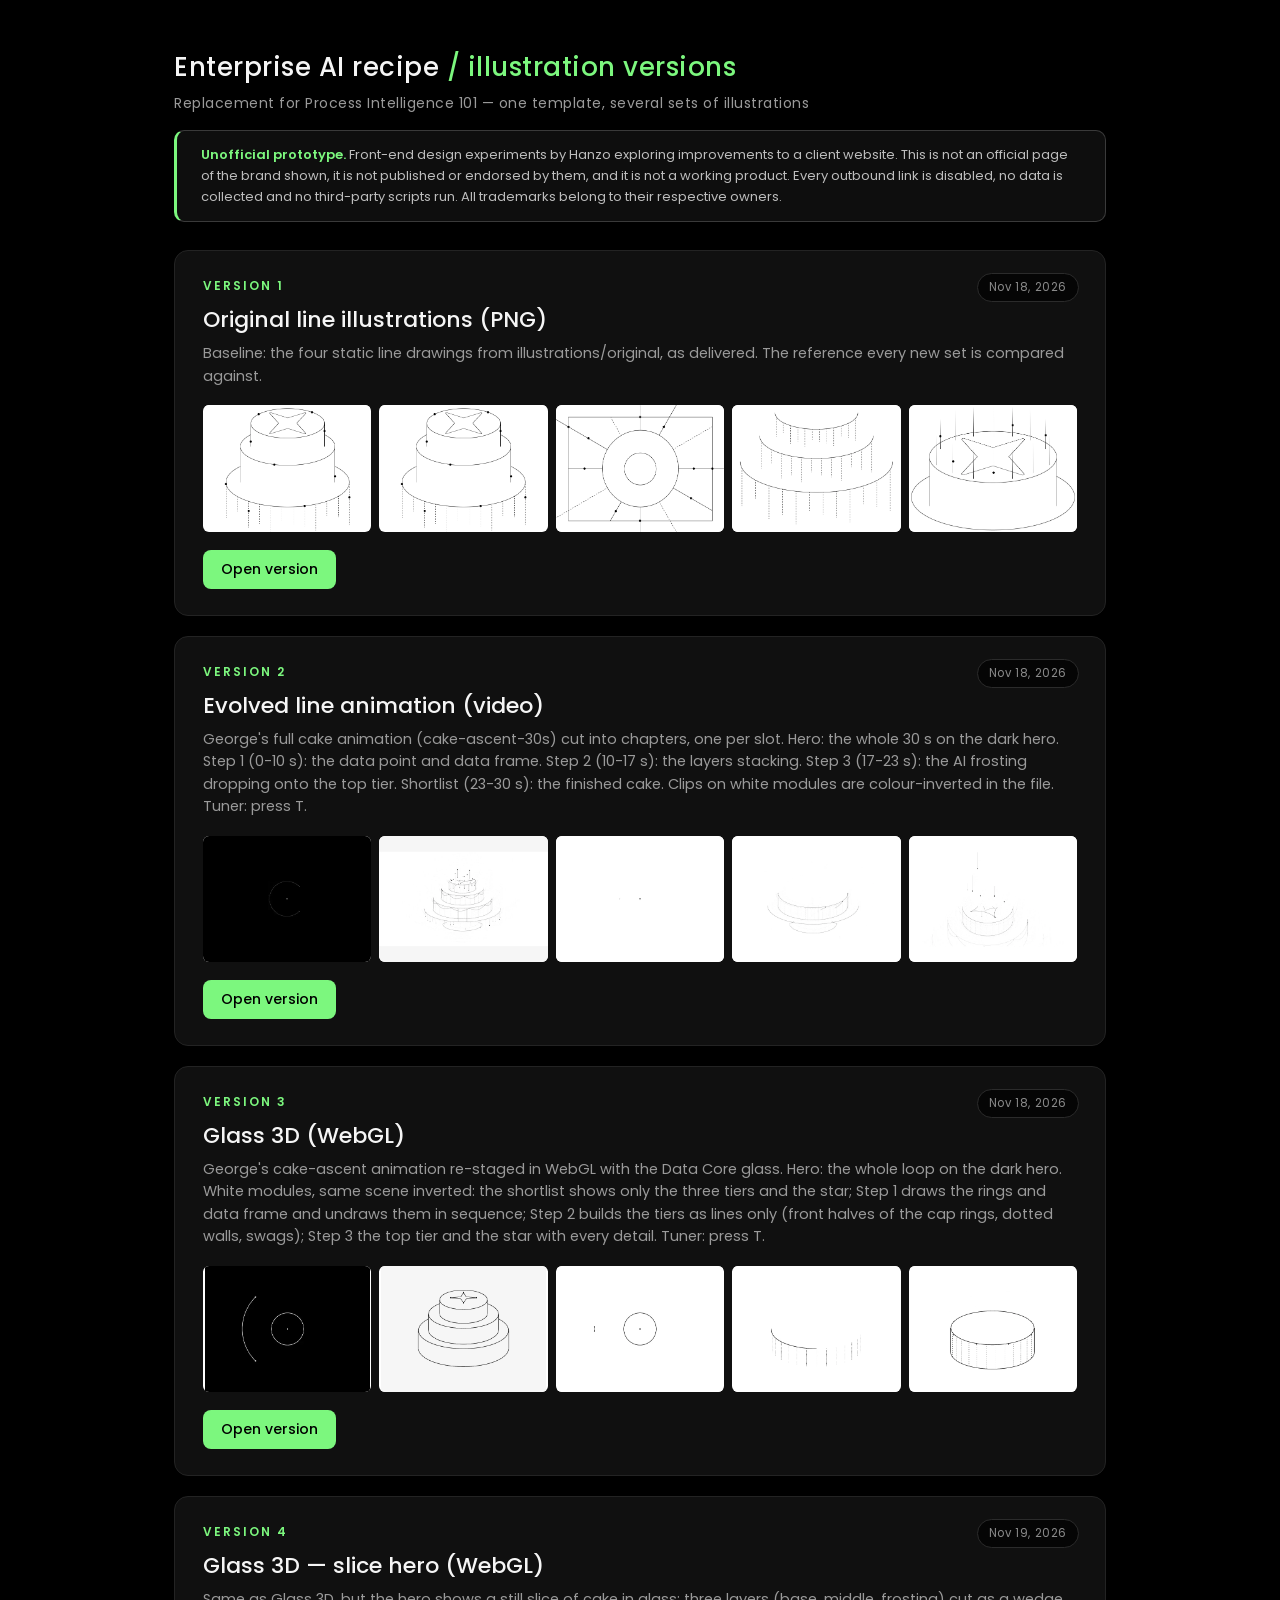
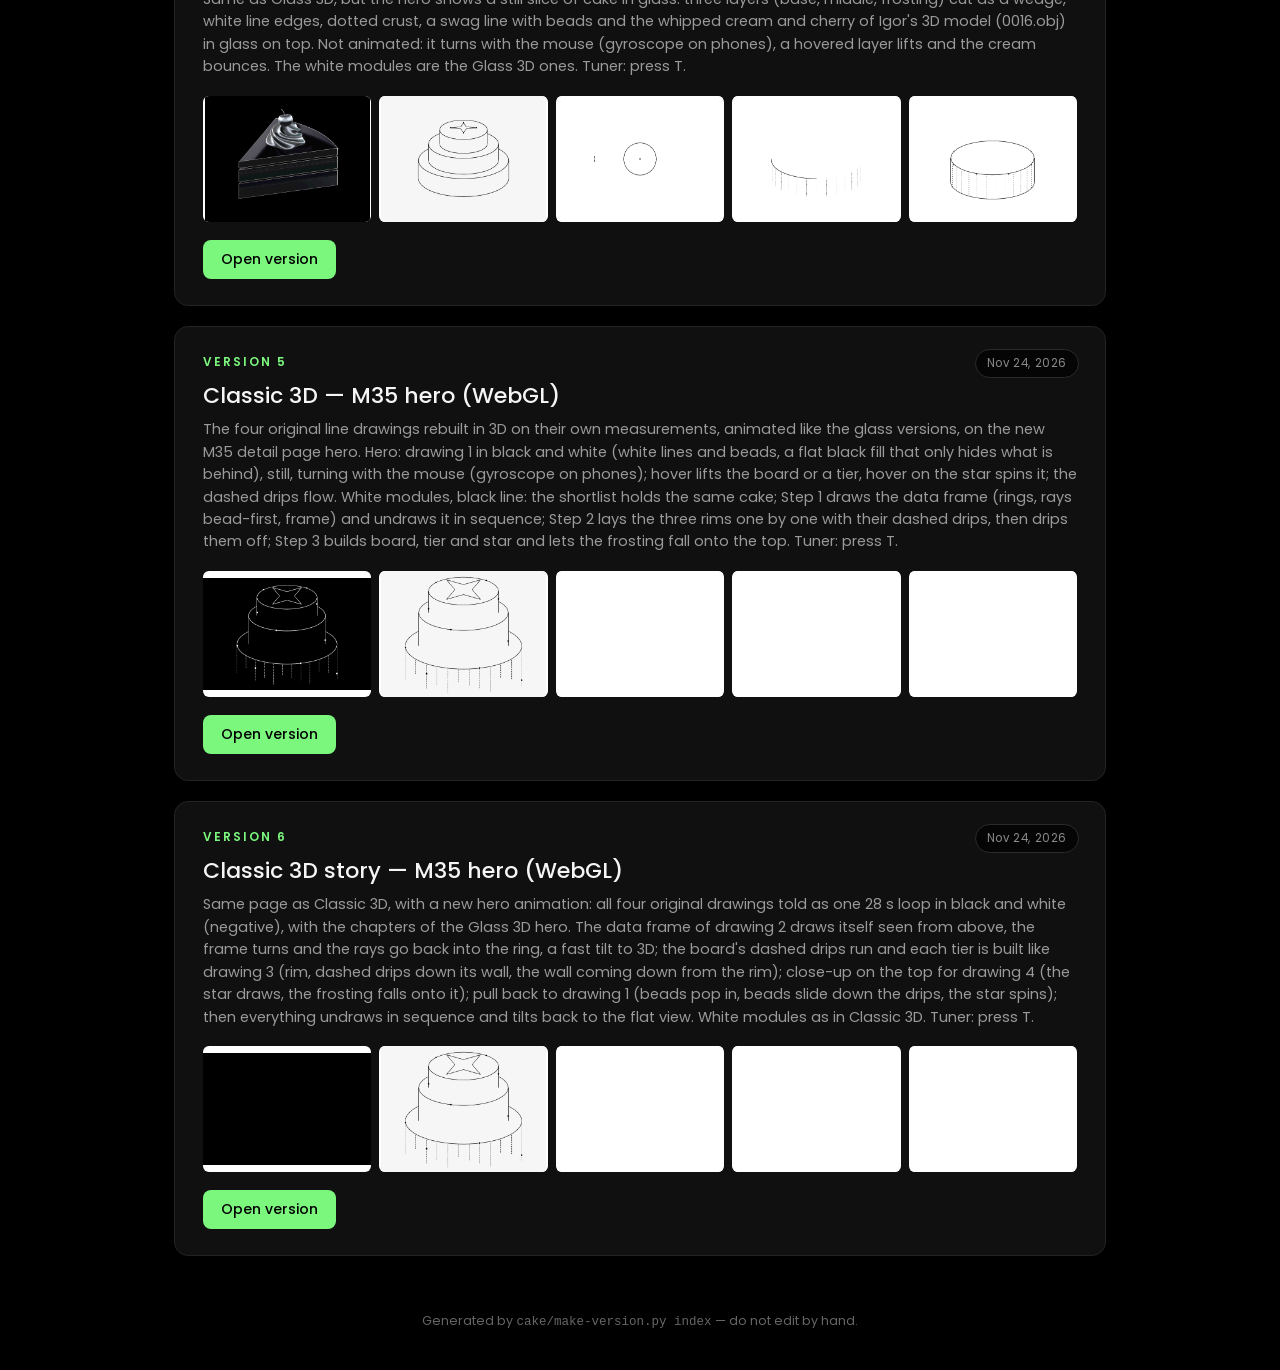
<file: index.html>
<!DOCTYPE html>
<html lang="en">
<head>
<meta charset="utf-8">
<meta name="viewport" content="width=device-width, initial-scale=1">
<meta name="robots" content="noindex,nofollow">
<title>Vibecoding prototypes — Enterprise AI recipe, illustration versions (unofficial)</title>
<meta name="description" content="Unofficial design prototypes by Hanzo. Not official pages of the brand shown, and not published or endorsed by them.">
<link rel="stylesheet" href="cake/css/poppins.css">
<style>
  :root { --bg:#000; --panel:#101010; --line:#232323; --text:#f5f5f5; --muted:#9a9a9a; --accent:#7CF77E; }
  * { box-sizing: border-box; }
  body { margin:0; background:var(--bg); color:var(--text); font-family:Poppins, ui-sans-serif, system-ui, sans-serif; min-height:100vh; display:flex; flex-direction:column; }
  header, .wrap, main { max-width:980px; margin:0 auto; width:100%; }
  header { padding:48px 24px 8px; }
  .brand { font-size:26px; font-weight:500; letter-spacing:.5px; }
  .brand small { display:block; color:var(--muted); font-size:14px; font-weight:300; margin-top:6px; }
  .wrap { padding:8px 24px 0; }
  .disclaimer { margin:0 0 4px; padding:14px 24px; border:1px solid #3a3a3a; border-left:3px solid var(--accent); border-radius:10px; background:#0e0e0e; color:#bdbdbd; font-size:13px; line-height:1.6; font-weight:300; }
  .disclaimer strong { color:var(--accent); font-weight:600; }
  main { padding:24px; display:grid; gap:20px; }
  .exp { position:relative; border:1px solid var(--line); background:var(--panel); border-radius:14px; padding:26px 28px; transition:border-color .2s ease, transform .2s ease; }
  .exp:hover { border-color:#3a3a3a; transform:translateY(-2px); }
  .exp .date { position:absolute; top:22px; right:26px; padding:5px 11px; border:1px solid #2b2b2b; border-radius:999px; background:#050505; color:#8a8a8a; font-size:11.5px; letter-spacing:.6px; white-space:nowrap; }
  @media (max-width:560px) { .exp .date { position:static; display:inline-block; margin-bottom:10px; } }
  .exp .num { color:var(--accent); font-size:12px; font-weight:600; letter-spacing:2px; text-transform:uppercase; }
  .exp h2 { margin:8px 0 6px; font-size:22px; font-weight:500; }
  .exp p { margin:0 0 18px; color:var(--muted); font-size:14.5px; line-height:1.55; font-weight:300; }
  .thumbs { display:grid; grid-template-columns:repeat(5, minmax(0,1fr)); gap:8px; margin:0 0 18px; }
  .thumbs figure { margin:0; background:#fff; border-radius:6px; aspect-ratio:4/3; overflow:hidden; }
  .thumbs img, .thumbs video { width:100%; height:100%; object-fit:contain; display:block; }
  .thumbs video { object-fit:cover; }
  .thumbs figcaption { display:none; }
  .links { display:flex; flex-wrap:wrap; gap:10px; }
  .links a { display:inline-block; padding:9px 18px; border-radius:8px; background:var(--accent); color:#000; text-decoration:none; font-size:14px; font-weight:500; }
  .links a:hover { filter:brightness(1.12); }
  .links a.alt { background:transparent; color:var(--text); border:1px solid var(--line); }
  .links a.alt:hover { border-color:var(--accent); color:var(--accent); }
  footer { margin-top:auto; padding:32px 24px 40px; text-align:center; color:#666; font-size:12.5px; font-weight:300; }
</style>
</head>
<body>
<header>
  <div class="brand">Enterprise AI recipe <span style="color:var(--accent)">/ illustration versions</span>
    <small>Replacement for Process Intelligence 101 — one template, several sets of illustrations</small>
  </div>
</header>
<div class="wrap">
  <p class="disclaimer"><strong>Unofficial prototype.</strong> Front-end design experiments by Hanzo exploring
  improvements to a client website. This is not an official page of the brand shown, it is not published or
  endorsed by them, and it is not a working product. Every outbound link is disabled, no data is collected and
  no third-party scripts run. All trademarks belong to their respective owners.</p>
</div>
<main>
  <article class="exp">
    <span class="date">Nov 18, 2026</span>
    <div class="num">Version 1</div>
    <h2>Original line illustrations (PNG)</h2>
    <p>Baseline: the four static line drawings from illustrations/original, as delivered. The reference every new set is compared against.</p>
    <div class="thumbs"><figure><img src="cake/versions/original-png/webp/hero.webp" alt="" loading="lazy"><figcaption>hero</figcaption></figure><figure><img src="cake/versions/original-png/webp/shortlist.webp" alt="" loading="lazy"><figcaption>shortlist</figcaption></figure><figure><img src="cake/versions/original-png/webp/step-1.webp" alt="" loading="lazy"><figcaption>step-1</figcaption></figure><figure><img src="cake/versions/original-png/webp/step-2.webp" alt="" loading="lazy"><figcaption>step-2</figcaption></figure><figure><img src="cake/versions/original-png/webp/step-3.webp" alt="" loading="lazy"><figcaption>step-3</figcaption></figure></div>
    <div class="links"><a href="cake/versions/original-png/index.html" target="_blank" rel="noopener">Open version</a></div>
  </article>
  <article class="exp">
    <span class="date">Nov 18, 2026</span>
    <div class="num">Version 2</div>
    <h2>Evolved line animation (video)</h2>
    <p>George&#x27;s full cake animation (cake-ascent-30s) cut into chapters, one per slot. Hero: the whole 30 s on the dark hero. Step 1 (0-10 s): the data point and data frame. Step 2 (10-17 s): the layers stacking. Step 3 (17-23 s): the AI frosting dropping onto the top tier. Shortlist (23-30 s): the finished cake. Clips on white modules are colour-inverted in the file. Tuner: press T.</p>
    <div class="thumbs"><figure><img src="cake/versions/evolved-video/webp/hero.webp" alt="" loading="lazy"><figcaption>hero</figcaption></figure><figure><img src="cake/versions/evolved-video/webp/shortlist.webp" alt="" loading="lazy"><figcaption>shortlist</figcaption></figure><figure><img src="cake/versions/evolved-video/webp/step-1.webp" alt="" loading="lazy"><figcaption>step-1</figcaption></figure><figure><img src="cake/versions/evolved-video/webp/step-2.webp" alt="" loading="lazy"><figcaption>step-2</figcaption></figure><figure><img src="cake/versions/evolved-video/webp/step-3.webp" alt="" loading="lazy"><figcaption>step-3</figcaption></figure></div>
    <div class="links"><a href="cake/versions/evolved-video/index.html" target="_blank" rel="noopener">Open version</a></div>
  </article>
  <article class="exp">
    <span class="date">Nov 18, 2026</span>
    <div class="num">Version 3</div>
    <h2>Glass 3D (WebGL)</h2>
    <p>George&#x27;s cake-ascent animation re-staged in WebGL with the Data Core glass. Hero: the whole loop on the dark hero. White modules, same scene inverted: the shortlist shows only the three tiers and the star; Step 1 draws the rings and data frame and undraws them in sequence; Step 2 builds the tiers as lines only (front halves of the cap rings, dotted walls, swags); Step 3 the top tier and the star with every detail. Tuner: press T.</p>
    <div class="thumbs"><figure><img src="cake/versions/glass-3d/webp/hero.webp" alt="" loading="lazy"><figcaption>hero</figcaption></figure><figure><img src="cake/versions/glass-3d/webp/shortlist.webp" alt="" loading="lazy"><figcaption>shortlist</figcaption></figure><figure><img src="cake/versions/glass-3d/webp/step-1.webp" alt="" loading="lazy"><figcaption>step-1</figcaption></figure><figure><img src="cake/versions/glass-3d/webp/step-2.webp" alt="" loading="lazy"><figcaption>step-2</figcaption></figure><figure><img src="cake/versions/glass-3d/webp/step-3.webp" alt="" loading="lazy"><figcaption>step-3</figcaption></figure></div>
    <div class="links"><a href="cake/versions/glass-3d/index.html" target="_blank" rel="noopener">Open version</a></div>
  </article>
  <article class="exp">
    <span class="date">Nov 19, 2026</span>
    <div class="num">Version 4</div>
    <h2>Glass 3D — slice hero (WebGL)</h2>
    <p>Same as Glass 3D, but the hero shows a still slice of cake in glass: three layers (base, middle, frosting) cut as a wedge, white line edges, dotted crust, a swag line with beads and the whipped cream and cherry of Igor&#x27;s 3D model (0016.obj) in glass on top. Not animated: it turns with the mouse (gyroscope on phones), a hovered layer lifts and the cream bounces. The white modules are the Glass 3D ones. Tuner: press T.</p>
    <div class="thumbs"><figure><img src="cake/versions/glass-3d-slice/webp/hero.webp" alt="" loading="lazy"><figcaption>hero</figcaption></figure><figure><img src="cake/versions/glass-3d-slice/webp/shortlist.webp" alt="" loading="lazy"><figcaption>shortlist</figcaption></figure><figure><img src="cake/versions/glass-3d-slice/webp/step-1.webp" alt="" loading="lazy"><figcaption>step-1</figcaption></figure><figure><img src="cake/versions/glass-3d-slice/webp/step-2.webp" alt="" loading="lazy"><figcaption>step-2</figcaption></figure><figure><img src="cake/versions/glass-3d-slice/webp/step-3.webp" alt="" loading="lazy"><figcaption>step-3</figcaption></figure></div>
    <div class="links"><a href="cake/versions/glass-3d-slice/index.html" target="_blank" rel="noopener">Open version</a></div>
  </article>
  <article class="exp">
    <span class="date">Nov 24, 2026</span>
    <div class="num">Version 5</div>
    <h2>Classic 3D — M35 hero (WebGL)</h2>
    <p>The four original line drawings rebuilt in 3D on their own measurements, animated like the glass versions, on the new M35 detail page hero. Hero: drawing 1 in black and white (white lines and beads, a flat black fill that only hides what is behind), still, turning with the mouse (gyroscope on phones); hover lifts the board or a tier, hover on the star spins it; the dashed drips flow. White modules, black line: the shortlist holds the same cake; Step 1 draws the data frame (rings, rays bead-first, frame) and undraws it in sequence; Step 2 lays the three rims one by one with their dashed drips, then drips them off; Step 3 builds board, tier and star and lets the frosting fall onto the top. Tuner: press T.</p>
    <div class="thumbs"><figure><img src="cake/versions/classic-3d/webp/hero.webp" alt="" loading="lazy"><figcaption>hero</figcaption></figure><figure><img src="cake/versions/classic-3d/webp/shortlist.webp" alt="" loading="lazy"><figcaption>shortlist</figcaption></figure><figure><img src="cake/versions/classic-3d/webp/step-1.webp" alt="" loading="lazy"><figcaption>step-1</figcaption></figure><figure><img src="cake/versions/classic-3d/webp/step-2.webp" alt="" loading="lazy"><figcaption>step-2</figcaption></figure><figure><img src="cake/versions/classic-3d/webp/step-3.webp" alt="" loading="lazy"><figcaption>step-3</figcaption></figure></div>
    <div class="links"><a href="cake/versions/classic-3d/index.html" target="_blank" rel="noopener">Open version</a></div>
  </article>
  <article class="exp">
    <span class="date">Nov 24, 2026</span>
    <div class="num">Version 6</div>
    <h2>Classic 3D story — M35 hero (WebGL)</h2>
    <p>Same page as Classic 3D, with a new hero animation: all four original drawings told as one 28 s loop in black and white (negative), with the chapters of the Glass 3D hero. The data frame of drawing 2 draws itself seen from above, the frame turns and the rays go back into the ring, a fast tilt to 3D; the board&#x27;s dashed drips run and each tier is built like drawing 3 (rim, dashed drips down its wall, the wall coming down from the rim); close-up on the top for drawing 4 (the star draws, the frosting falls onto it); pull back to drawing 1 (beads pop in, beads slide down the drips, the star spins); then everything undraws in sequence and tilts back to the flat view. White modules as in Classic 3D. Tuner: press T.</p>
    <div class="thumbs"><figure><img src="cake/versions/classic-3d-story/webp/hero.webp" alt="" loading="lazy"><figcaption>hero</figcaption></figure><figure><img src="cake/versions/classic-3d-story/webp/shortlist.webp" alt="" loading="lazy"><figcaption>shortlist</figcaption></figure><figure><img src="cake/versions/classic-3d-story/webp/step-1.webp" alt="" loading="lazy"><figcaption>step-1</figcaption></figure><figure><img src="cake/versions/classic-3d-story/webp/step-2.webp" alt="" loading="lazy"><figcaption>step-2</figcaption></figure><figure><img src="cake/versions/classic-3d-story/webp/step-3.webp" alt="" loading="lazy"><figcaption>step-3</figcaption></figure></div>
    <div class="links"><a href="cake/versions/classic-3d-story/index.html" target="_blank" rel="noopener">Open version</a></div>
  </article>
</main>
<footer>Generated by <code>cake/make-version.py index</code> — do not edit by hand.</footer>
</body>
</html>
</file>
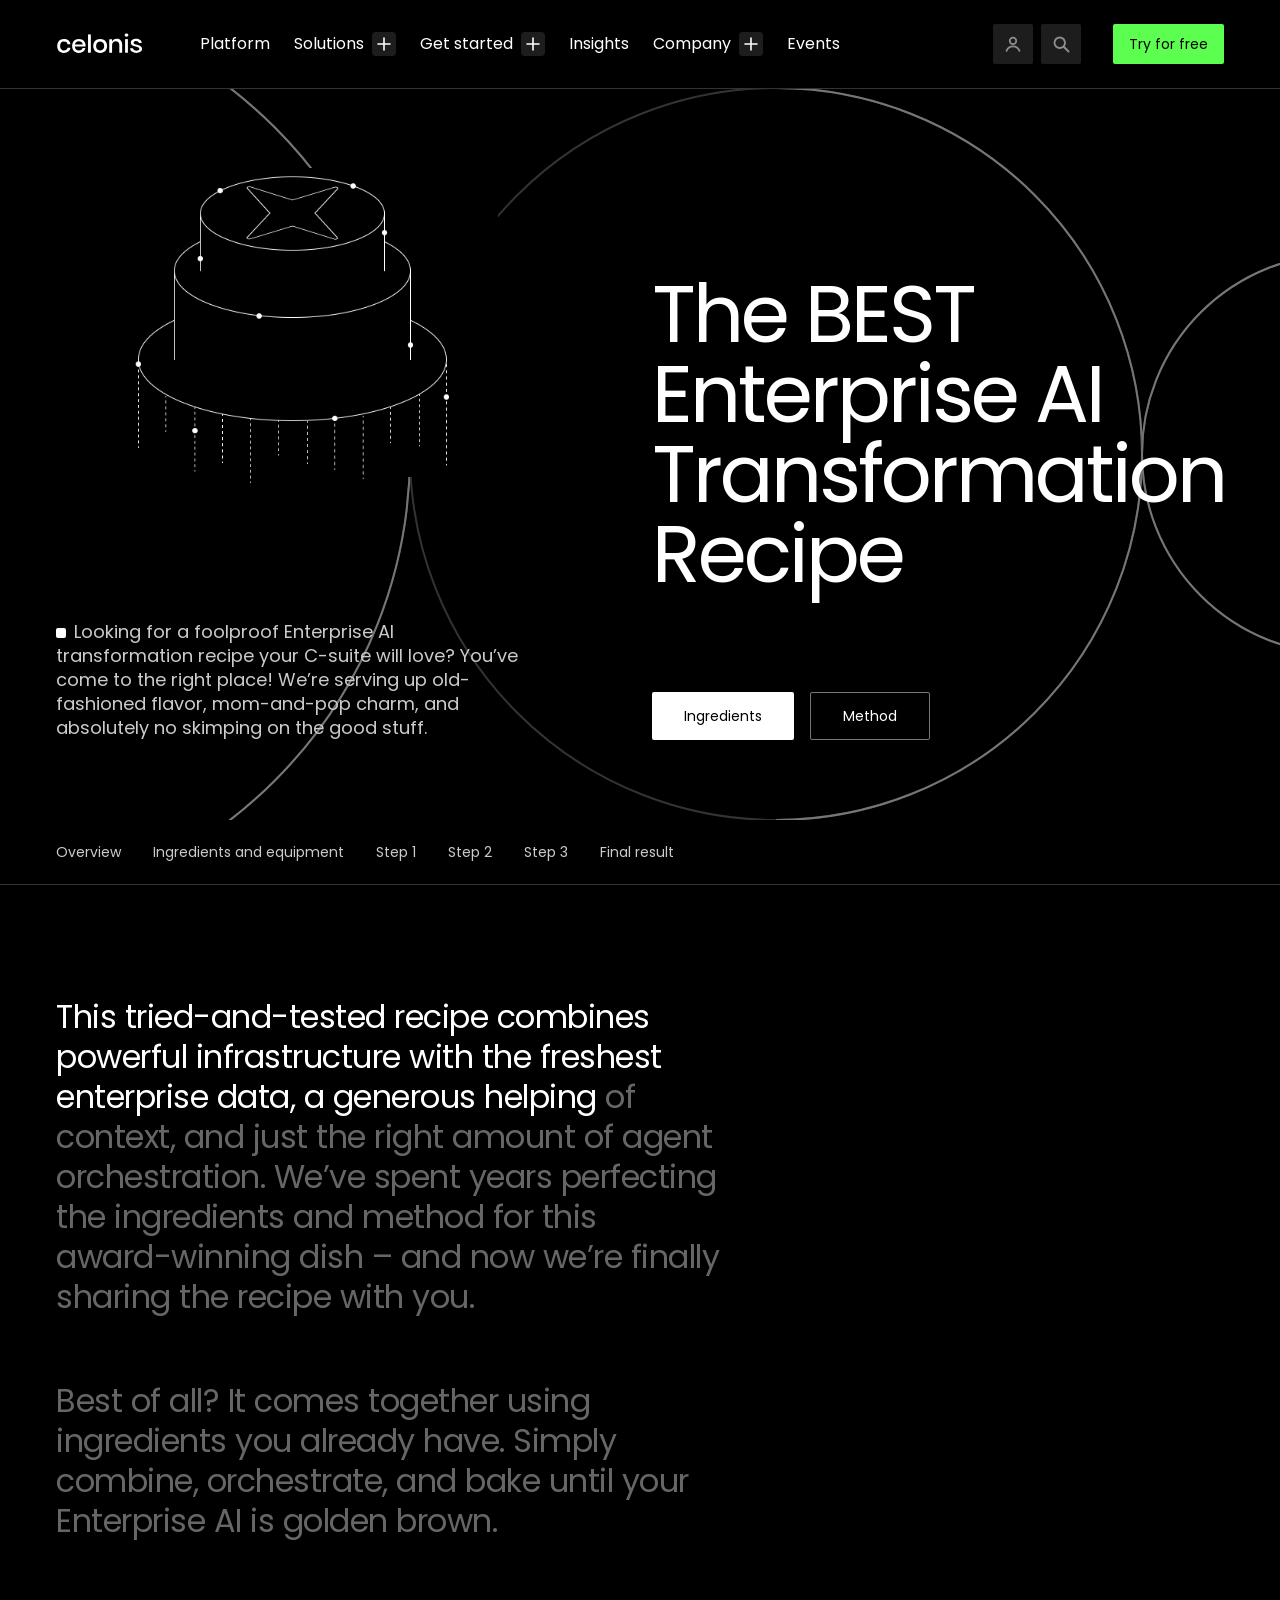
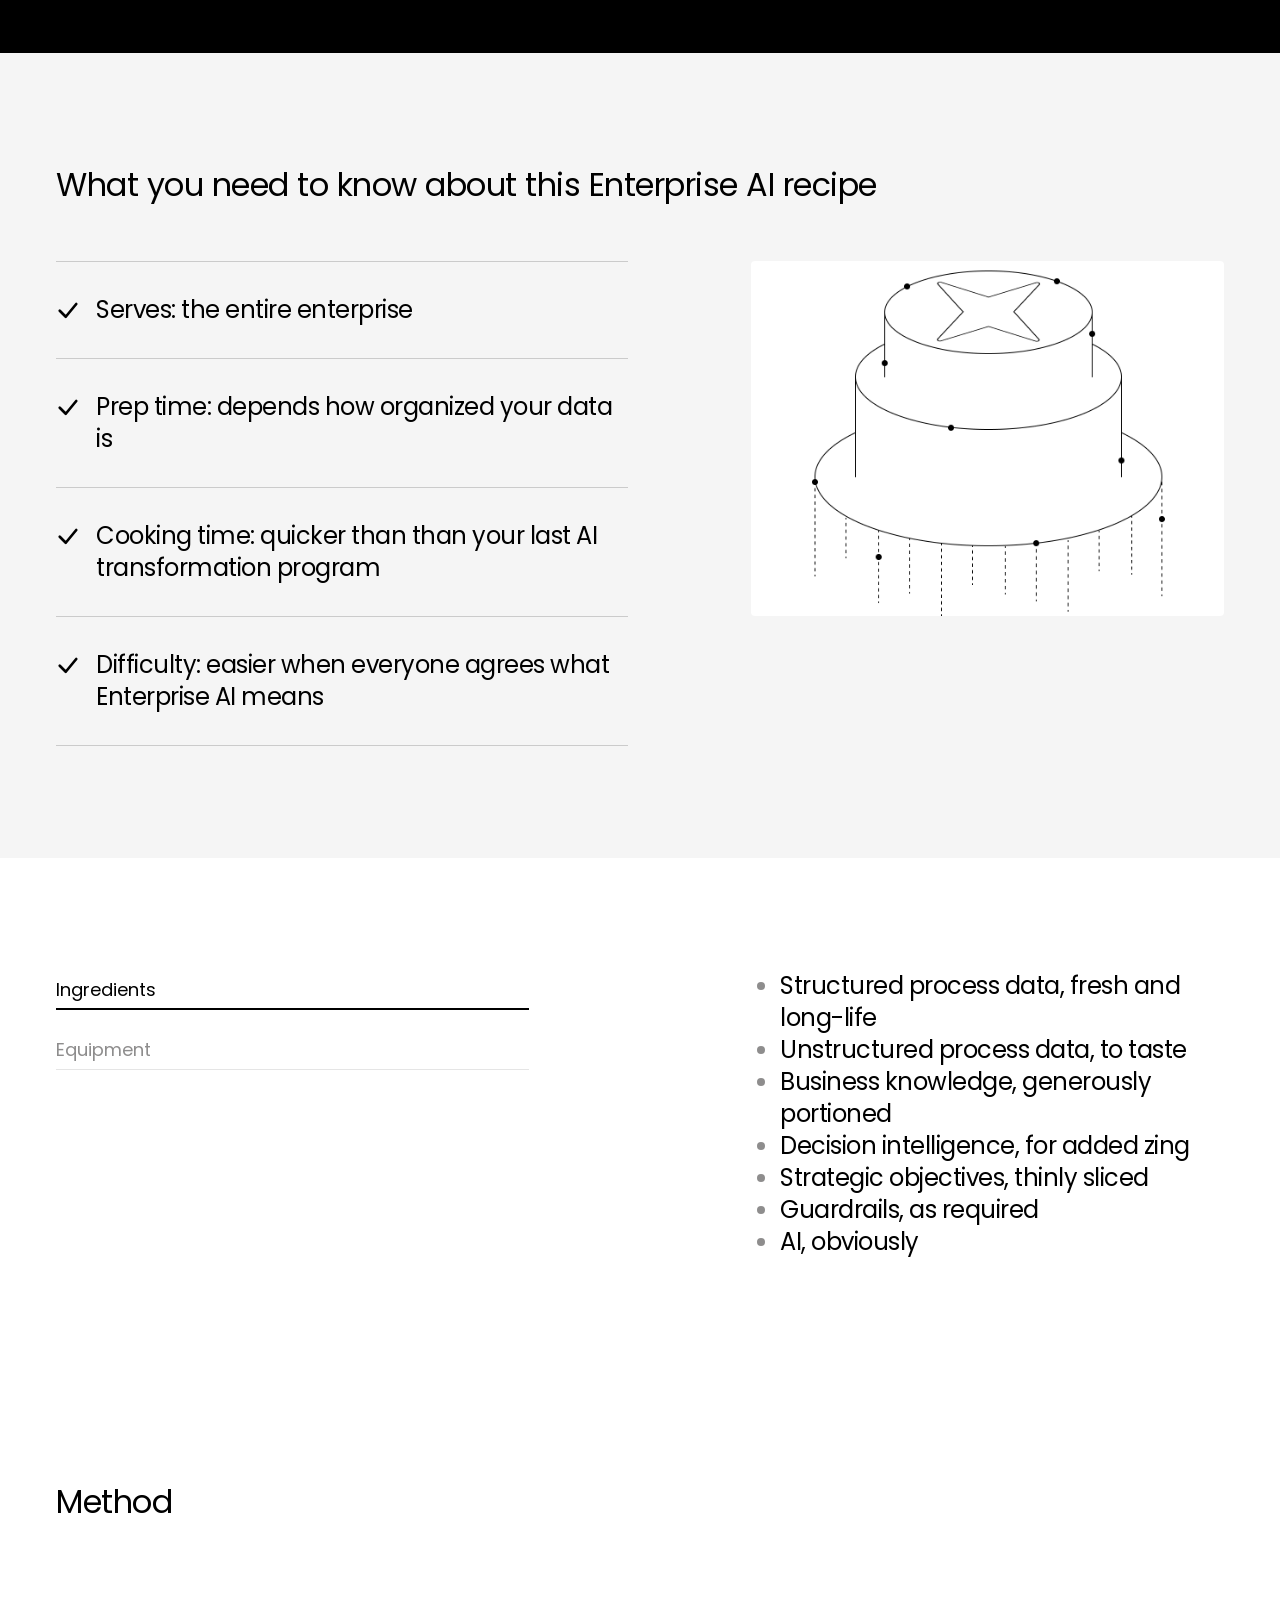
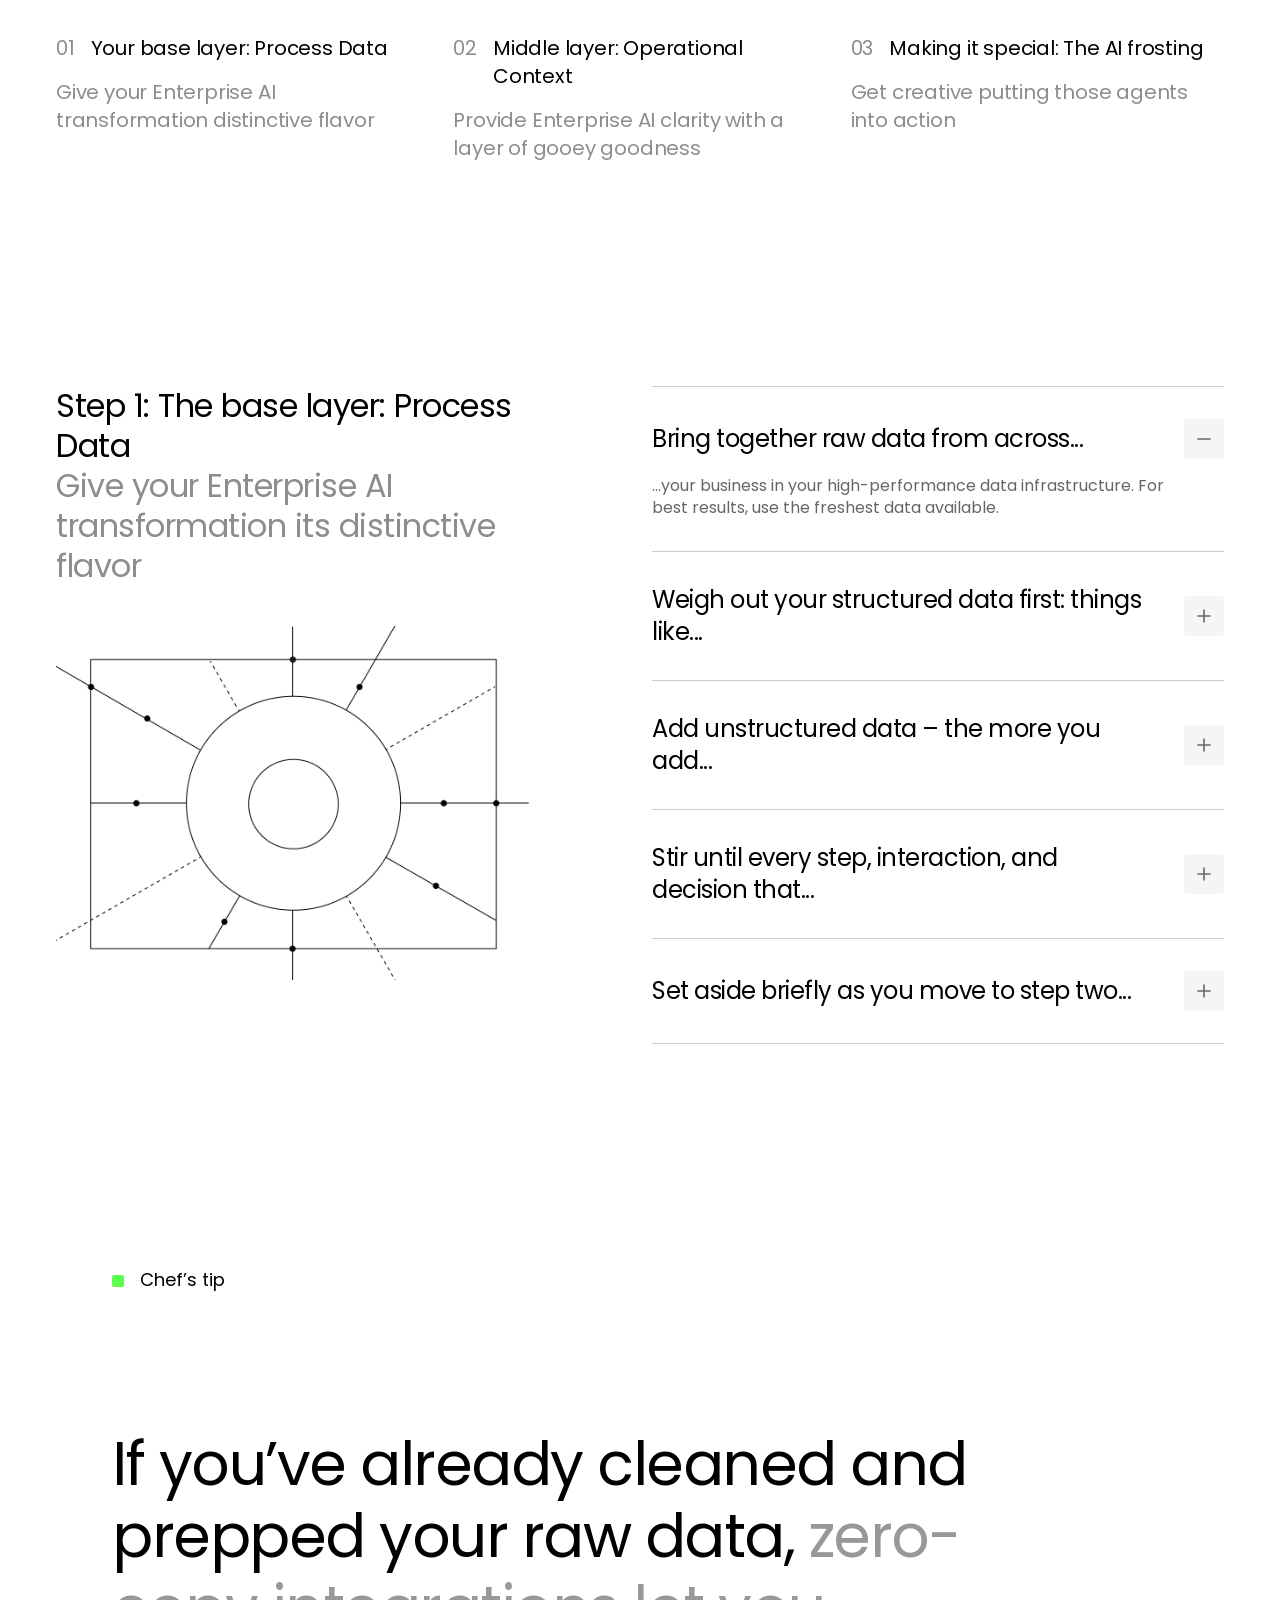
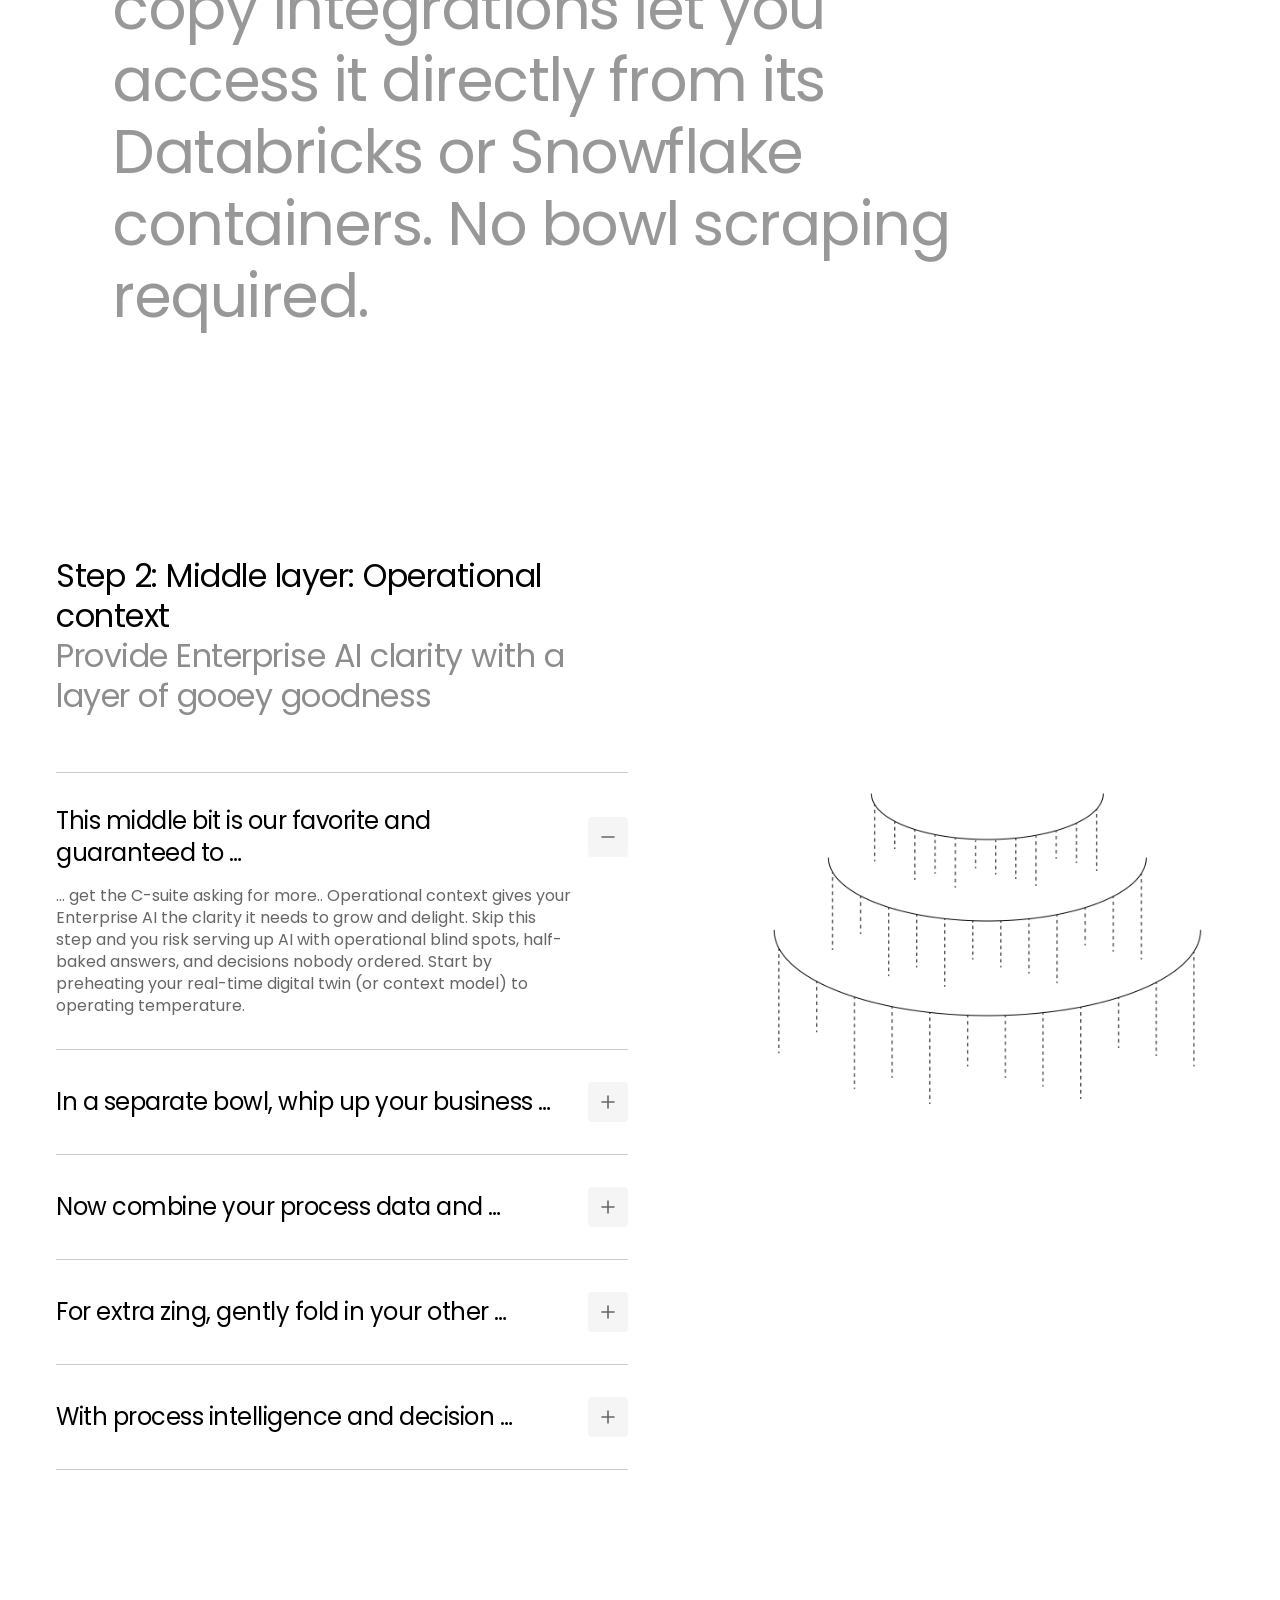
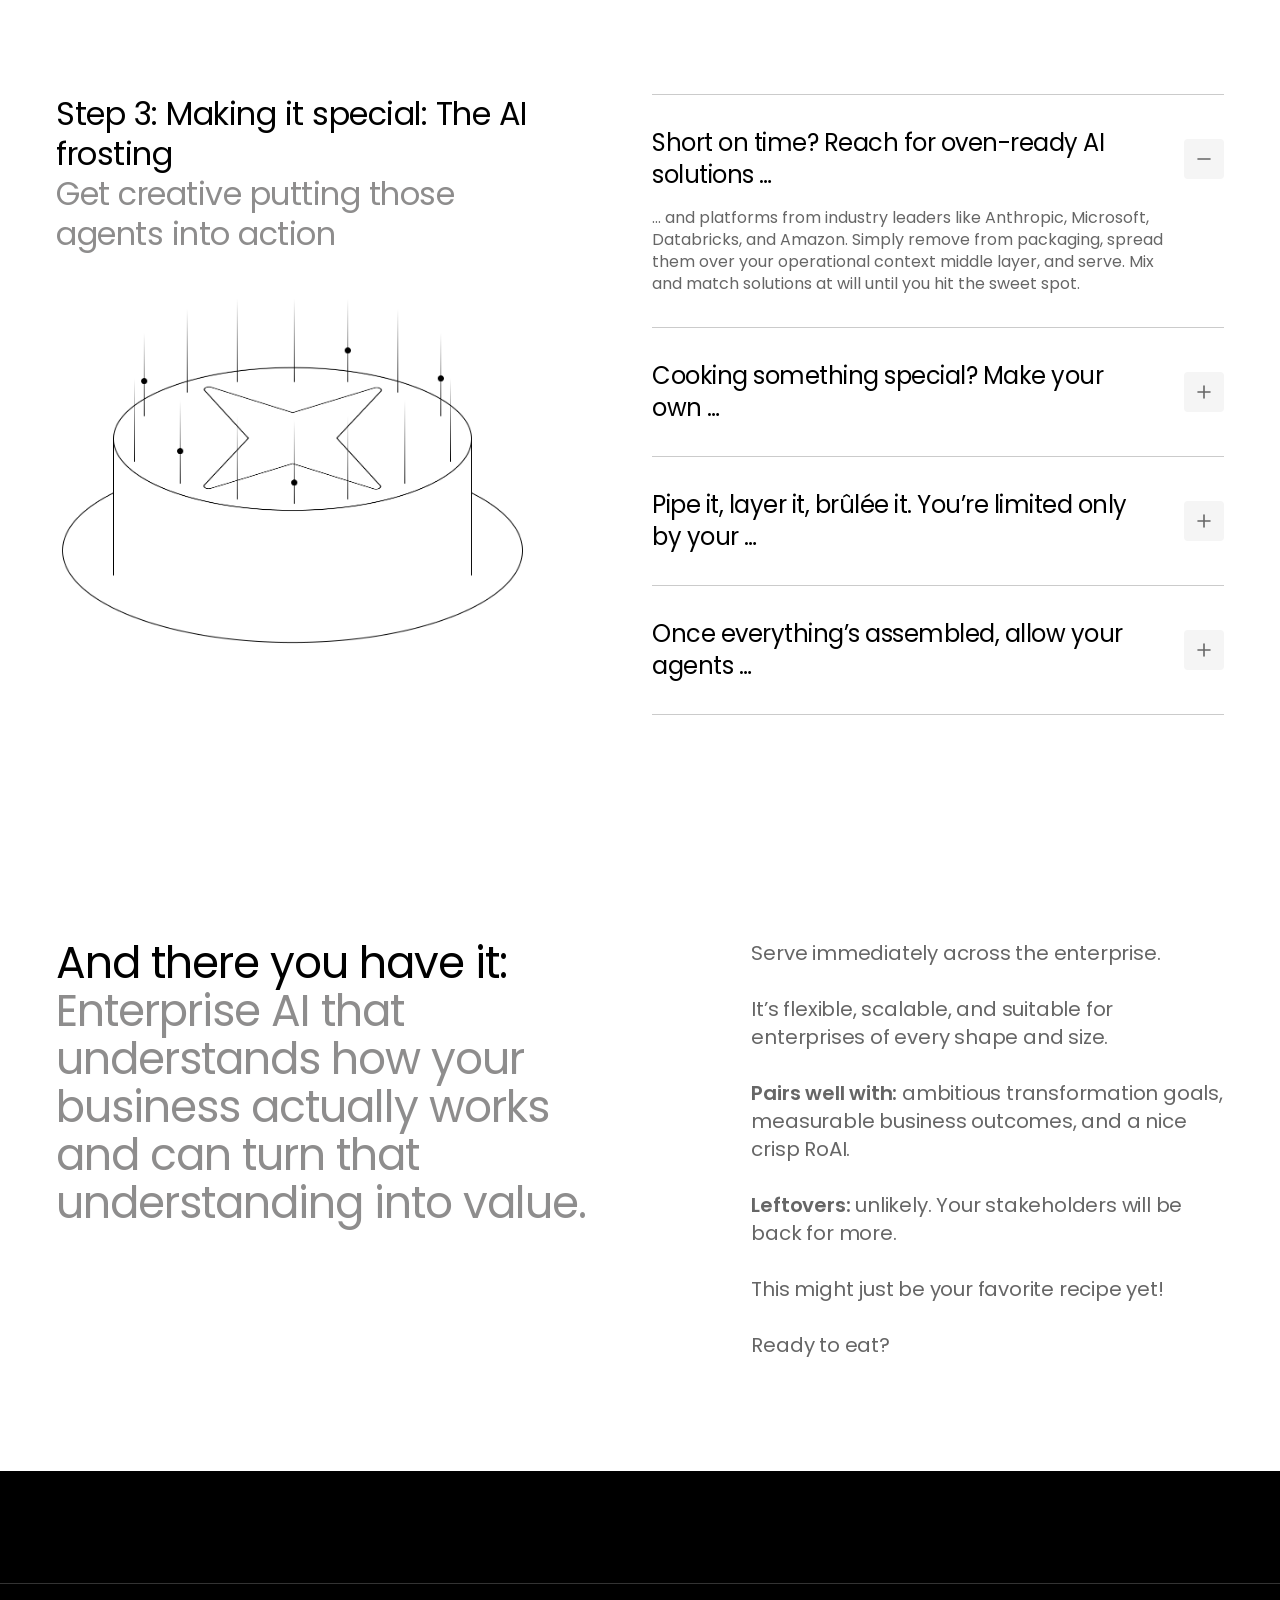
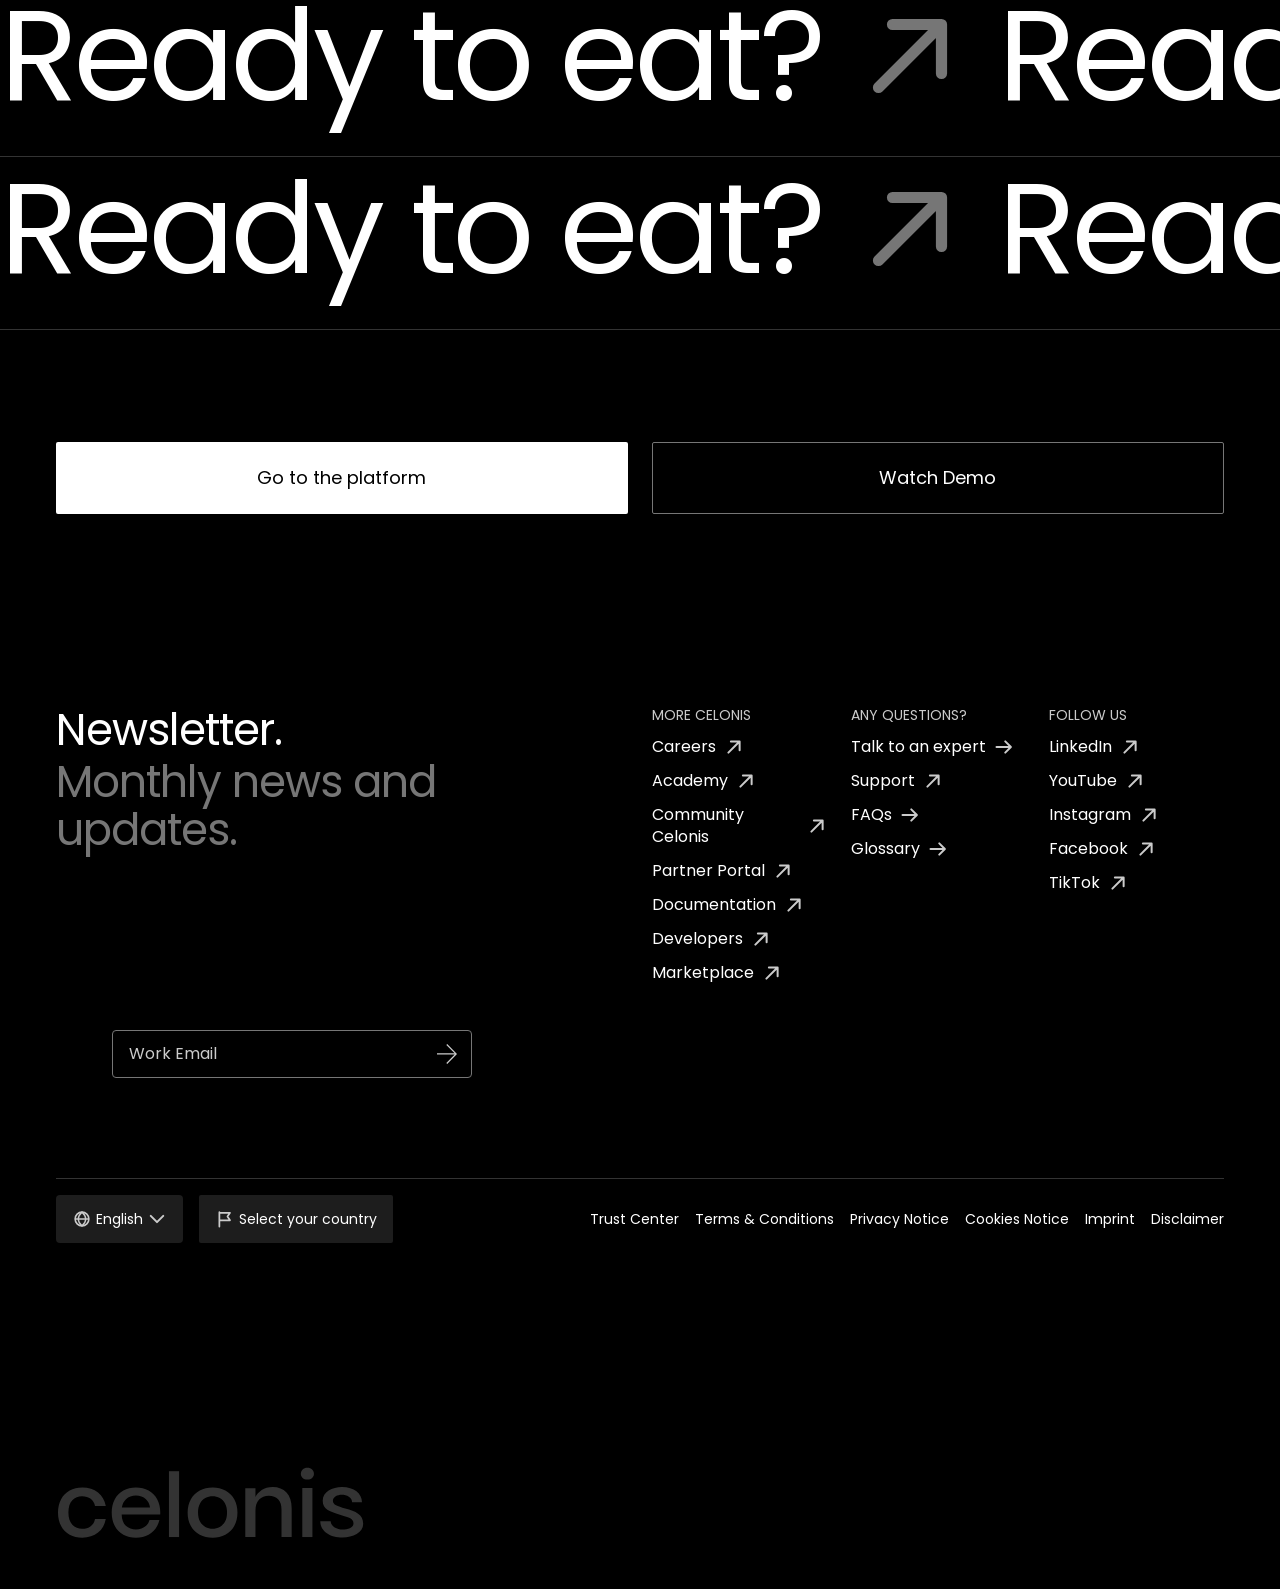
<file: cake/index.html>
<!DOCTYPE html>

<html lang="en">
<head>
<meta charset="utf-8"/>
<meta content="width=device-width, initial-scale=1" name="viewport"/>
<meta content="noindex,nofollow" name="robots"/>
<title>Vibecoding prototype - Enterprise AI recipe page (unofficial)</title>
<meta content="Unofficial design prototype by Hanzo. Not an official page of the brand shown, and not published or endorsed by them." name="description"/>
<link href="css/styles.css" rel="stylesheet"/>
<link href="css/header.css" rel="stylesheet"/>
<link href="css/secondary-hero.css" rel="stylesheet"/>
<link href="css/anchor-secondary-menu.css" rel="stylesheet"/>
<link href="css/text-only.css" rel="stylesheet"/>
<link href="css/title.css" rel="stylesheet"/>
<link href="css/collapse-expand.css" rel="stylesheet"/>
<link href="css/quotes.css" rel="stylesheet"/>
<link href="css/basic-module.css" rel="stylesheet"/>
<link href="css/question.css" rel="stylesheet"/>
<link href="css/link-with-arrow.css" rel="stylesheet"/>
<link href="css/pnf.css" rel="stylesheet"/>
<link href="css/footer.css" rel="stylesheet"/>
<link href="css/lazy-styles.css" rel="stylesheet"/>
<link href="css/poppins.css" rel="stylesheet"/>
<link href="css/inert-form.css?v=2" rel="stylesheet"/>
<link href="css/page-shell.css" rel="stylesheet"/>
<link href="css/cake.css?v=1" rel="stylesheet"/>
</head>
<body class="appear"><div class="page-shell">
<header class="header-wrapper"><div class="header block" data-block-name="header" data-block-status="loaded"><div><div></div></div><div class="nav-wrapper dark-base-theme"><nav id="nav"><div class="section nav-brand" data-section-status="loaded" style="">
<div class="default-content-wrapper"><p class=""><a href="#" title="Home"><span aria-hidden="true" class="icon icon-logo svg-icon" focusable="false"><svg aria-hidden="true" xmlns="http://www.w3.org/2000/svg"><use href="#logo"></use></svg></span></a></p></div></div><div class="section nav-menu" data-section-status="loaded" style="">
<div class="default-content-wrapper"><ul class="main-nav"><li class="search-link">
<a href="#">
<span>Search</span>
</a>
</li>
<li><a href="#" title="Platform"><span>Platform</span></a></li>
<li class="nav-drop"><button aria-controls="solutions" aria-expanded="false" aria-haspopup="true">Solutions<span class="icon-only icon-only-xsmall">
<span class="icon icon-icon-plus svg-icon"><svg aria-hidden="true" xmlns="http://www.w3.org/2000/svg"><use href="#icon-plus"></use></svg></span>
</span><span class="icon-only icon-only-xsmall">
<span class="icon icon-icon-minus svg-icon"><svg aria-hidden="true" xmlns="http://www.w3.org/2000/svg"><use href="#icon-minus"></use></svg></span>
</span></button><ul id="solutions">
<li class="header-section-get-started"><a href="#" title="Success stories"><span>Success stories</span></a><span class="icon-only dark-base-theme icon-only-medium">
<span class="icon icon-icon-arrow-right svg-icon"><svg aria-hidden="true" xmlns="http://www.w3.org/2000/svg"><use href="#icon-arrow-right"></use></svg></span>
</span></li>
<li class="empty-column"></li><li class="header-section-solutions">By transformation
          <ul>
<li><a href="#" title="Enterprise AI"><span>Enterprise AI</span></a></li>
<li><a href="#" title="Supply Chain"><span>Supply Chain</span></a></li>
<li><a href="#" title="Enterprise IT Modernization"><span>Enterprise IT Modernization</span></a></li>
<li><a href="#" title="All transformations"><span>All transformations</span></a></li>
</ul>
</li>
<li class="header-section-solutions">By Function
          <ul>
<li><a href="#" title="Process Excellence"><span>Process Excellence</span></a></li>
<li><a href="#" title="Finance and Shared Services"><span>Finance and Shared Services</span></a></li>
<li><a href="#" title="Customer Experience"><span>Customer Experience</span></a></li>
<li><a href="#" title="Sustainability"><span>Sustainability</span></a></li>
<li><a href="#" title="All functions"><span>All functions</span></a></li>
</ul>
</li>
<li class="header-section-solutions">By Industry
          <ul>
<li><a href="#" title="Banking"><span>Banking</span></a></li>
<li><a href="#" title="Manufacturing"><span>Manufacturing</span></a></li>
<li><a href="#" title="Automotive"><span>Automotive</span></a></li>
<li><a href="#" title="Life Sciences and Pharma"><span>Life Sciences and Pharma</span></a></li>
<li><a href="#" title="All industries"><span>All industries</span></a></li>
</ul>
</li>
</ul>
</li>
<li class="nav-drop"><button aria-controls="get-started" aria-expanded="false" aria-haspopup="true">Get started<span class="icon-only icon-only-xsmall">
<span class="icon icon-icon-plus svg-icon"><svg aria-hidden="true" xmlns="http://www.w3.org/2000/svg"><use href="#icon-plus"></use></svg></span>
</span><span class="icon-only icon-only-xsmall">
<span class="icon icon-icon-minus svg-icon"><svg aria-hidden="true" xmlns="http://www.w3.org/2000/svg"><use href="#icon-minus"></use></svg></span>
</span></button><ul id="get-started">
<li class="header-section-get-started"><a href="#" title="Become a Customer"><span>Become a Customer</span></a><span class="icon-only dark-base-theme icon-only-medium">
<span class="icon icon-icon-arrow-right svg-icon"><svg aria-hidden="true" xmlns="http://www.w3.org/2000/svg"><use href="#icon-arrow-right"></use></svg></span>
</span></li>
<li class="header-section-get-started"><a href="#" title="Become a Partner"><span>Become a Partner</span></a><span class="icon-only dark-base-theme icon-only-medium">
<span class="icon icon-icon-arrow-right svg-icon"><svg aria-hidden="true" xmlns="http://www.w3.org/2000/svg"><use href="#icon-arrow-right"></use></svg></span>
</span></li>
</ul>
</li>
<li><a href="#" title="Insights"><span>Insights</span></a></li>
<li class="nav-drop"><button aria-controls="company" aria-expanded="false" aria-haspopup="true">Company<span class="icon-only icon-only-xsmall">
<span class="icon icon-icon-plus svg-icon"><svg aria-hidden="true" xmlns="http://www.w3.org/2000/svg"><use href="#icon-plus"></use></svg></span>
</span><span class="icon-only icon-only-xsmall">
<span class="icon icon-icon-minus svg-icon"><svg aria-hidden="true" xmlns="http://www.w3.org/2000/svg"><use href="#icon-minus"></use></svg></span>
</span></button><ul id="company">
<li class="header-section-get-started"><a href="#" title="About us"><span>About us</span></a><span class="icon-only dark-base-theme icon-only-medium">
<span class="icon icon-icon-arrow-right svg-icon"><svg aria-hidden="true" xmlns="http://www.w3.org/2000/svg"><use href="#icon-arrow-right"></use></svg></span>
</span></li>
<li class="header-section-get-started"><a href="#" title="Our programs"><span>Our programs</span></a><span class="icon-only dark-base-theme icon-only-medium">
<span class="icon icon-icon-arrow-right svg-icon"><svg aria-hidden="true" xmlns="http://www.w3.org/2000/svg"><use href="#icon-arrow-right"></use></svg></span>
</span></li>
<li class="header-section-get-started"><a href="#" title="Contact us"><span>Contact us</span></a><span class="icon-only dark-base-theme icon-only-medium">
<span class="icon icon-icon-arrow-right svg-icon"><svg aria-hidden="true" xmlns="http://www.w3.org/2000/svg"><use href="#icon-arrow-right"></use></svg></span>
</span></li>
<li class="empty-column"></li><li class="header-section-company">Explore further
          <ul>
<li><a href="#" title="Newsroom"><span>Newsroom</span></a><br/><a href="#" title="Find all Celonis’ news"><span>Find all Celonis’ news</span></a><span class="icon-only icon-only-small">
<span class="icon icon-icon-arrow-right svg-icon"><svg aria-hidden="true" xmlns="http://www.w3.org/2000/svg"><use href="#icon-arrow-right"></use></svg></span>
</span></li>
<li><a href="#" title="Blog"><span>Blog</span></a><br/><a href="#" title="Read the latest trends and updates"><span>Read the latest trends and updates</span></a><span class="icon-only icon-only-small">
<span class="icon icon-icon-arrow-right svg-icon"><svg aria-hidden="true" xmlns="http://www.w3.org/2000/svg"><use href="#icon-arrow-right"></use></svg></span>
</span></li>
<li><a href="#" title="Careers"><span>Careers</span></a><br/><a href="#" title="Join our team"><span>Join our team</span></a><span class="icon-only icon-only-small">
<span class="icon icon-icon-arrow-up-right svg-icon"><svg aria-hidden="true" xmlns="http://www.w3.org/2000/svg"><use href="#icon-arrow-up-right"></use></svg></span>
</span></li>
</ul>
</li>
</ul>
</li>
<li><a href="#" title="Events"><span>Events</span></a></li>
</ul></div></div><div class="section nav-tools" data-section-status="loaded" style="">
<div class="default-content-wrapper"><p class="button-container"><a aria-label="Account" class="button icon-button" href="#" role="button" title="Account"><span aria-hidden="true" class="visually-hidden" focusable="false">Account</span><span class="icon icon-icon-account svg-icon"><svg aria-hidden="true" xmlns="http://www.w3.org/2000/svg"><use href="#icon-account"></use></svg></span></a></p><p class="button-container"><a aria-label="Search" class="button icon-button" href="#" role="button" title="Search"><span aria-hidden="true" class="visually-hidden" focusable="false">Search</span><span class="icon icon-icon-search svg-icon"><svg aria-hidden="true" xmlns="http://www.w3.org/2000/svg"><use href="#icon-search"></use></svg></span></a></p><p class="button-container"><em><strong><a class="button conversion small" href="#" role="button" title="Try for free"><span>Try for free</span></a></strong></em></p><div class="hamburger"><p class="button-container"><a aria-expanded="false" aria-label="Navigation menu" class="button icon-button" href="#" role="button" title="Navigation menu"><span>
</span><span class="visually-hidden">Navigation menu</span>
<span class="icon-only icon-only-medium">
<span class="icon icon-icon-menu svg-icon"><svg aria-hidden="true" xmlns="http://www.w3.org/2000/svg"><use href="#icon-menu"></use></svg></span>
</span><span class="icon-only icon-only-medium">
<span class="icon icon-icon-close svg-icon"><svg aria-hidden="true" xmlns="http://www.w3.org/2000/svg"><use href="#icon-close"></use></svg></span>
</span></a></p></div></div></div></nav></div></div></header><main class="cake-page">
<!-- M15 · Secondary hero — the site's own `secondary-hero` block (animated circles background, CSS only) -->
<div class="section secondary-hero-container" data-module="M15-Secondary-Hero" id="top">
<div class="secondary-hero-wrapper dark-base-theme">
<div>
<svg aria-hidden="true" class="secondary-hero-background dark-base-theme" viewbox="0 0 1440 732" xmlns="http://www.w3.org/2000/svg">
<g class="circle-l" transform-origin="-108 366"><circle class="circle-l-1" cx="-108" cy="366" pathlength="1" r="462"></circle><circle class="circle-l-2" cx="-108" cy="366" pathlength="1" r="462" transform-origin="-108 366"></circle></g>
<g class="circle-m" transform-origin="720 366"><circle class="circle-m-1" cx="720" cy="366" pathlength="1" r="366"></circle><circle class="circle-m-2" cx="720" cy="366" pathlength="1" r="366" transform-origin="720 366"></circle></g>
<g class="circle-s" transform-origin="1286 366"><circle class="circle-s-1" cx="1286" cy="366" pathlength="1" r="200"></circle><circle class="circle-s-2" cx="1286" cy="366" pathlength="1" r="200" transform-origin="1286 366"></circle></g>
</svg>
</div>
<div class="secondary-hero block dark-base-theme" data-block-status="loaded">
<h1 class="secondary-hero-title">The BEST Enterprise AI Transformation Recipe</h1>
<div class="secondary-hero-media cake-media-invert"><picture><img alt="Line illustration of a three-layer cake" height="824" src="img/cake-1.png" width="1078"/></picture></div>
<p class="secondary-hero-body-copy white-square">Looking for a foolproof Enterprise AI transformation recipe your C-suite will love? You’ve come to the right place! We’re serving up old-fashioned flavor, mom-and-pop charm, and absolutely no skimping on the good stuff.</p>
<div class="secondary-hero-buttons">
<a class="button" href="#ingredients" role="button"><span>Ingredients</span></a>
<a class="button secondary" href="#method" role="button"><span>Method</span></a>
</div>
</div>
</div>
</div>
<!-- M03 · Anchor secondary menu (site block) -->
<div class="anchor-secondary-menu-wrapper dark-base-theme" data-module="M03-Anchor-secondary-menu">
<div class="anchor-secondary-menu dark-base-theme block full-width" data-block-status="loaded">
<div><div>
<ul>
<li><a href="#overview" role="button"><span>Overview</span></a></li>
<li><a href="#ingredients" role="button"><span>Ingredients and equipment</span></a></li>
<li><a href="#step-1" role="button"><span>Step 1</span></a></li>
<li><a href="#step-2" role="button"><span>Step 2</span></a></li>
<li><a href="#step-3" role="button"><span>Step 3</span></a></li>
<li><a href="#final-result" role="button"><span>Final result</span></a></li>
</ul>
</div></div>
</div>
</div>
<!-- M45 · Text only — the site's `text-only` block (word-by-word reveal); the second half stays dim, as in the Figma -->
<div class="section text-only-container" data-module="M45-Text-only" id="overview">
<div class="text-only-wrapper dark-base-theme">
<div class="text-only reveal block" data-block-status="loaded">
<div><div>
<p><span style="animation-delay:0.1s">This</span> <span style="animation-delay:0.2s">tried-and-tested</span> <span style="animation-delay:0.3s">recipe</span> <span style="animation-delay:0.4s">combines</span> <span style="animation-delay:0.5s">powerful</span> <span style="animation-delay:0.6s">infrastructure</span> <span style="animation-delay:0.7s">with</span> <span style="animation-delay:0.8s">the</span> <span style="animation-delay:0.9s">freshest</span> <span style="animation-delay:1.0s">enterprise</span> <span style="animation-delay:1.1s">data,</span> <span style="animation-delay:1.2s">a</span> <span style="animation-delay:1.3s">generous</span> <span style="animation-delay:1.4s">helping</span> <span class="cake-dim" style="animation-delay:0.1s">of</span> <span class="cake-dim" style="animation-delay:0.2s">context,</span> <span class="cake-dim" style="animation-delay:0.3s">and</span> <span class="cake-dim" style="animation-delay:0.4s">just</span> <span class="cake-dim" style="animation-delay:0.5s">the</span> <span class="cake-dim" style="animation-delay:0.6s">right</span> <span class="cake-dim" style="animation-delay:0.7s">amount</span> <span class="cake-dim" style="animation-delay:0.8s">of</span> <span class="cake-dim" style="animation-delay:0.9s">agent</span> <span class="cake-dim" style="animation-delay:1.0s">orchestration.</span> <span class="cake-dim" style="animation-delay:1.1s">We’ve</span> <span class="cake-dim" style="animation-delay:1.2s">spent</span> <span class="cake-dim" style="animation-delay:1.3s">years</span> <span class="cake-dim" style="animation-delay:1.4s">perfecting</span> <span class="cake-dim" style="animation-delay:1.5s">the</span> <span class="cake-dim" style="animation-delay:1.6s">ingredients</span> <span class="cake-dim" style="animation-delay:1.7s">and</span> <span class="cake-dim" style="animation-delay:1.8s">method</span> <span class="cake-dim" style="animation-delay:1.9s">for</span> <span class="cake-dim" style="animation-delay:2.0s">this</span> <span class="cake-dim" style="animation-delay:2.1s">award-winning</span> <span class="cake-dim" style="animation-delay:2.2s">dish</span> <span class="cake-dim" style="animation-delay:2.3s">–</span> <span class="cake-dim" style="animation-delay:2.4s">and</span> <span class="cake-dim" style="animation-delay:2.5s">now</span> <span class="cake-dim" style="animation-delay:2.6s">we’re</span> <span class="cake-dim" style="animation-delay:2.7s">finally</span> <span class="cake-dim" style="animation-delay:2.8s">sharing</span> <span class="cake-dim" style="animation-delay:2.9s">the</span> <span class="cake-dim" style="animation-delay:3.0s">recipe</span> <span class="cake-dim" style="animation-delay:3.1s">with</span> <span class="cake-dim" style="animation-delay:3.2s">you.</span></p>
<p class="cake-text-only-second"><span class="cake-dim" style="animation-delay:0.1s">Best</span> <span class="cake-dim" style="animation-delay:0.2s">of</span> <span class="cake-dim" style="animation-delay:0.3s">all?</span> <span class="cake-dim" style="animation-delay:0.4s">It</span> <span class="cake-dim" style="animation-delay:0.5s">comes</span> <span class="cake-dim" style="animation-delay:0.6s">together</span> <span class="cake-dim" style="animation-delay:0.7s">using</span> <span class="cake-dim" style="animation-delay:0.8s">ingredients</span> <span class="cake-dim" style="animation-delay:0.9s">you</span> <span class="cake-dim" style="animation-delay:1.0s">already</span> <span class="cake-dim" style="animation-delay:1.1s">have.</span> <span class="cake-dim" style="animation-delay:1.2s">Simply</span> <span class="cake-dim" style="animation-delay:1.3s">combine,</span> <span class="cake-dim" style="animation-delay:1.4s">orchestrate,</span> <span class="cake-dim" style="animation-delay:1.5s">and</span> <span class="cake-dim" style="animation-delay:1.6s">bake</span> <span class="cake-dim" style="animation-delay:1.7s">until</span> <span class="cake-dim" style="animation-delay:1.8s">your</span> <span class="cake-dim" style="animation-delay:1.9s">Enterprise</span> <span class="cake-dim" style="animation-delay:2.0s">AI</span> <span class="cake-dim" style="animation-delay:2.1s">is</span> <span class="cake-dim" style="animation-delay:2.2s">golden</span> <span class="cake-dim" style="animation-delay:2.3s">brown.</span></p>
</div></div>
</div>
</div>
</div>
<!-- M46 · Short list — site `title` block + check list + media (no site block draws this list) -->
<div class="section cake-shortlist cake-bg-secondary" data-module="M46-Short-list">
<div class="title-wrapper">
<div class="title block" data-block-status="loaded"><div><div class="title-link-container"><h2>What you need to know about this Enterprise AI recipe</h2></div></div></div>
</div>
<div class="cake-grid cake-shortlist__body">
<ul class="cake-checklist">
<li><span class="icon icon-icon-check svg-icon"><svg aria-hidden="true"><use href="#icon-check"></use></svg></span>Serves: the entire enterprise</li>
<li><span class="icon icon-icon-check svg-icon"><svg aria-hidden="true"><use href="#icon-check"></use></svg></span>Prep time: depends how organized your data is</li>
<li><span class="icon icon-icon-check svg-icon"><svg aria-hidden="true"><use href="#icon-check"></use></svg></span>Cooking time: quicker than than your last AI transformation program</li>
<li><span class="icon icon-icon-check svg-icon"><svg aria-hidden="true"><use href="#icon-check"></use></svg></span>Difficulty: easier when everyone agrees what Enterprise AI means</li>
</ul>
<figure class="cake-shortlist__media cake-media">
<img alt="Line illustration of a three-layer cake" height="824" src="img/cake-1.png" width="1078"/>
</figure>
</div>
</div>
<!-- M09 · Solutions — Figma uses it as two tabs + a list. The site's `solutions` block is an auto-advancing
       accordion with a 12 s progress bar and a sidebar, a different behaviour, so this is built on its tokens. -->
<div class="section cake-tabs" data-module="M09-Solutions" id="ingredients">
<div class="cake-grid">
<div aria-label="Ingredients and equipment" class="cake-tabs__list" role="tablist">
<button aria-controls="panel-ingredients" aria-selected="true" class="cake-tabs__tab" id="tab-ingredients" role="tab">Ingredients</button>
<button aria-controls="panel-equipment" aria-selected="false" class="cake-tabs__tab" id="tab-equipment" role="tab" tabindex="-1">Equipment</button>
</div>
<div class="cake-tabs__panels">
<ul aria-labelledby="tab-ingredients" class="cake-bullets" id="panel-ingredients" role="tabpanel">
<li>Structured process data, fresh and long-life</li>
<li>Unstructured process data, to taste</li>
<li>Business knowledge, generously portioned</li>
<li>Decision intelligence, for added zing</li>
<li>Strategic objectives, thinly sliced</li>
<li>Guardrails, as required</li>
<li>AI, obviously</li>
</ul>
<!-- PLACEHOLDER COPY: the Equipment panel is hidden in the Figma master; text pending from copywriting -->
<ul aria-labelledby="tab-equipment" class="cake-bullets" data-placeholder="true" hidden="" id="panel-equipment" role="tabpanel">
<li>A process intelligence platform</li>
<li>Your existing data infrastructure</li>
<li>A real-time digital twin, preheated</li>
<li>The AI tools and agents of your choice</li>
<li>A cross-functional team of chefs</li>
</ul>
</div>
</div>
</div>
<!-- M61 · Title (site block) + M28 · Journey -->
<div class="section cake-journey" data-module="M61-Title + M28-Journey" id="method">
<div class="title-wrapper">
<div class="title block" data-block-status="loaded"><div><div class="title-link-container"><h2>Method</h2></div></div></div>
</div>
<div class="cake-grid">
<ol class="cake-journey__list">
<li><a href="#step-1"><span class="cake-journey__num">01</span><span class="cake-journey__name">Your base layer: Process Data</span><span class="cake-journey__desc">Give your Enterprise AI transformation distinctive flavor</span></a></li>
<li><a href="#step-2"><span class="cake-journey__num">02</span><span class="cake-journey__name">Middle layer: Operational Context</span><span class="cake-journey__desc">Provide Enterprise AI clarity with a layer of gooey goodness</span></a></li>
<li><a href="#step-3"><span class="cake-journey__num">03</span><span class="cake-journey__name">Making it special: The AI frosting</span><span class="cake-journey__desc">Get creative putting those agents into action</span></a></li>
</ol>
</div>
</div>
<!-- M19 · Collapse-expand — Step 1 (site block) -->
<div class="section cake-steps" data-module="M19-Collaps-expand" id="step-1">
<div class="collapse-expand-wrapper">
<div class="collapse-expand block" data-block-status="loaded">
<div><div>
<h2>Step 1: The base layer: Process Data</h2>
<p>Give your Enterprise AI transformation its distinctive flavor</p>
</div></div>
<div><figure class="cake-media"><img alt="Line illustration: process data flowing into the base layer" height="808" src="img/cake-2.png" width="1078"/></figure></div>
<div class="accordion" data-exclusive="">
<details class="accordion-item" open="">
<summary class="accordion-item-summary"><p>Bring together raw data from across...</p><div class="accordion-item-summary-icon"><span class="icon icon-icon-plus accordion-icon-expand svg-icon"><svg aria-hidden="true"><use href="#icon-plus"></use></svg></span><span class="icon icon-icon-minus accordion-icon-collapse svg-icon"><svg aria-hidden="true"><use href="#icon-minus"></use></svg></span></div></summary>
<div class="accordion-item-content"><p>...your business in your high-performance data infrastructure. For best results, use the freshest data available.</p></div>
</details>
<details class="accordion-item" data-placeholder="true">
<summary class="accordion-item-summary"><p>Weigh out your structured data first: things like...</p><div class="accordion-item-summary-icon"><span class="icon icon-icon-plus accordion-icon-expand svg-icon"><svg aria-hidden="true"><use href="#icon-plus"></use></svg></span><span class="icon icon-icon-minus accordion-icon-collapse svg-icon"><svg aria-hidden="true"><use href="#icon-minus"></use></svg></span></div></summary>
<div class="accordion-item-content"><p>...orders, invoices and deliveries from your ERP, CRM and supply chain systems. Measure carefully: this is what gives the base its structure.</p></div>
</details>
<details class="accordion-item" data-placeholder="true">
<summary class="accordion-item-summary"><p>Add unstructured data – the more you add...</p><div class="accordion-item-summary-icon"><span class="icon icon-icon-plus accordion-icon-expand svg-icon"><svg aria-hidden="true"><use href="#icon-plus"></use></svg></span><span class="icon icon-icon-minus accordion-icon-collapse svg-icon"><svg aria-hidden="true"><use href="#icon-minus"></use></svg></span></div></summary>
<div class="accordion-item-content"><p>...the richer the flavor. Emails, tickets, documents and chats all bring texture your structured data can’t.</p></div>
</details>
<details class="accordion-item" data-placeholder="true">
<summary class="accordion-item-summary"><p>Stir until every step, interaction, and decision that...</p><div class="accordion-item-summary-icon"><span class="icon icon-icon-plus accordion-icon-expand svg-icon"><svg aria-hidden="true"><use href="#icon-plus"></use></svg></span><span class="icon icon-icon-minus accordion-icon-collapse svg-icon"><svg aria-hidden="true"><use href="#icon-minus"></use></svg></span></div></summary>
<div class="accordion-item-content"><p>...makes up your processes is evenly mixed into one connected view of how your business really runs.</p></div>
</details>
<details class="accordion-item" data-placeholder="true">
<summary class="accordion-item-summary"><p>Set aside briefly as you move to step two...</p><div class="accordion-item-summary-icon"><span class="icon icon-icon-plus accordion-icon-expand svg-icon"><svg aria-hidden="true"><use href="#icon-plus"></use></svg></span><span class="icon icon-icon-minus accordion-icon-collapse svg-icon"><svg aria-hidden="true"><use href="#icon-minus"></use></svg></span></div></summary>
<div class="accordion-item-content"><p>...your base layer will keep refreshing itself while you prepare the operational context.</p></div>
</details>
</div>
</div>
</div>
</div>
<!-- M25 · Quotes — Chef's tip (site block) -->
<div class="section cake-quote" data-module="M25-Quotes">
<div class="quotes-wrapper">
<div class="quotes block no-media" data-block-status="loaded">
<ul><li class="quote-no-link quote-no-image quote-slide"><div>
<p class="square p-name">Chef’s tip</p>
<p class="p-quote cake-quote__text"><span class="cake-quote__hi">If you’ve already cleaned and prepped your raw data,</span> <span class="cake-quote__lo">zero-copy integrations let you access it directly from its Databricks or Snowflake containers. No bowl scraping required.</span></p>
</div></li></ul>
</div>
</div>
</div>
<!-- M19 · Collapse-expand (align-right) — Step 2 -->
<div class="section cake-steps" data-module="M19-Collaps-expand" id="step-2">
<div class="collapse-expand-wrapper">
<div class="collapse-expand block align-right" data-block-status="loaded">
<div><div>
<h2>Step 2: Middle layer: Operational context</h2>
<p>Provide Enterprise AI clarity with a layer of gooey goodness</p>
</div></div>
<div><figure class="cake-media"><img alt="Line illustration: the operational context layer" height="808" src="img/cake-3.png" width="1078"/></figure></div>
<div class="accordion" data-exclusive="">
<details class="accordion-item" open="">
<summary class="accordion-item-summary"><p>This middle bit is our favorite and guaranteed to …</p><div class="accordion-item-summary-icon"><span class="icon icon-icon-plus accordion-icon-expand svg-icon"><svg aria-hidden="true"><use href="#icon-plus"></use></svg></span><span class="icon icon-icon-minus accordion-icon-collapse svg-icon"><svg aria-hidden="true"><use href="#icon-minus"></use></svg></span></div></summary>
<div class="accordion-item-content"><p>... get the C-suite asking for more.. Operational context gives your Enterprise AI the clarity it needs to grow and delight. Skip this step and you risk serving up AI with operational blind spots, half-baked answers, and decisions nobody ordered. Start by preheating your real-time digital twin (or context model) to operating temperature.</p></div>
</details>
<details class="accordion-item" data-placeholder="true">
<summary class="accordion-item-summary"><p>In a separate bowl, whip up your business …</p><div class="accordion-item-summary-icon"><span class="icon icon-icon-plus accordion-icon-expand svg-icon"><svg aria-hidden="true"><use href="#icon-plus"></use></svg></span><span class="icon icon-icon-minus accordion-icon-collapse svg-icon"><svg aria-hidden="true"><use href="#icon-minus"></use></svg></span></div></summary>
<div class="accordion-item-content"><p>… knowledge: policies, rules, KPIs and the know-how that lives in your teams’ heads, until it forms soft peaks.</p></div>
</details>
<details class="accordion-item" data-placeholder="true">
<summary class="accordion-item-summary"><p>Now combine your process data and …</p><div class="accordion-item-summary-icon"><span class="icon icon-icon-plus accordion-icon-expand svg-icon"><svg aria-hidden="true"><use href="#icon-plus"></use></svg></span><span class="icon icon-icon-minus accordion-icon-collapse svg-icon"><svg aria-hidden="true"><use href="#icon-minus"></use></svg></span></div></summary>
<div class="accordion-item-content"><p>… business knowledge, folding gently so your AI understands not only what happened, but why.</p></div>
</details>
<details class="accordion-item" data-placeholder="true">
<summary class="accordion-item-summary"><p>For extra zing, gently fold in your other …</p><div class="accordion-item-summary-icon"><span class="icon icon-icon-plus accordion-icon-expand svg-icon"><svg aria-hidden="true"><use href="#icon-plus"></use></svg></span><span class="icon icon-icon-minus accordion-icon-collapse svg-icon"><svg aria-hidden="true"><use href="#icon-minus"></use></svg></span></div></summary>
<div class="accordion-item-content"><p>… sources of context: benchmarks, external signals and the goals you’ve set for the business.</p></div>
</details>
<details class="accordion-item" data-placeholder="true">
<summary class="accordion-item-summary"><p>With process intelligence and decision …</p><div class="accordion-item-summary-icon"><span class="icon icon-icon-plus accordion-icon-expand svg-icon"><svg aria-hidden="true"><use href="#icon-plus"></use></svg></span><span class="icon icon-icon-minus accordion-icon-collapse svg-icon"><svg aria-hidden="true"><use href="#icon-minus"></use></svg></span></div></summary>
<div class="accordion-item-content"><p>… intelligence in the mix, your middle layer is ready to hold up everything you put on top.</p></div>
</details>
</div>
</div>
</div>
</div>
<!-- M19 · Collapse-expand — Step 3 -->
<div class="section cake-steps" data-module="M19-Collaps-expand" id="step-3">
<div class="collapse-expand-wrapper">
<div class="collapse-expand block" data-block-status="loaded">
<div><div>
<h2>Step 3: Making it special: The AI frosting</h2>
<p>Get creative putting those agents into action</p>
</div></div>
<div><figure class="cake-media"><img alt="Line illustration: AI agents frosting the top of the cake" height="809" src="img/cake-4.png" width="1078"/></figure></div>
<div class="accordion" data-exclusive="">
<details class="accordion-item" open="">
<summary class="accordion-item-summary"><p>Short on time? Reach for oven-ready AI solutions …</p><div class="accordion-item-summary-icon"><span class="icon icon-icon-plus accordion-icon-expand svg-icon"><svg aria-hidden="true"><use href="#icon-plus"></use></svg></span><span class="icon icon-icon-minus accordion-icon-collapse svg-icon"><svg aria-hidden="true"><use href="#icon-minus"></use></svg></span></div></summary>
<div class="accordion-item-content"><p>... and platforms from industry leaders like Anthropic, Microsoft, Databricks, and Amazon. Simply remove from packaging, spread them over your operational context middle layer, and serve. Mix and match solutions at will until you hit the sweet spot.</p></div>
</details>
<details class="accordion-item" data-placeholder="true">
<summary class="accordion-item-summary"><p>Cooking something special? Make your own …</p><div class="accordion-item-summary-icon"><span class="icon icon-icon-plus accordion-icon-expand svg-icon"><svg aria-hidden="true"><use href="#icon-plus"></use></svg></span><span class="icon icon-icon-minus accordion-icon-collapse svg-icon"><svg aria-hidden="true"><use href="#icon-minus"></use></svg></span></div></summary>
<div class="accordion-item-content"><p>… agents and apps on top of your process intelligence, seasoned exactly to your business’s taste.</p></div>
</details>
<details class="accordion-item" data-placeholder="true">
<summary class="accordion-item-summary"><p>Pipe it, layer it, brûlée it. You’re limited only by your …</p><div class="accordion-item-summary-icon"><span class="icon icon-icon-plus accordion-icon-expand svg-icon"><svg aria-hidden="true"><use href="#icon-plus"></use></svg></span><span class="icon icon-icon-minus accordion-icon-collapse svg-icon"><svg aria-hidden="true"><use href="#icon-minus"></use></svg></span></div></summary>
<div class="accordion-item-content"><p>… imagination. Every agent draws on the same context, so the flavors always work together.</p></div>
</details>
<details class="accordion-item" data-placeholder="true">
<summary class="accordion-item-summary"><p>Once everything’s assembled, allow your agents …</p><div class="accordion-item-summary-icon"><span class="icon icon-icon-plus accordion-icon-expand svg-icon"><svg aria-hidden="true"><use href="#icon-plus"></use></svg></span><span class="icon icon-icon-minus accordion-icon-collapse svg-icon"><svg aria-hidden="true"><use href="#icon-minus"></use></svg></span></div></summary>
<div class="accordion-item-content"><p>… to act on what they see, with guardrails in place, and watch the value rise.</p></div>
</details>
</div>
</div>
</div>
</div>
<!-- M08 · Basic — the site's `basic-module` block -->
<div class="section basic-module-container" data-module="M08-Basic" id="final-result">
<div class="basic-module-wrapper">
<div class="basic-module block" data-block-status="loaded">
<div>
<div class="basic-module__heading--left">
<h2 class="basic-module__title">And there you have it:</h2>
<h3 class="basic-module__subtitle">Enterprise AI that understands how your business actually works and can turn that understanding into value.</h3>
</div>
<div class="basic-module__col--right">
<p>Serve immediately across the enterprise.</p>
<p>It’s flexible, scalable, and suitable for enterprises of every shape and size.</p>
<p><strong>Pairs well with:</strong> ambitious transformation goals, measurable business outcomes, and a nice crisp RoAI.</p>
<p><strong>Leftovers:</strong> unlikely. Your stakeholders will be back for more.</p>
<p>This might just be your favorite recipe yet!</p>
<p>Ready to eat?</p>
</div>
</div>
</div>
</div>
</div>
<!-- M13 · Closing — the site's `question` block (marquee + two XL buttons) -->
<div class="section question-container" data-module="M13-Closing">
<div class="question-wrapper">
<div class="question block dark-base-theme full-width" data-block-status="loaded">
<div aria-label="Ready to eat?" class="question-text-container">
<hr/>
<div aria-hidden="true" class="question-text-row question-animate"><span class="question-text">Ready to eat? <span class="icon icon-icon-arrow-up-right svg-icon"><svg aria-hidden="true"><use href="#icon-arrow-up-right"></use></svg></span></span><span class="question-text">Ready to eat? <span class="icon icon-icon-arrow-up-right svg-icon"><svg aria-hidden="true"><use href="#icon-arrow-up-right"></use></svg></span></span><span class="question-text">Ready to eat? <span class="icon icon-icon-arrow-up-right svg-icon"><svg aria-hidden="true"><use href="#icon-arrow-up-right"></use></svg></span></span></div>
<hr/>
<div aria-hidden="true" class="question-text-row question-animate"><span class="question-text">Ready to eat? <span class="icon icon-icon-arrow-up-right svg-icon"><svg aria-hidden="true"><use href="#icon-arrow-up-right"></use></svg></span></span><span class="question-text">Ready to eat? <span class="icon icon-icon-arrow-up-right svg-icon"><svg aria-hidden="true"><use href="#icon-arrow-up-right"></use></svg></span></span><span class="question-text">Ready to eat? <span class="icon icon-icon-arrow-up-right svg-icon"><svg aria-hidden="true"><use href="#icon-arrow-up-right"></use></svg></span></span></div>
<hr/>
</div>
<div class="question-action-section">
<div class="question-paragraphs"></div>
<div class="question-buttons">
<a class="button xlarge" href="#" role="button"><span>Go to the platform</span></a>
<a class="button secondary xlarge" href="#" role="button"><span>Watch Demo</span></a>
</div>
</div>
</div>
</div>
</div>
</main>
<footer class="footer-wrapper dark-base-theme"><div class="footer block" data-block-name="footer" data-block-status="loaded"><div><div class="section pnf-container footer-form-section" data-section-status="loaded" style="">
<div class="default-content-wrapper"><h2 class="footer-heading" id="newsletter">Newsletter.</h2><h2 class="footer-heading" id="monthly-news-and-updates">Monthly news and updates.</h2></div><div class="pnf-wrapper"><div class="pnf footer block" data-block-name="pnf" data-block-status="loaded"><div aria-label="Newsletter form (visual replica, disabled in this prototype)" class="inert-form form footer-newsletter__form dark-base-theme">
<div class="form-field footer-newsletter__field"><div aria-hidden="true" class="inert-field text" data-was-id="if-news"><span class="inert-field__ph">Work Email</span></div><button aria-label="Sign up" class="footer-newsletter__submit"></button></div>
<p aria-live="polite" class="inert-form__note"></p>
</div></div></div></div><div class="footer-separator footer-separator-0"></div><div class="section footer-columns-links" data-section-status="loaded" style="">
<div class="default-content-wrapper"><ul class="footer-links-list">
<li>more celonis
      <ul class="footer-links-sublist">
<li class="footer-link"><a class="link-with-arrow" href="#" title="Careers"><span>Careers</span><span class="icon-only icon-only-medium icon-link">
<span class="icon icon-icon-arrow-up-right svg-icon"><svg aria-hidden="true" xmlns="http://www.w3.org/2000/svg"><use href="#icon-arrow-up-right"></use></svg></span>
</span></a></li>
<li class="footer-link"><a class="link-with-arrow" href="#" title="Academy"><span>Academy</span><span class="icon-only icon-only-medium icon-link">
<span class="icon icon-icon-arrow-up-right svg-icon"><svg aria-hidden="true" xmlns="http://www.w3.org/2000/svg"><use href="#icon-arrow-up-right"></use></svg></span>
</span></a></li>
<li class="footer-link"><a class="link-with-arrow" href="#" title="Community Celonis"><span>Community Celonis</span><span class="icon-only icon-only-medium icon-link">
<span class="icon icon-icon-arrow-up-right svg-icon"><svg aria-hidden="true" xmlns="http://www.w3.org/2000/svg"><use href="#icon-arrow-up-right"></use></svg></span>
</span></a></li>
<li class="footer-link"><a class="link-with-arrow" href="#" title="Partner Portal"><span>Partner Portal</span><span class="icon-only icon-only-medium icon-link">
<span class="icon icon-icon-arrow-up-right svg-icon"><svg aria-hidden="true" xmlns="http://www.w3.org/2000/svg"><use href="#icon-arrow-up-right"></use></svg></span>
</span></a></li>
<li class="footer-link"><a class="link-with-arrow" href="#" title="Documentation"><span>Documentation</span><span class="icon-only icon-only-medium icon-link">
<span class="icon icon-icon-arrow-up-right svg-icon"><svg aria-hidden="true" xmlns="http://www.w3.org/2000/svg"><use href="#icon-arrow-up-right"></use></svg></span>
</span></a></li>
<li class="footer-link"><a class="link-with-arrow" href="#" title="Developers"><span>Developers</span><span class="icon-only icon-only-medium icon-link">
<span class="icon icon-icon-arrow-up-right svg-icon"><svg aria-hidden="true" xmlns="http://www.w3.org/2000/svg"><use href="#icon-arrow-up-right"></use></svg></span>
</span></a></li>
<li class="footer-link"><a class="link-with-arrow" href="#" title="Marketplace"><span>Marketplace</span><span class="icon-only icon-only-medium icon-link">
<span class="icon icon-icon-arrow-up-right svg-icon"><svg aria-hidden="true" xmlns="http://www.w3.org/2000/svg"><use href="#icon-arrow-up-right"></use></svg></span>
</span></a></li>
</ul>
</li>
<li>ANY QUESTIONS?
      <ul class="footer-links-sublist">
<li class="footer-link"><a class="link-with-arrow" href="#" title="Talk to an expert"><span>Talk to an expert</span><span class="icon-only icon-only-medium icon-link">
<span class="icon icon-icon-arrow-right svg-icon"><svg aria-hidden="true" xmlns="http://www.w3.org/2000/svg"><use href="#icon-arrow-right"></use></svg></span>
</span></a></li>
<li class="footer-link"><a class="link-with-arrow" href="#" title="Support"><span>Support</span><span class="icon-only icon-only-medium icon-link">
<span class="icon icon-icon-arrow-up-right svg-icon"><svg aria-hidden="true" xmlns="http://www.w3.org/2000/svg"><use href="#icon-arrow-up-right"></use></svg></span>
</span></a></li>
<li class="footer-link"><a class="link-with-arrow" href="#" title="FAQs"><span>FAQs</span><span class="icon-only icon-only-medium icon-link">
<span class="icon icon-icon-arrow-right svg-icon"><svg aria-hidden="true" xmlns="http://www.w3.org/2000/svg"><use href="#icon-arrow-right"></use></svg></span>
</span></a></li>
<li class="footer-link"><a class="link-with-arrow" href="#" title="Glossary"><span>Glossary</span><span class="icon-only icon-only-medium icon-link">
<span class="icon icon-icon-arrow-right svg-icon"><svg aria-hidden="true" xmlns="http://www.w3.org/2000/svg"><use href="#icon-arrow-right"></use></svg></span>
</span></a></li>
</ul>
</li>
<li>Follow us
      <ul class="footer-links-sublist">
<li class="footer-link"><a class="link-with-arrow" href="#" title="LinkedIn"><span>LinkedIn</span><span class="icon-only icon-only-medium icon-link">
<span class="icon icon-icon-arrow-up-right svg-icon"><svg aria-hidden="true" xmlns="http://www.w3.org/2000/svg"><use href="#icon-arrow-up-right"></use></svg></span>
</span></a></li>
<li class="footer-link"><a class="link-with-arrow" href="#" title="YouTube"><span>YouTube</span><span class="icon-only icon-only-medium icon-link">
<span class="icon icon-icon-arrow-up-right svg-icon"><svg aria-hidden="true" xmlns="http://www.w3.org/2000/svg"><use href="#icon-arrow-up-right"></use></svg></span>
</span></a></li>
<li class="footer-link"><a class="link-with-arrow" href="#" title="Instagram"><span>Instagram</span><span class="icon-only icon-only-medium icon-link">
<span class="icon icon-icon-arrow-up-right svg-icon"><svg aria-hidden="true" xmlns="http://www.w3.org/2000/svg"><use href="#icon-arrow-up-right"></use></svg></span>
</span></a></li>
<li class="footer-link"><a class="link-with-arrow" href="#" title="Facebook"><span>Facebook</span><span class="icon-only icon-only-medium icon-link">
<span class="icon icon-icon-arrow-up-right svg-icon"><svg aria-hidden="true" xmlns="http://www.w3.org/2000/svg"><use href="#icon-arrow-up-right"></use></svg></span>
</span></a></li>
<li class="footer-link"><a class="link-with-arrow" href="#" title="TikTok"><span>TikTok</span><span class="icon-only icon-only-medium icon-link">
<span class="icon icon-icon-arrow-up-right svg-icon"><svg aria-hidden="true" xmlns="http://www.w3.org/2000/svg"><use href="#icon-arrow-up-right"></use></svg></span>
</span></a></li>
</ul>
</li>
</ul></div></div><div class="footer-separator footer-separator-1"></div><div class="section footer-bottom-links" data-language="true" data-section-status="loaded" style=""><div class="footer-buttons-wrapper"><div class="select-wrapper">
<div class="select select--disable-last-selected" id="mtmmvdpls7c2job8nyg">
<button aria-expanded="false" aria-haspopup="listbox" class="select-toggle" id="mtmmvdplh8x8b8qqvyg">
<span class="icon icon-icon-globe svg-icon"><svg aria-hidden="true" xmlns="http://www.w3.org/2000/svg"><use href="#icon-globe"></use></svg></span>
<span class="select-toggle-text">English</span>
<span class="icon icon-icon-chevron-down svg-icon"><svg aria-hidden="true" xmlns="http://www.w3.org/2000/svg"><use href="#icon-chevron-down"></use></svg></span>
</button>
<div aria-labelledby="selectToggle" class="select-dropdown light-base-theme" id="mtmmvdplpek7g2qwqfe" role="listbox" style="display: none;">
<ul class="select-list" id="mtmmvdpl4j5iocmkdh" role="listbox"><li aria-selected="true" class="last-selected" data-id="EN" role="option" tabindex="0">
<span>English</span>
<span class="icon icon-icon-check svg-icon"><svg aria-hidden="true" xmlns="http://www.w3.org/2000/svg"><use href="#icon-check"></use></svg></span>
</li><li aria-selected="false" data-id="DE" role="option" tabindex="0">
<span>Deutsch</span>
<span class="icon icon-icon-check svg-icon"><svg aria-hidden="true" xmlns="http://www.w3.org/2000/svg"><use href="#icon-check"></use></svg></span>
</li><li aria-selected="false" data-id="ES" role="option" tabindex="0">
<span>Español</span>
<span class="icon icon-icon-check svg-icon"><svg aria-hidden="true" xmlns="http://www.w3.org/2000/svg"><use href="#icon-check"></use></svg></span>
</li><li aria-selected="false" data-id="FR" role="option" tabindex="0">
<span>Français</span>
<span class="icon icon-icon-check svg-icon"><svg aria-hidden="true" xmlns="http://www.w3.org/2000/svg"><use href="#icon-check"></use></svg></span>
</li><li aria-selected="false" data-id="JP" role="option" tabindex="0">
<span>日本語</span>
<span class="icon icon-icon-check svg-icon"><svg aria-hidden="true" xmlns="http://www.w3.org/2000/svg"><use href="#icon-check"></use></svg></span>
</li></ul>
<div class="no-results hidden">no_search_results</div>
</div>
</div>
</div><button class="footer-country-selector"><span class="icon icon-icon-flag svg-icon"><svg aria-hidden="true" xmlns="http://www.w3.org/2000/svg"><use href="#icon-flag"></use></svg></span>Select your country</button></div>
<div class="default-content-wrapper"><ul class="footer-bottom-link-list">
<li><a href="#" role="button" title="Trust Center"><span>Trust Center</span></a></li>
<li><a href="#" role="button" title="Terms &amp; Conditions"><span>Terms &amp; Conditions</span></a></li>
<li><a href="#" role="button" title="Privacy Notice"><span>Privacy Notice</span></a></li>
<li><a href="#" role="button" title="Cookies Notice"><span>Cookies Notice</span></a></li>
<li><a href="#" role="button" title="Imprint"><span>Imprint</span></a></li>
<li><a href="#" role="button" title="Disclaimer"><span>Disclaimer</span></a></li>
</ul></div></div><div class="footer-images-section"><span class="icon icon-logo svg-icon"><svg aria-hidden="true" xmlns="http://www.w3.org/2000/svg"><use href="#logo"></use></svg></span><span class="icon icon-brand-imagotype svg-icon"><svg aria-hidden="true" xmlns="http://www.w3.org/2000/svg"><use href="#brand-imagotype"></use></svg></span></div></div></div></footer>
<script src="js/sprite.js?v=16"></script>
<script src="js/inert-form.js?v=2"></script>
<script src="js/nav-fx.js?v=28"></script>
<script src="js/cake.js?v=1"></script>
</div></body>
</html>
</file>
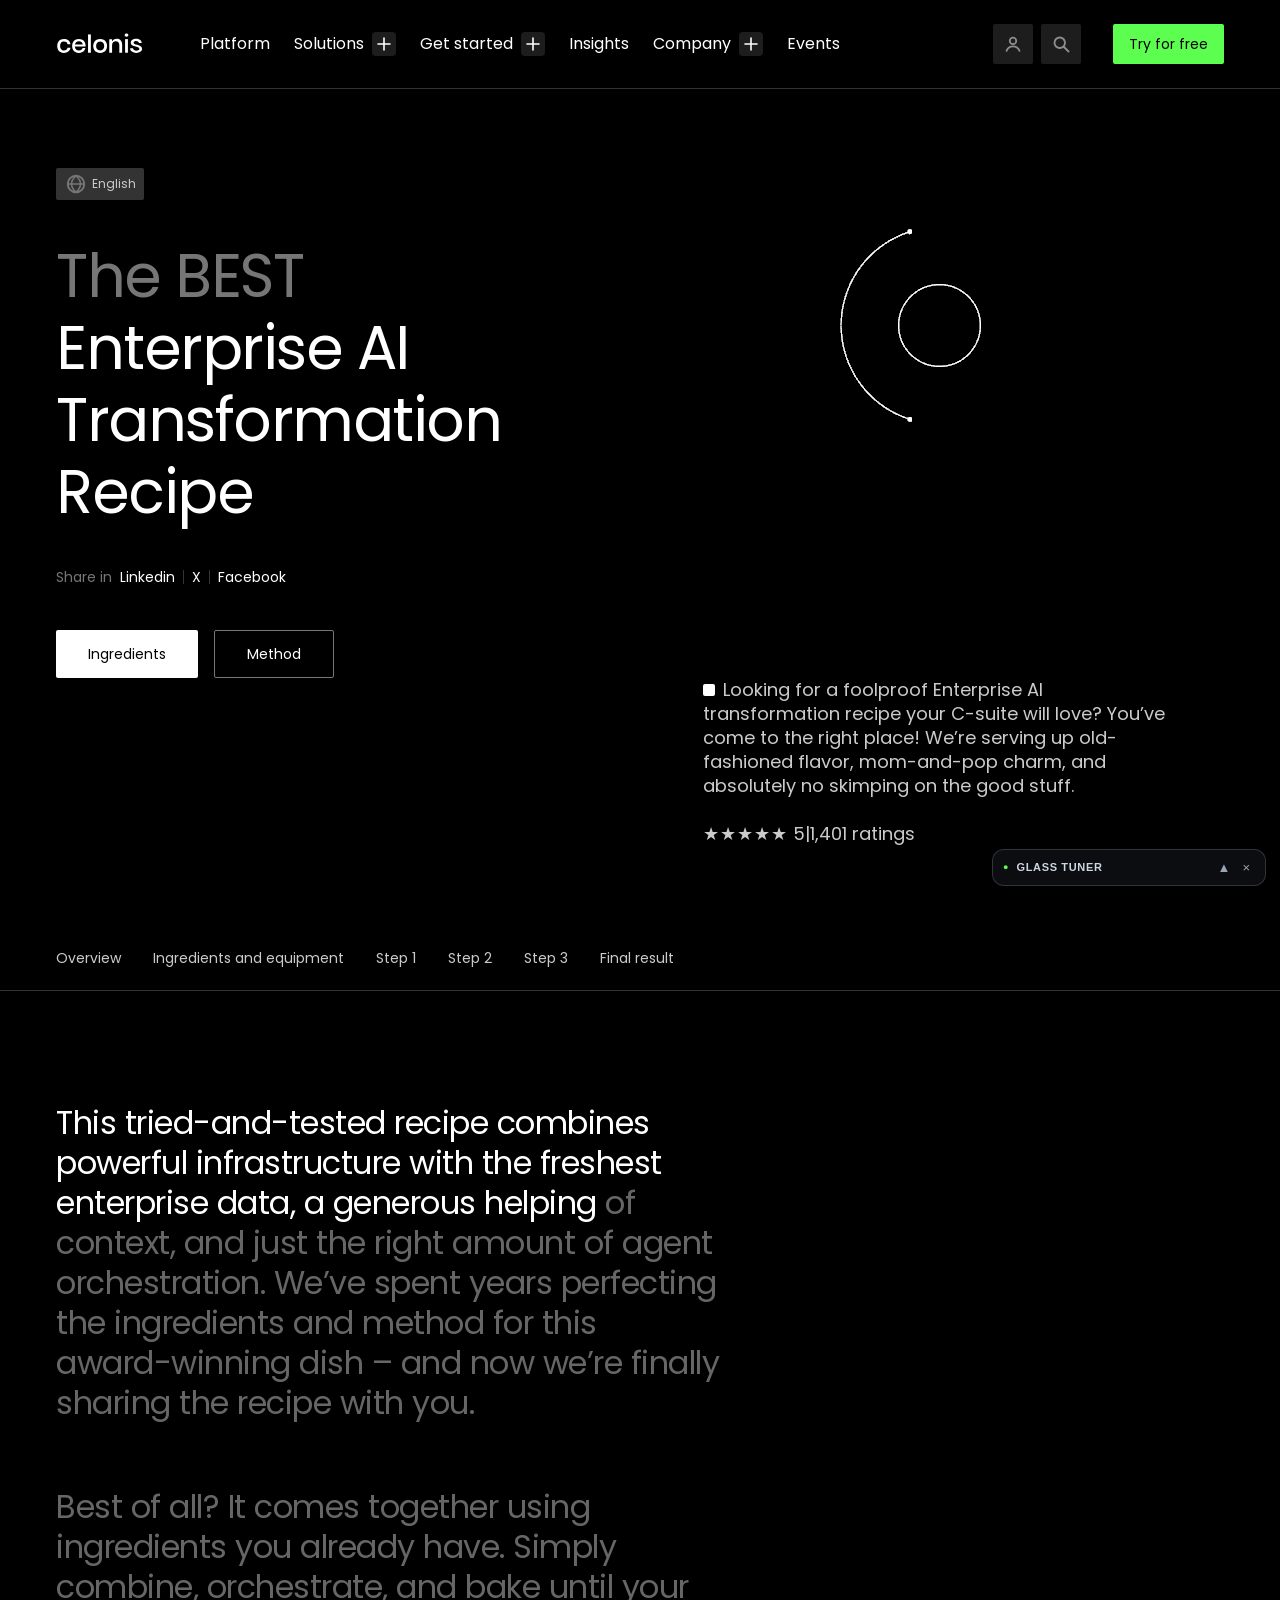
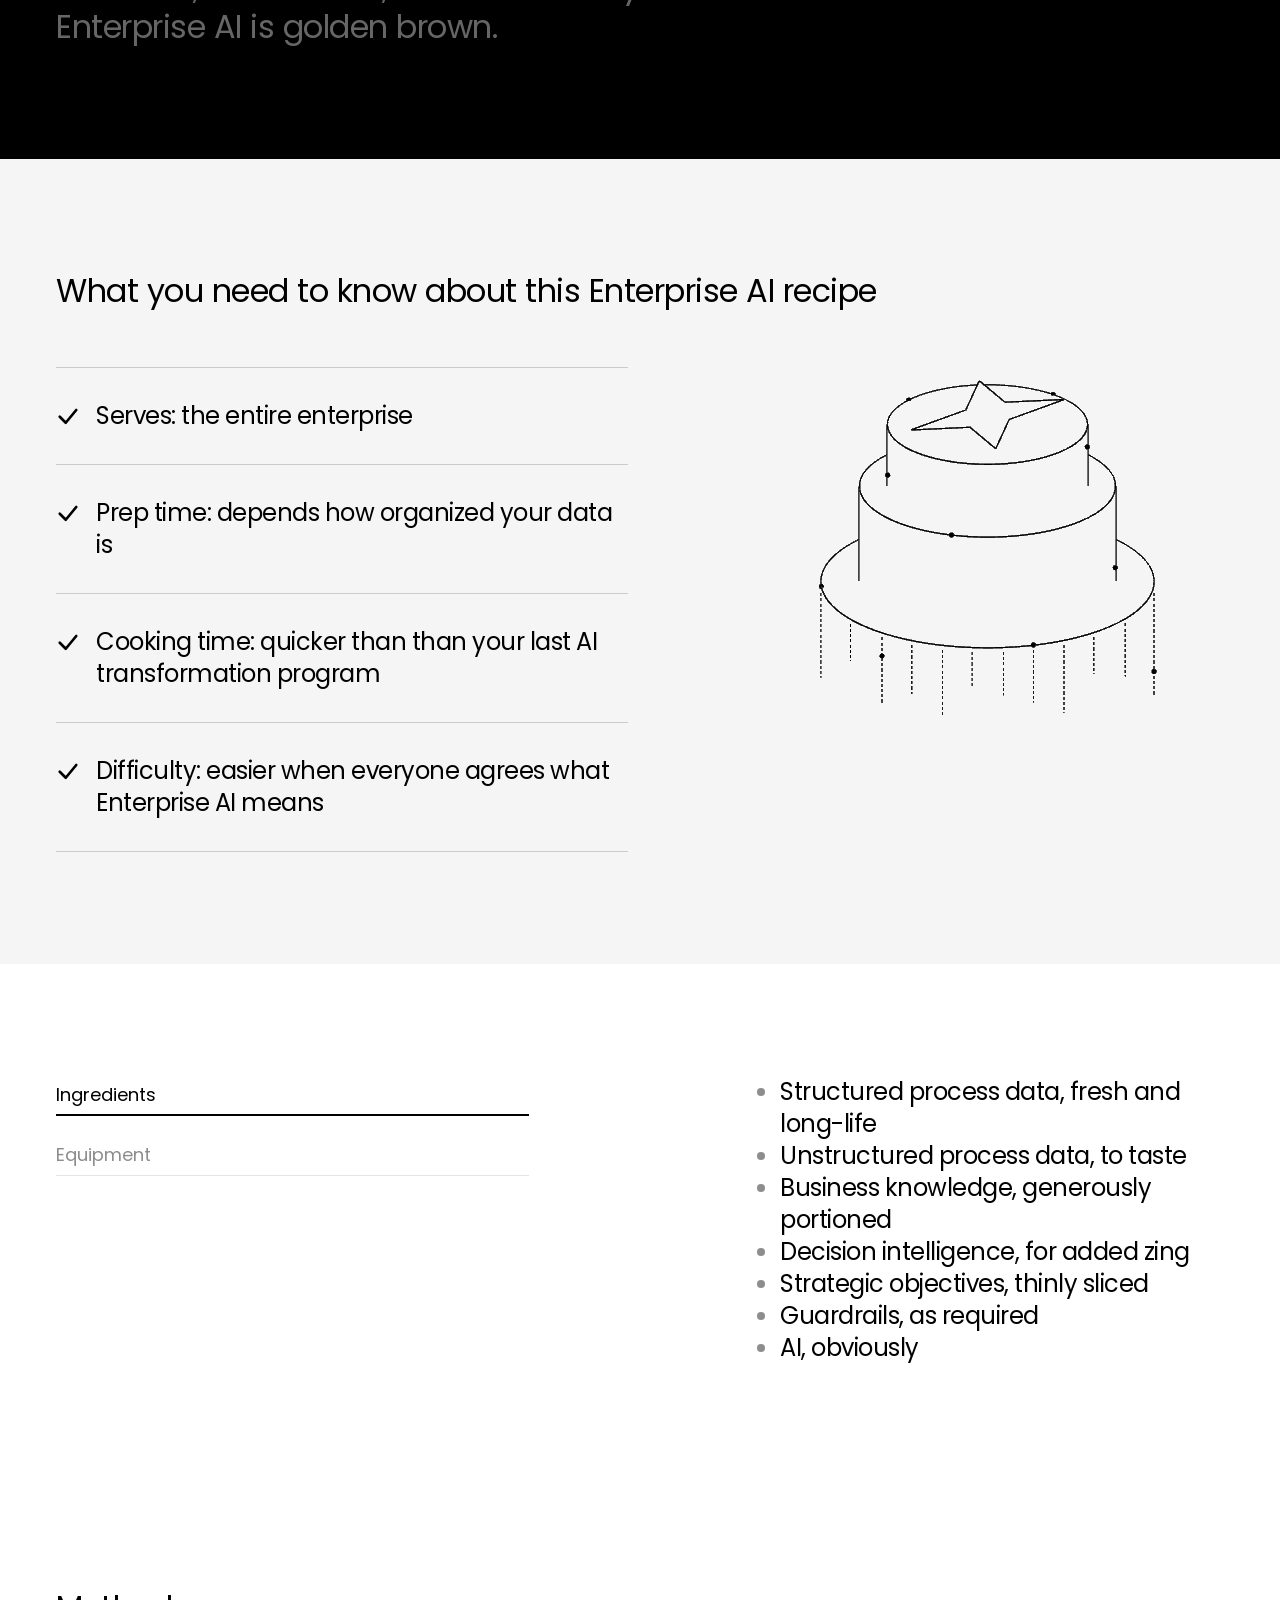
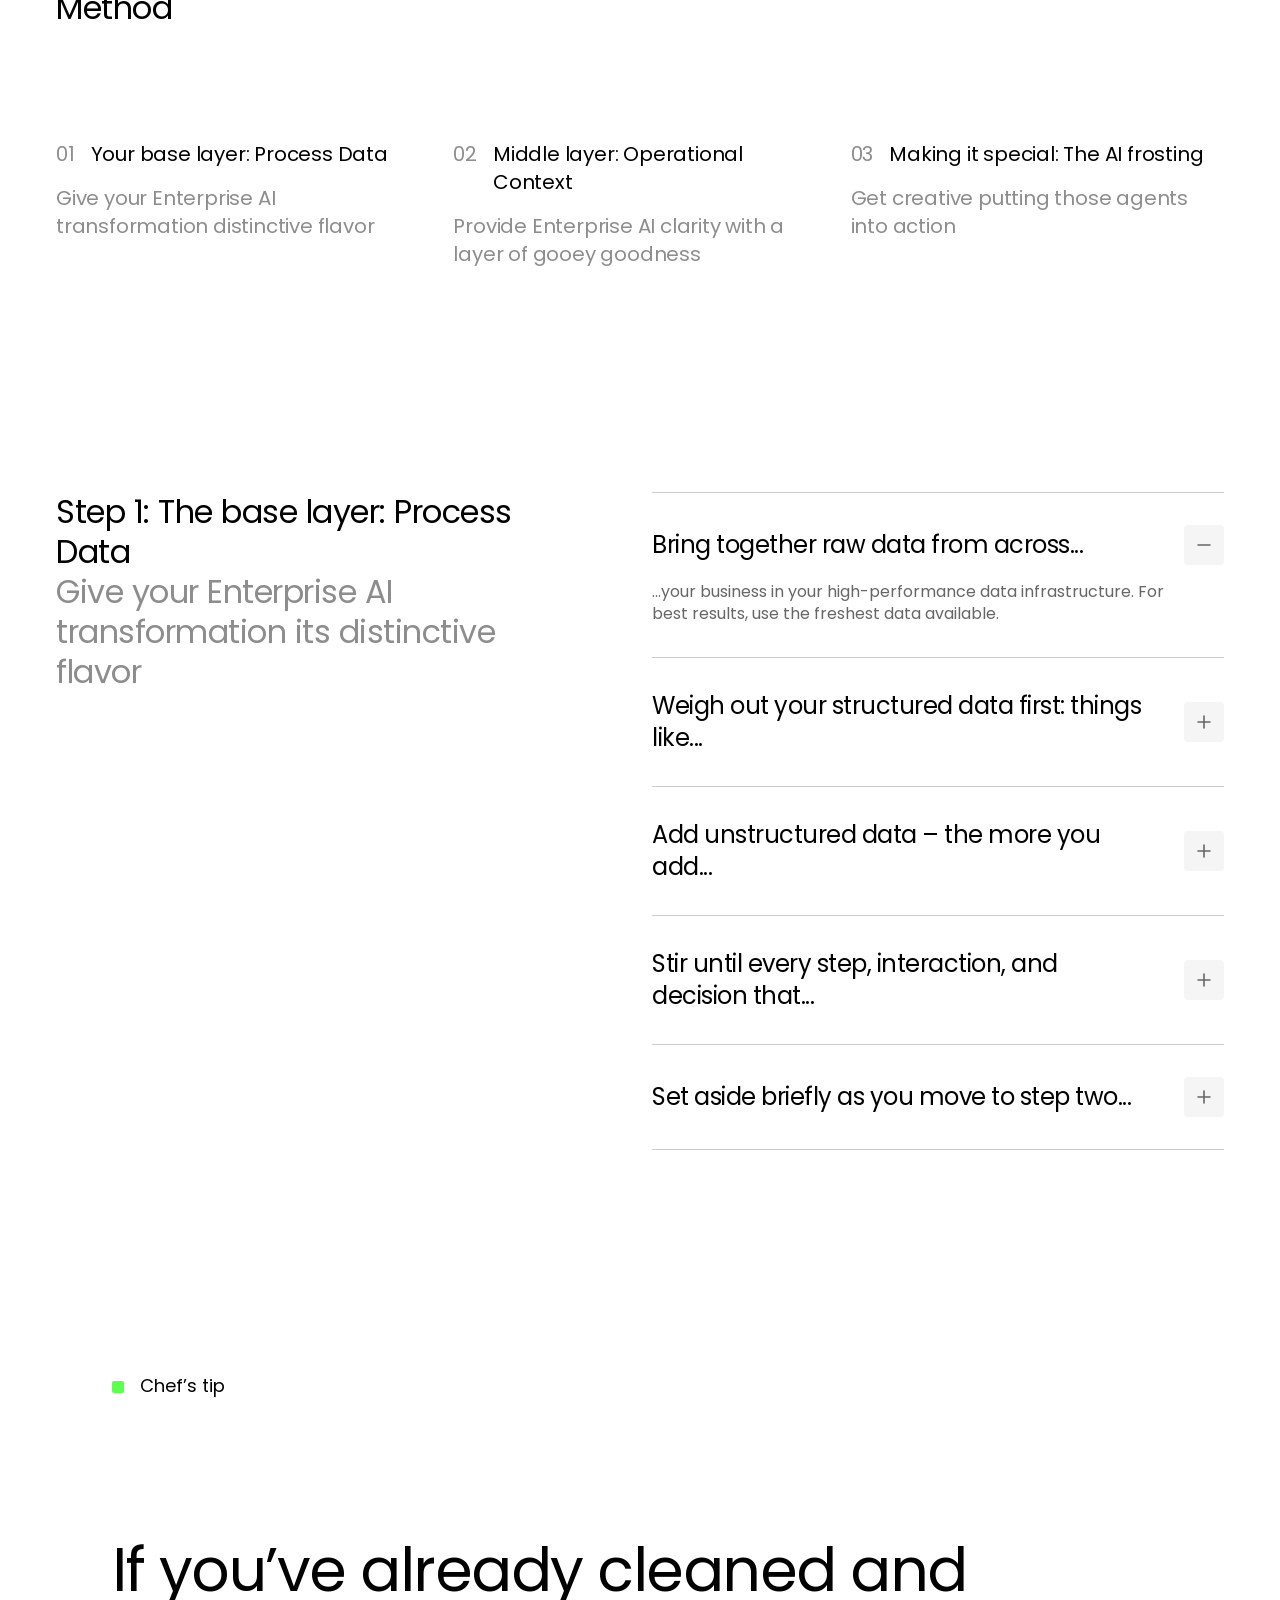
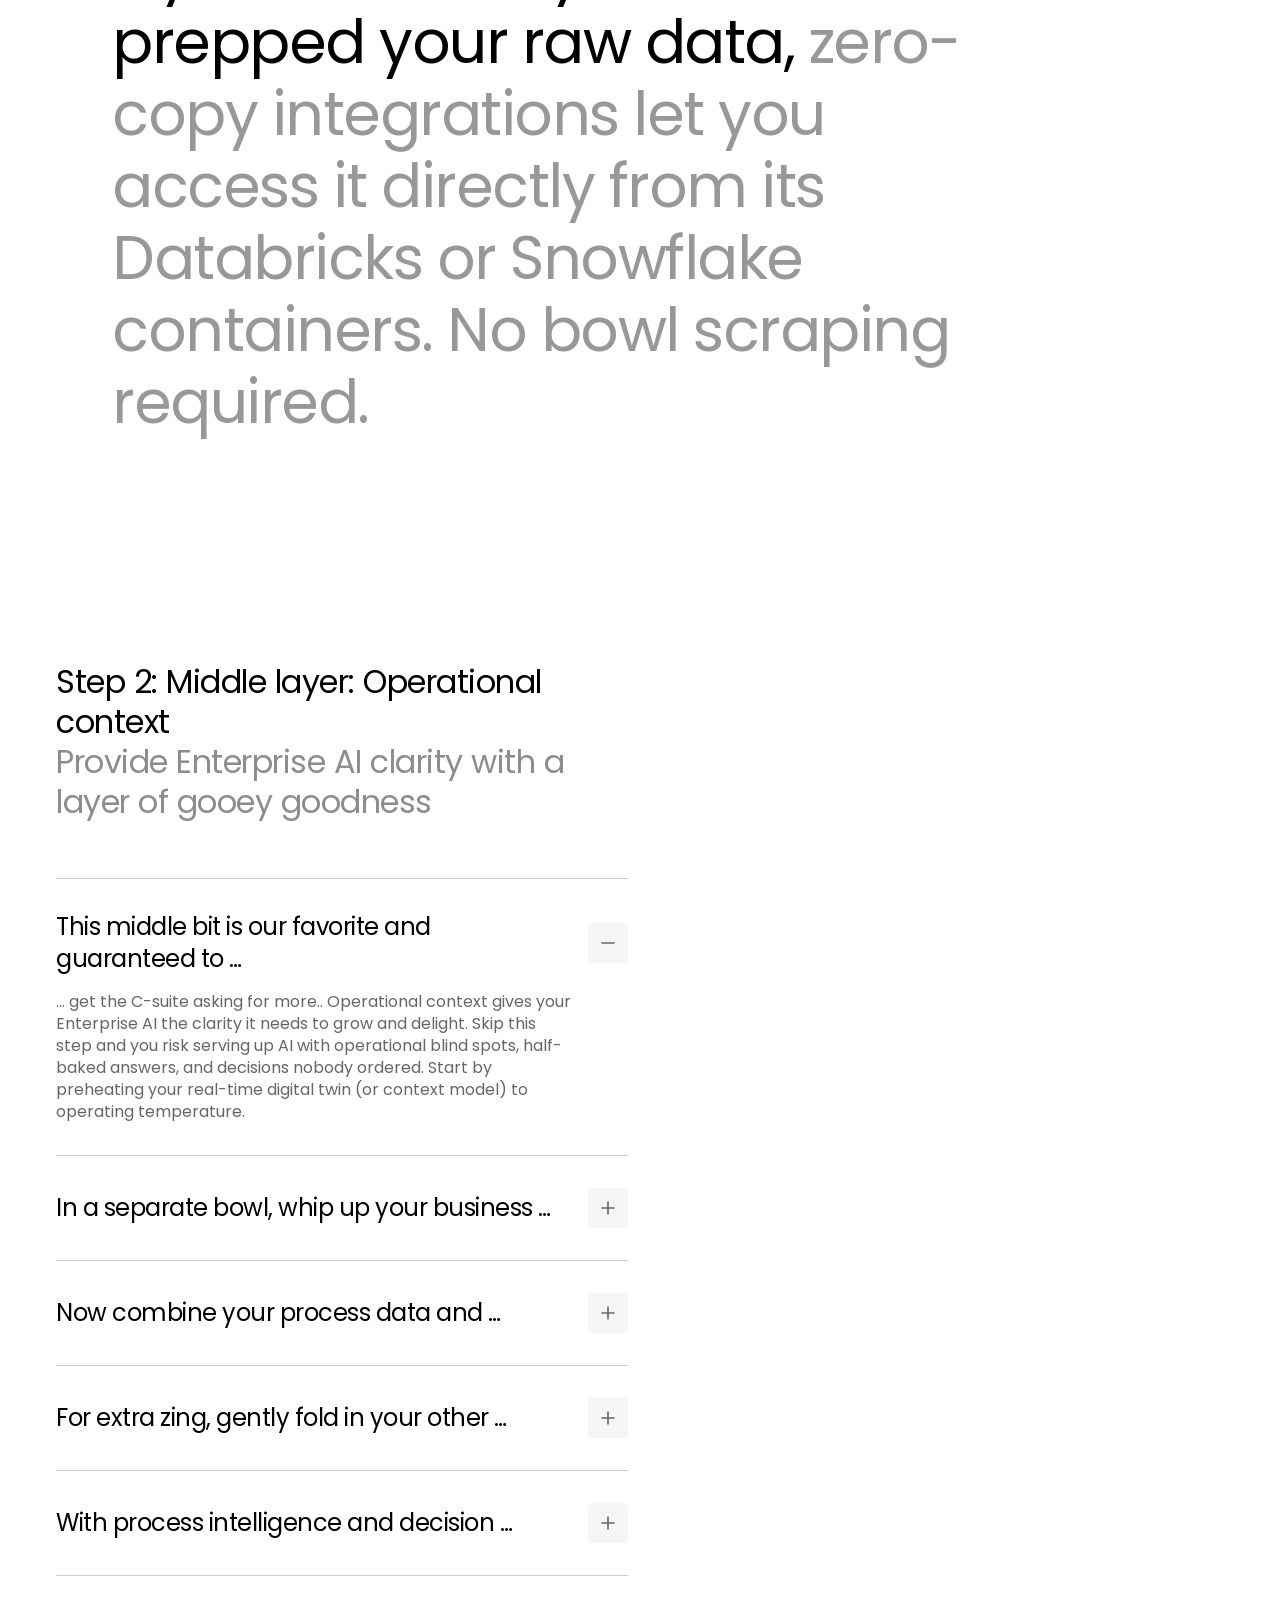
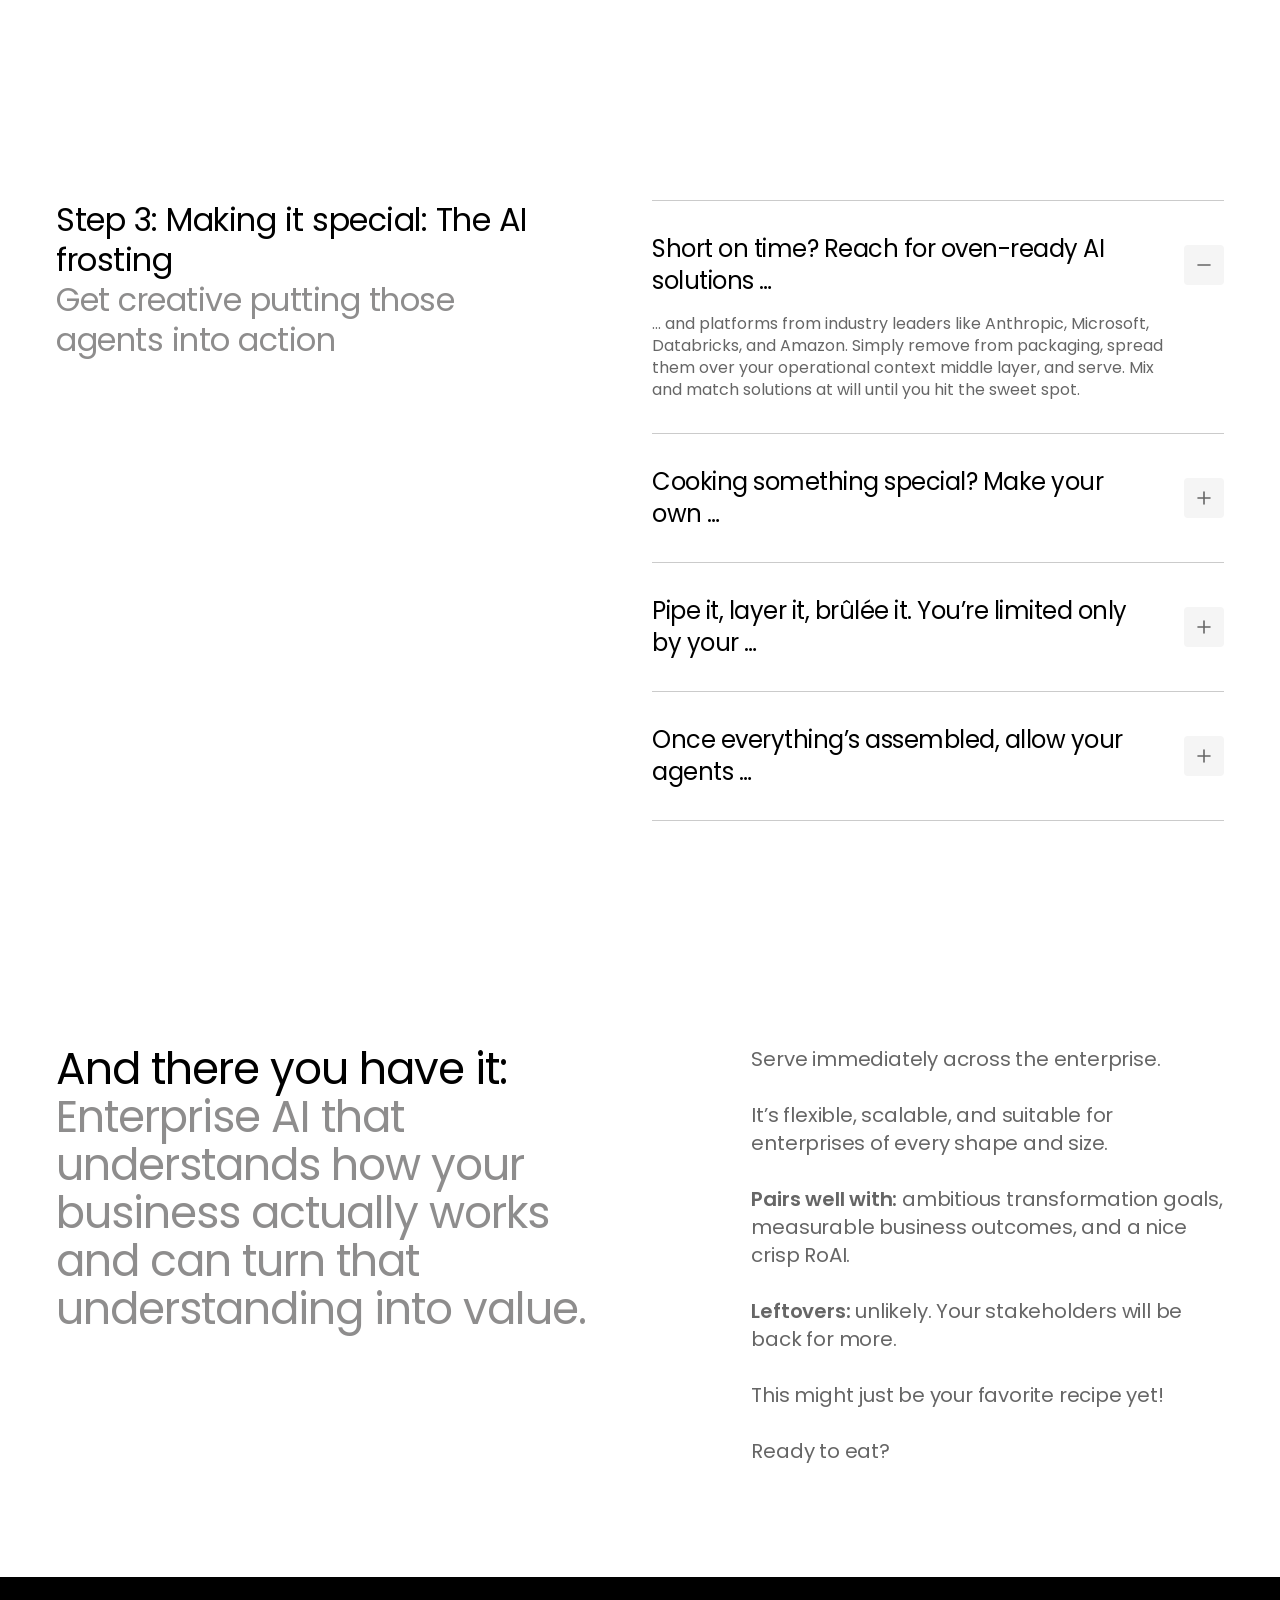
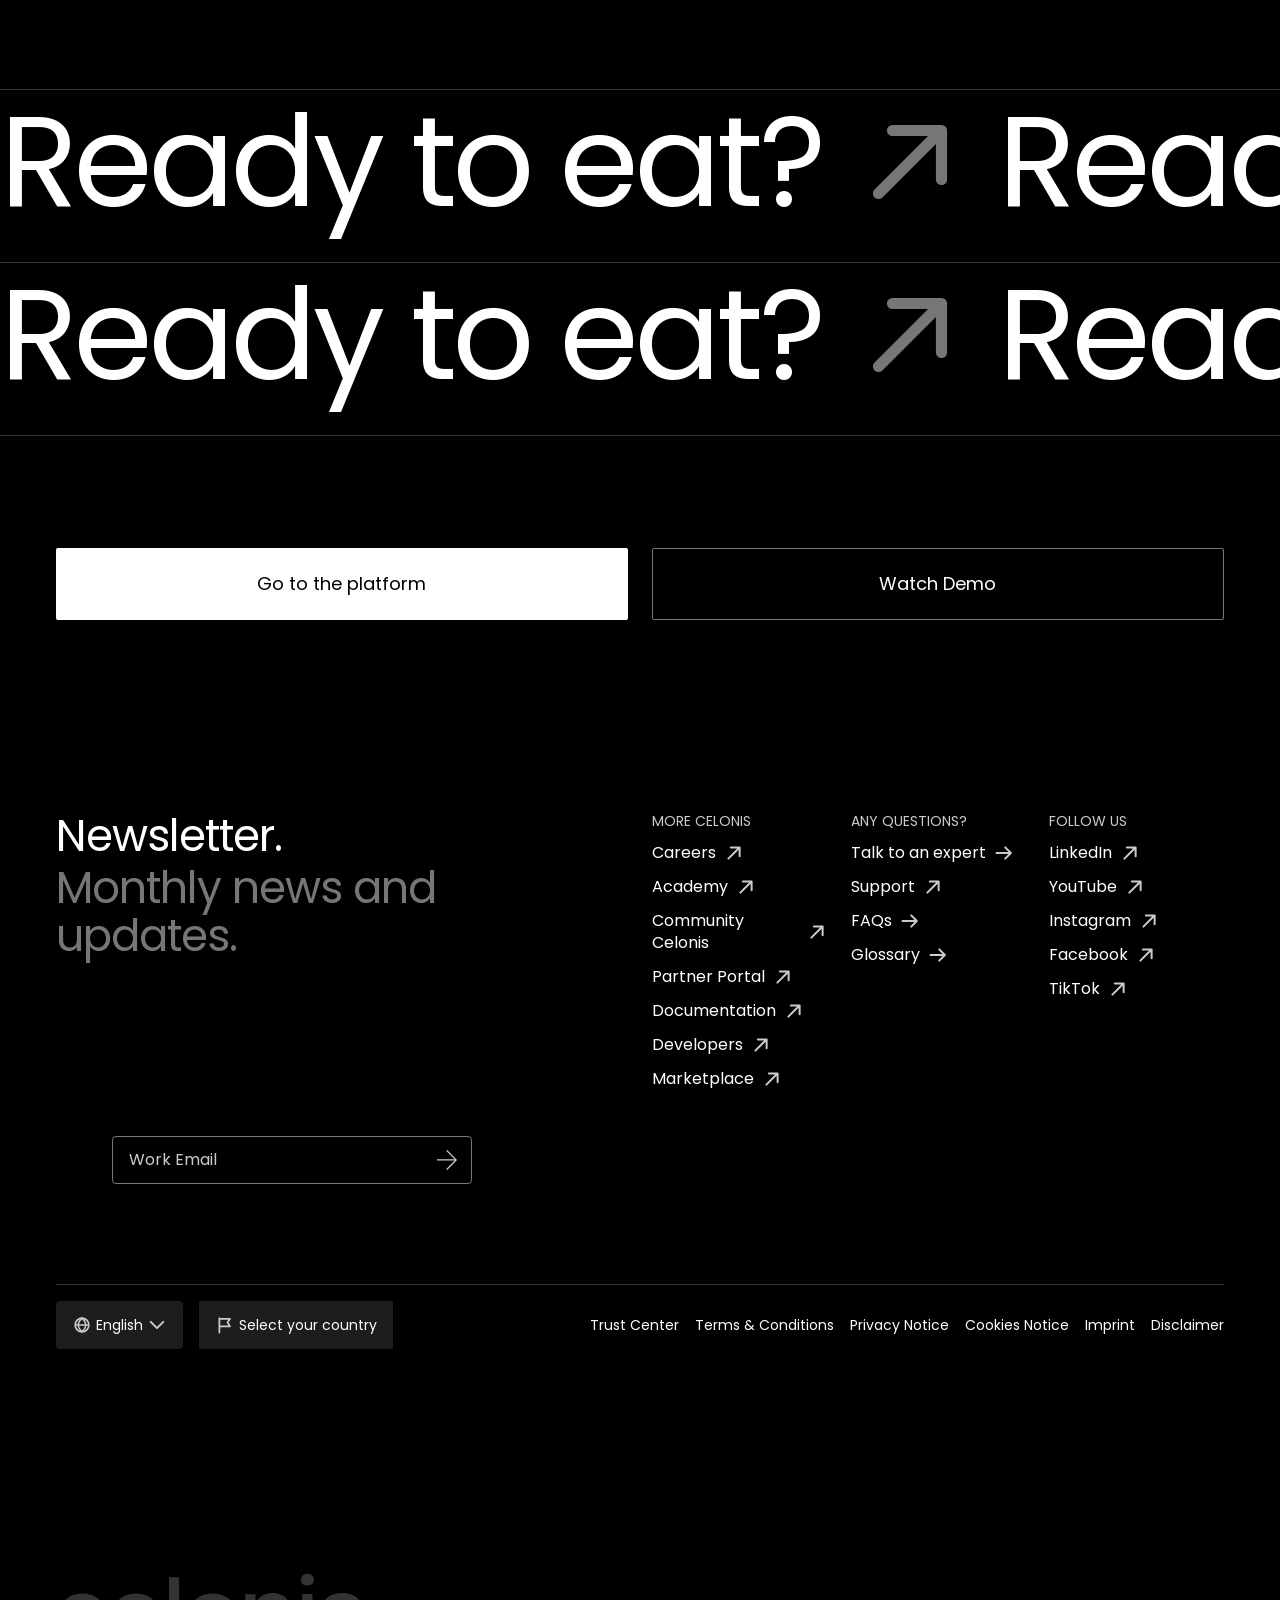
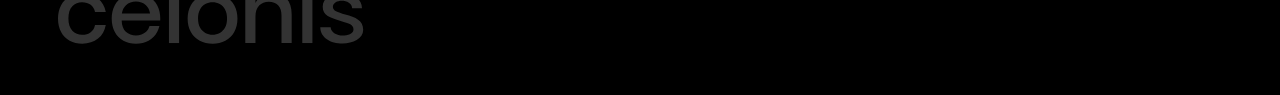
<file: cake/versions/classic-3d-story/index.html>
<!DOCTYPE html>

<html lang="en" data-cake-version="classic-3d-story">
<head>
<meta charset="utf-8"/>
<meta content="width=device-width, initial-scale=1" name="viewport"/>
<meta content="noindex,nofollow" name="robots"/>
<title>Vibecoding prototype - Enterprise AI recipe page, Classic 3D story — M35 hero (WebGL) (unofficial)</title>
<meta content="Unofficial design prototype by Hanzo. Not an official page of the brand shown, and not published or endorsed by them." name="description"/>
<link href="../../css/styles.css" rel="stylesheet"/>
<link href="../../css/header.css" rel="stylesheet"/>
<link href="../../css/detail-page-hero.css" rel="stylesheet"/>
<link href="../../css/anchor-secondary-menu.css" rel="stylesheet"/>
<link href="../../css/text-only.css" rel="stylesheet"/>
<link href="../../css/title.css" rel="stylesheet"/>
<link href="../../css/collapse-expand.css" rel="stylesheet"/>
<link href="../../css/quotes.css" rel="stylesheet"/>
<link href="../../css/basic-module.css" rel="stylesheet"/>
<link href="../../css/question.css" rel="stylesheet"/>
<link href="../../css/link-with-arrow.css" rel="stylesheet"/>
<link href="../../css/pnf.css" rel="stylesheet"/>
<link href="../../css/footer.css" rel="stylesheet"/>
<link href="../../css/lazy-styles.css" rel="stylesheet"/>
<link href="../../css/poppins.css" rel="stylesheet"/>
<link href="../../css/inert-form.css?v=2" rel="stylesheet"/>
<link href="../../css/page-shell.css" rel="stylesheet"/>
<link href="../../css/cake.css?v=1" rel="stylesheet"/>
<link href="../../css/cake-m35.css?v=1" rel="stylesheet"/>
<link href="../../css/tuner-ui.css?v=1" rel="stylesheet"/>
<link href="../../css/cake-3d.css?v=3" rel="stylesheet"/>
</head>
<body class="appear"><div class="page-shell">
<header class="header-wrapper"><div class="header block" data-block-name="header" data-block-status="loaded"><div><div></div></div><div class="nav-wrapper dark-base-theme"><nav id="nav"><div class="section nav-brand" data-section-status="loaded" style="">
<div class="default-content-wrapper"><p class=""><a href="#" title="Home"><span aria-hidden="true" class="icon icon-logo svg-icon" focusable="false"><svg aria-hidden="true" xmlns="http://www.w3.org/2000/svg"><use href="#logo"></use></svg></span></a></p></div></div><div class="section nav-menu" data-section-status="loaded" style="">
<div class="default-content-wrapper"><ul class="main-nav"><li class="search-link">
<a href="#">
<span>Search</span>
</a>
</li>
<li><a href="#" title="Platform"><span>Platform</span></a></li>
<li class="nav-drop"><button aria-controls="solutions" aria-expanded="false" aria-haspopup="true">Solutions<span class="icon-only icon-only-xsmall">
<span class="icon icon-icon-plus svg-icon"><svg aria-hidden="true" xmlns="http://www.w3.org/2000/svg"><use href="#icon-plus"></use></svg></span>
</span><span class="icon-only icon-only-xsmall">
<span class="icon icon-icon-minus svg-icon"><svg aria-hidden="true" xmlns="http://www.w3.org/2000/svg"><use href="#icon-minus"></use></svg></span>
</span></button><ul id="solutions">
<li class="header-section-get-started"><a href="#" title="Success stories"><span>Success stories</span></a><span class="icon-only dark-base-theme icon-only-medium">
<span class="icon icon-icon-arrow-right svg-icon"><svg aria-hidden="true" xmlns="http://www.w3.org/2000/svg"><use href="#icon-arrow-right"></use></svg></span>
</span></li>
<li class="empty-column"></li><li class="header-section-solutions">By transformation
          <ul>
<li><a href="#" title="Enterprise AI"><span>Enterprise AI</span></a></li>
<li><a href="#" title="Supply Chain"><span>Supply Chain</span></a></li>
<li><a href="#" title="Enterprise IT Modernization"><span>Enterprise IT Modernization</span></a></li>
<li><a href="#" title="All transformations"><span>All transformations</span></a></li>
</ul>
</li>
<li class="header-section-solutions">By Function
          <ul>
<li><a href="#" title="Process Excellence"><span>Process Excellence</span></a></li>
<li><a href="#" title="Finance and Shared Services"><span>Finance and Shared Services</span></a></li>
<li><a href="#" title="Customer Experience"><span>Customer Experience</span></a></li>
<li><a href="#" title="Sustainability"><span>Sustainability</span></a></li>
<li><a href="#" title="All functions"><span>All functions</span></a></li>
</ul>
</li>
<li class="header-section-solutions">By Industry
          <ul>
<li><a href="#" title="Banking"><span>Banking</span></a></li>
<li><a href="#" title="Manufacturing"><span>Manufacturing</span></a></li>
<li><a href="#" title="Automotive"><span>Automotive</span></a></li>
<li><a href="#" title="Life Sciences and Pharma"><span>Life Sciences and Pharma</span></a></li>
<li><a href="#" title="All industries"><span>All industries</span></a></li>
</ul>
</li>
</ul>
</li>
<li class="nav-drop"><button aria-controls="get-started" aria-expanded="false" aria-haspopup="true">Get started<span class="icon-only icon-only-xsmall">
<span class="icon icon-icon-plus svg-icon"><svg aria-hidden="true" xmlns="http://www.w3.org/2000/svg"><use href="#icon-plus"></use></svg></span>
</span><span class="icon-only icon-only-xsmall">
<span class="icon icon-icon-minus svg-icon"><svg aria-hidden="true" xmlns="http://www.w3.org/2000/svg"><use href="#icon-minus"></use></svg></span>
</span></button><ul id="get-started">
<li class="header-section-get-started"><a href="#" title="Become a Customer"><span>Become a Customer</span></a><span class="icon-only dark-base-theme icon-only-medium">
<span class="icon icon-icon-arrow-right svg-icon"><svg aria-hidden="true" xmlns="http://www.w3.org/2000/svg"><use href="#icon-arrow-right"></use></svg></span>
</span></li>
<li class="header-section-get-started"><a href="#" title="Become a Partner"><span>Become a Partner</span></a><span class="icon-only dark-base-theme icon-only-medium">
<span class="icon icon-icon-arrow-right svg-icon"><svg aria-hidden="true" xmlns="http://www.w3.org/2000/svg"><use href="#icon-arrow-right"></use></svg></span>
</span></li>
</ul>
</li>
<li><a href="#" title="Insights"><span>Insights</span></a></li>
<li class="nav-drop"><button aria-controls="company" aria-expanded="false" aria-haspopup="true">Company<span class="icon-only icon-only-xsmall">
<span class="icon icon-icon-plus svg-icon"><svg aria-hidden="true" xmlns="http://www.w3.org/2000/svg"><use href="#icon-plus"></use></svg></span>
</span><span class="icon-only icon-only-xsmall">
<span class="icon icon-icon-minus svg-icon"><svg aria-hidden="true" xmlns="http://www.w3.org/2000/svg"><use href="#icon-minus"></use></svg></span>
</span></button><ul id="company">
<li class="header-section-get-started"><a href="#" title="About us"><span>About us</span></a><span class="icon-only dark-base-theme icon-only-medium">
<span class="icon icon-icon-arrow-right svg-icon"><svg aria-hidden="true" xmlns="http://www.w3.org/2000/svg"><use href="#icon-arrow-right"></use></svg></span>
</span></li>
<li class="header-section-get-started"><a href="#" title="Our programs"><span>Our programs</span></a><span class="icon-only dark-base-theme icon-only-medium">
<span class="icon icon-icon-arrow-right svg-icon"><svg aria-hidden="true" xmlns="http://www.w3.org/2000/svg"><use href="#icon-arrow-right"></use></svg></span>
</span></li>
<li class="header-section-get-started"><a href="#" title="Contact us"><span>Contact us</span></a><span class="icon-only dark-base-theme icon-only-medium">
<span class="icon icon-icon-arrow-right svg-icon"><svg aria-hidden="true" xmlns="http://www.w3.org/2000/svg"><use href="#icon-arrow-right"></use></svg></span>
</span></li>
<li class="empty-column"></li><li class="header-section-company">Explore further
          <ul>
<li><a href="#" title="Newsroom"><span>Newsroom</span></a><br/><a href="#" title="Find all Celonis’ news"><span>Find all Celonis’ news</span></a><span class="icon-only icon-only-small">
<span class="icon icon-icon-arrow-right svg-icon"><svg aria-hidden="true" xmlns="http://www.w3.org/2000/svg"><use href="#icon-arrow-right"></use></svg></span>
</span></li>
<li><a href="#" title="Blog"><span>Blog</span></a><br/><a href="#" title="Read the latest trends and updates"><span>Read the latest trends and updates</span></a><span class="icon-only icon-only-small">
<span class="icon icon-icon-arrow-right svg-icon"><svg aria-hidden="true" xmlns="http://www.w3.org/2000/svg"><use href="#icon-arrow-right"></use></svg></span>
</span></li>
<li><a href="#" title="Careers"><span>Careers</span></a><br/><a href="#" title="Join our team"><span>Join our team</span></a><span class="icon-only icon-only-small">
<span class="icon icon-icon-arrow-up-right svg-icon"><svg aria-hidden="true" xmlns="http://www.w3.org/2000/svg"><use href="#icon-arrow-up-right"></use></svg></span>
</span></li>
</ul>
</li>
</ul>
</li>
<li><a href="#" title="Events"><span>Events</span></a></li>
</ul></div></div><div class="section nav-tools" data-section-status="loaded" style="">
<div class="default-content-wrapper"><p class="button-container"><a aria-label="Account" class="button icon-button" href="#" role="button" title="Account"><span aria-hidden="true" class="visually-hidden" focusable="false">Account</span><span class="icon icon-icon-account svg-icon"><svg aria-hidden="true" xmlns="http://www.w3.org/2000/svg"><use href="#icon-account"></use></svg></span></a></p><p class="button-container"><a aria-label="Search" class="button icon-button" href="#" role="button" title="Search"><span aria-hidden="true" class="visually-hidden" focusable="false">Search</span><span class="icon icon-icon-search svg-icon"><svg aria-hidden="true" xmlns="http://www.w3.org/2000/svg"><use href="#icon-search"></use></svg></span></a></p><p class="button-container"><em><strong><a class="button conversion small" href="#" role="button" title="Try for free"><span>Try for free</span></a></strong></em></p><div class="hamburger"><p class="button-container"><a aria-expanded="false" aria-label="Navigation menu" class="button icon-button" href="#" role="button" title="Navigation menu"><span>
</span><span class="visually-hidden">Navigation menu</span>
<span class="icon-only icon-only-medium">
<span class="icon icon-icon-menu svg-icon"><svg aria-hidden="true" xmlns="http://www.w3.org/2000/svg"><use href="#icon-menu"></use></svg></span>
</span><span class="icon-only icon-only-medium">
<span class="icon icon-icon-close svg-icon"><svg aria-hidden="true" xmlns="http://www.w3.org/2000/svg"><use href="#icon-close"></use></svg></span>
</span></a></p></div></div></div></nav></div></div></header><main class="cake-page">
<!-- M35 · Detail page hero — the site's own `detail-page-hero` block (markup as in celonistvibecoding experiments/3d-book) -->
<div class="section detail-page-hero-container" data-module="M35-Detail-page-hero" id="top">
<div class="detail-page-hero-wrapper dark-base-theme">
<div class="detail-page-hero block dark-base-theme no-back-button" data-block-name="detail-page-hero" data-block-status="loaded">
<div>
<div class="labels-container dark-secondary-theme"><div class="label"><span class="icon icon-icon-globe svg-icon"><svg aria-hidden="true" xmlns="http://www.w3.org/2000/svg"><use href="#icon-globe"></use></svg></span><span>English</span></div></div>
<div class="detail-page-hero-title-and-links"><div class="titles-container"><p class="overtitle">The BEST</p><h1 class="title">Enterprise AI Transformation Recipe</h1></div>
<div class="detail-page-hero-links-area"><p class="social-links-container"><span>Share in</span><a href="#">Linkedin</a><a href="#">X</a><a href="#">Facebook</a></p><div class="buttons-row"><p class="button-container"><a class="button" href="#ingredients" role="button"><span>Ingredients</span></a></p><p class="button-container"><a class="button secondary" href="#method" role="button"><span>Method</span></a></p></div></div>
</div>
<div class="detail-page-hero-media-container cake-media-invert"><figure class="cake-3d-stage" data-slot="hero" data-scene="classic-story"><canvas class="cake-3d-canvas" role="img" aria-label="Animated 3D glass illustration of a three-layer cake"></canvas><img class="cake-3d-fallback" src="img/hero.png" alt="Line illustration of a three-layer cake"/></figure></div>
<p class="white-square square-l detail-text-content">Looking for a foolproof Enterprise AI transformation recipe your C-suite will love? You’ve come to the right place! We’re serving up old-fashioned flavor, mom-and-pop charm, and absolutely no skimping on the good stuff.<span class="cake-hero-rating"><span class="stars" aria-hidden="true">★★★★★</span> 5|1,401 ratings</span></p>
<div class="detail-page-hero-links-area"><p class="social-links-container"><span>Share in</span><a href="#">Linkedin</a><a href="#">X</a><a href="#">Facebook</a></p><div class="buttons-row"><p class="button-container"><a class="button" href="#ingredients" role="button"><span>Ingredients</span></a></p><p class="button-container"><a class="button secondary" href="#method" role="button"><span>Method</span></a></p></div></div>
</div>
</div>
</div>
</div>
<!-- M03 · Anchor secondary menu (site block) -->
<div class="anchor-secondary-menu-wrapper dark-base-theme" data-module="M03-Anchor-secondary-menu">
<div class="anchor-secondary-menu dark-base-theme block full-width" data-block-status="loaded">
<div><div>
<ul>
<li><a href="#overview" role="button"><span>Overview</span></a></li>
<li><a href="#ingredients" role="button"><span>Ingredients and equipment</span></a></li>
<li><a href="#step-1" role="button"><span>Step 1</span></a></li>
<li><a href="#step-2" role="button"><span>Step 2</span></a></li>
<li><a href="#step-3" role="button"><span>Step 3</span></a></li>
<li><a href="#final-result" role="button"><span>Final result</span></a></li>
</ul>
</div></div>
</div>
</div>
<!-- M45 · Text only — the site's `text-only` block (word-by-word reveal); the second half stays dim, as in the Figma -->
<div class="section text-only-container" data-module="M45-Text-only" id="overview">
<div class="text-only-wrapper dark-base-theme">
<div class="text-only reveal block" data-block-status="loaded">
<div><div>
<p><span style="animation-delay:0.1s">This</span> <span style="animation-delay:0.2s">tried-and-tested</span> <span style="animation-delay:0.3s">recipe</span> <span style="animation-delay:0.4s">combines</span> <span style="animation-delay:0.5s">powerful</span> <span style="animation-delay:0.6s">infrastructure</span> <span style="animation-delay:0.7s">with</span> <span style="animation-delay:0.8s">the</span> <span style="animation-delay:0.9s">freshest</span> <span style="animation-delay:1.0s">enterprise</span> <span style="animation-delay:1.1s">data,</span> <span style="animation-delay:1.2s">a</span> <span style="animation-delay:1.3s">generous</span> <span style="animation-delay:1.4s">helping</span> <span class="cake-dim" style="animation-delay:0.1s">of</span> <span class="cake-dim" style="animation-delay:0.2s">context,</span> <span class="cake-dim" style="animation-delay:0.3s">and</span> <span class="cake-dim" style="animation-delay:0.4s">just</span> <span class="cake-dim" style="animation-delay:0.5s">the</span> <span class="cake-dim" style="animation-delay:0.6s">right</span> <span class="cake-dim" style="animation-delay:0.7s">amount</span> <span class="cake-dim" style="animation-delay:0.8s">of</span> <span class="cake-dim" style="animation-delay:0.9s">agent</span> <span class="cake-dim" style="animation-delay:1.0s">orchestration.</span> <span class="cake-dim" style="animation-delay:1.1s">We’ve</span> <span class="cake-dim" style="animation-delay:1.2s">spent</span> <span class="cake-dim" style="animation-delay:1.3s">years</span> <span class="cake-dim" style="animation-delay:1.4s">perfecting</span> <span class="cake-dim" style="animation-delay:1.5s">the</span> <span class="cake-dim" style="animation-delay:1.6s">ingredients</span> <span class="cake-dim" style="animation-delay:1.7s">and</span> <span class="cake-dim" style="animation-delay:1.8s">method</span> <span class="cake-dim" style="animation-delay:1.9s">for</span> <span class="cake-dim" style="animation-delay:2.0s">this</span> <span class="cake-dim" style="animation-delay:2.1s">award-winning</span> <span class="cake-dim" style="animation-delay:2.2s">dish</span> <span class="cake-dim" style="animation-delay:2.3s">–</span> <span class="cake-dim" style="animation-delay:2.4s">and</span> <span class="cake-dim" style="animation-delay:2.5s">now</span> <span class="cake-dim" style="animation-delay:2.6s">we’re</span> <span class="cake-dim" style="animation-delay:2.7s">finally</span> <span class="cake-dim" style="animation-delay:2.8s">sharing</span> <span class="cake-dim" style="animation-delay:2.9s">the</span> <span class="cake-dim" style="animation-delay:3.0s">recipe</span> <span class="cake-dim" style="animation-delay:3.1s">with</span> <span class="cake-dim" style="animation-delay:3.2s">you.</span></p>
<p class="cake-text-only-second"><span class="cake-dim" style="animation-delay:0.1s">Best</span> <span class="cake-dim" style="animation-delay:0.2s">of</span> <span class="cake-dim" style="animation-delay:0.3s">all?</span> <span class="cake-dim" style="animation-delay:0.4s">It</span> <span class="cake-dim" style="animation-delay:0.5s">comes</span> <span class="cake-dim" style="animation-delay:0.6s">together</span> <span class="cake-dim" style="animation-delay:0.7s">using</span> <span class="cake-dim" style="animation-delay:0.8s">ingredients</span> <span class="cake-dim" style="animation-delay:0.9s">you</span> <span class="cake-dim" style="animation-delay:1.0s">already</span> <span class="cake-dim" style="animation-delay:1.1s">have.</span> <span class="cake-dim" style="animation-delay:1.2s">Simply</span> <span class="cake-dim" style="animation-delay:1.3s">combine,</span> <span class="cake-dim" style="animation-delay:1.4s">orchestrate,</span> <span class="cake-dim" style="animation-delay:1.5s">and</span> <span class="cake-dim" style="animation-delay:1.6s">bake</span> <span class="cake-dim" style="animation-delay:1.7s">until</span> <span class="cake-dim" style="animation-delay:1.8s">your</span> <span class="cake-dim" style="animation-delay:1.9s">Enterprise</span> <span class="cake-dim" style="animation-delay:2.0s">AI</span> <span class="cake-dim" style="animation-delay:2.1s">is</span> <span class="cake-dim" style="animation-delay:2.2s">golden</span> <span class="cake-dim" style="animation-delay:2.3s">brown.</span></p>
</div></div>
</div>
</div>
</div>
<!-- M46 · Short list — site `title` block + check list + media (no site block draws this list) -->
<div class="section cake-shortlist cake-bg-secondary" data-module="M46-Short-list">
<div class="title-wrapper">
<div class="title block" data-block-status="loaded"><div><div class="title-link-container"><h2>What you need to know about this Enterprise AI recipe</h2></div></div></div>
</div>
<div class="cake-grid cake-shortlist__body">
<ul class="cake-checklist">
<li><span class="icon icon-icon-check svg-icon"><svg aria-hidden="true"><use href="#icon-check"></use></svg></span>Serves: the entire enterprise</li>
<li><span class="icon icon-icon-check svg-icon"><svg aria-hidden="true"><use href="#icon-check"></use></svg></span>Prep time: depends how organized your data is</li>
<li><span class="icon icon-icon-check svg-icon"><svg aria-hidden="true"><use href="#icon-check"></use></svg></span>Cooking time: quicker than than your last AI transformation program</li>
<li><span class="icon icon-icon-check svg-icon"><svg aria-hidden="true"><use href="#icon-check"></use></svg></span>Difficulty: easier when everyone agrees what Enterprise AI means</li>
</ul>
<figure class="cake-shortlist__media cake-media">
<figure class="cake-3d-stage cake-3d-light" data-slot="shortlist" data-scene="classic-light"><canvas class="cake-3d-canvas" role="img" aria-label="Animated 3D glass illustration of a three-layer cake"></canvas><img class="cake-3d-fallback" src="img/shortlist.png" alt="Line illustration of a three-layer cake"/></figure>
</figure>
</div>
</div>
<!-- M09 · Solutions — Figma uses it as two tabs + a list. The site's `solutions` block is an auto-advancing
       accordion with a 12 s progress bar and a sidebar, a different behaviour, so this is built on its tokens. -->
<div class="section cake-tabs" data-module="M09-Solutions" id="ingredients">
<div class="cake-grid">
<div aria-label="Ingredients and equipment" class="cake-tabs__list" role="tablist">
<button aria-controls="panel-ingredients" aria-selected="true" class="cake-tabs__tab" id="tab-ingredients" role="tab">Ingredients</button>
<button aria-controls="panel-equipment" aria-selected="false" class="cake-tabs__tab" id="tab-equipment" role="tab" tabindex="-1">Equipment</button>
</div>
<div class="cake-tabs__panels">
<ul aria-labelledby="tab-ingredients" class="cake-bullets" id="panel-ingredients" role="tabpanel">
<li>Structured process data, fresh and long-life</li>
<li>Unstructured process data, to taste</li>
<li>Business knowledge, generously portioned</li>
<li>Decision intelligence, for added zing</li>
<li>Strategic objectives, thinly sliced</li>
<li>Guardrails, as required</li>
<li>AI, obviously</li>
</ul>
<!-- PLACEHOLDER COPY: the Equipment panel is hidden in the Figma master; text pending from copywriting -->
<ul aria-labelledby="tab-equipment" class="cake-bullets" data-placeholder="true" hidden="" id="panel-equipment" role="tabpanel">
<li>A process intelligence platform</li>
<li>Your existing data infrastructure</li>
<li>A real-time digital twin, preheated</li>
<li>The AI tools and agents of your choice</li>
<li>A cross-functional team of chefs</li>
</ul>
</div>
</div>
</div>
<!-- M61 · Title (site block) + M28 · Journey -->
<div class="section cake-journey" data-module="M61-Title + M28-Journey" id="method">
<div class="title-wrapper">
<div class="title block" data-block-status="loaded"><div><div class="title-link-container"><h2>Method</h2></div></div></div>
</div>
<div class="cake-grid">
<ol class="cake-journey__list">
<li><a href="#step-1"><span class="cake-journey__num">01</span><span class="cake-journey__name">Your base layer: Process Data</span><span class="cake-journey__desc">Give your Enterprise AI transformation distinctive flavor</span></a></li>
<li><a href="#step-2"><span class="cake-journey__num">02</span><span class="cake-journey__name">Middle layer: Operational Context</span><span class="cake-journey__desc">Provide Enterprise AI clarity with a layer of gooey goodness</span></a></li>
<li><a href="#step-3"><span class="cake-journey__num">03</span><span class="cake-journey__name">Making it special: The AI frosting</span><span class="cake-journey__desc">Get creative putting those agents into action</span></a></li>
</ol>
</div>
</div>
<!-- M19 · Collapse-expand — Step 1 (site block) -->
<div class="section cake-steps" data-module="M19-Collaps-expand" id="step-1">
<div class="collapse-expand-wrapper">
<div class="collapse-expand block" data-block-status="loaded">
<div><div>
<h2>Step 1: The base layer: Process Data</h2>
<p>Give your Enterprise AI transformation its distinctive flavor</p>
</div></div>
<div><figure class="cake-media"><figure class="cake-3d-stage cake-3d-light" data-slot="step-1" data-scene="classic-light"><canvas class="cake-3d-canvas" role="img" aria-label="Animated 3D glass illustration: process data flowing into the base layer"></canvas><img class="cake-3d-fallback" src="img/step-1.png" alt="Line illustration: process data flowing into the base layer"/></figure></figure></div>
<div class="accordion" data-exclusive="">
<details class="accordion-item" open="">
<summary class="accordion-item-summary"><p>Bring together raw data from across...</p><div class="accordion-item-summary-icon"><span class="icon icon-icon-plus accordion-icon-expand svg-icon"><svg aria-hidden="true"><use href="#icon-plus"></use></svg></span><span class="icon icon-icon-minus accordion-icon-collapse svg-icon"><svg aria-hidden="true"><use href="#icon-minus"></use></svg></span></div></summary>
<div class="accordion-item-content"><p>...your business in your high-performance data infrastructure. For best results, use the freshest data available.</p></div>
</details>
<details class="accordion-item" data-placeholder="true">
<summary class="accordion-item-summary"><p>Weigh out your structured data first: things like...</p><div class="accordion-item-summary-icon"><span class="icon icon-icon-plus accordion-icon-expand svg-icon"><svg aria-hidden="true"><use href="#icon-plus"></use></svg></span><span class="icon icon-icon-minus accordion-icon-collapse svg-icon"><svg aria-hidden="true"><use href="#icon-minus"></use></svg></span></div></summary>
<div class="accordion-item-content"><p>...orders, invoices and deliveries from your ERP, CRM and supply chain systems. Measure carefully: this is what gives the base its structure.</p></div>
</details>
<details class="accordion-item" data-placeholder="true">
<summary class="accordion-item-summary"><p>Add unstructured data – the more you add...</p><div class="accordion-item-summary-icon"><span class="icon icon-icon-plus accordion-icon-expand svg-icon"><svg aria-hidden="true"><use href="#icon-plus"></use></svg></span><span class="icon icon-icon-minus accordion-icon-collapse svg-icon"><svg aria-hidden="true"><use href="#icon-minus"></use></svg></span></div></summary>
<div class="accordion-item-content"><p>...the richer the flavor. Emails, tickets, documents and chats all bring texture your structured data can’t.</p></div>
</details>
<details class="accordion-item" data-placeholder="true">
<summary class="accordion-item-summary"><p>Stir until every step, interaction, and decision that...</p><div class="accordion-item-summary-icon"><span class="icon icon-icon-plus accordion-icon-expand svg-icon"><svg aria-hidden="true"><use href="#icon-plus"></use></svg></span><span class="icon icon-icon-minus accordion-icon-collapse svg-icon"><svg aria-hidden="true"><use href="#icon-minus"></use></svg></span></div></summary>
<div class="accordion-item-content"><p>...makes up your processes is evenly mixed into one connected view of how your business really runs.</p></div>
</details>
<details class="accordion-item" data-placeholder="true">
<summary class="accordion-item-summary"><p>Set aside briefly as you move to step two...</p><div class="accordion-item-summary-icon"><span class="icon icon-icon-plus accordion-icon-expand svg-icon"><svg aria-hidden="true"><use href="#icon-plus"></use></svg></span><span class="icon icon-icon-minus accordion-icon-collapse svg-icon"><svg aria-hidden="true"><use href="#icon-minus"></use></svg></span></div></summary>
<div class="accordion-item-content"><p>...your base layer will keep refreshing itself while you prepare the operational context.</p></div>
</details>
</div>
</div>
</div>
</div>
<!-- M25 · Quotes — Chef's tip (site block) -->
<div class="section cake-quote" data-module="M25-Quotes">
<div class="quotes-wrapper">
<div class="quotes block no-media" data-block-status="loaded">
<ul><li class="quote-no-link quote-no-image quote-slide"><div>
<p class="square p-name">Chef’s tip</p>
<p class="p-quote cake-quote__text"><span class="cake-quote__hi">If you’ve already cleaned and prepped your raw data,</span> <span class="cake-quote__lo">zero-copy integrations let you access it directly from its Databricks or Snowflake containers. No bowl scraping required.</span></p>
</div></li></ul>
</div>
</div>
</div>
<!-- M19 · Collapse-expand (align-right) — Step 2 -->
<div class="section cake-steps" data-module="M19-Collaps-expand" id="step-2">
<div class="collapse-expand-wrapper">
<div class="collapse-expand block align-right" data-block-status="loaded">
<div><div>
<h2>Step 2: Middle layer: Operational context</h2>
<p>Provide Enterprise AI clarity with a layer of gooey goodness</p>
</div></div>
<div><figure class="cake-media"><figure class="cake-3d-stage cake-3d-light" data-slot="step-2" data-scene="classic-light"><canvas class="cake-3d-canvas" role="img" aria-label="Animated 3D glass illustration: the operational context layer"></canvas><img class="cake-3d-fallback" src="img/step-2.png" alt="Line illustration: the operational context layer"/></figure></figure></div>
<div class="accordion" data-exclusive="">
<details class="accordion-item" open="">
<summary class="accordion-item-summary"><p>This middle bit is our favorite and guaranteed to …</p><div class="accordion-item-summary-icon"><span class="icon icon-icon-plus accordion-icon-expand svg-icon"><svg aria-hidden="true"><use href="#icon-plus"></use></svg></span><span class="icon icon-icon-minus accordion-icon-collapse svg-icon"><svg aria-hidden="true"><use href="#icon-minus"></use></svg></span></div></summary>
<div class="accordion-item-content"><p>... get the C-suite asking for more.. Operational context gives your Enterprise AI the clarity it needs to grow and delight. Skip this step and you risk serving up AI with operational blind spots, half-baked answers, and decisions nobody ordered. Start by preheating your real-time digital twin (or context model) to operating temperature.</p></div>
</details>
<details class="accordion-item" data-placeholder="true">
<summary class="accordion-item-summary"><p>In a separate bowl, whip up your business …</p><div class="accordion-item-summary-icon"><span class="icon icon-icon-plus accordion-icon-expand svg-icon"><svg aria-hidden="true"><use href="#icon-plus"></use></svg></span><span class="icon icon-icon-minus accordion-icon-collapse svg-icon"><svg aria-hidden="true"><use href="#icon-minus"></use></svg></span></div></summary>
<div class="accordion-item-content"><p>… knowledge: policies, rules, KPIs and the know-how that lives in your teams’ heads, until it forms soft peaks.</p></div>
</details>
<details class="accordion-item" data-placeholder="true">
<summary class="accordion-item-summary"><p>Now combine your process data and …</p><div class="accordion-item-summary-icon"><span class="icon icon-icon-plus accordion-icon-expand svg-icon"><svg aria-hidden="true"><use href="#icon-plus"></use></svg></span><span class="icon icon-icon-minus accordion-icon-collapse svg-icon"><svg aria-hidden="true"><use href="#icon-minus"></use></svg></span></div></summary>
<div class="accordion-item-content"><p>… business knowledge, folding gently so your AI understands not only what happened, but why.</p></div>
</details>
<details class="accordion-item" data-placeholder="true">
<summary class="accordion-item-summary"><p>For extra zing, gently fold in your other …</p><div class="accordion-item-summary-icon"><span class="icon icon-icon-plus accordion-icon-expand svg-icon"><svg aria-hidden="true"><use href="#icon-plus"></use></svg></span><span class="icon icon-icon-minus accordion-icon-collapse svg-icon"><svg aria-hidden="true"><use href="#icon-minus"></use></svg></span></div></summary>
<div class="accordion-item-content"><p>… sources of context: benchmarks, external signals and the goals you’ve set for the business.</p></div>
</details>
<details class="accordion-item" data-placeholder="true">
<summary class="accordion-item-summary"><p>With process intelligence and decision …</p><div class="accordion-item-summary-icon"><span class="icon icon-icon-plus accordion-icon-expand svg-icon"><svg aria-hidden="true"><use href="#icon-plus"></use></svg></span><span class="icon icon-icon-minus accordion-icon-collapse svg-icon"><svg aria-hidden="true"><use href="#icon-minus"></use></svg></span></div></summary>
<div class="accordion-item-content"><p>… intelligence in the mix, your middle layer is ready to hold up everything you put on top.</p></div>
</details>
</div>
</div>
</div>
</div>
<!-- M19 · Collapse-expand — Step 3 -->
<div class="section cake-steps" data-module="M19-Collaps-expand" id="step-3">
<div class="collapse-expand-wrapper">
<div class="collapse-expand block" data-block-status="loaded">
<div><div>
<h2>Step 3: Making it special: The AI frosting</h2>
<p>Get creative putting those agents into action</p>
</div></div>
<div><figure class="cake-media"><figure class="cake-3d-stage cake-3d-light" data-slot="step-3" data-scene="classic-light"><canvas class="cake-3d-canvas" role="img" aria-label="Animated 3D glass illustration: AI agents frosting the top of the cake"></canvas><img class="cake-3d-fallback" src="img/step-3.png" alt="Line illustration: AI agents frosting the top of the cake"/></figure></figure></div>
<div class="accordion" data-exclusive="">
<details class="accordion-item" open="">
<summary class="accordion-item-summary"><p>Short on time? Reach for oven-ready AI solutions …</p><div class="accordion-item-summary-icon"><span class="icon icon-icon-plus accordion-icon-expand svg-icon"><svg aria-hidden="true"><use href="#icon-plus"></use></svg></span><span class="icon icon-icon-minus accordion-icon-collapse svg-icon"><svg aria-hidden="true"><use href="#icon-minus"></use></svg></span></div></summary>
<div class="accordion-item-content"><p>... and platforms from industry leaders like Anthropic, Microsoft, Databricks, and Amazon. Simply remove from packaging, spread them over your operational context middle layer, and serve. Mix and match solutions at will until you hit the sweet spot.</p></div>
</details>
<details class="accordion-item" data-placeholder="true">
<summary class="accordion-item-summary"><p>Cooking something special? Make your own …</p><div class="accordion-item-summary-icon"><span class="icon icon-icon-plus accordion-icon-expand svg-icon"><svg aria-hidden="true"><use href="#icon-plus"></use></svg></span><span class="icon icon-icon-minus accordion-icon-collapse svg-icon"><svg aria-hidden="true"><use href="#icon-minus"></use></svg></span></div></summary>
<div class="accordion-item-content"><p>… agents and apps on top of your process intelligence, seasoned exactly to your business’s taste.</p></div>
</details>
<details class="accordion-item" data-placeholder="true">
<summary class="accordion-item-summary"><p>Pipe it, layer it, brûlée it. You’re limited only by your …</p><div class="accordion-item-summary-icon"><span class="icon icon-icon-plus accordion-icon-expand svg-icon"><svg aria-hidden="true"><use href="#icon-plus"></use></svg></span><span class="icon icon-icon-minus accordion-icon-collapse svg-icon"><svg aria-hidden="true"><use href="#icon-minus"></use></svg></span></div></summary>
<div class="accordion-item-content"><p>… imagination. Every agent draws on the same context, so the flavors always work together.</p></div>
</details>
<details class="accordion-item" data-placeholder="true">
<summary class="accordion-item-summary"><p>Once everything’s assembled, allow your agents …</p><div class="accordion-item-summary-icon"><span class="icon icon-icon-plus accordion-icon-expand svg-icon"><svg aria-hidden="true"><use href="#icon-plus"></use></svg></span><span class="icon icon-icon-minus accordion-icon-collapse svg-icon"><svg aria-hidden="true"><use href="#icon-minus"></use></svg></span></div></summary>
<div class="accordion-item-content"><p>… to act on what they see, with guardrails in place, and watch the value rise.</p></div>
</details>
</div>
</div>
</div>
</div>
<!-- M08 · Basic — the site's `basic-module` block -->
<div class="section basic-module-container" data-module="M08-Basic" id="final-result">
<div class="basic-module-wrapper">
<div class="basic-module block" data-block-status="loaded">
<div>
<div class="basic-module__heading--left">
<h2 class="basic-module__title">And there you have it:</h2>
<h3 class="basic-module__subtitle">Enterprise AI that understands how your business actually works and can turn that understanding into value.</h3>
</div>
<div class="basic-module__col--right">
<p>Serve immediately across the enterprise.</p>
<p>It’s flexible, scalable, and suitable for enterprises of every shape and size.</p>
<p><strong>Pairs well with:</strong> ambitious transformation goals, measurable business outcomes, and a nice crisp RoAI.</p>
<p><strong>Leftovers:</strong> unlikely. Your stakeholders will be back for more.</p>
<p>This might just be your favorite recipe yet!</p>
<p>Ready to eat?</p>
</div>
</div>
</div>
</div>
</div>
<!-- M13 · Closing — the site's `question` block (marquee + two XL buttons) -->
<div class="section question-container" data-module="M13-Closing">
<div class="question-wrapper">
<div class="question block dark-base-theme full-width" data-block-status="loaded">
<div aria-label="Ready to eat?" class="question-text-container">
<hr/>
<div aria-hidden="true" class="question-text-row question-animate"><span class="question-text">Ready to eat? <span class="icon icon-icon-arrow-up-right svg-icon"><svg aria-hidden="true"><use href="#icon-arrow-up-right"></use></svg></span></span><span class="question-text">Ready to eat? <span class="icon icon-icon-arrow-up-right svg-icon"><svg aria-hidden="true"><use href="#icon-arrow-up-right"></use></svg></span></span><span class="question-text">Ready to eat? <span class="icon icon-icon-arrow-up-right svg-icon"><svg aria-hidden="true"><use href="#icon-arrow-up-right"></use></svg></span></span></div>
<hr/>
<div aria-hidden="true" class="question-text-row question-animate"><span class="question-text">Ready to eat? <span class="icon icon-icon-arrow-up-right svg-icon"><svg aria-hidden="true"><use href="#icon-arrow-up-right"></use></svg></span></span><span class="question-text">Ready to eat? <span class="icon icon-icon-arrow-up-right svg-icon"><svg aria-hidden="true"><use href="#icon-arrow-up-right"></use></svg></span></span><span class="question-text">Ready to eat? <span class="icon icon-icon-arrow-up-right svg-icon"><svg aria-hidden="true"><use href="#icon-arrow-up-right"></use></svg></span></span></div>
<hr/>
</div>
<div class="question-action-section">
<div class="question-paragraphs"></div>
<div class="question-buttons">
<a class="button xlarge" href="#" role="button"><span>Go to the platform</span></a>
<a class="button secondary xlarge" href="#" role="button"><span>Watch Demo</span></a>
</div>
</div>
</div>
</div>
</div>
</main>
<footer class="footer-wrapper dark-base-theme"><div class="footer block" data-block-name="footer" data-block-status="loaded"><div><div class="section pnf-container footer-form-section" data-section-status="loaded" style="">
<div class="default-content-wrapper"><h2 class="footer-heading" id="newsletter">Newsletter.</h2><h2 class="footer-heading" id="monthly-news-and-updates">Monthly news and updates.</h2></div><div class="pnf-wrapper"><div class="pnf footer block" data-block-name="pnf" data-block-status="loaded"><div aria-label="Newsletter form (visual replica, disabled in this prototype)" class="inert-form form footer-newsletter__form dark-base-theme">
<div class="form-field footer-newsletter__field"><div aria-hidden="true" class="inert-field text" data-was-id="if-news"><span class="inert-field__ph">Work Email</span></div><button aria-label="Sign up" class="footer-newsletter__submit"></button></div>
<p aria-live="polite" class="inert-form__note"></p>
</div></div></div></div><div class="footer-separator footer-separator-0"></div><div class="section footer-columns-links" data-section-status="loaded" style="">
<div class="default-content-wrapper"><ul class="footer-links-list">
<li>more celonis
      <ul class="footer-links-sublist">
<li class="footer-link"><a class="link-with-arrow" href="#" title="Careers"><span>Careers</span><span class="icon-only icon-only-medium icon-link">
<span class="icon icon-icon-arrow-up-right svg-icon"><svg aria-hidden="true" xmlns="http://www.w3.org/2000/svg"><use href="#icon-arrow-up-right"></use></svg></span>
</span></a></li>
<li class="footer-link"><a class="link-with-arrow" href="#" title="Academy"><span>Academy</span><span class="icon-only icon-only-medium icon-link">
<span class="icon icon-icon-arrow-up-right svg-icon"><svg aria-hidden="true" xmlns="http://www.w3.org/2000/svg"><use href="#icon-arrow-up-right"></use></svg></span>
</span></a></li>
<li class="footer-link"><a class="link-with-arrow" href="#" title="Community Celonis"><span>Community Celonis</span><span class="icon-only icon-only-medium icon-link">
<span class="icon icon-icon-arrow-up-right svg-icon"><svg aria-hidden="true" xmlns="http://www.w3.org/2000/svg"><use href="#icon-arrow-up-right"></use></svg></span>
</span></a></li>
<li class="footer-link"><a class="link-with-arrow" href="#" title="Partner Portal"><span>Partner Portal</span><span class="icon-only icon-only-medium icon-link">
<span class="icon icon-icon-arrow-up-right svg-icon"><svg aria-hidden="true" xmlns="http://www.w3.org/2000/svg"><use href="#icon-arrow-up-right"></use></svg></span>
</span></a></li>
<li class="footer-link"><a class="link-with-arrow" href="#" title="Documentation"><span>Documentation</span><span class="icon-only icon-only-medium icon-link">
<span class="icon icon-icon-arrow-up-right svg-icon"><svg aria-hidden="true" xmlns="http://www.w3.org/2000/svg"><use href="#icon-arrow-up-right"></use></svg></span>
</span></a></li>
<li class="footer-link"><a class="link-with-arrow" href="#" title="Developers"><span>Developers</span><span class="icon-only icon-only-medium icon-link">
<span class="icon icon-icon-arrow-up-right svg-icon"><svg aria-hidden="true" xmlns="http://www.w3.org/2000/svg"><use href="#icon-arrow-up-right"></use></svg></span>
</span></a></li>
<li class="footer-link"><a class="link-with-arrow" href="#" title="Marketplace"><span>Marketplace</span><span class="icon-only icon-only-medium icon-link">
<span class="icon icon-icon-arrow-up-right svg-icon"><svg aria-hidden="true" xmlns="http://www.w3.org/2000/svg"><use href="#icon-arrow-up-right"></use></svg></span>
</span></a></li>
</ul>
</li>
<li>ANY QUESTIONS?
      <ul class="footer-links-sublist">
<li class="footer-link"><a class="link-with-arrow" href="#" title="Talk to an expert"><span>Talk to an expert</span><span class="icon-only icon-only-medium icon-link">
<span class="icon icon-icon-arrow-right svg-icon"><svg aria-hidden="true" xmlns="http://www.w3.org/2000/svg"><use href="#icon-arrow-right"></use></svg></span>
</span></a></li>
<li class="footer-link"><a class="link-with-arrow" href="#" title="Support"><span>Support</span><span class="icon-only icon-only-medium icon-link">
<span class="icon icon-icon-arrow-up-right svg-icon"><svg aria-hidden="true" xmlns="http://www.w3.org/2000/svg"><use href="#icon-arrow-up-right"></use></svg></span>
</span></a></li>
<li class="footer-link"><a class="link-with-arrow" href="#" title="FAQs"><span>FAQs</span><span class="icon-only icon-only-medium icon-link">
<span class="icon icon-icon-arrow-right svg-icon"><svg aria-hidden="true" xmlns="http://www.w3.org/2000/svg"><use href="#icon-arrow-right"></use></svg></span>
</span></a></li>
<li class="footer-link"><a class="link-with-arrow" href="#" title="Glossary"><span>Glossary</span><span class="icon-only icon-only-medium icon-link">
<span class="icon icon-icon-arrow-right svg-icon"><svg aria-hidden="true" xmlns="http://www.w3.org/2000/svg"><use href="#icon-arrow-right"></use></svg></span>
</span></a></li>
</ul>
</li>
<li>Follow us
      <ul class="footer-links-sublist">
<li class="footer-link"><a class="link-with-arrow" href="#" title="LinkedIn"><span>LinkedIn</span><span class="icon-only icon-only-medium icon-link">
<span class="icon icon-icon-arrow-up-right svg-icon"><svg aria-hidden="true" xmlns="http://www.w3.org/2000/svg"><use href="#icon-arrow-up-right"></use></svg></span>
</span></a></li>
<li class="footer-link"><a class="link-with-arrow" href="#" title="YouTube"><span>YouTube</span><span class="icon-only icon-only-medium icon-link">
<span class="icon icon-icon-arrow-up-right svg-icon"><svg aria-hidden="true" xmlns="http://www.w3.org/2000/svg"><use href="#icon-arrow-up-right"></use></svg></span>
</span></a></li>
<li class="footer-link"><a class="link-with-arrow" href="#" title="Instagram"><span>Instagram</span><span class="icon-only icon-only-medium icon-link">
<span class="icon icon-icon-arrow-up-right svg-icon"><svg aria-hidden="true" xmlns="http://www.w3.org/2000/svg"><use href="#icon-arrow-up-right"></use></svg></span>
</span></a></li>
<li class="footer-link"><a class="link-with-arrow" href="#" title="Facebook"><span>Facebook</span><span class="icon-only icon-only-medium icon-link">
<span class="icon icon-icon-arrow-up-right svg-icon"><svg aria-hidden="true" xmlns="http://www.w3.org/2000/svg"><use href="#icon-arrow-up-right"></use></svg></span>
</span></a></li>
<li class="footer-link"><a class="link-with-arrow" href="#" title="TikTok"><span>TikTok</span><span class="icon-only icon-only-medium icon-link">
<span class="icon icon-icon-arrow-up-right svg-icon"><svg aria-hidden="true" xmlns="http://www.w3.org/2000/svg"><use href="#icon-arrow-up-right"></use></svg></span>
</span></a></li>
</ul>
</li>
</ul></div></div><div class="footer-separator footer-separator-1"></div><div class="section footer-bottom-links" data-language="true" data-section-status="loaded" style=""><div class="footer-buttons-wrapper"><div class="select-wrapper">
<div class="select select--disable-last-selected" id="mtmmvdpls7c2job8nyg">
<button aria-expanded="false" aria-haspopup="listbox" class="select-toggle" id="mtmmvdplh8x8b8qqvyg">
<span class="icon icon-icon-globe svg-icon"><svg aria-hidden="true" xmlns="http://www.w3.org/2000/svg"><use href="#icon-globe"></use></svg></span>
<span class="select-toggle-text">English</span>
<span class="icon icon-icon-chevron-down svg-icon"><svg aria-hidden="true" xmlns="http://www.w3.org/2000/svg"><use href="#icon-chevron-down"></use></svg></span>
</button>
<div aria-labelledby="selectToggle" class="select-dropdown light-base-theme" id="mtmmvdplpek7g2qwqfe" role="listbox" style="display: none;">
<ul class="select-list" id="mtmmvdpl4j5iocmkdh" role="listbox"><li aria-selected="true" class="last-selected" data-id="EN" role="option" tabindex="0">
<span>English</span>
<span class="icon icon-icon-check svg-icon"><svg aria-hidden="true" xmlns="http://www.w3.org/2000/svg"><use href="#icon-check"></use></svg></span>
</li><li aria-selected="false" data-id="DE" role="option" tabindex="0">
<span>Deutsch</span>
<span class="icon icon-icon-check svg-icon"><svg aria-hidden="true" xmlns="http://www.w3.org/2000/svg"><use href="#icon-check"></use></svg></span>
</li><li aria-selected="false" data-id="ES" role="option" tabindex="0">
<span>Español</span>
<span class="icon icon-icon-check svg-icon"><svg aria-hidden="true" xmlns="http://www.w3.org/2000/svg"><use href="#icon-check"></use></svg></span>
</li><li aria-selected="false" data-id="FR" role="option" tabindex="0">
<span>Français</span>
<span class="icon icon-icon-check svg-icon"><svg aria-hidden="true" xmlns="http://www.w3.org/2000/svg"><use href="#icon-check"></use></svg></span>
</li><li aria-selected="false" data-id="JP" role="option" tabindex="0">
<span>日本語</span>
<span class="icon icon-icon-check svg-icon"><svg aria-hidden="true" xmlns="http://www.w3.org/2000/svg"><use href="#icon-check"></use></svg></span>
</li></ul>
<div class="no-results hidden">no_search_results</div>
</div>
</div>
</div><button class="footer-country-selector"><span class="icon icon-icon-flag svg-icon"><svg aria-hidden="true" xmlns="http://www.w3.org/2000/svg"><use href="#icon-flag"></use></svg></span>Select your country</button></div>
<div class="default-content-wrapper"><ul class="footer-bottom-link-list">
<li><a href="#" role="button" title="Trust Center"><span>Trust Center</span></a></li>
<li><a href="#" role="button" title="Terms &amp; Conditions"><span>Terms &amp; Conditions</span></a></li>
<li><a href="#" role="button" title="Privacy Notice"><span>Privacy Notice</span></a></li>
<li><a href="#" role="button" title="Cookies Notice"><span>Cookies Notice</span></a></li>
<li><a href="#" role="button" title="Imprint"><span>Imprint</span></a></li>
<li><a href="#" role="button" title="Disclaimer"><span>Disclaimer</span></a></li>
</ul></div></div><div class="footer-images-section"><span class="icon icon-logo svg-icon"><svg aria-hidden="true" xmlns="http://www.w3.org/2000/svg"><use href="#logo"></use></svg></span><span class="icon icon-brand-imagotype svg-icon"><svg aria-hidden="true" xmlns="http://www.w3.org/2000/svg"><use href="#brand-imagotype"></use></svg></span></div></div></div></footer>
<script src="../../js/sprite.js?v=16"></script>
<script src="../../js/inert-form.js?v=2"></script>
<script src="../../js/nav-fx.js?v=28"></script>
<script src="../../js/cake.js?v=1"></script>
<script src="../../js/tilt-parallax.js?v=1"></script>
<script src="../../js/anime.umd.min.js?v=1"></script>
<script src="../../js/three.min.js?v=1"></script>
<script src="../../js/three-post.js?v=1"></script>
<script src="../../js/tuner-ui.js?v=4"></script>
<script src="../../js/cake-3d-classic.js?v=6"></script>
<script src="../../js/cake-3d-tuner.js?v=27"></script>
</div></body>
</html>
</file>
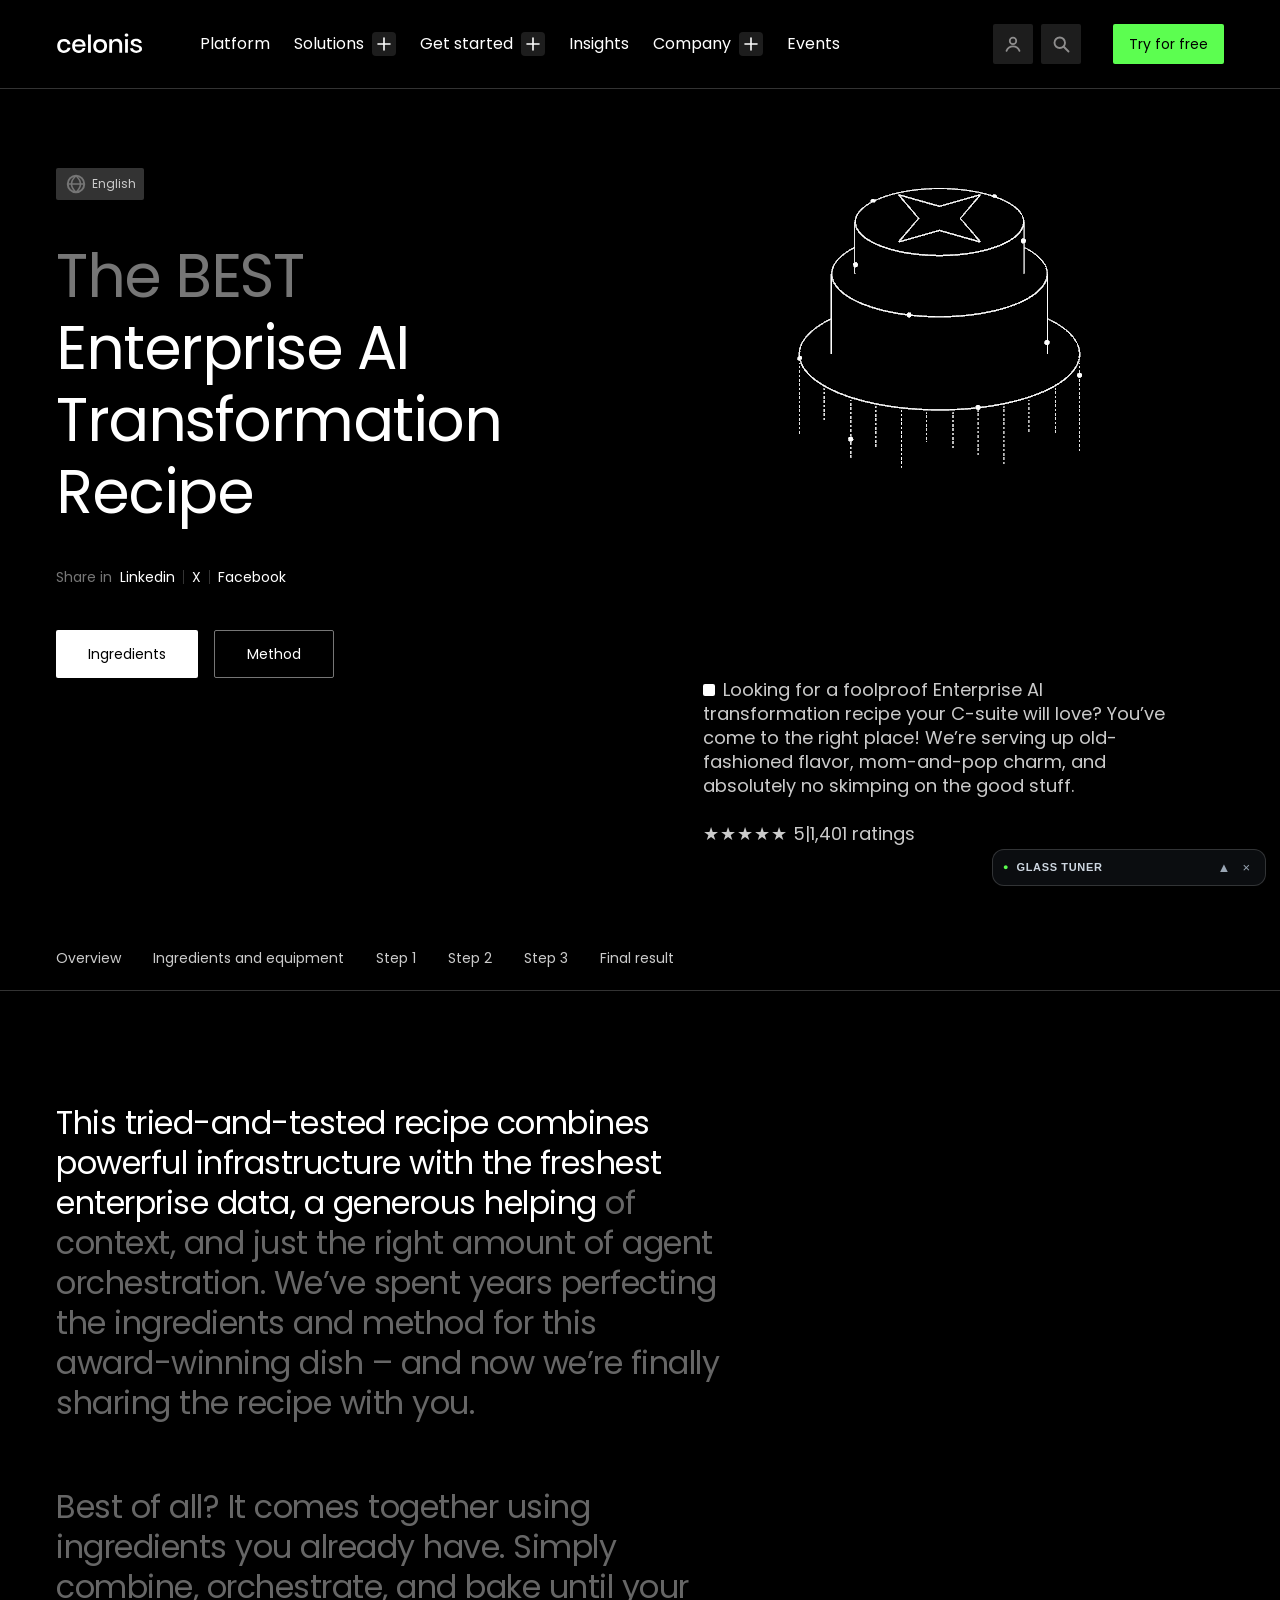
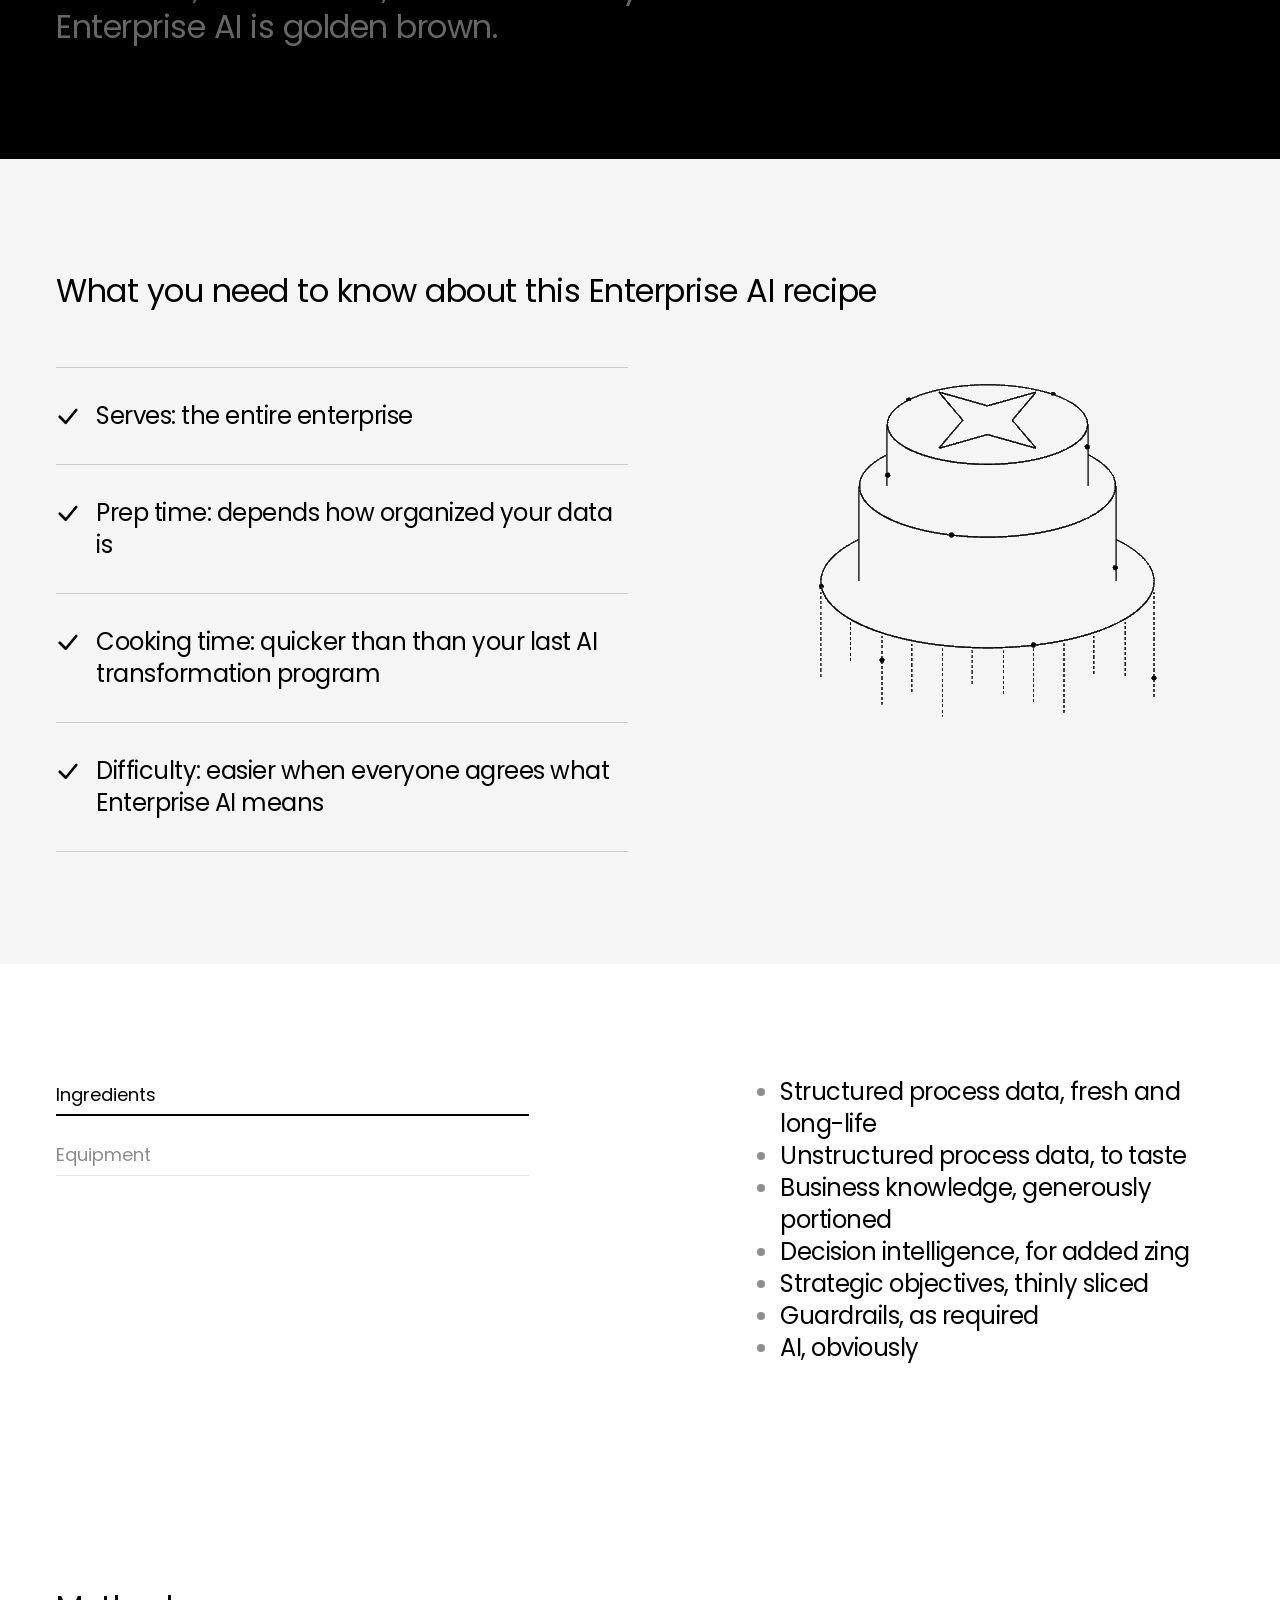
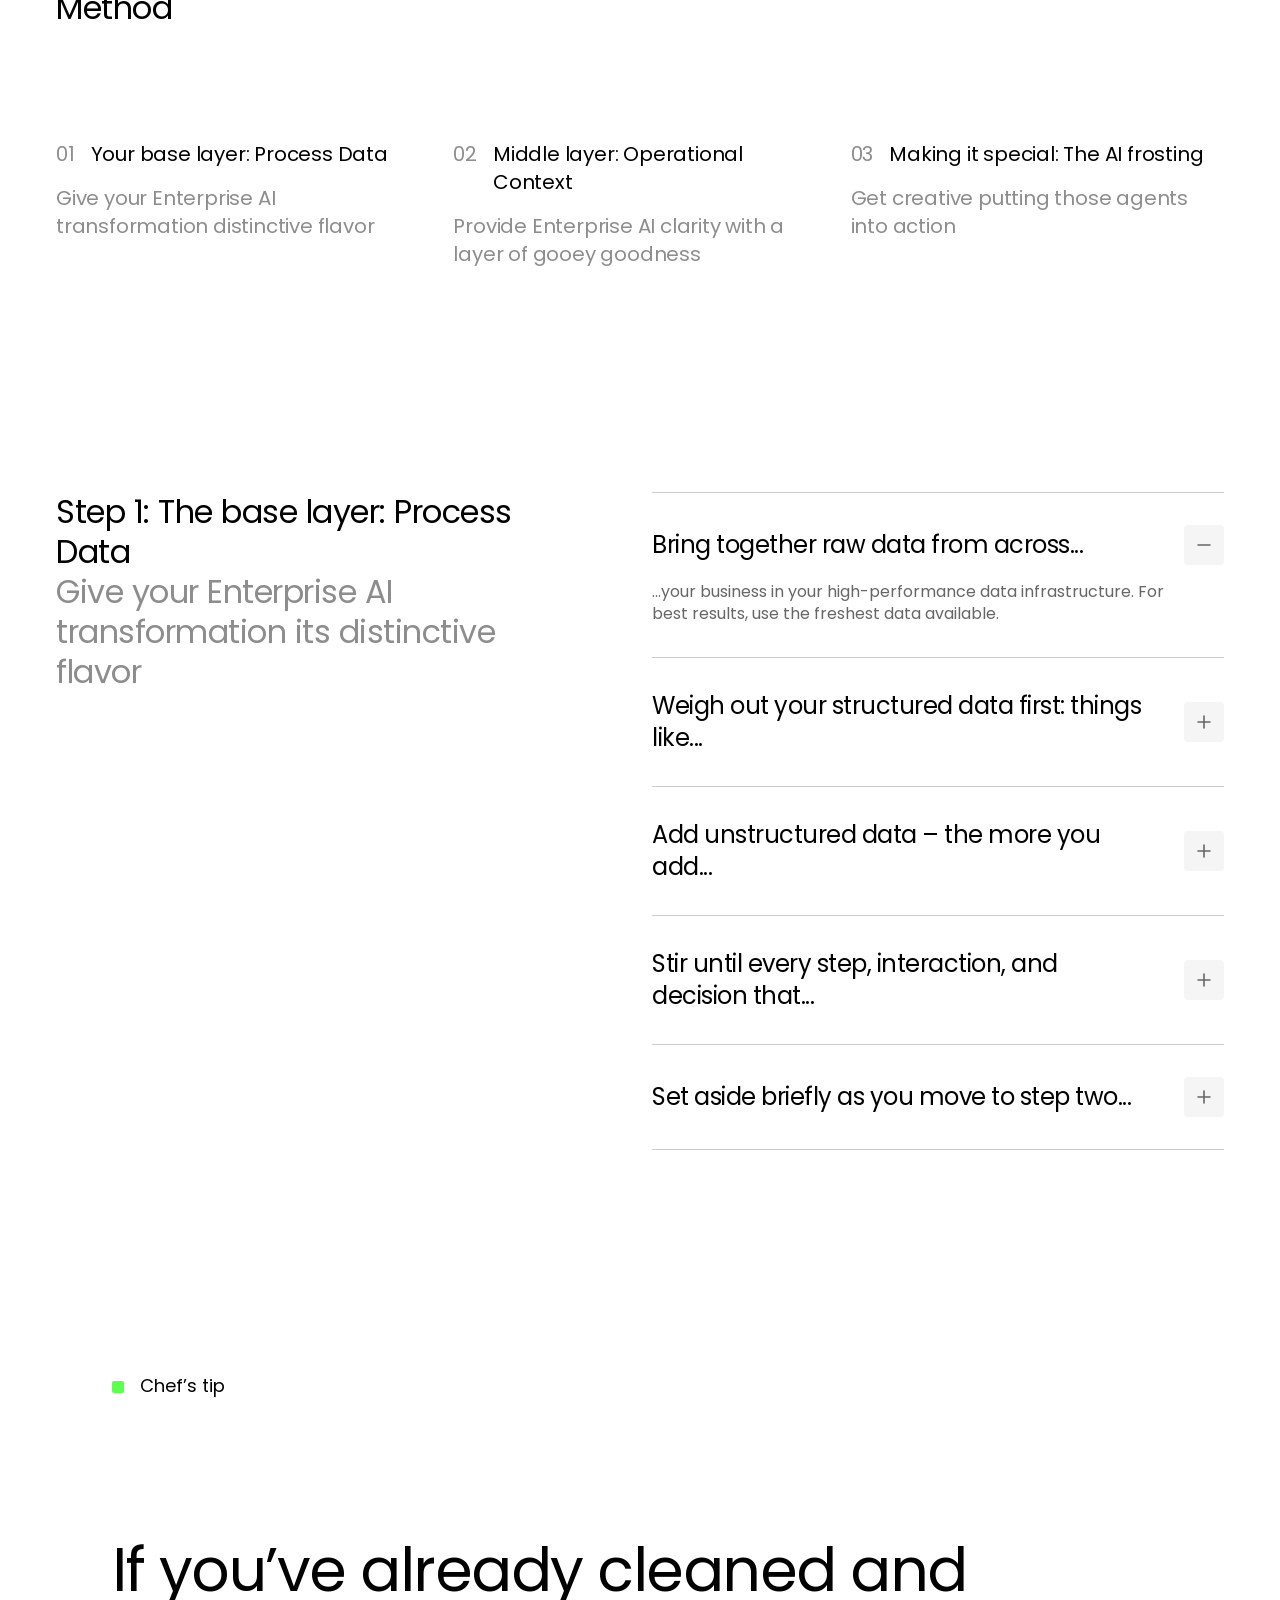
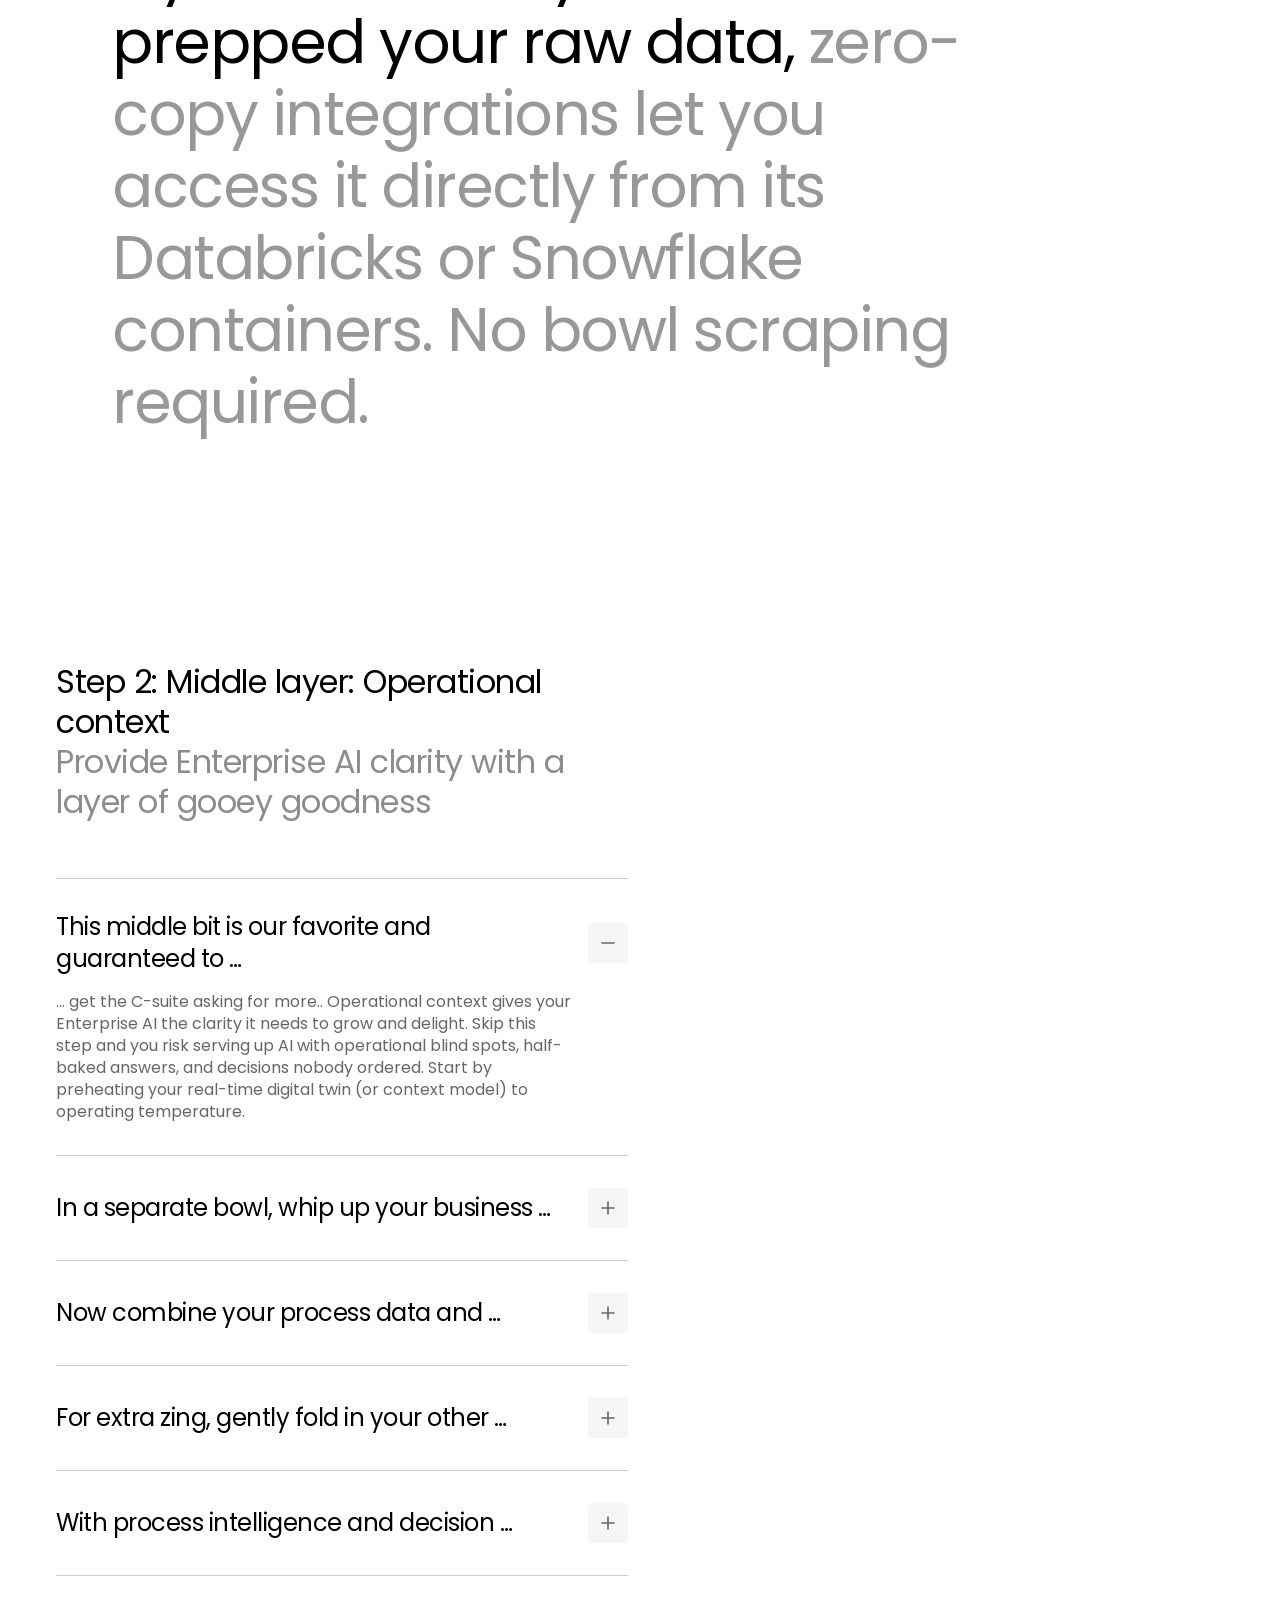
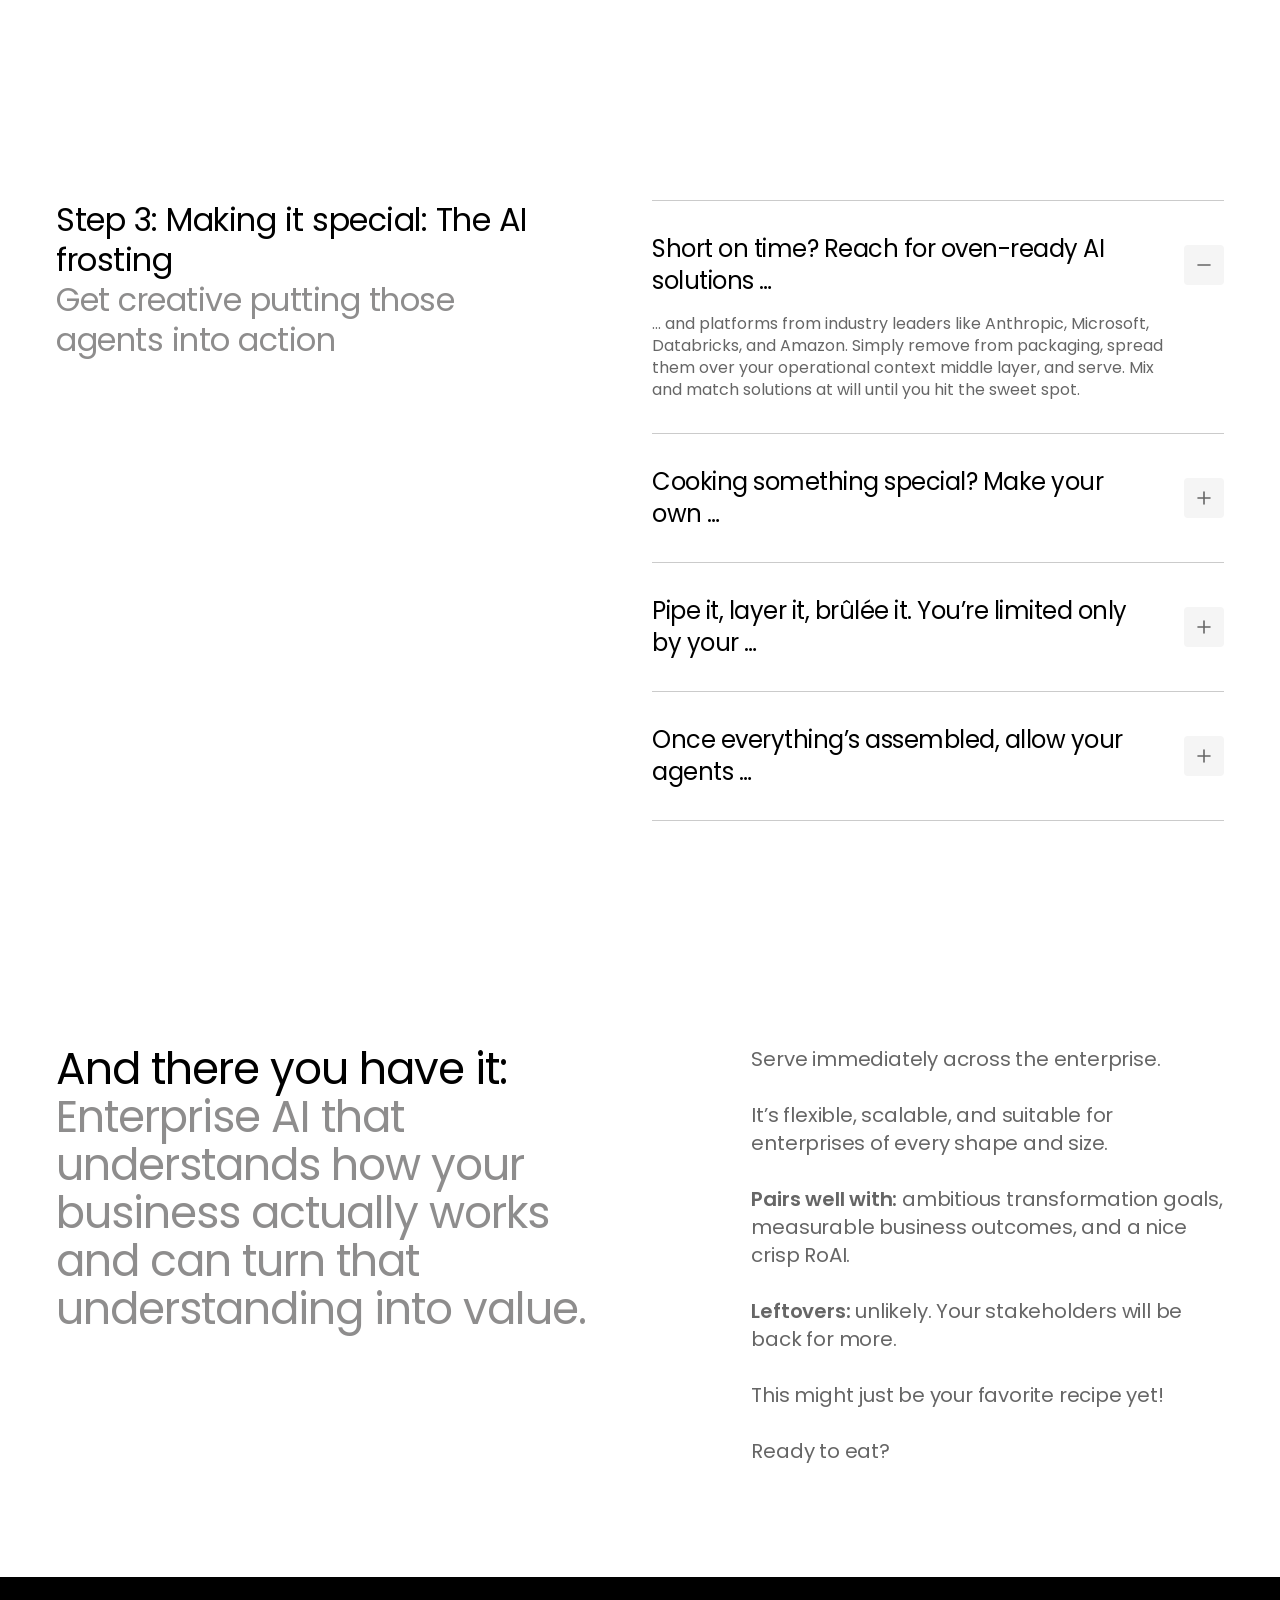
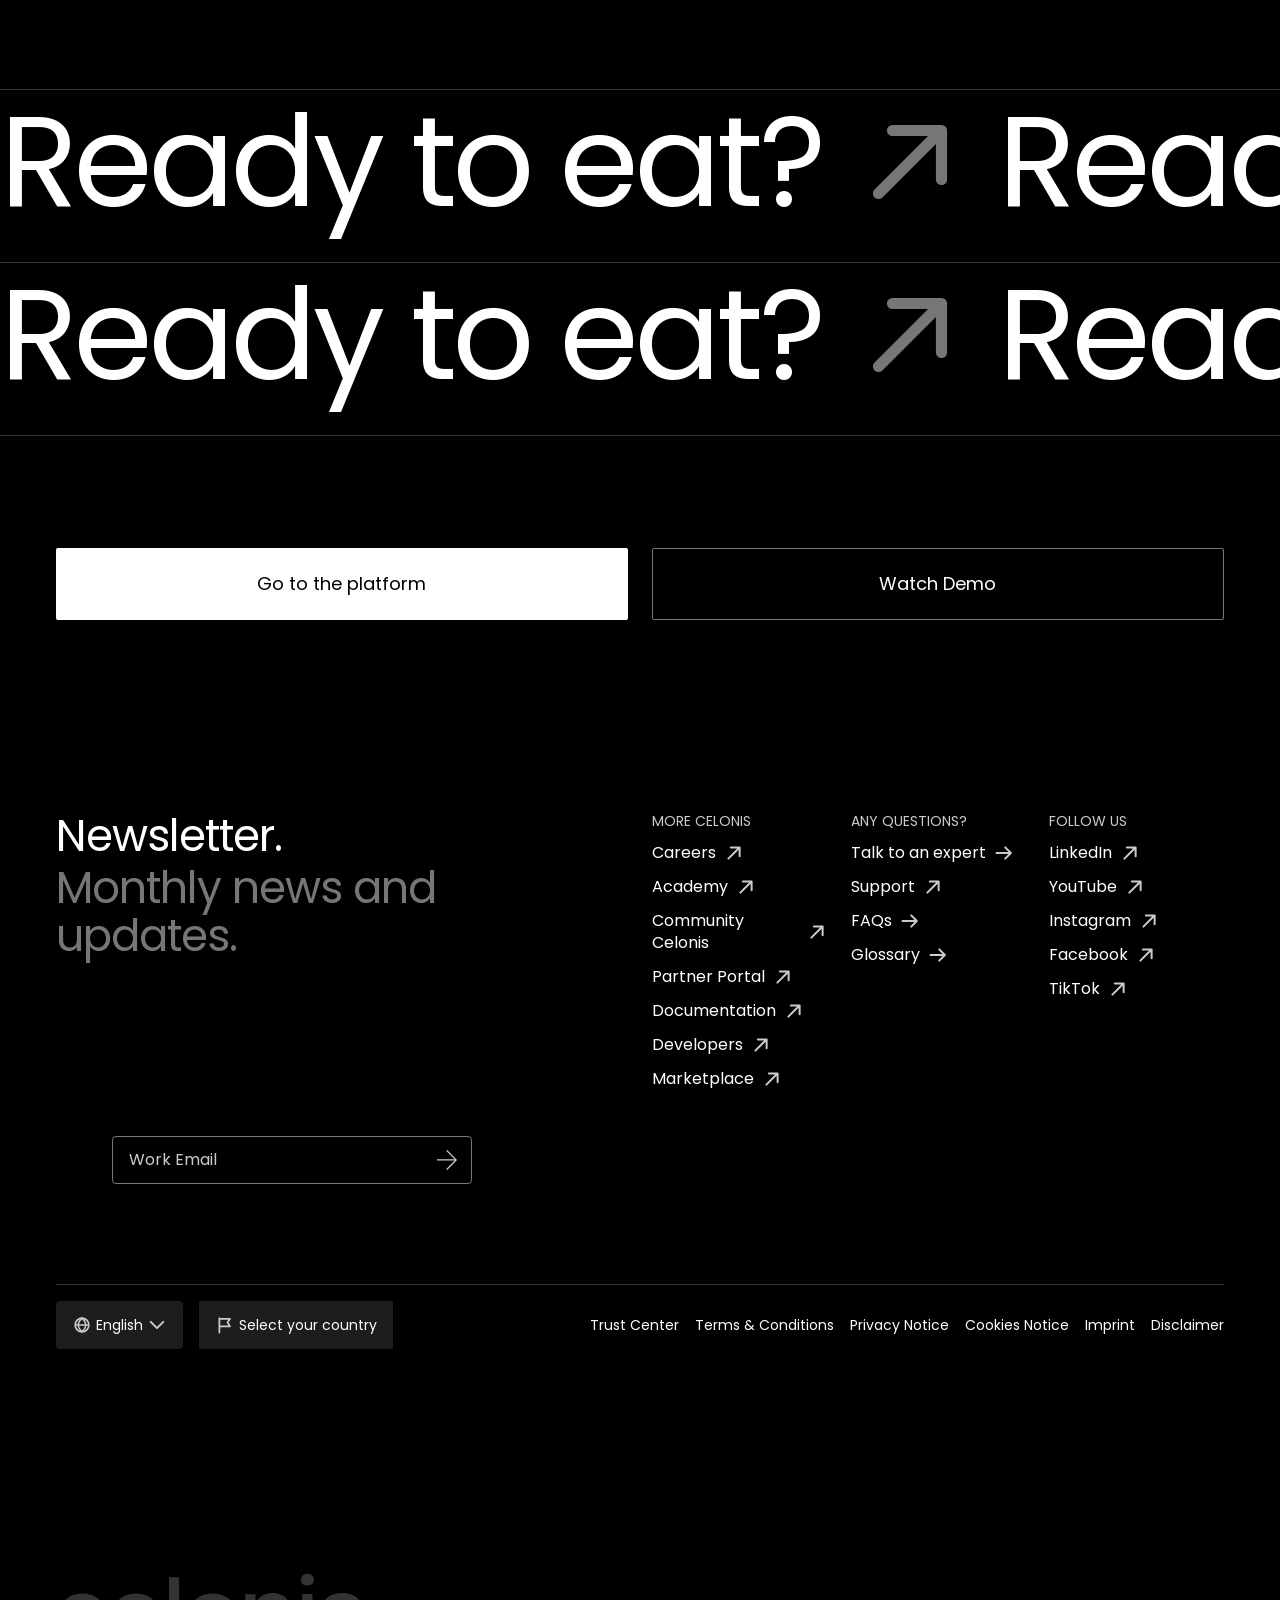
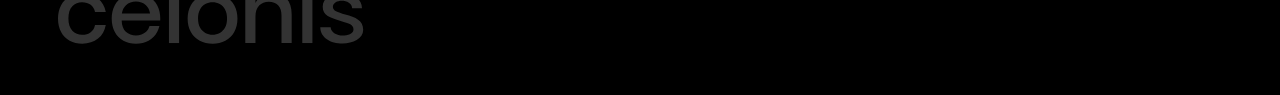
<file: cake/versions/classic-3d/index.html>
<!DOCTYPE html>

<html lang="en" data-cake-version="classic-3d">
<head>
<meta charset="utf-8"/>
<meta content="width=device-width, initial-scale=1" name="viewport"/>
<meta content="noindex,nofollow" name="robots"/>
<title>Vibecoding prototype - Enterprise AI recipe page, Classic 3D — M35 hero (WebGL) (unofficial)</title>
<meta content="Unofficial design prototype by Hanzo. Not an official page of the brand shown, and not published or endorsed by them." name="description"/>
<link href="../../css/styles.css" rel="stylesheet"/>
<link href="../../css/header.css" rel="stylesheet"/>
<link href="../../css/detail-page-hero.css" rel="stylesheet"/>
<link href="../../css/anchor-secondary-menu.css" rel="stylesheet"/>
<link href="../../css/text-only.css" rel="stylesheet"/>
<link href="../../css/title.css" rel="stylesheet"/>
<link href="../../css/collapse-expand.css" rel="stylesheet"/>
<link href="../../css/quotes.css" rel="stylesheet"/>
<link href="../../css/basic-module.css" rel="stylesheet"/>
<link href="../../css/question.css" rel="stylesheet"/>
<link href="../../css/link-with-arrow.css" rel="stylesheet"/>
<link href="../../css/pnf.css" rel="stylesheet"/>
<link href="../../css/footer.css" rel="stylesheet"/>
<link href="../../css/lazy-styles.css" rel="stylesheet"/>
<link href="../../css/poppins.css" rel="stylesheet"/>
<link href="../../css/inert-form.css?v=2" rel="stylesheet"/>
<link href="../../css/page-shell.css" rel="stylesheet"/>
<link href="../../css/cake.css?v=1" rel="stylesheet"/>
<link href="../../css/cake-m35.css?v=1" rel="stylesheet"/>
<link href="../../css/tuner-ui.css?v=1" rel="stylesheet"/>
<link href="../../css/cake-3d.css?v=3" rel="stylesheet"/>
</head>
<body class="appear"><div class="page-shell">
<header class="header-wrapper"><div class="header block" data-block-name="header" data-block-status="loaded"><div><div></div></div><div class="nav-wrapper dark-base-theme"><nav id="nav"><div class="section nav-brand" data-section-status="loaded" style="">
<div class="default-content-wrapper"><p class=""><a href="#" title="Home"><span aria-hidden="true" class="icon icon-logo svg-icon" focusable="false"><svg aria-hidden="true" xmlns="http://www.w3.org/2000/svg"><use href="#logo"></use></svg></span></a></p></div></div><div class="section nav-menu" data-section-status="loaded" style="">
<div class="default-content-wrapper"><ul class="main-nav"><li class="search-link">
<a href="#">
<span>Search</span>
</a>
</li>
<li><a href="#" title="Platform"><span>Platform</span></a></li>
<li class="nav-drop"><button aria-controls="solutions" aria-expanded="false" aria-haspopup="true">Solutions<span class="icon-only icon-only-xsmall">
<span class="icon icon-icon-plus svg-icon"><svg aria-hidden="true" xmlns="http://www.w3.org/2000/svg"><use href="#icon-plus"></use></svg></span>
</span><span class="icon-only icon-only-xsmall">
<span class="icon icon-icon-minus svg-icon"><svg aria-hidden="true" xmlns="http://www.w3.org/2000/svg"><use href="#icon-minus"></use></svg></span>
</span></button><ul id="solutions">
<li class="header-section-get-started"><a href="#" title="Success stories"><span>Success stories</span></a><span class="icon-only dark-base-theme icon-only-medium">
<span class="icon icon-icon-arrow-right svg-icon"><svg aria-hidden="true" xmlns="http://www.w3.org/2000/svg"><use href="#icon-arrow-right"></use></svg></span>
</span></li>
<li class="empty-column"></li><li class="header-section-solutions">By transformation
          <ul>
<li><a href="#" title="Enterprise AI"><span>Enterprise AI</span></a></li>
<li><a href="#" title="Supply Chain"><span>Supply Chain</span></a></li>
<li><a href="#" title="Enterprise IT Modernization"><span>Enterprise IT Modernization</span></a></li>
<li><a href="#" title="All transformations"><span>All transformations</span></a></li>
</ul>
</li>
<li class="header-section-solutions">By Function
          <ul>
<li><a href="#" title="Process Excellence"><span>Process Excellence</span></a></li>
<li><a href="#" title="Finance and Shared Services"><span>Finance and Shared Services</span></a></li>
<li><a href="#" title="Customer Experience"><span>Customer Experience</span></a></li>
<li><a href="#" title="Sustainability"><span>Sustainability</span></a></li>
<li><a href="#" title="All functions"><span>All functions</span></a></li>
</ul>
</li>
<li class="header-section-solutions">By Industry
          <ul>
<li><a href="#" title="Banking"><span>Banking</span></a></li>
<li><a href="#" title="Manufacturing"><span>Manufacturing</span></a></li>
<li><a href="#" title="Automotive"><span>Automotive</span></a></li>
<li><a href="#" title="Life Sciences and Pharma"><span>Life Sciences and Pharma</span></a></li>
<li><a href="#" title="All industries"><span>All industries</span></a></li>
</ul>
</li>
</ul>
</li>
<li class="nav-drop"><button aria-controls="get-started" aria-expanded="false" aria-haspopup="true">Get started<span class="icon-only icon-only-xsmall">
<span class="icon icon-icon-plus svg-icon"><svg aria-hidden="true" xmlns="http://www.w3.org/2000/svg"><use href="#icon-plus"></use></svg></span>
</span><span class="icon-only icon-only-xsmall">
<span class="icon icon-icon-minus svg-icon"><svg aria-hidden="true" xmlns="http://www.w3.org/2000/svg"><use href="#icon-minus"></use></svg></span>
</span></button><ul id="get-started">
<li class="header-section-get-started"><a href="#" title="Become a Customer"><span>Become a Customer</span></a><span class="icon-only dark-base-theme icon-only-medium">
<span class="icon icon-icon-arrow-right svg-icon"><svg aria-hidden="true" xmlns="http://www.w3.org/2000/svg"><use href="#icon-arrow-right"></use></svg></span>
</span></li>
<li class="header-section-get-started"><a href="#" title="Become a Partner"><span>Become a Partner</span></a><span class="icon-only dark-base-theme icon-only-medium">
<span class="icon icon-icon-arrow-right svg-icon"><svg aria-hidden="true" xmlns="http://www.w3.org/2000/svg"><use href="#icon-arrow-right"></use></svg></span>
</span></li>
</ul>
</li>
<li><a href="#" title="Insights"><span>Insights</span></a></li>
<li class="nav-drop"><button aria-controls="company" aria-expanded="false" aria-haspopup="true">Company<span class="icon-only icon-only-xsmall">
<span class="icon icon-icon-plus svg-icon"><svg aria-hidden="true" xmlns="http://www.w3.org/2000/svg"><use href="#icon-plus"></use></svg></span>
</span><span class="icon-only icon-only-xsmall">
<span class="icon icon-icon-minus svg-icon"><svg aria-hidden="true" xmlns="http://www.w3.org/2000/svg"><use href="#icon-minus"></use></svg></span>
</span></button><ul id="company">
<li class="header-section-get-started"><a href="#" title="About us"><span>About us</span></a><span class="icon-only dark-base-theme icon-only-medium">
<span class="icon icon-icon-arrow-right svg-icon"><svg aria-hidden="true" xmlns="http://www.w3.org/2000/svg"><use href="#icon-arrow-right"></use></svg></span>
</span></li>
<li class="header-section-get-started"><a href="#" title="Our programs"><span>Our programs</span></a><span class="icon-only dark-base-theme icon-only-medium">
<span class="icon icon-icon-arrow-right svg-icon"><svg aria-hidden="true" xmlns="http://www.w3.org/2000/svg"><use href="#icon-arrow-right"></use></svg></span>
</span></li>
<li class="header-section-get-started"><a href="#" title="Contact us"><span>Contact us</span></a><span class="icon-only dark-base-theme icon-only-medium">
<span class="icon icon-icon-arrow-right svg-icon"><svg aria-hidden="true" xmlns="http://www.w3.org/2000/svg"><use href="#icon-arrow-right"></use></svg></span>
</span></li>
<li class="empty-column"></li><li class="header-section-company">Explore further
          <ul>
<li><a href="#" title="Newsroom"><span>Newsroom</span></a><br/><a href="#" title="Find all Celonis’ news"><span>Find all Celonis’ news</span></a><span class="icon-only icon-only-small">
<span class="icon icon-icon-arrow-right svg-icon"><svg aria-hidden="true" xmlns="http://www.w3.org/2000/svg"><use href="#icon-arrow-right"></use></svg></span>
</span></li>
<li><a href="#" title="Blog"><span>Blog</span></a><br/><a href="#" title="Read the latest trends and updates"><span>Read the latest trends and updates</span></a><span class="icon-only icon-only-small">
<span class="icon icon-icon-arrow-right svg-icon"><svg aria-hidden="true" xmlns="http://www.w3.org/2000/svg"><use href="#icon-arrow-right"></use></svg></span>
</span></li>
<li><a href="#" title="Careers"><span>Careers</span></a><br/><a href="#" title="Join our team"><span>Join our team</span></a><span class="icon-only icon-only-small">
<span class="icon icon-icon-arrow-up-right svg-icon"><svg aria-hidden="true" xmlns="http://www.w3.org/2000/svg"><use href="#icon-arrow-up-right"></use></svg></span>
</span></li>
</ul>
</li>
</ul>
</li>
<li><a href="#" title="Events"><span>Events</span></a></li>
</ul></div></div><div class="section nav-tools" data-section-status="loaded" style="">
<div class="default-content-wrapper"><p class="button-container"><a aria-label="Account" class="button icon-button" href="#" role="button" title="Account"><span aria-hidden="true" class="visually-hidden" focusable="false">Account</span><span class="icon icon-icon-account svg-icon"><svg aria-hidden="true" xmlns="http://www.w3.org/2000/svg"><use href="#icon-account"></use></svg></span></a></p><p class="button-container"><a aria-label="Search" class="button icon-button" href="#" role="button" title="Search"><span aria-hidden="true" class="visually-hidden" focusable="false">Search</span><span class="icon icon-icon-search svg-icon"><svg aria-hidden="true" xmlns="http://www.w3.org/2000/svg"><use href="#icon-search"></use></svg></span></a></p><p class="button-container"><em><strong><a class="button conversion small" href="#" role="button" title="Try for free"><span>Try for free</span></a></strong></em></p><div class="hamburger"><p class="button-container"><a aria-expanded="false" aria-label="Navigation menu" class="button icon-button" href="#" role="button" title="Navigation menu"><span>
</span><span class="visually-hidden">Navigation menu</span>
<span class="icon-only icon-only-medium">
<span class="icon icon-icon-menu svg-icon"><svg aria-hidden="true" xmlns="http://www.w3.org/2000/svg"><use href="#icon-menu"></use></svg></span>
</span><span class="icon-only icon-only-medium">
<span class="icon icon-icon-close svg-icon"><svg aria-hidden="true" xmlns="http://www.w3.org/2000/svg"><use href="#icon-close"></use></svg></span>
</span></a></p></div></div></div></nav></div></div></header><main class="cake-page">
<!-- M35 · Detail page hero — the site's own `detail-page-hero` block (markup as in celonistvibecoding experiments/3d-book) -->
<div class="section detail-page-hero-container" data-module="M35-Detail-page-hero" id="top">
<div class="detail-page-hero-wrapper dark-base-theme">
<div class="detail-page-hero block dark-base-theme no-back-button" data-block-name="detail-page-hero" data-block-status="loaded">
<div>
<div class="labels-container dark-secondary-theme"><div class="label"><span class="icon icon-icon-globe svg-icon"><svg aria-hidden="true" xmlns="http://www.w3.org/2000/svg"><use href="#icon-globe"></use></svg></span><span>English</span></div></div>
<div class="detail-page-hero-title-and-links"><div class="titles-container"><p class="overtitle">The BEST</p><h1 class="title">Enterprise AI Transformation Recipe</h1></div>
<div class="detail-page-hero-links-area"><p class="social-links-container"><span>Share in</span><a href="#">Linkedin</a><a href="#">X</a><a href="#">Facebook</a></p><div class="buttons-row"><p class="button-container"><a class="button" href="#ingredients" role="button"><span>Ingredients</span></a></p><p class="button-container"><a class="button secondary" href="#method" role="button"><span>Method</span></a></p></div></div>
</div>
<div class="detail-page-hero-media-container cake-media-invert"><figure class="cake-3d-stage" data-slot="hero" data-scene="classic"><canvas class="cake-3d-canvas" role="img" aria-label="Animated 3D glass illustration of a three-layer cake"></canvas><img class="cake-3d-fallback" src="img/hero.png" alt="Line illustration of a three-layer cake"/></figure></div>
<p class="white-square square-l detail-text-content">Looking for a foolproof Enterprise AI transformation recipe your C-suite will love? You’ve come to the right place! We’re serving up old-fashioned flavor, mom-and-pop charm, and absolutely no skimping on the good stuff.<span class="cake-hero-rating"><span class="stars" aria-hidden="true">★★★★★</span> 5|1,401 ratings</span></p>
<div class="detail-page-hero-links-area"><p class="social-links-container"><span>Share in</span><a href="#">Linkedin</a><a href="#">X</a><a href="#">Facebook</a></p><div class="buttons-row"><p class="button-container"><a class="button" href="#ingredients" role="button"><span>Ingredients</span></a></p><p class="button-container"><a class="button secondary" href="#method" role="button"><span>Method</span></a></p></div></div>
</div>
</div>
</div>
</div>
<!-- M03 · Anchor secondary menu (site block) -->
<div class="anchor-secondary-menu-wrapper dark-base-theme" data-module="M03-Anchor-secondary-menu">
<div class="anchor-secondary-menu dark-base-theme block full-width" data-block-status="loaded">
<div><div>
<ul>
<li><a href="#overview" role="button"><span>Overview</span></a></li>
<li><a href="#ingredients" role="button"><span>Ingredients and equipment</span></a></li>
<li><a href="#step-1" role="button"><span>Step 1</span></a></li>
<li><a href="#step-2" role="button"><span>Step 2</span></a></li>
<li><a href="#step-3" role="button"><span>Step 3</span></a></li>
<li><a href="#final-result" role="button"><span>Final result</span></a></li>
</ul>
</div></div>
</div>
</div>
<!-- M45 · Text only — the site's `text-only` block (word-by-word reveal); the second half stays dim, as in the Figma -->
<div class="section text-only-container" data-module="M45-Text-only" id="overview">
<div class="text-only-wrapper dark-base-theme">
<div class="text-only reveal block" data-block-status="loaded">
<div><div>
<p><span style="animation-delay:0.1s">This</span> <span style="animation-delay:0.2s">tried-and-tested</span> <span style="animation-delay:0.3s">recipe</span> <span style="animation-delay:0.4s">combines</span> <span style="animation-delay:0.5s">powerful</span> <span style="animation-delay:0.6s">infrastructure</span> <span style="animation-delay:0.7s">with</span> <span style="animation-delay:0.8s">the</span> <span style="animation-delay:0.9s">freshest</span> <span style="animation-delay:1.0s">enterprise</span> <span style="animation-delay:1.1s">data,</span> <span style="animation-delay:1.2s">a</span> <span style="animation-delay:1.3s">generous</span> <span style="animation-delay:1.4s">helping</span> <span class="cake-dim" style="animation-delay:0.1s">of</span> <span class="cake-dim" style="animation-delay:0.2s">context,</span> <span class="cake-dim" style="animation-delay:0.3s">and</span> <span class="cake-dim" style="animation-delay:0.4s">just</span> <span class="cake-dim" style="animation-delay:0.5s">the</span> <span class="cake-dim" style="animation-delay:0.6s">right</span> <span class="cake-dim" style="animation-delay:0.7s">amount</span> <span class="cake-dim" style="animation-delay:0.8s">of</span> <span class="cake-dim" style="animation-delay:0.9s">agent</span> <span class="cake-dim" style="animation-delay:1.0s">orchestration.</span> <span class="cake-dim" style="animation-delay:1.1s">We’ve</span> <span class="cake-dim" style="animation-delay:1.2s">spent</span> <span class="cake-dim" style="animation-delay:1.3s">years</span> <span class="cake-dim" style="animation-delay:1.4s">perfecting</span> <span class="cake-dim" style="animation-delay:1.5s">the</span> <span class="cake-dim" style="animation-delay:1.6s">ingredients</span> <span class="cake-dim" style="animation-delay:1.7s">and</span> <span class="cake-dim" style="animation-delay:1.8s">method</span> <span class="cake-dim" style="animation-delay:1.9s">for</span> <span class="cake-dim" style="animation-delay:2.0s">this</span> <span class="cake-dim" style="animation-delay:2.1s">award-winning</span> <span class="cake-dim" style="animation-delay:2.2s">dish</span> <span class="cake-dim" style="animation-delay:2.3s">–</span> <span class="cake-dim" style="animation-delay:2.4s">and</span> <span class="cake-dim" style="animation-delay:2.5s">now</span> <span class="cake-dim" style="animation-delay:2.6s">we’re</span> <span class="cake-dim" style="animation-delay:2.7s">finally</span> <span class="cake-dim" style="animation-delay:2.8s">sharing</span> <span class="cake-dim" style="animation-delay:2.9s">the</span> <span class="cake-dim" style="animation-delay:3.0s">recipe</span> <span class="cake-dim" style="animation-delay:3.1s">with</span> <span class="cake-dim" style="animation-delay:3.2s">you.</span></p>
<p class="cake-text-only-second"><span class="cake-dim" style="animation-delay:0.1s">Best</span> <span class="cake-dim" style="animation-delay:0.2s">of</span> <span class="cake-dim" style="animation-delay:0.3s">all?</span> <span class="cake-dim" style="animation-delay:0.4s">It</span> <span class="cake-dim" style="animation-delay:0.5s">comes</span> <span class="cake-dim" style="animation-delay:0.6s">together</span> <span class="cake-dim" style="animation-delay:0.7s">using</span> <span class="cake-dim" style="animation-delay:0.8s">ingredients</span> <span class="cake-dim" style="animation-delay:0.9s">you</span> <span class="cake-dim" style="animation-delay:1.0s">already</span> <span class="cake-dim" style="animation-delay:1.1s">have.</span> <span class="cake-dim" style="animation-delay:1.2s">Simply</span> <span class="cake-dim" style="animation-delay:1.3s">combine,</span> <span class="cake-dim" style="animation-delay:1.4s">orchestrate,</span> <span class="cake-dim" style="animation-delay:1.5s">and</span> <span class="cake-dim" style="animation-delay:1.6s">bake</span> <span class="cake-dim" style="animation-delay:1.7s">until</span> <span class="cake-dim" style="animation-delay:1.8s">your</span> <span class="cake-dim" style="animation-delay:1.9s">Enterprise</span> <span class="cake-dim" style="animation-delay:2.0s">AI</span> <span class="cake-dim" style="animation-delay:2.1s">is</span> <span class="cake-dim" style="animation-delay:2.2s">golden</span> <span class="cake-dim" style="animation-delay:2.3s">brown.</span></p>
</div></div>
</div>
</div>
</div>
<!-- M46 · Short list — site `title` block + check list + media (no site block draws this list) -->
<div class="section cake-shortlist cake-bg-secondary" data-module="M46-Short-list">
<div class="title-wrapper">
<div class="title block" data-block-status="loaded"><div><div class="title-link-container"><h2>What you need to know about this Enterprise AI recipe</h2></div></div></div>
</div>
<div class="cake-grid cake-shortlist__body">
<ul class="cake-checklist">
<li><span class="icon icon-icon-check svg-icon"><svg aria-hidden="true"><use href="#icon-check"></use></svg></span>Serves: the entire enterprise</li>
<li><span class="icon icon-icon-check svg-icon"><svg aria-hidden="true"><use href="#icon-check"></use></svg></span>Prep time: depends how organized your data is</li>
<li><span class="icon icon-icon-check svg-icon"><svg aria-hidden="true"><use href="#icon-check"></use></svg></span>Cooking time: quicker than than your last AI transformation program</li>
<li><span class="icon icon-icon-check svg-icon"><svg aria-hidden="true"><use href="#icon-check"></use></svg></span>Difficulty: easier when everyone agrees what Enterprise AI means</li>
</ul>
<figure class="cake-shortlist__media cake-media">
<figure class="cake-3d-stage cake-3d-light" data-slot="shortlist" data-scene="classic-light"><canvas class="cake-3d-canvas" role="img" aria-label="Animated 3D glass illustration of a three-layer cake"></canvas><img class="cake-3d-fallback" src="img/shortlist.png" alt="Line illustration of a three-layer cake"/></figure>
</figure>
</div>
</div>
<!-- M09 · Solutions — Figma uses it as two tabs + a list. The site's `solutions` block is an auto-advancing
       accordion with a 12 s progress bar and a sidebar, a different behaviour, so this is built on its tokens. -->
<div class="section cake-tabs" data-module="M09-Solutions" id="ingredients">
<div class="cake-grid">
<div aria-label="Ingredients and equipment" class="cake-tabs__list" role="tablist">
<button aria-controls="panel-ingredients" aria-selected="true" class="cake-tabs__tab" id="tab-ingredients" role="tab">Ingredients</button>
<button aria-controls="panel-equipment" aria-selected="false" class="cake-tabs__tab" id="tab-equipment" role="tab" tabindex="-1">Equipment</button>
</div>
<div class="cake-tabs__panels">
<ul aria-labelledby="tab-ingredients" class="cake-bullets" id="panel-ingredients" role="tabpanel">
<li>Structured process data, fresh and long-life</li>
<li>Unstructured process data, to taste</li>
<li>Business knowledge, generously portioned</li>
<li>Decision intelligence, for added zing</li>
<li>Strategic objectives, thinly sliced</li>
<li>Guardrails, as required</li>
<li>AI, obviously</li>
</ul>
<!-- PLACEHOLDER COPY: the Equipment panel is hidden in the Figma master; text pending from copywriting -->
<ul aria-labelledby="tab-equipment" class="cake-bullets" data-placeholder="true" hidden="" id="panel-equipment" role="tabpanel">
<li>A process intelligence platform</li>
<li>Your existing data infrastructure</li>
<li>A real-time digital twin, preheated</li>
<li>The AI tools and agents of your choice</li>
<li>A cross-functional team of chefs</li>
</ul>
</div>
</div>
</div>
<!-- M61 · Title (site block) + M28 · Journey -->
<div class="section cake-journey" data-module="M61-Title + M28-Journey" id="method">
<div class="title-wrapper">
<div class="title block" data-block-status="loaded"><div><div class="title-link-container"><h2>Method</h2></div></div></div>
</div>
<div class="cake-grid">
<ol class="cake-journey__list">
<li><a href="#step-1"><span class="cake-journey__num">01</span><span class="cake-journey__name">Your base layer: Process Data</span><span class="cake-journey__desc">Give your Enterprise AI transformation distinctive flavor</span></a></li>
<li><a href="#step-2"><span class="cake-journey__num">02</span><span class="cake-journey__name">Middle layer: Operational Context</span><span class="cake-journey__desc">Provide Enterprise AI clarity with a layer of gooey goodness</span></a></li>
<li><a href="#step-3"><span class="cake-journey__num">03</span><span class="cake-journey__name">Making it special: The AI frosting</span><span class="cake-journey__desc">Get creative putting those agents into action</span></a></li>
</ol>
</div>
</div>
<!-- M19 · Collapse-expand — Step 1 (site block) -->
<div class="section cake-steps" data-module="M19-Collaps-expand" id="step-1">
<div class="collapse-expand-wrapper">
<div class="collapse-expand block" data-block-status="loaded">
<div><div>
<h2>Step 1: The base layer: Process Data</h2>
<p>Give your Enterprise AI transformation its distinctive flavor</p>
</div></div>
<div><figure class="cake-media"><figure class="cake-3d-stage cake-3d-light" data-slot="step-1" data-scene="classic-light"><canvas class="cake-3d-canvas" role="img" aria-label="Animated 3D glass illustration: process data flowing into the base layer"></canvas><img class="cake-3d-fallback" src="img/step-1.png" alt="Line illustration: process data flowing into the base layer"/></figure></figure></div>
<div class="accordion" data-exclusive="">
<details class="accordion-item" open="">
<summary class="accordion-item-summary"><p>Bring together raw data from across...</p><div class="accordion-item-summary-icon"><span class="icon icon-icon-plus accordion-icon-expand svg-icon"><svg aria-hidden="true"><use href="#icon-plus"></use></svg></span><span class="icon icon-icon-minus accordion-icon-collapse svg-icon"><svg aria-hidden="true"><use href="#icon-minus"></use></svg></span></div></summary>
<div class="accordion-item-content"><p>...your business in your high-performance data infrastructure. For best results, use the freshest data available.</p></div>
</details>
<details class="accordion-item" data-placeholder="true">
<summary class="accordion-item-summary"><p>Weigh out your structured data first: things like...</p><div class="accordion-item-summary-icon"><span class="icon icon-icon-plus accordion-icon-expand svg-icon"><svg aria-hidden="true"><use href="#icon-plus"></use></svg></span><span class="icon icon-icon-minus accordion-icon-collapse svg-icon"><svg aria-hidden="true"><use href="#icon-minus"></use></svg></span></div></summary>
<div class="accordion-item-content"><p>...orders, invoices and deliveries from your ERP, CRM and supply chain systems. Measure carefully: this is what gives the base its structure.</p></div>
</details>
<details class="accordion-item" data-placeholder="true">
<summary class="accordion-item-summary"><p>Add unstructured data – the more you add...</p><div class="accordion-item-summary-icon"><span class="icon icon-icon-plus accordion-icon-expand svg-icon"><svg aria-hidden="true"><use href="#icon-plus"></use></svg></span><span class="icon icon-icon-minus accordion-icon-collapse svg-icon"><svg aria-hidden="true"><use href="#icon-minus"></use></svg></span></div></summary>
<div class="accordion-item-content"><p>...the richer the flavor. Emails, tickets, documents and chats all bring texture your structured data can’t.</p></div>
</details>
<details class="accordion-item" data-placeholder="true">
<summary class="accordion-item-summary"><p>Stir until every step, interaction, and decision that...</p><div class="accordion-item-summary-icon"><span class="icon icon-icon-plus accordion-icon-expand svg-icon"><svg aria-hidden="true"><use href="#icon-plus"></use></svg></span><span class="icon icon-icon-minus accordion-icon-collapse svg-icon"><svg aria-hidden="true"><use href="#icon-minus"></use></svg></span></div></summary>
<div class="accordion-item-content"><p>...makes up your processes is evenly mixed into one connected view of how your business really runs.</p></div>
</details>
<details class="accordion-item" data-placeholder="true">
<summary class="accordion-item-summary"><p>Set aside briefly as you move to step two...</p><div class="accordion-item-summary-icon"><span class="icon icon-icon-plus accordion-icon-expand svg-icon"><svg aria-hidden="true"><use href="#icon-plus"></use></svg></span><span class="icon icon-icon-minus accordion-icon-collapse svg-icon"><svg aria-hidden="true"><use href="#icon-minus"></use></svg></span></div></summary>
<div class="accordion-item-content"><p>...your base layer will keep refreshing itself while you prepare the operational context.</p></div>
</details>
</div>
</div>
</div>
</div>
<!-- M25 · Quotes — Chef's tip (site block) -->
<div class="section cake-quote" data-module="M25-Quotes">
<div class="quotes-wrapper">
<div class="quotes block no-media" data-block-status="loaded">
<ul><li class="quote-no-link quote-no-image quote-slide"><div>
<p class="square p-name">Chef’s tip</p>
<p class="p-quote cake-quote__text"><span class="cake-quote__hi">If you’ve already cleaned and prepped your raw data,</span> <span class="cake-quote__lo">zero-copy integrations let you access it directly from its Databricks or Snowflake containers. No bowl scraping required.</span></p>
</div></li></ul>
</div>
</div>
</div>
<!-- M19 · Collapse-expand (align-right) — Step 2 -->
<div class="section cake-steps" data-module="M19-Collaps-expand" id="step-2">
<div class="collapse-expand-wrapper">
<div class="collapse-expand block align-right" data-block-status="loaded">
<div><div>
<h2>Step 2: Middle layer: Operational context</h2>
<p>Provide Enterprise AI clarity with a layer of gooey goodness</p>
</div></div>
<div><figure class="cake-media"><figure class="cake-3d-stage cake-3d-light" data-slot="step-2" data-scene="classic-light"><canvas class="cake-3d-canvas" role="img" aria-label="Animated 3D glass illustration: the operational context layer"></canvas><img class="cake-3d-fallback" src="img/step-2.png" alt="Line illustration: the operational context layer"/></figure></figure></div>
<div class="accordion" data-exclusive="">
<details class="accordion-item" open="">
<summary class="accordion-item-summary"><p>This middle bit is our favorite and guaranteed to …</p><div class="accordion-item-summary-icon"><span class="icon icon-icon-plus accordion-icon-expand svg-icon"><svg aria-hidden="true"><use href="#icon-plus"></use></svg></span><span class="icon icon-icon-minus accordion-icon-collapse svg-icon"><svg aria-hidden="true"><use href="#icon-minus"></use></svg></span></div></summary>
<div class="accordion-item-content"><p>... get the C-suite asking for more.. Operational context gives your Enterprise AI the clarity it needs to grow and delight. Skip this step and you risk serving up AI with operational blind spots, half-baked answers, and decisions nobody ordered. Start by preheating your real-time digital twin (or context model) to operating temperature.</p></div>
</details>
<details class="accordion-item" data-placeholder="true">
<summary class="accordion-item-summary"><p>In a separate bowl, whip up your business …</p><div class="accordion-item-summary-icon"><span class="icon icon-icon-plus accordion-icon-expand svg-icon"><svg aria-hidden="true"><use href="#icon-plus"></use></svg></span><span class="icon icon-icon-minus accordion-icon-collapse svg-icon"><svg aria-hidden="true"><use href="#icon-minus"></use></svg></span></div></summary>
<div class="accordion-item-content"><p>… knowledge: policies, rules, KPIs and the know-how that lives in your teams’ heads, until it forms soft peaks.</p></div>
</details>
<details class="accordion-item" data-placeholder="true">
<summary class="accordion-item-summary"><p>Now combine your process data and …</p><div class="accordion-item-summary-icon"><span class="icon icon-icon-plus accordion-icon-expand svg-icon"><svg aria-hidden="true"><use href="#icon-plus"></use></svg></span><span class="icon icon-icon-minus accordion-icon-collapse svg-icon"><svg aria-hidden="true"><use href="#icon-minus"></use></svg></span></div></summary>
<div class="accordion-item-content"><p>… business knowledge, folding gently so your AI understands not only what happened, but why.</p></div>
</details>
<details class="accordion-item" data-placeholder="true">
<summary class="accordion-item-summary"><p>For extra zing, gently fold in your other …</p><div class="accordion-item-summary-icon"><span class="icon icon-icon-plus accordion-icon-expand svg-icon"><svg aria-hidden="true"><use href="#icon-plus"></use></svg></span><span class="icon icon-icon-minus accordion-icon-collapse svg-icon"><svg aria-hidden="true"><use href="#icon-minus"></use></svg></span></div></summary>
<div class="accordion-item-content"><p>… sources of context: benchmarks, external signals and the goals you’ve set for the business.</p></div>
</details>
<details class="accordion-item" data-placeholder="true">
<summary class="accordion-item-summary"><p>With process intelligence and decision …</p><div class="accordion-item-summary-icon"><span class="icon icon-icon-plus accordion-icon-expand svg-icon"><svg aria-hidden="true"><use href="#icon-plus"></use></svg></span><span class="icon icon-icon-minus accordion-icon-collapse svg-icon"><svg aria-hidden="true"><use href="#icon-minus"></use></svg></span></div></summary>
<div class="accordion-item-content"><p>… intelligence in the mix, your middle layer is ready to hold up everything you put on top.</p></div>
</details>
</div>
</div>
</div>
</div>
<!-- M19 · Collapse-expand — Step 3 -->
<div class="section cake-steps" data-module="M19-Collaps-expand" id="step-3">
<div class="collapse-expand-wrapper">
<div class="collapse-expand block" data-block-status="loaded">
<div><div>
<h2>Step 3: Making it special: The AI frosting</h2>
<p>Get creative putting those agents into action</p>
</div></div>
<div><figure class="cake-media"><figure class="cake-3d-stage cake-3d-light" data-slot="step-3" data-scene="classic-light"><canvas class="cake-3d-canvas" role="img" aria-label="Animated 3D glass illustration: AI agents frosting the top of the cake"></canvas><img class="cake-3d-fallback" src="img/step-3.png" alt="Line illustration: AI agents frosting the top of the cake"/></figure></figure></div>
<div class="accordion" data-exclusive="">
<details class="accordion-item" open="">
<summary class="accordion-item-summary"><p>Short on time? Reach for oven-ready AI solutions …</p><div class="accordion-item-summary-icon"><span class="icon icon-icon-plus accordion-icon-expand svg-icon"><svg aria-hidden="true"><use href="#icon-plus"></use></svg></span><span class="icon icon-icon-minus accordion-icon-collapse svg-icon"><svg aria-hidden="true"><use href="#icon-minus"></use></svg></span></div></summary>
<div class="accordion-item-content"><p>... and platforms from industry leaders like Anthropic, Microsoft, Databricks, and Amazon. Simply remove from packaging, spread them over your operational context middle layer, and serve. Mix and match solutions at will until you hit the sweet spot.</p></div>
</details>
<details class="accordion-item" data-placeholder="true">
<summary class="accordion-item-summary"><p>Cooking something special? Make your own …</p><div class="accordion-item-summary-icon"><span class="icon icon-icon-plus accordion-icon-expand svg-icon"><svg aria-hidden="true"><use href="#icon-plus"></use></svg></span><span class="icon icon-icon-minus accordion-icon-collapse svg-icon"><svg aria-hidden="true"><use href="#icon-minus"></use></svg></span></div></summary>
<div class="accordion-item-content"><p>… agents and apps on top of your process intelligence, seasoned exactly to your business’s taste.</p></div>
</details>
<details class="accordion-item" data-placeholder="true">
<summary class="accordion-item-summary"><p>Pipe it, layer it, brûlée it. You’re limited only by your …</p><div class="accordion-item-summary-icon"><span class="icon icon-icon-plus accordion-icon-expand svg-icon"><svg aria-hidden="true"><use href="#icon-plus"></use></svg></span><span class="icon icon-icon-minus accordion-icon-collapse svg-icon"><svg aria-hidden="true"><use href="#icon-minus"></use></svg></span></div></summary>
<div class="accordion-item-content"><p>… imagination. Every agent draws on the same context, so the flavors always work together.</p></div>
</details>
<details class="accordion-item" data-placeholder="true">
<summary class="accordion-item-summary"><p>Once everything’s assembled, allow your agents …</p><div class="accordion-item-summary-icon"><span class="icon icon-icon-plus accordion-icon-expand svg-icon"><svg aria-hidden="true"><use href="#icon-plus"></use></svg></span><span class="icon icon-icon-minus accordion-icon-collapse svg-icon"><svg aria-hidden="true"><use href="#icon-minus"></use></svg></span></div></summary>
<div class="accordion-item-content"><p>… to act on what they see, with guardrails in place, and watch the value rise.</p></div>
</details>
</div>
</div>
</div>
</div>
<!-- M08 · Basic — the site's `basic-module` block -->
<div class="section basic-module-container" data-module="M08-Basic" id="final-result">
<div class="basic-module-wrapper">
<div class="basic-module block" data-block-status="loaded">
<div>
<div class="basic-module__heading--left">
<h2 class="basic-module__title">And there you have it:</h2>
<h3 class="basic-module__subtitle">Enterprise AI that understands how your business actually works and can turn that understanding into value.</h3>
</div>
<div class="basic-module__col--right">
<p>Serve immediately across the enterprise.</p>
<p>It’s flexible, scalable, and suitable for enterprises of every shape and size.</p>
<p><strong>Pairs well with:</strong> ambitious transformation goals, measurable business outcomes, and a nice crisp RoAI.</p>
<p><strong>Leftovers:</strong> unlikely. Your stakeholders will be back for more.</p>
<p>This might just be your favorite recipe yet!</p>
<p>Ready to eat?</p>
</div>
</div>
</div>
</div>
</div>
<!-- M13 · Closing — the site's `question` block (marquee + two XL buttons) -->
<div class="section question-container" data-module="M13-Closing">
<div class="question-wrapper">
<div class="question block dark-base-theme full-width" data-block-status="loaded">
<div aria-label="Ready to eat?" class="question-text-container">
<hr/>
<div aria-hidden="true" class="question-text-row question-animate"><span class="question-text">Ready to eat? <span class="icon icon-icon-arrow-up-right svg-icon"><svg aria-hidden="true"><use href="#icon-arrow-up-right"></use></svg></span></span><span class="question-text">Ready to eat? <span class="icon icon-icon-arrow-up-right svg-icon"><svg aria-hidden="true"><use href="#icon-arrow-up-right"></use></svg></span></span><span class="question-text">Ready to eat? <span class="icon icon-icon-arrow-up-right svg-icon"><svg aria-hidden="true"><use href="#icon-arrow-up-right"></use></svg></span></span></div>
<hr/>
<div aria-hidden="true" class="question-text-row question-animate"><span class="question-text">Ready to eat? <span class="icon icon-icon-arrow-up-right svg-icon"><svg aria-hidden="true"><use href="#icon-arrow-up-right"></use></svg></span></span><span class="question-text">Ready to eat? <span class="icon icon-icon-arrow-up-right svg-icon"><svg aria-hidden="true"><use href="#icon-arrow-up-right"></use></svg></span></span><span class="question-text">Ready to eat? <span class="icon icon-icon-arrow-up-right svg-icon"><svg aria-hidden="true"><use href="#icon-arrow-up-right"></use></svg></span></span></div>
<hr/>
</div>
<div class="question-action-section">
<div class="question-paragraphs"></div>
<div class="question-buttons">
<a class="button xlarge" href="#" role="button"><span>Go to the platform</span></a>
<a class="button secondary xlarge" href="#" role="button"><span>Watch Demo</span></a>
</div>
</div>
</div>
</div>
</div>
</main>
<footer class="footer-wrapper dark-base-theme"><div class="footer block" data-block-name="footer" data-block-status="loaded"><div><div class="section pnf-container footer-form-section" data-section-status="loaded" style="">
<div class="default-content-wrapper"><h2 class="footer-heading" id="newsletter">Newsletter.</h2><h2 class="footer-heading" id="monthly-news-and-updates">Monthly news and updates.</h2></div><div class="pnf-wrapper"><div class="pnf footer block" data-block-name="pnf" data-block-status="loaded"><div aria-label="Newsletter form (visual replica, disabled in this prototype)" class="inert-form form footer-newsletter__form dark-base-theme">
<div class="form-field footer-newsletter__field"><div aria-hidden="true" class="inert-field text" data-was-id="if-news"><span class="inert-field__ph">Work Email</span></div><button aria-label="Sign up" class="footer-newsletter__submit"></button></div>
<p aria-live="polite" class="inert-form__note"></p>
</div></div></div></div><div class="footer-separator footer-separator-0"></div><div class="section footer-columns-links" data-section-status="loaded" style="">
<div class="default-content-wrapper"><ul class="footer-links-list">
<li>more celonis
      <ul class="footer-links-sublist">
<li class="footer-link"><a class="link-with-arrow" href="#" title="Careers"><span>Careers</span><span class="icon-only icon-only-medium icon-link">
<span class="icon icon-icon-arrow-up-right svg-icon"><svg aria-hidden="true" xmlns="http://www.w3.org/2000/svg"><use href="#icon-arrow-up-right"></use></svg></span>
</span></a></li>
<li class="footer-link"><a class="link-with-arrow" href="#" title="Academy"><span>Academy</span><span class="icon-only icon-only-medium icon-link">
<span class="icon icon-icon-arrow-up-right svg-icon"><svg aria-hidden="true" xmlns="http://www.w3.org/2000/svg"><use href="#icon-arrow-up-right"></use></svg></span>
</span></a></li>
<li class="footer-link"><a class="link-with-arrow" href="#" title="Community Celonis"><span>Community Celonis</span><span class="icon-only icon-only-medium icon-link">
<span class="icon icon-icon-arrow-up-right svg-icon"><svg aria-hidden="true" xmlns="http://www.w3.org/2000/svg"><use href="#icon-arrow-up-right"></use></svg></span>
</span></a></li>
<li class="footer-link"><a class="link-with-arrow" href="#" title="Partner Portal"><span>Partner Portal</span><span class="icon-only icon-only-medium icon-link">
<span class="icon icon-icon-arrow-up-right svg-icon"><svg aria-hidden="true" xmlns="http://www.w3.org/2000/svg"><use href="#icon-arrow-up-right"></use></svg></span>
</span></a></li>
<li class="footer-link"><a class="link-with-arrow" href="#" title="Documentation"><span>Documentation</span><span class="icon-only icon-only-medium icon-link">
<span class="icon icon-icon-arrow-up-right svg-icon"><svg aria-hidden="true" xmlns="http://www.w3.org/2000/svg"><use href="#icon-arrow-up-right"></use></svg></span>
</span></a></li>
<li class="footer-link"><a class="link-with-arrow" href="#" title="Developers"><span>Developers</span><span class="icon-only icon-only-medium icon-link">
<span class="icon icon-icon-arrow-up-right svg-icon"><svg aria-hidden="true" xmlns="http://www.w3.org/2000/svg"><use href="#icon-arrow-up-right"></use></svg></span>
</span></a></li>
<li class="footer-link"><a class="link-with-arrow" href="#" title="Marketplace"><span>Marketplace</span><span class="icon-only icon-only-medium icon-link">
<span class="icon icon-icon-arrow-up-right svg-icon"><svg aria-hidden="true" xmlns="http://www.w3.org/2000/svg"><use href="#icon-arrow-up-right"></use></svg></span>
</span></a></li>
</ul>
</li>
<li>ANY QUESTIONS?
      <ul class="footer-links-sublist">
<li class="footer-link"><a class="link-with-arrow" href="#" title="Talk to an expert"><span>Talk to an expert</span><span class="icon-only icon-only-medium icon-link">
<span class="icon icon-icon-arrow-right svg-icon"><svg aria-hidden="true" xmlns="http://www.w3.org/2000/svg"><use href="#icon-arrow-right"></use></svg></span>
</span></a></li>
<li class="footer-link"><a class="link-with-arrow" href="#" title="Support"><span>Support</span><span class="icon-only icon-only-medium icon-link">
<span class="icon icon-icon-arrow-up-right svg-icon"><svg aria-hidden="true" xmlns="http://www.w3.org/2000/svg"><use href="#icon-arrow-up-right"></use></svg></span>
</span></a></li>
<li class="footer-link"><a class="link-with-arrow" href="#" title="FAQs"><span>FAQs</span><span class="icon-only icon-only-medium icon-link">
<span class="icon icon-icon-arrow-right svg-icon"><svg aria-hidden="true" xmlns="http://www.w3.org/2000/svg"><use href="#icon-arrow-right"></use></svg></span>
</span></a></li>
<li class="footer-link"><a class="link-with-arrow" href="#" title="Glossary"><span>Glossary</span><span class="icon-only icon-only-medium icon-link">
<span class="icon icon-icon-arrow-right svg-icon"><svg aria-hidden="true" xmlns="http://www.w3.org/2000/svg"><use href="#icon-arrow-right"></use></svg></span>
</span></a></li>
</ul>
</li>
<li>Follow us
      <ul class="footer-links-sublist">
<li class="footer-link"><a class="link-with-arrow" href="#" title="LinkedIn"><span>LinkedIn</span><span class="icon-only icon-only-medium icon-link">
<span class="icon icon-icon-arrow-up-right svg-icon"><svg aria-hidden="true" xmlns="http://www.w3.org/2000/svg"><use href="#icon-arrow-up-right"></use></svg></span>
</span></a></li>
<li class="footer-link"><a class="link-with-arrow" href="#" title="YouTube"><span>YouTube</span><span class="icon-only icon-only-medium icon-link">
<span class="icon icon-icon-arrow-up-right svg-icon"><svg aria-hidden="true" xmlns="http://www.w3.org/2000/svg"><use href="#icon-arrow-up-right"></use></svg></span>
</span></a></li>
<li class="footer-link"><a class="link-with-arrow" href="#" title="Instagram"><span>Instagram</span><span class="icon-only icon-only-medium icon-link">
<span class="icon icon-icon-arrow-up-right svg-icon"><svg aria-hidden="true" xmlns="http://www.w3.org/2000/svg"><use href="#icon-arrow-up-right"></use></svg></span>
</span></a></li>
<li class="footer-link"><a class="link-with-arrow" href="#" title="Facebook"><span>Facebook</span><span class="icon-only icon-only-medium icon-link">
<span class="icon icon-icon-arrow-up-right svg-icon"><svg aria-hidden="true" xmlns="http://www.w3.org/2000/svg"><use href="#icon-arrow-up-right"></use></svg></span>
</span></a></li>
<li class="footer-link"><a class="link-with-arrow" href="#" title="TikTok"><span>TikTok</span><span class="icon-only icon-only-medium icon-link">
<span class="icon icon-icon-arrow-up-right svg-icon"><svg aria-hidden="true" xmlns="http://www.w3.org/2000/svg"><use href="#icon-arrow-up-right"></use></svg></span>
</span></a></li>
</ul>
</li>
</ul></div></div><div class="footer-separator footer-separator-1"></div><div class="section footer-bottom-links" data-language="true" data-section-status="loaded" style=""><div class="footer-buttons-wrapper"><div class="select-wrapper">
<div class="select select--disable-last-selected" id="mtmmvdpls7c2job8nyg">
<button aria-expanded="false" aria-haspopup="listbox" class="select-toggle" id="mtmmvdplh8x8b8qqvyg">
<span class="icon icon-icon-globe svg-icon"><svg aria-hidden="true" xmlns="http://www.w3.org/2000/svg"><use href="#icon-globe"></use></svg></span>
<span class="select-toggle-text">English</span>
<span class="icon icon-icon-chevron-down svg-icon"><svg aria-hidden="true" xmlns="http://www.w3.org/2000/svg"><use href="#icon-chevron-down"></use></svg></span>
</button>
<div aria-labelledby="selectToggle" class="select-dropdown light-base-theme" id="mtmmvdplpek7g2qwqfe" role="listbox" style="display: none;">
<ul class="select-list" id="mtmmvdpl4j5iocmkdh" role="listbox"><li aria-selected="true" class="last-selected" data-id="EN" role="option" tabindex="0">
<span>English</span>
<span class="icon icon-icon-check svg-icon"><svg aria-hidden="true" xmlns="http://www.w3.org/2000/svg"><use href="#icon-check"></use></svg></span>
</li><li aria-selected="false" data-id="DE" role="option" tabindex="0">
<span>Deutsch</span>
<span class="icon icon-icon-check svg-icon"><svg aria-hidden="true" xmlns="http://www.w3.org/2000/svg"><use href="#icon-check"></use></svg></span>
</li><li aria-selected="false" data-id="ES" role="option" tabindex="0">
<span>Español</span>
<span class="icon icon-icon-check svg-icon"><svg aria-hidden="true" xmlns="http://www.w3.org/2000/svg"><use href="#icon-check"></use></svg></span>
</li><li aria-selected="false" data-id="FR" role="option" tabindex="0">
<span>Français</span>
<span class="icon icon-icon-check svg-icon"><svg aria-hidden="true" xmlns="http://www.w3.org/2000/svg"><use href="#icon-check"></use></svg></span>
</li><li aria-selected="false" data-id="JP" role="option" tabindex="0">
<span>日本語</span>
<span class="icon icon-icon-check svg-icon"><svg aria-hidden="true" xmlns="http://www.w3.org/2000/svg"><use href="#icon-check"></use></svg></span>
</li></ul>
<div class="no-results hidden">no_search_results</div>
</div>
</div>
</div><button class="footer-country-selector"><span class="icon icon-icon-flag svg-icon"><svg aria-hidden="true" xmlns="http://www.w3.org/2000/svg"><use href="#icon-flag"></use></svg></span>Select your country</button></div>
<div class="default-content-wrapper"><ul class="footer-bottom-link-list">
<li><a href="#" role="button" title="Trust Center"><span>Trust Center</span></a></li>
<li><a href="#" role="button" title="Terms &amp; Conditions"><span>Terms &amp; Conditions</span></a></li>
<li><a href="#" role="button" title="Privacy Notice"><span>Privacy Notice</span></a></li>
<li><a href="#" role="button" title="Cookies Notice"><span>Cookies Notice</span></a></li>
<li><a href="#" role="button" title="Imprint"><span>Imprint</span></a></li>
<li><a href="#" role="button" title="Disclaimer"><span>Disclaimer</span></a></li>
</ul></div></div><div class="footer-images-section"><span class="icon icon-logo svg-icon"><svg aria-hidden="true" xmlns="http://www.w3.org/2000/svg"><use href="#logo"></use></svg></span><span class="icon icon-brand-imagotype svg-icon"><svg aria-hidden="true" xmlns="http://www.w3.org/2000/svg"><use href="#brand-imagotype"></use></svg></span></div></div></div></footer>
<script src="../../js/sprite.js?v=16"></script>
<script src="../../js/inert-form.js?v=2"></script>
<script src="../../js/nav-fx.js?v=28"></script>
<script src="../../js/cake.js?v=1"></script>
<script src="../../js/tilt-parallax.js?v=1"></script>
<script src="../../js/anime.umd.min.js?v=1"></script>
<script src="../../js/three.min.js?v=1"></script>
<script src="../../js/three-post.js?v=1"></script>
<script src="../../js/tuner-ui.js?v=4"></script>
<script src="../../js/cake-3d-classic.js?v=6"></script>
<script src="../../js/cake-3d-tuner.js?v=27"></script>
</div></body>
</html>
</file>
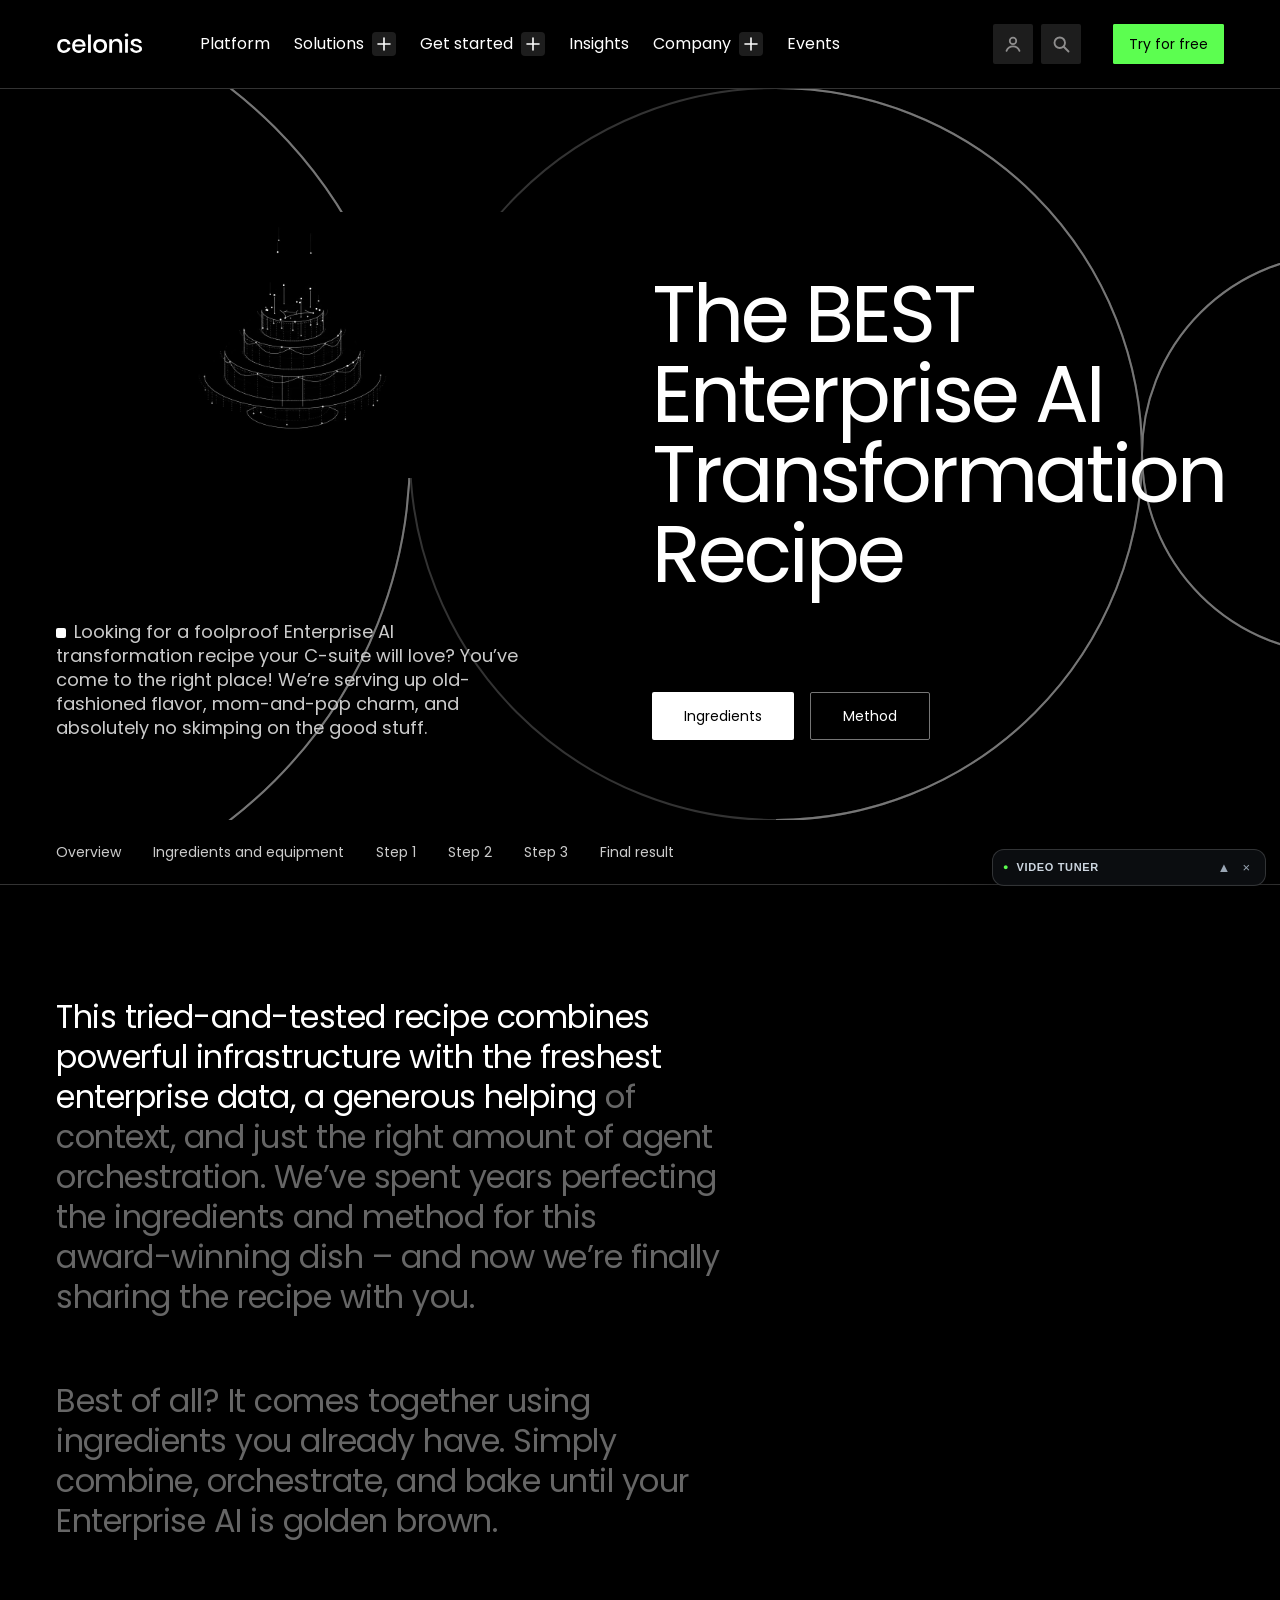
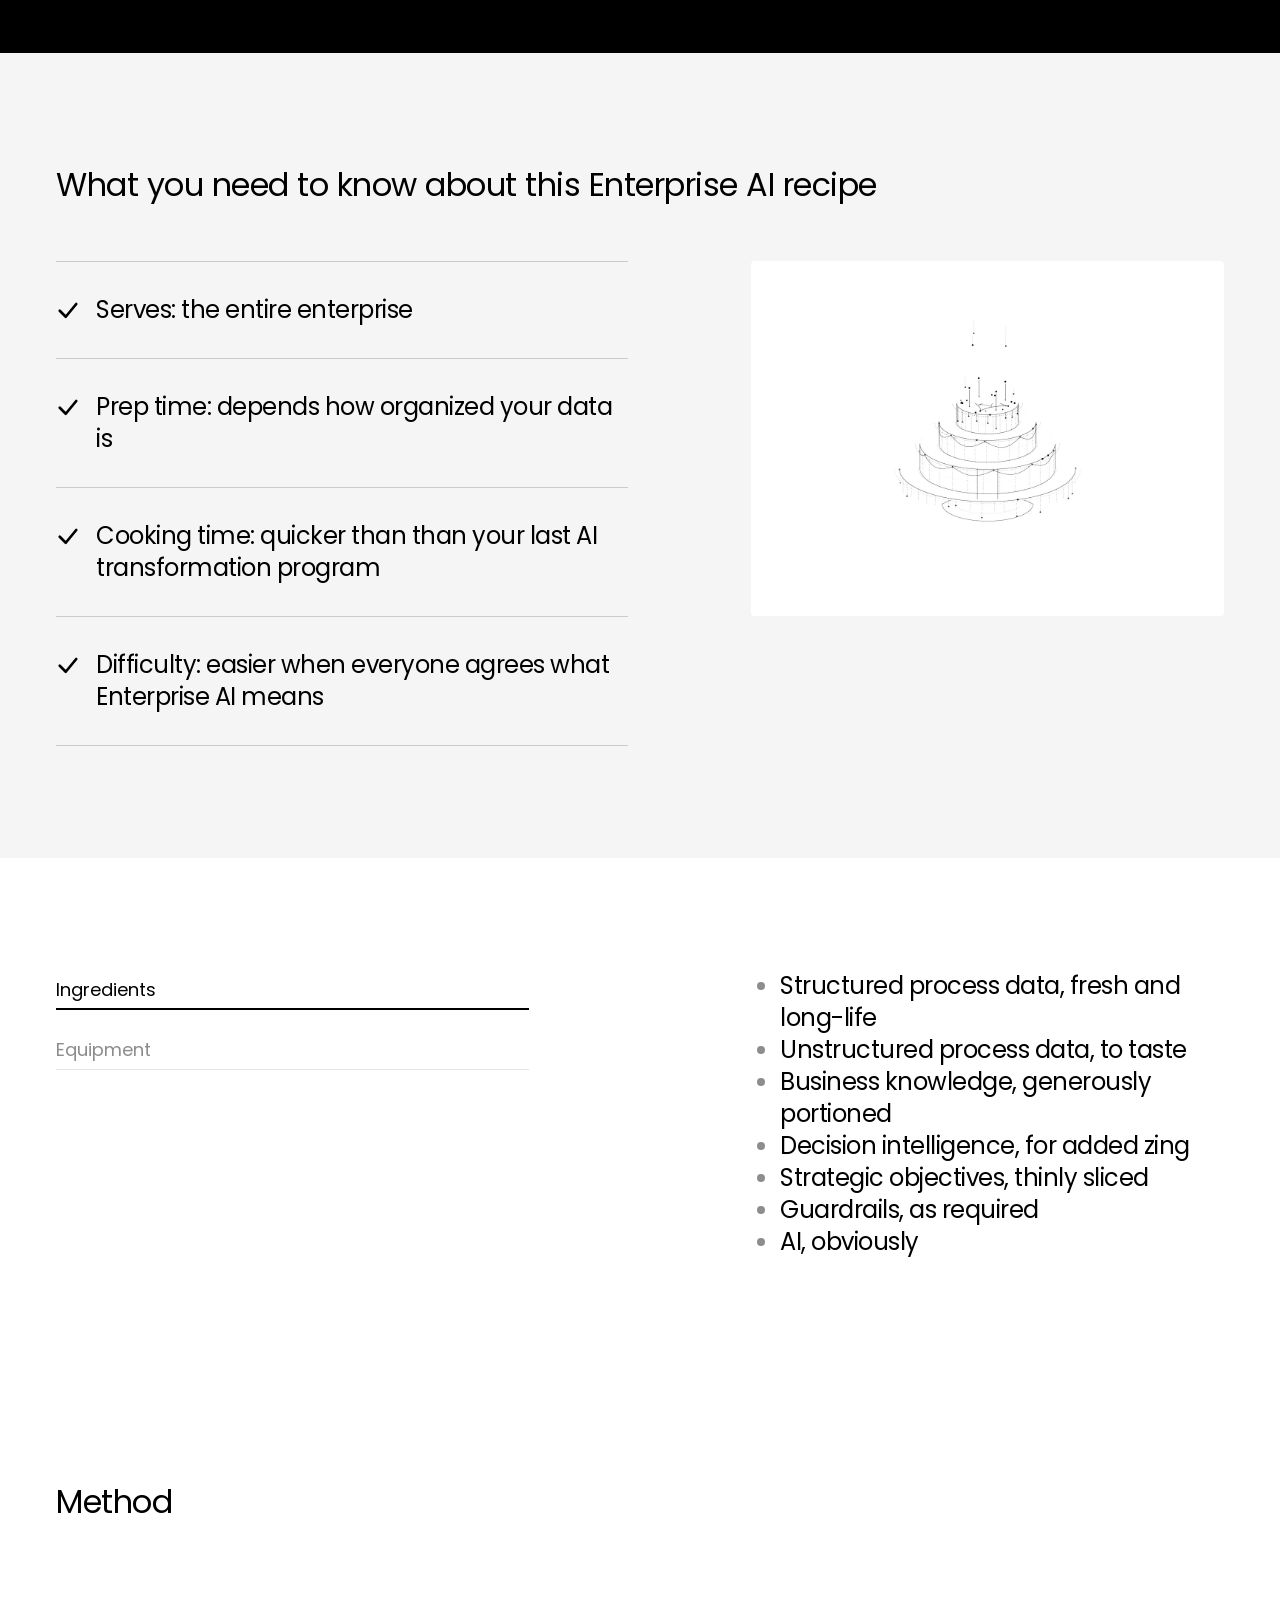
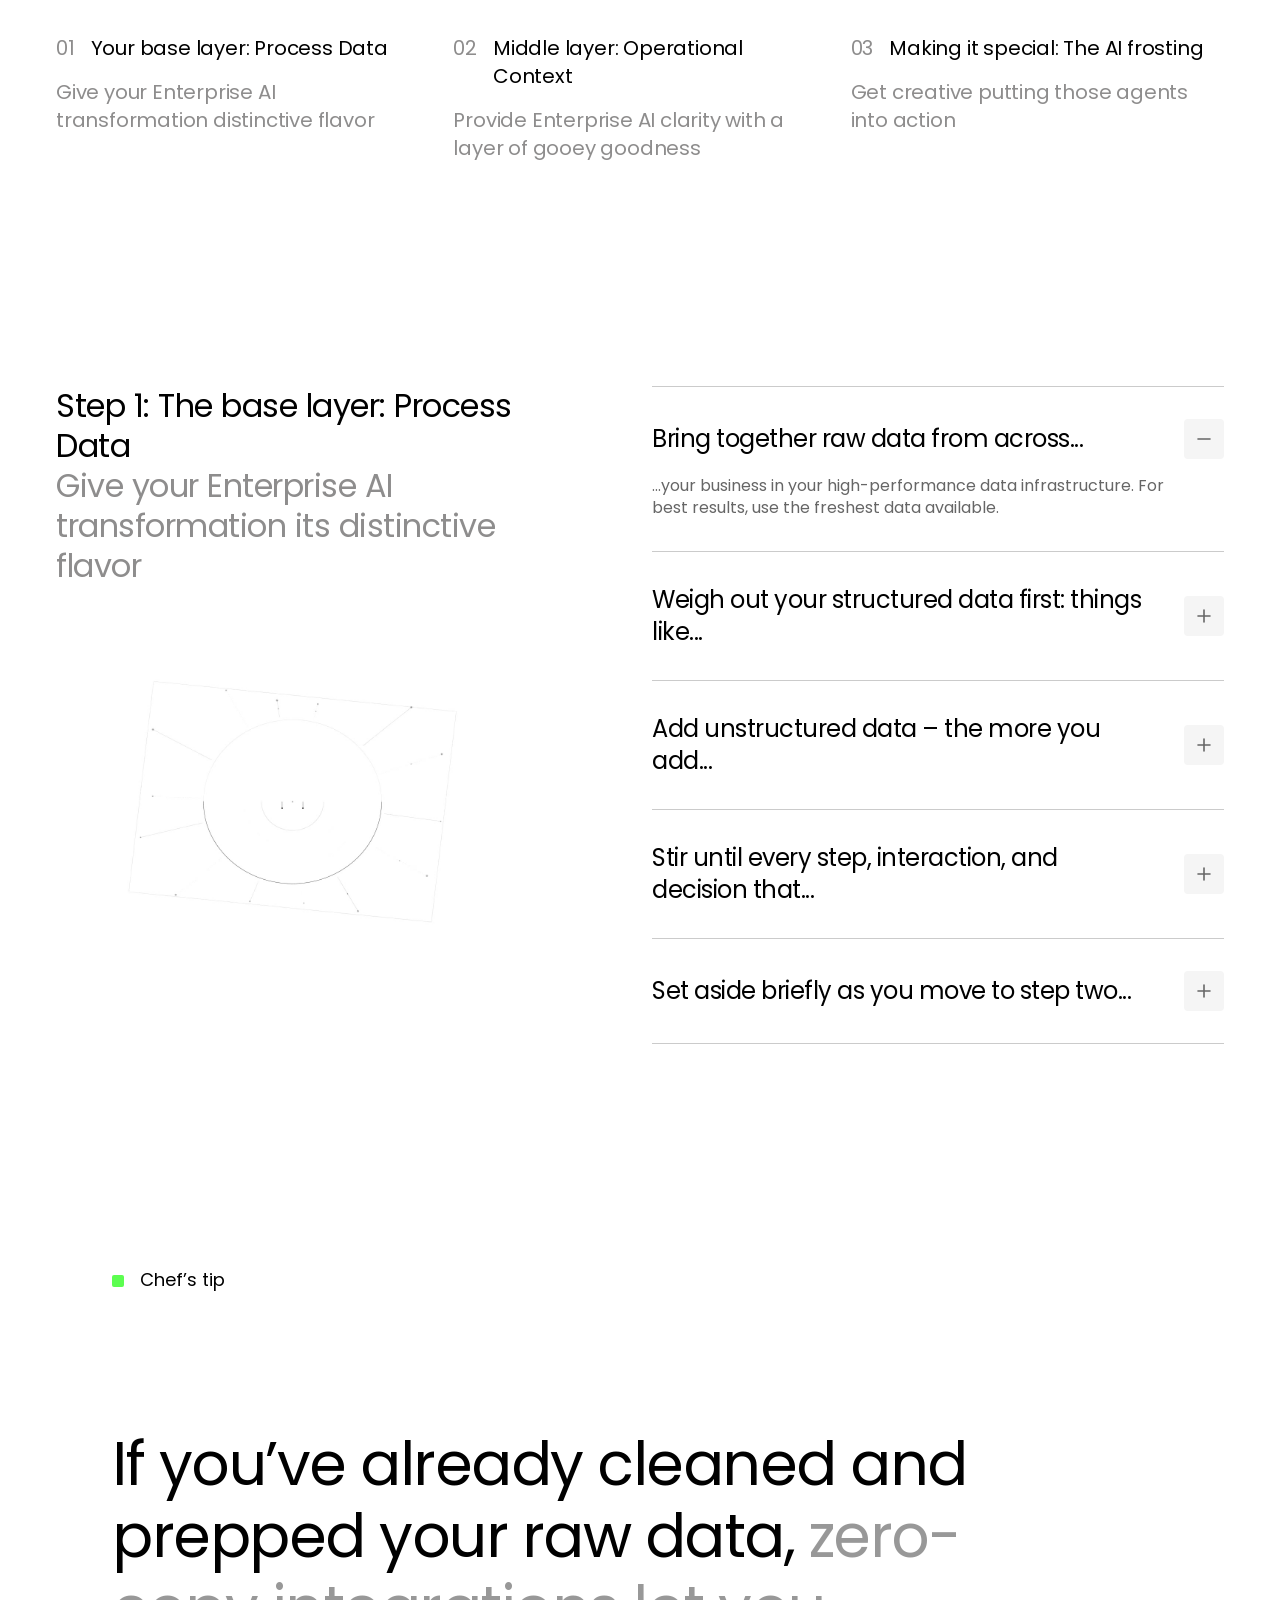
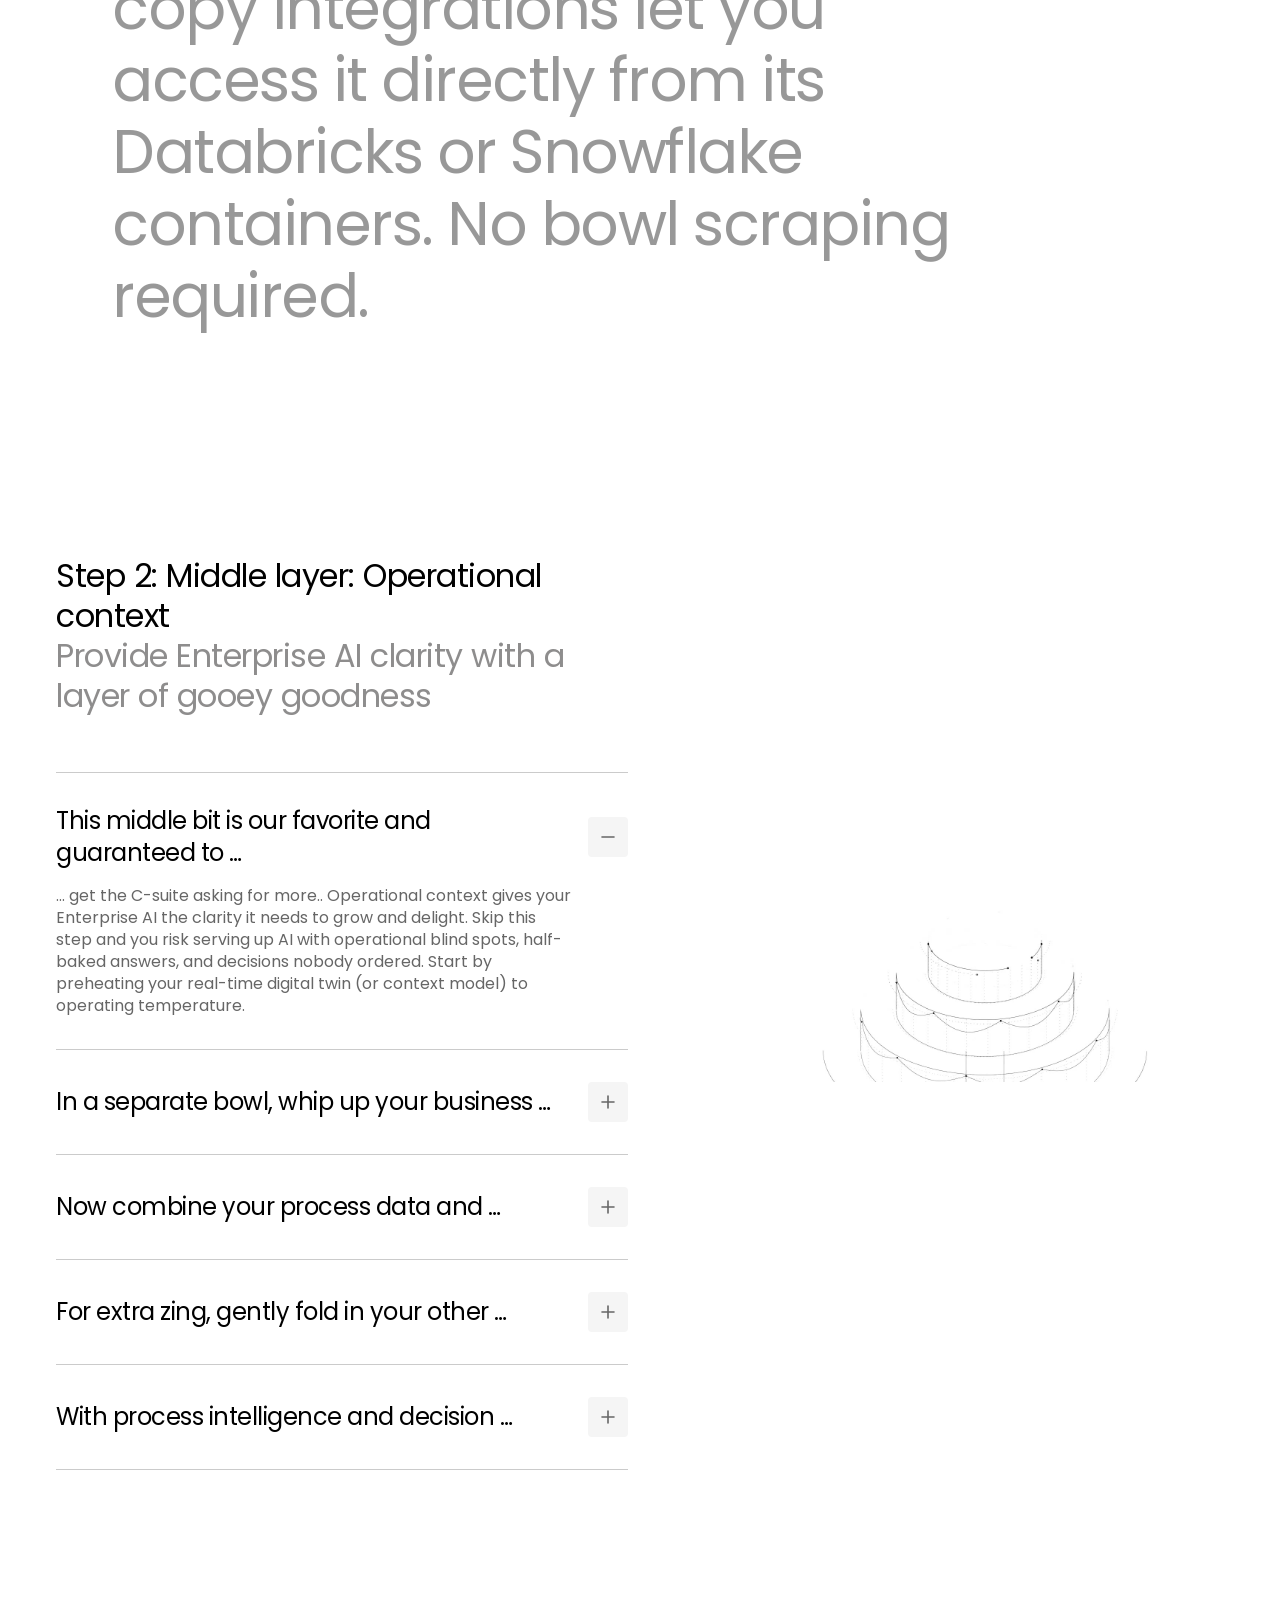
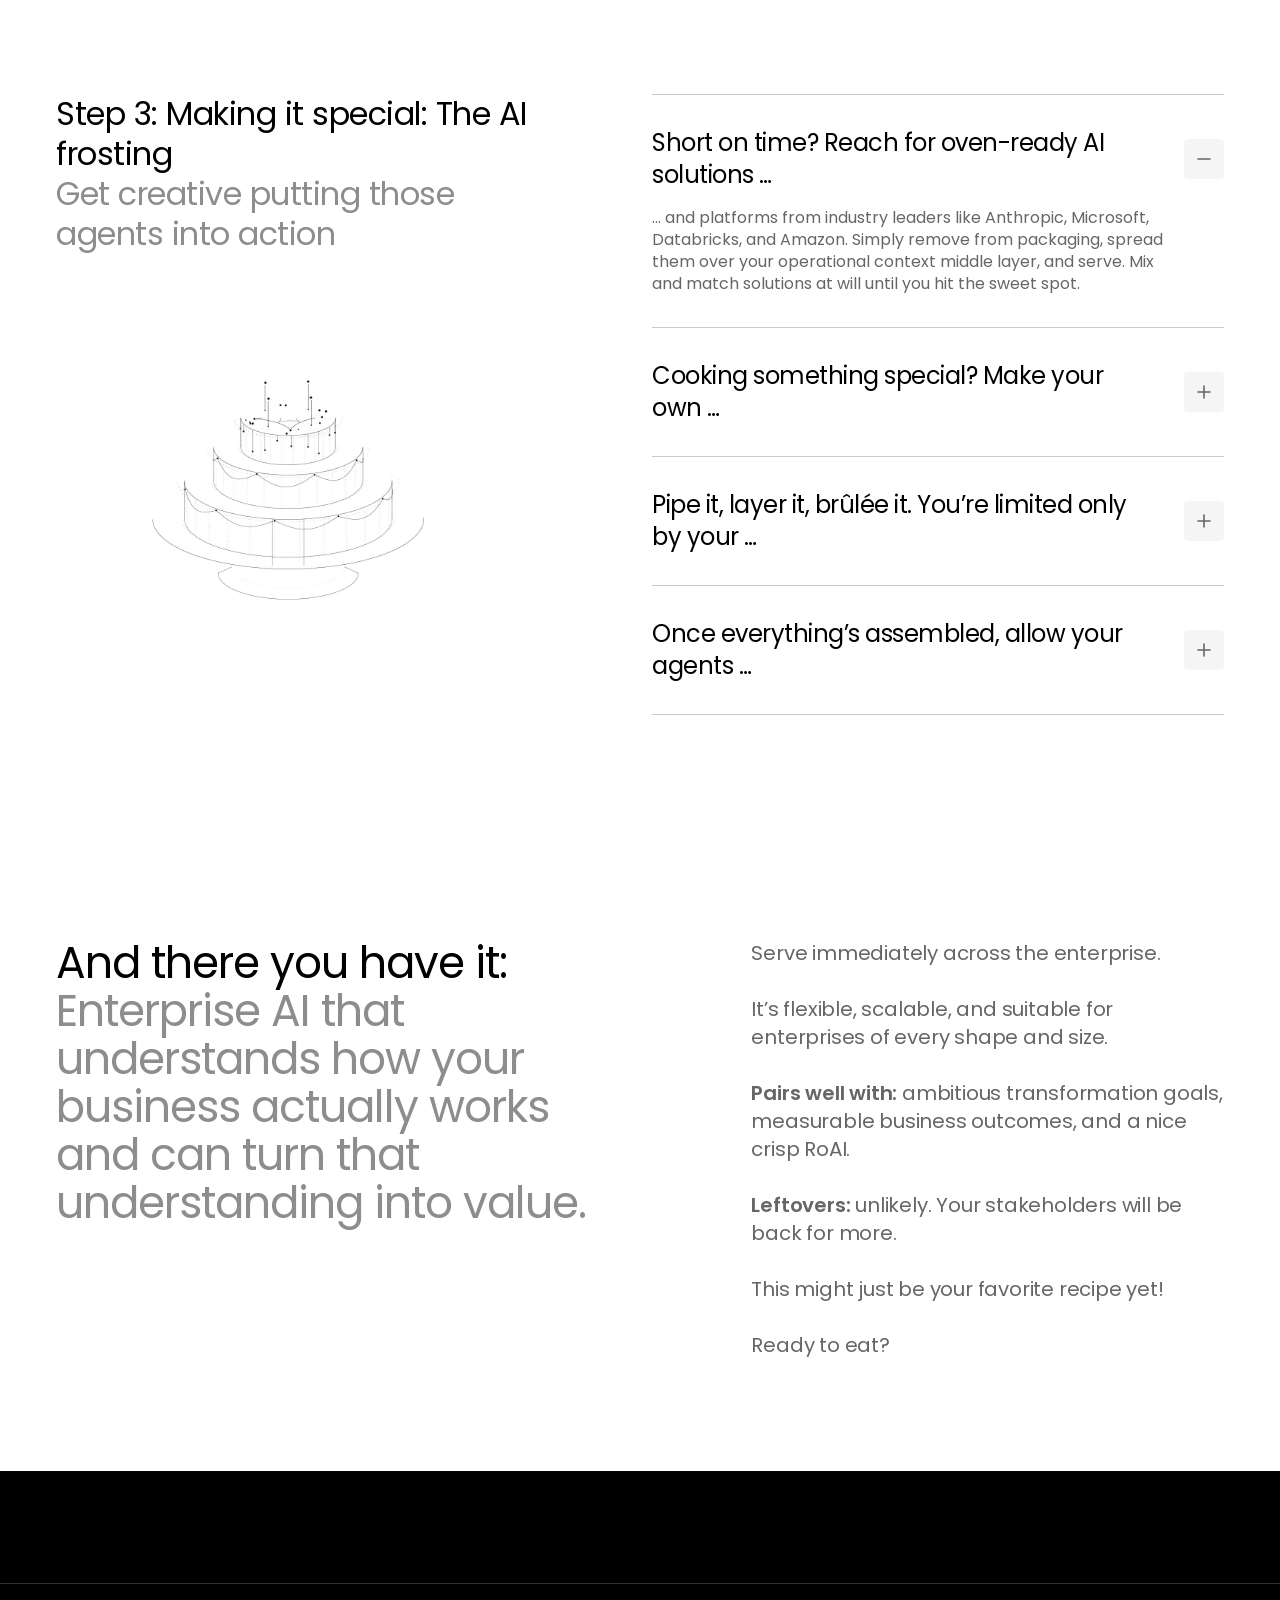
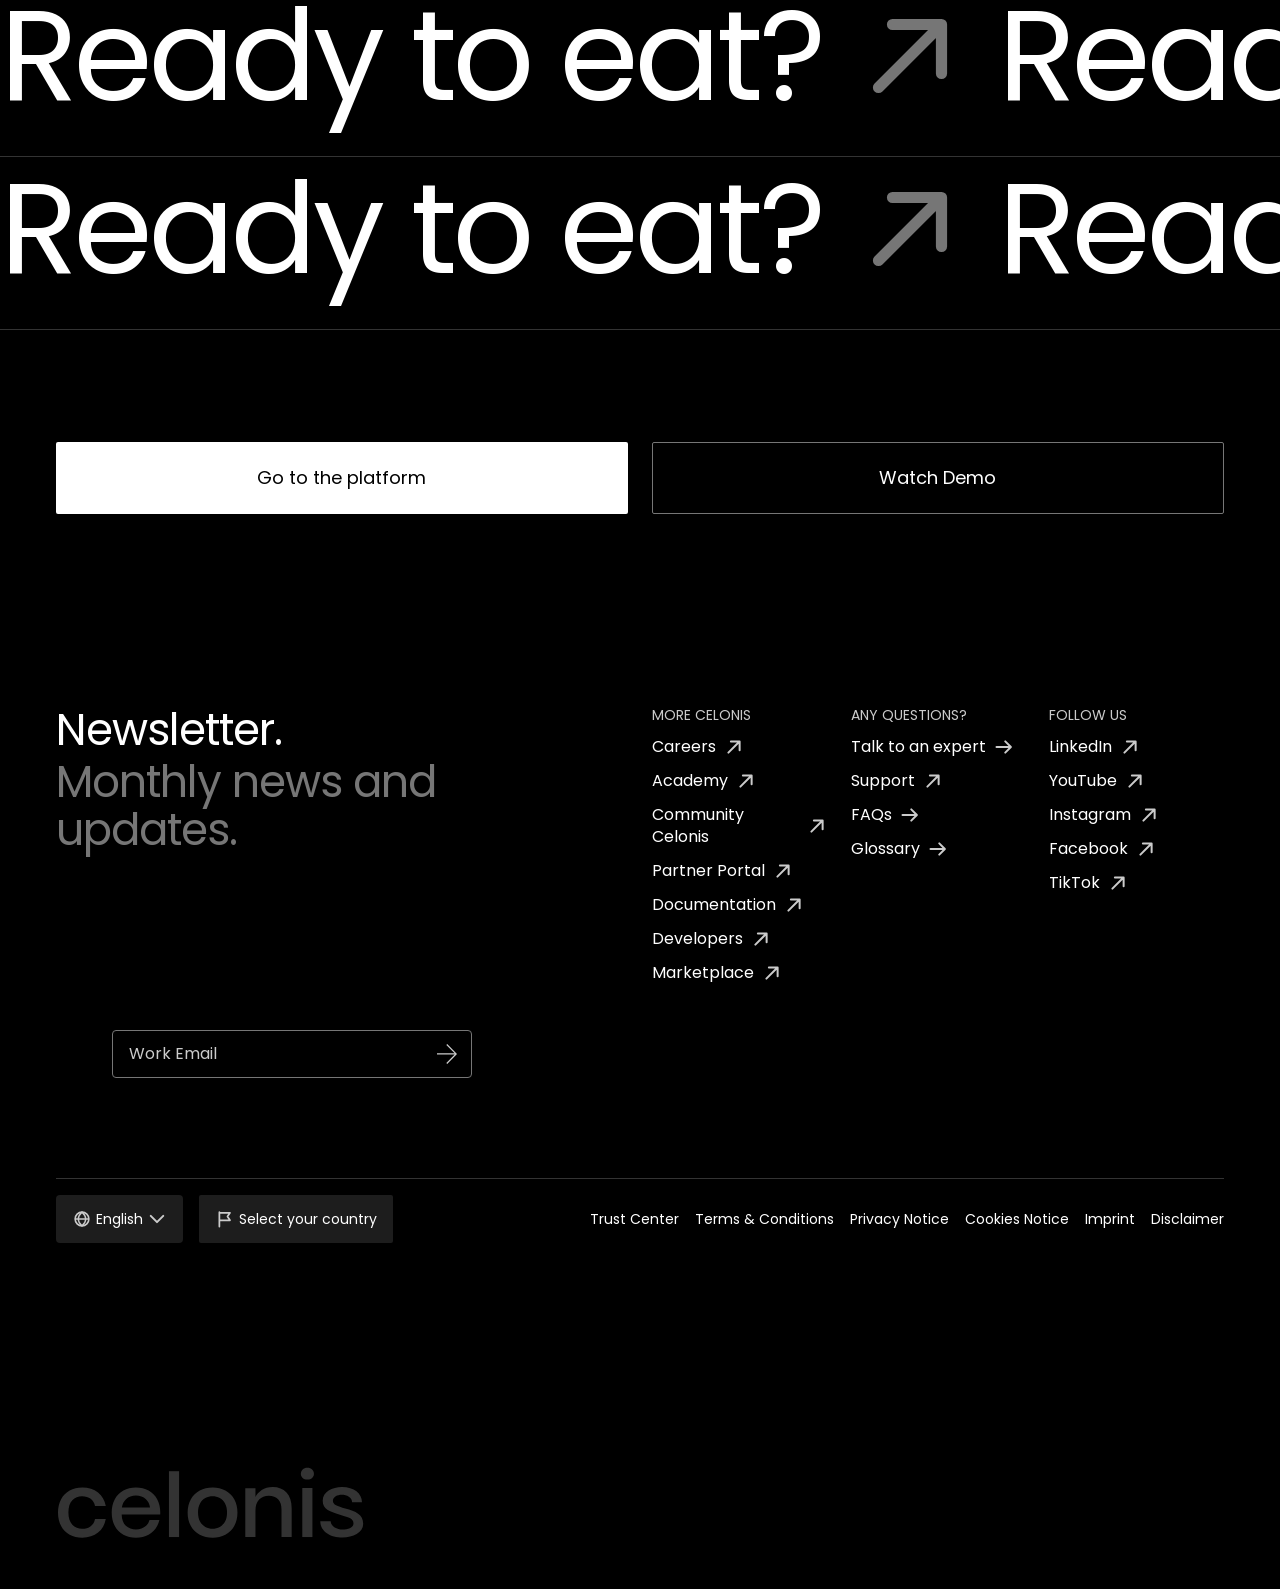
<file: cake/versions/evolved-video/index.html>
<!DOCTYPE html>

<html lang="en" data-cake-version="evolved-video">
<head>
<meta charset="utf-8"/>
<meta content="width=device-width, initial-scale=1" name="viewport"/>
<meta content="noindex,nofollow" name="robots"/>
<title>Vibecoding prototype - Enterprise AI recipe page, Evolved line animation (video) (unofficial)</title>
<meta content="Unofficial design prototype by Hanzo. Not an official page of the brand shown, and not published or endorsed by them." name="description"/>
<link href="../../css/styles.css" rel="stylesheet"/>
<link href="../../css/header.css" rel="stylesheet"/>
<link href="../../css/secondary-hero.css" rel="stylesheet"/>
<link href="../../css/anchor-secondary-menu.css" rel="stylesheet"/>
<link href="../../css/text-only.css" rel="stylesheet"/>
<link href="../../css/title.css" rel="stylesheet"/>
<link href="../../css/collapse-expand.css" rel="stylesheet"/>
<link href="../../css/quotes.css" rel="stylesheet"/>
<link href="../../css/basic-module.css" rel="stylesheet"/>
<link href="../../css/question.css" rel="stylesheet"/>
<link href="../../css/link-with-arrow.css" rel="stylesheet"/>
<link href="../../css/pnf.css" rel="stylesheet"/>
<link href="../../css/footer.css" rel="stylesheet"/>
<link href="../../css/lazy-styles.css" rel="stylesheet"/>
<link href="../../css/poppins.css" rel="stylesheet"/>
<link href="../../css/inert-form.css?v=2" rel="stylesheet"/>
<link href="../../css/page-shell.css" rel="stylesheet"/>
<link href="../../css/cake.css?v=1" rel="stylesheet"/>
<link href="../../css/tuner-ui.css?v=1" rel="stylesheet"/>
<link href="../../css/cake-video.css?v=2" rel="stylesheet"/>
</head>
<body class="appear"><div class="page-shell">
<header class="header-wrapper"><div class="header block" data-block-name="header" data-block-status="loaded"><div><div></div></div><div class="nav-wrapper dark-base-theme"><nav id="nav"><div class="section nav-brand" data-section-status="loaded" style="">
<div class="default-content-wrapper"><p class=""><a href="#" title="Home"><span aria-hidden="true" class="icon icon-logo svg-icon" focusable="false"><svg aria-hidden="true" xmlns="http://www.w3.org/2000/svg"><use href="#logo"></use></svg></span></a></p></div></div><div class="section nav-menu" data-section-status="loaded" style="">
<div class="default-content-wrapper"><ul class="main-nav"><li class="search-link">
<a href="#">
<span>Search</span>
</a>
</li>
<li><a href="#" title="Platform"><span>Platform</span></a></li>
<li class="nav-drop"><button aria-controls="solutions" aria-expanded="false" aria-haspopup="true">Solutions<span class="icon-only icon-only-xsmall">
<span class="icon icon-icon-plus svg-icon"><svg aria-hidden="true" xmlns="http://www.w3.org/2000/svg"><use href="#icon-plus"></use></svg></span>
</span><span class="icon-only icon-only-xsmall">
<span class="icon icon-icon-minus svg-icon"><svg aria-hidden="true" xmlns="http://www.w3.org/2000/svg"><use href="#icon-minus"></use></svg></span>
</span></button><ul id="solutions">
<li class="header-section-get-started"><a href="#" title="Success stories"><span>Success stories</span></a><span class="icon-only dark-base-theme icon-only-medium">
<span class="icon icon-icon-arrow-right svg-icon"><svg aria-hidden="true" xmlns="http://www.w3.org/2000/svg"><use href="#icon-arrow-right"></use></svg></span>
</span></li>
<li class="empty-column"></li><li class="header-section-solutions">By transformation
          <ul>
<li><a href="#" title="Enterprise AI"><span>Enterprise AI</span></a></li>
<li><a href="#" title="Supply Chain"><span>Supply Chain</span></a></li>
<li><a href="#" title="Enterprise IT Modernization"><span>Enterprise IT Modernization</span></a></li>
<li><a href="#" title="All transformations"><span>All transformations</span></a></li>
</ul>
</li>
<li class="header-section-solutions">By Function
          <ul>
<li><a href="#" title="Process Excellence"><span>Process Excellence</span></a></li>
<li><a href="#" title="Finance and Shared Services"><span>Finance and Shared Services</span></a></li>
<li><a href="#" title="Customer Experience"><span>Customer Experience</span></a></li>
<li><a href="#" title="Sustainability"><span>Sustainability</span></a></li>
<li><a href="#" title="All functions"><span>All functions</span></a></li>
</ul>
</li>
<li class="header-section-solutions">By Industry
          <ul>
<li><a href="#" title="Banking"><span>Banking</span></a></li>
<li><a href="#" title="Manufacturing"><span>Manufacturing</span></a></li>
<li><a href="#" title="Automotive"><span>Automotive</span></a></li>
<li><a href="#" title="Life Sciences and Pharma"><span>Life Sciences and Pharma</span></a></li>
<li><a href="#" title="All industries"><span>All industries</span></a></li>
</ul>
</li>
</ul>
</li>
<li class="nav-drop"><button aria-controls="get-started" aria-expanded="false" aria-haspopup="true">Get started<span class="icon-only icon-only-xsmall">
<span class="icon icon-icon-plus svg-icon"><svg aria-hidden="true" xmlns="http://www.w3.org/2000/svg"><use href="#icon-plus"></use></svg></span>
</span><span class="icon-only icon-only-xsmall">
<span class="icon icon-icon-minus svg-icon"><svg aria-hidden="true" xmlns="http://www.w3.org/2000/svg"><use href="#icon-minus"></use></svg></span>
</span></button><ul id="get-started">
<li class="header-section-get-started"><a href="#" title="Become a Customer"><span>Become a Customer</span></a><span class="icon-only dark-base-theme icon-only-medium">
<span class="icon icon-icon-arrow-right svg-icon"><svg aria-hidden="true" xmlns="http://www.w3.org/2000/svg"><use href="#icon-arrow-right"></use></svg></span>
</span></li>
<li class="header-section-get-started"><a href="#" title="Become a Partner"><span>Become a Partner</span></a><span class="icon-only dark-base-theme icon-only-medium">
<span class="icon icon-icon-arrow-right svg-icon"><svg aria-hidden="true" xmlns="http://www.w3.org/2000/svg"><use href="#icon-arrow-right"></use></svg></span>
</span></li>
</ul>
</li>
<li><a href="#" title="Insights"><span>Insights</span></a></li>
<li class="nav-drop"><button aria-controls="company" aria-expanded="false" aria-haspopup="true">Company<span class="icon-only icon-only-xsmall">
<span class="icon icon-icon-plus svg-icon"><svg aria-hidden="true" xmlns="http://www.w3.org/2000/svg"><use href="#icon-plus"></use></svg></span>
</span><span class="icon-only icon-only-xsmall">
<span class="icon icon-icon-minus svg-icon"><svg aria-hidden="true" xmlns="http://www.w3.org/2000/svg"><use href="#icon-minus"></use></svg></span>
</span></button><ul id="company">
<li class="header-section-get-started"><a href="#" title="About us"><span>About us</span></a><span class="icon-only dark-base-theme icon-only-medium">
<span class="icon icon-icon-arrow-right svg-icon"><svg aria-hidden="true" xmlns="http://www.w3.org/2000/svg"><use href="#icon-arrow-right"></use></svg></span>
</span></li>
<li class="header-section-get-started"><a href="#" title="Our programs"><span>Our programs</span></a><span class="icon-only dark-base-theme icon-only-medium">
<span class="icon icon-icon-arrow-right svg-icon"><svg aria-hidden="true" xmlns="http://www.w3.org/2000/svg"><use href="#icon-arrow-right"></use></svg></span>
</span></li>
<li class="header-section-get-started"><a href="#" title="Contact us"><span>Contact us</span></a><span class="icon-only dark-base-theme icon-only-medium">
<span class="icon icon-icon-arrow-right svg-icon"><svg aria-hidden="true" xmlns="http://www.w3.org/2000/svg"><use href="#icon-arrow-right"></use></svg></span>
</span></li>
<li class="empty-column"></li><li class="header-section-company">Explore further
          <ul>
<li><a href="#" title="Newsroom"><span>Newsroom</span></a><br/><a href="#" title="Find all Celonis’ news"><span>Find all Celonis’ news</span></a><span class="icon-only icon-only-small">
<span class="icon icon-icon-arrow-right svg-icon"><svg aria-hidden="true" xmlns="http://www.w3.org/2000/svg"><use href="#icon-arrow-right"></use></svg></span>
</span></li>
<li><a href="#" title="Blog"><span>Blog</span></a><br/><a href="#" title="Read the latest trends and updates"><span>Read the latest trends and updates</span></a><span class="icon-only icon-only-small">
<span class="icon icon-icon-arrow-right svg-icon"><svg aria-hidden="true" xmlns="http://www.w3.org/2000/svg"><use href="#icon-arrow-right"></use></svg></span>
</span></li>
<li><a href="#" title="Careers"><span>Careers</span></a><br/><a href="#" title="Join our team"><span>Join our team</span></a><span class="icon-only icon-only-small">
<span class="icon icon-icon-arrow-up-right svg-icon"><svg aria-hidden="true" xmlns="http://www.w3.org/2000/svg"><use href="#icon-arrow-up-right"></use></svg></span>
</span></li>
</ul>
</li>
</ul>
</li>
<li><a href="#" title="Events"><span>Events</span></a></li>
</ul></div></div><div class="section nav-tools" data-section-status="loaded" style="">
<div class="default-content-wrapper"><p class="button-container"><a aria-label="Account" class="button icon-button" href="#" role="button" title="Account"><span aria-hidden="true" class="visually-hidden" focusable="false">Account</span><span class="icon icon-icon-account svg-icon"><svg aria-hidden="true" xmlns="http://www.w3.org/2000/svg"><use href="#icon-account"></use></svg></span></a></p><p class="button-container"><a aria-label="Search" class="button icon-button" href="#" role="button" title="Search"><span aria-hidden="true" class="visually-hidden" focusable="false">Search</span><span class="icon icon-icon-search svg-icon"><svg aria-hidden="true" xmlns="http://www.w3.org/2000/svg"><use href="#icon-search"></use></svg></span></a></p><p class="button-container"><em><strong><a class="button conversion small" href="#" role="button" title="Try for free"><span>Try for free</span></a></strong></em></p><div class="hamburger"><p class="button-container"><a aria-expanded="false" aria-label="Navigation menu" class="button icon-button" href="#" role="button" title="Navigation menu"><span>
</span><span class="visually-hidden">Navigation menu</span>
<span class="icon-only icon-only-medium">
<span class="icon icon-icon-menu svg-icon"><svg aria-hidden="true" xmlns="http://www.w3.org/2000/svg"><use href="#icon-menu"></use></svg></span>
</span><span class="icon-only icon-only-medium">
<span class="icon icon-icon-close svg-icon"><svg aria-hidden="true" xmlns="http://www.w3.org/2000/svg"><use href="#icon-close"></use></svg></span>
</span></a></p></div></div></div></nav></div></div></header><main class="cake-page">
<!-- M15 · Secondary hero — the site's own `secondary-hero` block (animated circles background, CSS only) -->
<div class="section secondary-hero-container" data-module="M15-Secondary-Hero" id="top">
<div class="secondary-hero-wrapper dark-base-theme">
<div>
<svg aria-hidden="true" class="secondary-hero-background dark-base-theme" viewbox="0 0 1440 732" xmlns="http://www.w3.org/2000/svg">
<g class="circle-l" transform-origin="-108 366"><circle class="circle-l-1" cx="-108" cy="366" pathlength="1" r="462"></circle><circle class="circle-l-2" cx="-108" cy="366" pathlength="1" r="462" transform-origin="-108 366"></circle></g>
<g class="circle-m" transform-origin="720 366"><circle class="circle-m-1" cx="720" cy="366" pathlength="1" r="366"></circle><circle class="circle-m-2" cx="720" cy="366" pathlength="1" r="366" transform-origin="720 366"></circle></g>
<g class="circle-s" transform-origin="1286 366"><circle class="circle-s-1" cx="1286" cy="366" pathlength="1" r="200"></circle><circle class="circle-s-2" cx="1286" cy="366" pathlength="1" r="200" transform-origin="1286 366"></circle></g>
</svg>
</div>
<div class="secondary-hero block dark-base-theme" data-block-status="loaded">
<h1 class="secondary-hero-title">The BEST Enterprise AI Transformation Recipe</h1>
<div class="secondary-hero-media cake-media-invert"><video class="cake-video" src="img/hero.mp4" poster="img/hero.jpg" width="1078" height="824" muted loop playsinline autoplay preload="metadata" role="img" aria-label="Animated line illustration of a three-layer cake" data-slot="hero"></video></div>
<p class="secondary-hero-body-copy white-square">Looking for a foolproof Enterprise AI transformation recipe your C-suite will love? You’ve come to the right place! We’re serving up old-fashioned flavor, mom-and-pop charm, and absolutely no skimping on the good stuff.</p>
<div class="secondary-hero-buttons">
<a class="button" href="#ingredients" role="button"><span>Ingredients</span></a>
<a class="button secondary" href="#method" role="button"><span>Method</span></a>
</div>
</div>
</div>
</div>
<!-- M03 · Anchor secondary menu (site block) -->
<div class="anchor-secondary-menu-wrapper dark-base-theme" data-module="M03-Anchor-secondary-menu">
<div class="anchor-secondary-menu dark-base-theme block full-width" data-block-status="loaded">
<div><div>
<ul>
<li><a href="#overview" role="button"><span>Overview</span></a></li>
<li><a href="#ingredients" role="button"><span>Ingredients and equipment</span></a></li>
<li><a href="#step-1" role="button"><span>Step 1</span></a></li>
<li><a href="#step-2" role="button"><span>Step 2</span></a></li>
<li><a href="#step-3" role="button"><span>Step 3</span></a></li>
<li><a href="#final-result" role="button"><span>Final result</span></a></li>
</ul>
</div></div>
</div>
</div>
<!-- M45 · Text only — the site's `text-only` block (word-by-word reveal); the second half stays dim, as in the Figma -->
<div class="section text-only-container" data-module="M45-Text-only" id="overview">
<div class="text-only-wrapper dark-base-theme">
<div class="text-only reveal block" data-block-status="loaded">
<div><div>
<p><span style="animation-delay:0.1s">This</span> <span style="animation-delay:0.2s">tried-and-tested</span> <span style="animation-delay:0.3s">recipe</span> <span style="animation-delay:0.4s">combines</span> <span style="animation-delay:0.5s">powerful</span> <span style="animation-delay:0.6s">infrastructure</span> <span style="animation-delay:0.7s">with</span> <span style="animation-delay:0.8s">the</span> <span style="animation-delay:0.9s">freshest</span> <span style="animation-delay:1.0s">enterprise</span> <span style="animation-delay:1.1s">data,</span> <span style="animation-delay:1.2s">a</span> <span style="animation-delay:1.3s">generous</span> <span style="animation-delay:1.4s">helping</span> <span class="cake-dim" style="animation-delay:0.1s">of</span> <span class="cake-dim" style="animation-delay:0.2s">context,</span> <span class="cake-dim" style="animation-delay:0.3s">and</span> <span class="cake-dim" style="animation-delay:0.4s">just</span> <span class="cake-dim" style="animation-delay:0.5s">the</span> <span class="cake-dim" style="animation-delay:0.6s">right</span> <span class="cake-dim" style="animation-delay:0.7s">amount</span> <span class="cake-dim" style="animation-delay:0.8s">of</span> <span class="cake-dim" style="animation-delay:0.9s">agent</span> <span class="cake-dim" style="animation-delay:1.0s">orchestration.</span> <span class="cake-dim" style="animation-delay:1.1s">We’ve</span> <span class="cake-dim" style="animation-delay:1.2s">spent</span> <span class="cake-dim" style="animation-delay:1.3s">years</span> <span class="cake-dim" style="animation-delay:1.4s">perfecting</span> <span class="cake-dim" style="animation-delay:1.5s">the</span> <span class="cake-dim" style="animation-delay:1.6s">ingredients</span> <span class="cake-dim" style="animation-delay:1.7s">and</span> <span class="cake-dim" style="animation-delay:1.8s">method</span> <span class="cake-dim" style="animation-delay:1.9s">for</span> <span class="cake-dim" style="animation-delay:2.0s">this</span> <span class="cake-dim" style="animation-delay:2.1s">award-winning</span> <span class="cake-dim" style="animation-delay:2.2s">dish</span> <span class="cake-dim" style="animation-delay:2.3s">–</span> <span class="cake-dim" style="animation-delay:2.4s">and</span> <span class="cake-dim" style="animation-delay:2.5s">now</span> <span class="cake-dim" style="animation-delay:2.6s">we’re</span> <span class="cake-dim" style="animation-delay:2.7s">finally</span> <span class="cake-dim" style="animation-delay:2.8s">sharing</span> <span class="cake-dim" style="animation-delay:2.9s">the</span> <span class="cake-dim" style="animation-delay:3.0s">recipe</span> <span class="cake-dim" style="animation-delay:3.1s">with</span> <span class="cake-dim" style="animation-delay:3.2s">you.</span></p>
<p class="cake-text-only-second"><span class="cake-dim" style="animation-delay:0.1s">Best</span> <span class="cake-dim" style="animation-delay:0.2s">of</span> <span class="cake-dim" style="animation-delay:0.3s">all?</span> <span class="cake-dim" style="animation-delay:0.4s">It</span> <span class="cake-dim" style="animation-delay:0.5s">comes</span> <span class="cake-dim" style="animation-delay:0.6s">together</span> <span class="cake-dim" style="animation-delay:0.7s">using</span> <span class="cake-dim" style="animation-delay:0.8s">ingredients</span> <span class="cake-dim" style="animation-delay:0.9s">you</span> <span class="cake-dim" style="animation-delay:1.0s">already</span> <span class="cake-dim" style="animation-delay:1.1s">have.</span> <span class="cake-dim" style="animation-delay:1.2s">Simply</span> <span class="cake-dim" style="animation-delay:1.3s">combine,</span> <span class="cake-dim" style="animation-delay:1.4s">orchestrate,</span> <span class="cake-dim" style="animation-delay:1.5s">and</span> <span class="cake-dim" style="animation-delay:1.6s">bake</span> <span class="cake-dim" style="animation-delay:1.7s">until</span> <span class="cake-dim" style="animation-delay:1.8s">your</span> <span class="cake-dim" style="animation-delay:1.9s">Enterprise</span> <span class="cake-dim" style="animation-delay:2.0s">AI</span> <span class="cake-dim" style="animation-delay:2.1s">is</span> <span class="cake-dim" style="animation-delay:2.2s">golden</span> <span class="cake-dim" style="animation-delay:2.3s">brown.</span></p>
</div></div>
</div>
</div>
</div>
<!-- M46 · Short list — site `title` block + check list + media (no site block draws this list) -->
<div class="section cake-shortlist cake-bg-secondary" data-module="M46-Short-list">
<div class="title-wrapper">
<div class="title block" data-block-status="loaded"><div><div class="title-link-container"><h2>What you need to know about this Enterprise AI recipe</h2></div></div></div>
</div>
<div class="cake-grid cake-shortlist__body">
<ul class="cake-checklist">
<li><span class="icon icon-icon-check svg-icon"><svg aria-hidden="true"><use href="#icon-check"></use></svg></span>Serves: the entire enterprise</li>
<li><span class="icon icon-icon-check svg-icon"><svg aria-hidden="true"><use href="#icon-check"></use></svg></span>Prep time: depends how organized your data is</li>
<li><span class="icon icon-icon-check svg-icon"><svg aria-hidden="true"><use href="#icon-check"></use></svg></span>Cooking time: quicker than than your last AI transformation program</li>
<li><span class="icon icon-icon-check svg-icon"><svg aria-hidden="true"><use href="#icon-check"></use></svg></span>Difficulty: easier when everyone agrees what Enterprise AI means</li>
</ul>
<figure class="cake-shortlist__media cake-media">
<video class="cake-video" src="img/shortlist.mp4" poster="img/shortlist.jpg" width="1078" height="824" muted loop playsinline autoplay preload="metadata" role="img" aria-label="Animated line illustration of a three-layer cake" data-slot="shortlist"></video>
</figure>
</div>
</div>
<!-- M09 · Solutions — Figma uses it as two tabs + a list. The site's `solutions` block is an auto-advancing
       accordion with a 12 s progress bar and a sidebar, a different behaviour, so this is built on its tokens. -->
<div class="section cake-tabs" data-module="M09-Solutions" id="ingredients">
<div class="cake-grid">
<div aria-label="Ingredients and equipment" class="cake-tabs__list" role="tablist">
<button aria-controls="panel-ingredients" aria-selected="true" class="cake-tabs__tab" id="tab-ingredients" role="tab">Ingredients</button>
<button aria-controls="panel-equipment" aria-selected="false" class="cake-tabs__tab" id="tab-equipment" role="tab" tabindex="-1">Equipment</button>
</div>
<div class="cake-tabs__panels">
<ul aria-labelledby="tab-ingredients" class="cake-bullets" id="panel-ingredients" role="tabpanel">
<li>Structured process data, fresh and long-life</li>
<li>Unstructured process data, to taste</li>
<li>Business knowledge, generously portioned</li>
<li>Decision intelligence, for added zing</li>
<li>Strategic objectives, thinly sliced</li>
<li>Guardrails, as required</li>
<li>AI, obviously</li>
</ul>
<!-- PLACEHOLDER COPY: the Equipment panel is hidden in the Figma master; text pending from copywriting -->
<ul aria-labelledby="tab-equipment" class="cake-bullets" data-placeholder="true" hidden="" id="panel-equipment" role="tabpanel">
<li>A process intelligence platform</li>
<li>Your existing data infrastructure</li>
<li>A real-time digital twin, preheated</li>
<li>The AI tools and agents of your choice</li>
<li>A cross-functional team of chefs</li>
</ul>
</div>
</div>
</div>
<!-- M61 · Title (site block) + M28 · Journey -->
<div class="section cake-journey" data-module="M61-Title + M28-Journey" id="method">
<div class="title-wrapper">
<div class="title block" data-block-status="loaded"><div><div class="title-link-container"><h2>Method</h2></div></div></div>
</div>
<div class="cake-grid">
<ol class="cake-journey__list">
<li><a href="#step-1"><span class="cake-journey__num">01</span><span class="cake-journey__name">Your base layer: Process Data</span><span class="cake-journey__desc">Give your Enterprise AI transformation distinctive flavor</span></a></li>
<li><a href="#step-2"><span class="cake-journey__num">02</span><span class="cake-journey__name">Middle layer: Operational Context</span><span class="cake-journey__desc">Provide Enterprise AI clarity with a layer of gooey goodness</span></a></li>
<li><a href="#step-3"><span class="cake-journey__num">03</span><span class="cake-journey__name">Making it special: The AI frosting</span><span class="cake-journey__desc">Get creative putting those agents into action</span></a></li>
</ol>
</div>
</div>
<!-- M19 · Collapse-expand — Step 1 (site block) -->
<div class="section cake-steps" data-module="M19-Collaps-expand" id="step-1">
<div class="collapse-expand-wrapper">
<div class="collapse-expand block" data-block-status="loaded">
<div><div>
<h2>Step 1: The base layer: Process Data</h2>
<p>Give your Enterprise AI transformation its distinctive flavor</p>
</div></div>
<div><figure class="cake-media"><video class="cake-video" src="img/step-1.mp4" poster="img/step-1.jpg" width="1078" height="808" muted loop playsinline autoplay preload="metadata" role="img" aria-label="Animated line illustration: process data flowing into the base layer" data-slot="step-1"></video></figure></div>
<div class="accordion" data-exclusive="">
<details class="accordion-item" open="">
<summary class="accordion-item-summary"><p>Bring together raw data from across...</p><div class="accordion-item-summary-icon"><span class="icon icon-icon-plus accordion-icon-expand svg-icon"><svg aria-hidden="true"><use href="#icon-plus"></use></svg></span><span class="icon icon-icon-minus accordion-icon-collapse svg-icon"><svg aria-hidden="true"><use href="#icon-minus"></use></svg></span></div></summary>
<div class="accordion-item-content"><p>...your business in your high-performance data infrastructure. For best results, use the freshest data available.</p></div>
</details>
<details class="accordion-item" data-placeholder="true">
<summary class="accordion-item-summary"><p>Weigh out your structured data first: things like...</p><div class="accordion-item-summary-icon"><span class="icon icon-icon-plus accordion-icon-expand svg-icon"><svg aria-hidden="true"><use href="#icon-plus"></use></svg></span><span class="icon icon-icon-minus accordion-icon-collapse svg-icon"><svg aria-hidden="true"><use href="#icon-minus"></use></svg></span></div></summary>
<div class="accordion-item-content"><p>...orders, invoices and deliveries from your ERP, CRM and supply chain systems. Measure carefully: this is what gives the base its structure.</p></div>
</details>
<details class="accordion-item" data-placeholder="true">
<summary class="accordion-item-summary"><p>Add unstructured data – the more you add...</p><div class="accordion-item-summary-icon"><span class="icon icon-icon-plus accordion-icon-expand svg-icon"><svg aria-hidden="true"><use href="#icon-plus"></use></svg></span><span class="icon icon-icon-minus accordion-icon-collapse svg-icon"><svg aria-hidden="true"><use href="#icon-minus"></use></svg></span></div></summary>
<div class="accordion-item-content"><p>...the richer the flavor. Emails, tickets, documents and chats all bring texture your structured data can’t.</p></div>
</details>
<details class="accordion-item" data-placeholder="true">
<summary class="accordion-item-summary"><p>Stir until every step, interaction, and decision that...</p><div class="accordion-item-summary-icon"><span class="icon icon-icon-plus accordion-icon-expand svg-icon"><svg aria-hidden="true"><use href="#icon-plus"></use></svg></span><span class="icon icon-icon-minus accordion-icon-collapse svg-icon"><svg aria-hidden="true"><use href="#icon-minus"></use></svg></span></div></summary>
<div class="accordion-item-content"><p>...makes up your processes is evenly mixed into one connected view of how your business really runs.</p></div>
</details>
<details class="accordion-item" data-placeholder="true">
<summary class="accordion-item-summary"><p>Set aside briefly as you move to step two...</p><div class="accordion-item-summary-icon"><span class="icon icon-icon-plus accordion-icon-expand svg-icon"><svg aria-hidden="true"><use href="#icon-plus"></use></svg></span><span class="icon icon-icon-minus accordion-icon-collapse svg-icon"><svg aria-hidden="true"><use href="#icon-minus"></use></svg></span></div></summary>
<div class="accordion-item-content"><p>...your base layer will keep refreshing itself while you prepare the operational context.</p></div>
</details>
</div>
</div>
</div>
</div>
<!-- M25 · Quotes — Chef's tip (site block) -->
<div class="section cake-quote" data-module="M25-Quotes">
<div class="quotes-wrapper">
<div class="quotes block no-media" data-block-status="loaded">
<ul><li class="quote-no-link quote-no-image quote-slide"><div>
<p class="square p-name">Chef’s tip</p>
<p class="p-quote cake-quote__text"><span class="cake-quote__hi">If you’ve already cleaned and prepped your raw data,</span> <span class="cake-quote__lo">zero-copy integrations let you access it directly from its Databricks or Snowflake containers. No bowl scraping required.</span></p>
</div></li></ul>
</div>
</div>
</div>
<!-- M19 · Collapse-expand (align-right) — Step 2 -->
<div class="section cake-steps" data-module="M19-Collaps-expand" id="step-2">
<div class="collapse-expand-wrapper">
<div class="collapse-expand block align-right" data-block-status="loaded">
<div><div>
<h2>Step 2: Middle layer: Operational context</h2>
<p>Provide Enterprise AI clarity with a layer of gooey goodness</p>
</div></div>
<div><figure class="cake-media"><video class="cake-video" src="img/step-2.mp4" poster="img/step-2.jpg" width="1078" height="808" muted loop playsinline autoplay preload="metadata" role="img" aria-label="Animated line illustration: the operational context layer" data-slot="step-2"></video></figure></div>
<div class="accordion" data-exclusive="">
<details class="accordion-item" open="">
<summary class="accordion-item-summary"><p>This middle bit is our favorite and guaranteed to …</p><div class="accordion-item-summary-icon"><span class="icon icon-icon-plus accordion-icon-expand svg-icon"><svg aria-hidden="true"><use href="#icon-plus"></use></svg></span><span class="icon icon-icon-minus accordion-icon-collapse svg-icon"><svg aria-hidden="true"><use href="#icon-minus"></use></svg></span></div></summary>
<div class="accordion-item-content"><p>... get the C-suite asking for more.. Operational context gives your Enterprise AI the clarity it needs to grow and delight. Skip this step and you risk serving up AI with operational blind spots, half-baked answers, and decisions nobody ordered. Start by preheating your real-time digital twin (or context model) to operating temperature.</p></div>
</details>
<details class="accordion-item" data-placeholder="true">
<summary class="accordion-item-summary"><p>In a separate bowl, whip up your business …</p><div class="accordion-item-summary-icon"><span class="icon icon-icon-plus accordion-icon-expand svg-icon"><svg aria-hidden="true"><use href="#icon-plus"></use></svg></span><span class="icon icon-icon-minus accordion-icon-collapse svg-icon"><svg aria-hidden="true"><use href="#icon-minus"></use></svg></span></div></summary>
<div class="accordion-item-content"><p>… knowledge: policies, rules, KPIs and the know-how that lives in your teams’ heads, until it forms soft peaks.</p></div>
</details>
<details class="accordion-item" data-placeholder="true">
<summary class="accordion-item-summary"><p>Now combine your process data and …</p><div class="accordion-item-summary-icon"><span class="icon icon-icon-plus accordion-icon-expand svg-icon"><svg aria-hidden="true"><use href="#icon-plus"></use></svg></span><span class="icon icon-icon-minus accordion-icon-collapse svg-icon"><svg aria-hidden="true"><use href="#icon-minus"></use></svg></span></div></summary>
<div class="accordion-item-content"><p>… business knowledge, folding gently so your AI understands not only what happened, but why.</p></div>
</details>
<details class="accordion-item" data-placeholder="true">
<summary class="accordion-item-summary"><p>For extra zing, gently fold in your other …</p><div class="accordion-item-summary-icon"><span class="icon icon-icon-plus accordion-icon-expand svg-icon"><svg aria-hidden="true"><use href="#icon-plus"></use></svg></span><span class="icon icon-icon-minus accordion-icon-collapse svg-icon"><svg aria-hidden="true"><use href="#icon-minus"></use></svg></span></div></summary>
<div class="accordion-item-content"><p>… sources of context: benchmarks, external signals and the goals you’ve set for the business.</p></div>
</details>
<details class="accordion-item" data-placeholder="true">
<summary class="accordion-item-summary"><p>With process intelligence and decision …</p><div class="accordion-item-summary-icon"><span class="icon icon-icon-plus accordion-icon-expand svg-icon"><svg aria-hidden="true"><use href="#icon-plus"></use></svg></span><span class="icon icon-icon-minus accordion-icon-collapse svg-icon"><svg aria-hidden="true"><use href="#icon-minus"></use></svg></span></div></summary>
<div class="accordion-item-content"><p>… intelligence in the mix, your middle layer is ready to hold up everything you put on top.</p></div>
</details>
</div>
</div>
</div>
</div>
<!-- M19 · Collapse-expand — Step 3 -->
<div class="section cake-steps" data-module="M19-Collaps-expand" id="step-3">
<div class="collapse-expand-wrapper">
<div class="collapse-expand block" data-block-status="loaded">
<div><div>
<h2>Step 3: Making it special: The AI frosting</h2>
<p>Get creative putting those agents into action</p>
</div></div>
<div><figure class="cake-media"><video class="cake-video" src="img/step-3.mp4" poster="img/step-3.jpg" width="1078" height="809" muted loop playsinline autoplay preload="metadata" role="img" aria-label="Animated line illustration: AI agents frosting the top of the cake" data-slot="step-3"></video></figure></div>
<div class="accordion" data-exclusive="">
<details class="accordion-item" open="">
<summary class="accordion-item-summary"><p>Short on time? Reach for oven-ready AI solutions …</p><div class="accordion-item-summary-icon"><span class="icon icon-icon-plus accordion-icon-expand svg-icon"><svg aria-hidden="true"><use href="#icon-plus"></use></svg></span><span class="icon icon-icon-minus accordion-icon-collapse svg-icon"><svg aria-hidden="true"><use href="#icon-minus"></use></svg></span></div></summary>
<div class="accordion-item-content"><p>... and platforms from industry leaders like Anthropic, Microsoft, Databricks, and Amazon. Simply remove from packaging, spread them over your operational context middle layer, and serve. Mix and match solutions at will until you hit the sweet spot.</p></div>
</details>
<details class="accordion-item" data-placeholder="true">
<summary class="accordion-item-summary"><p>Cooking something special? Make your own …</p><div class="accordion-item-summary-icon"><span class="icon icon-icon-plus accordion-icon-expand svg-icon"><svg aria-hidden="true"><use href="#icon-plus"></use></svg></span><span class="icon icon-icon-minus accordion-icon-collapse svg-icon"><svg aria-hidden="true"><use href="#icon-minus"></use></svg></span></div></summary>
<div class="accordion-item-content"><p>… agents and apps on top of your process intelligence, seasoned exactly to your business’s taste.</p></div>
</details>
<details class="accordion-item" data-placeholder="true">
<summary class="accordion-item-summary"><p>Pipe it, layer it, brûlée it. You’re limited only by your …</p><div class="accordion-item-summary-icon"><span class="icon icon-icon-plus accordion-icon-expand svg-icon"><svg aria-hidden="true"><use href="#icon-plus"></use></svg></span><span class="icon icon-icon-minus accordion-icon-collapse svg-icon"><svg aria-hidden="true"><use href="#icon-minus"></use></svg></span></div></summary>
<div class="accordion-item-content"><p>… imagination. Every agent draws on the same context, so the flavors always work together.</p></div>
</details>
<details class="accordion-item" data-placeholder="true">
<summary class="accordion-item-summary"><p>Once everything’s assembled, allow your agents …</p><div class="accordion-item-summary-icon"><span class="icon icon-icon-plus accordion-icon-expand svg-icon"><svg aria-hidden="true"><use href="#icon-plus"></use></svg></span><span class="icon icon-icon-minus accordion-icon-collapse svg-icon"><svg aria-hidden="true"><use href="#icon-minus"></use></svg></span></div></summary>
<div class="accordion-item-content"><p>… to act on what they see, with guardrails in place, and watch the value rise.</p></div>
</details>
</div>
</div>
</div>
</div>
<!-- M08 · Basic — the site's `basic-module` block -->
<div class="section basic-module-container" data-module="M08-Basic" id="final-result">
<div class="basic-module-wrapper">
<div class="basic-module block" data-block-status="loaded">
<div>
<div class="basic-module__heading--left">
<h2 class="basic-module__title">And there you have it:</h2>
<h3 class="basic-module__subtitle">Enterprise AI that understands how your business actually works and can turn that understanding into value.</h3>
</div>
<div class="basic-module__col--right">
<p>Serve immediately across the enterprise.</p>
<p>It’s flexible, scalable, and suitable for enterprises of every shape and size.</p>
<p><strong>Pairs well with:</strong> ambitious transformation goals, measurable business outcomes, and a nice crisp RoAI.</p>
<p><strong>Leftovers:</strong> unlikely. Your stakeholders will be back for more.</p>
<p>This might just be your favorite recipe yet!</p>
<p>Ready to eat?</p>
</div>
</div>
</div>
</div>
</div>
<!-- M13 · Closing — the site's `question` block (marquee + two XL buttons) -->
<div class="section question-container" data-module="M13-Closing">
<div class="question-wrapper">
<div class="question block dark-base-theme full-width" data-block-status="loaded">
<div aria-label="Ready to eat?" class="question-text-container">
<hr/>
<div aria-hidden="true" class="question-text-row question-animate"><span class="question-text">Ready to eat? <span class="icon icon-icon-arrow-up-right svg-icon"><svg aria-hidden="true"><use href="#icon-arrow-up-right"></use></svg></span></span><span class="question-text">Ready to eat? <span class="icon icon-icon-arrow-up-right svg-icon"><svg aria-hidden="true"><use href="#icon-arrow-up-right"></use></svg></span></span><span class="question-text">Ready to eat? <span class="icon icon-icon-arrow-up-right svg-icon"><svg aria-hidden="true"><use href="#icon-arrow-up-right"></use></svg></span></span></div>
<hr/>
<div aria-hidden="true" class="question-text-row question-animate"><span class="question-text">Ready to eat? <span class="icon icon-icon-arrow-up-right svg-icon"><svg aria-hidden="true"><use href="#icon-arrow-up-right"></use></svg></span></span><span class="question-text">Ready to eat? <span class="icon icon-icon-arrow-up-right svg-icon"><svg aria-hidden="true"><use href="#icon-arrow-up-right"></use></svg></span></span><span class="question-text">Ready to eat? <span class="icon icon-icon-arrow-up-right svg-icon"><svg aria-hidden="true"><use href="#icon-arrow-up-right"></use></svg></span></span></div>
<hr/>
</div>
<div class="question-action-section">
<div class="question-paragraphs"></div>
<div class="question-buttons">
<a class="button xlarge" href="#" role="button"><span>Go to the platform</span></a>
<a class="button secondary xlarge" href="#" role="button"><span>Watch Demo</span></a>
</div>
</div>
</div>
</div>
</div>
</main>
<footer class="footer-wrapper dark-base-theme"><div class="footer block" data-block-name="footer" data-block-status="loaded"><div><div class="section pnf-container footer-form-section" data-section-status="loaded" style="">
<div class="default-content-wrapper"><h2 class="footer-heading" id="newsletter">Newsletter.</h2><h2 class="footer-heading" id="monthly-news-and-updates">Monthly news and updates.</h2></div><div class="pnf-wrapper"><div class="pnf footer block" data-block-name="pnf" data-block-status="loaded"><div aria-label="Newsletter form (visual replica, disabled in this prototype)" class="inert-form form footer-newsletter__form dark-base-theme">
<div class="form-field footer-newsletter__field"><div aria-hidden="true" class="inert-field text" data-was-id="if-news"><span class="inert-field__ph">Work Email</span></div><button aria-label="Sign up" class="footer-newsletter__submit"></button></div>
<p aria-live="polite" class="inert-form__note"></p>
</div></div></div></div><div class="footer-separator footer-separator-0"></div><div class="section footer-columns-links" data-section-status="loaded" style="">
<div class="default-content-wrapper"><ul class="footer-links-list">
<li>more celonis
      <ul class="footer-links-sublist">
<li class="footer-link"><a class="link-with-arrow" href="#" title="Careers"><span>Careers</span><span class="icon-only icon-only-medium icon-link">
<span class="icon icon-icon-arrow-up-right svg-icon"><svg aria-hidden="true" xmlns="http://www.w3.org/2000/svg"><use href="#icon-arrow-up-right"></use></svg></span>
</span></a></li>
<li class="footer-link"><a class="link-with-arrow" href="#" title="Academy"><span>Academy</span><span class="icon-only icon-only-medium icon-link">
<span class="icon icon-icon-arrow-up-right svg-icon"><svg aria-hidden="true" xmlns="http://www.w3.org/2000/svg"><use href="#icon-arrow-up-right"></use></svg></span>
</span></a></li>
<li class="footer-link"><a class="link-with-arrow" href="#" title="Community Celonis"><span>Community Celonis</span><span class="icon-only icon-only-medium icon-link">
<span class="icon icon-icon-arrow-up-right svg-icon"><svg aria-hidden="true" xmlns="http://www.w3.org/2000/svg"><use href="#icon-arrow-up-right"></use></svg></span>
</span></a></li>
<li class="footer-link"><a class="link-with-arrow" href="#" title="Partner Portal"><span>Partner Portal</span><span class="icon-only icon-only-medium icon-link">
<span class="icon icon-icon-arrow-up-right svg-icon"><svg aria-hidden="true" xmlns="http://www.w3.org/2000/svg"><use href="#icon-arrow-up-right"></use></svg></span>
</span></a></li>
<li class="footer-link"><a class="link-with-arrow" href="#" title="Documentation"><span>Documentation</span><span class="icon-only icon-only-medium icon-link">
<span class="icon icon-icon-arrow-up-right svg-icon"><svg aria-hidden="true" xmlns="http://www.w3.org/2000/svg"><use href="#icon-arrow-up-right"></use></svg></span>
</span></a></li>
<li class="footer-link"><a class="link-with-arrow" href="#" title="Developers"><span>Developers</span><span class="icon-only icon-only-medium icon-link">
<span class="icon icon-icon-arrow-up-right svg-icon"><svg aria-hidden="true" xmlns="http://www.w3.org/2000/svg"><use href="#icon-arrow-up-right"></use></svg></span>
</span></a></li>
<li class="footer-link"><a class="link-with-arrow" href="#" title="Marketplace"><span>Marketplace</span><span class="icon-only icon-only-medium icon-link">
<span class="icon icon-icon-arrow-up-right svg-icon"><svg aria-hidden="true" xmlns="http://www.w3.org/2000/svg"><use href="#icon-arrow-up-right"></use></svg></span>
</span></a></li>
</ul>
</li>
<li>ANY QUESTIONS?
      <ul class="footer-links-sublist">
<li class="footer-link"><a class="link-with-arrow" href="#" title="Talk to an expert"><span>Talk to an expert</span><span class="icon-only icon-only-medium icon-link">
<span class="icon icon-icon-arrow-right svg-icon"><svg aria-hidden="true" xmlns="http://www.w3.org/2000/svg"><use href="#icon-arrow-right"></use></svg></span>
</span></a></li>
<li class="footer-link"><a class="link-with-arrow" href="#" title="Support"><span>Support</span><span class="icon-only icon-only-medium icon-link">
<span class="icon icon-icon-arrow-up-right svg-icon"><svg aria-hidden="true" xmlns="http://www.w3.org/2000/svg"><use href="#icon-arrow-up-right"></use></svg></span>
</span></a></li>
<li class="footer-link"><a class="link-with-arrow" href="#" title="FAQs"><span>FAQs</span><span class="icon-only icon-only-medium icon-link">
<span class="icon icon-icon-arrow-right svg-icon"><svg aria-hidden="true" xmlns="http://www.w3.org/2000/svg"><use href="#icon-arrow-right"></use></svg></span>
</span></a></li>
<li class="footer-link"><a class="link-with-arrow" href="#" title="Glossary"><span>Glossary</span><span class="icon-only icon-only-medium icon-link">
<span class="icon icon-icon-arrow-right svg-icon"><svg aria-hidden="true" xmlns="http://www.w3.org/2000/svg"><use href="#icon-arrow-right"></use></svg></span>
</span></a></li>
</ul>
</li>
<li>Follow us
      <ul class="footer-links-sublist">
<li class="footer-link"><a class="link-with-arrow" href="#" title="LinkedIn"><span>LinkedIn</span><span class="icon-only icon-only-medium icon-link">
<span class="icon icon-icon-arrow-up-right svg-icon"><svg aria-hidden="true" xmlns="http://www.w3.org/2000/svg"><use href="#icon-arrow-up-right"></use></svg></span>
</span></a></li>
<li class="footer-link"><a class="link-with-arrow" href="#" title="YouTube"><span>YouTube</span><span class="icon-only icon-only-medium icon-link">
<span class="icon icon-icon-arrow-up-right svg-icon"><svg aria-hidden="true" xmlns="http://www.w3.org/2000/svg"><use href="#icon-arrow-up-right"></use></svg></span>
</span></a></li>
<li class="footer-link"><a class="link-with-arrow" href="#" title="Instagram"><span>Instagram</span><span class="icon-only icon-only-medium icon-link">
<span class="icon icon-icon-arrow-up-right svg-icon"><svg aria-hidden="true" xmlns="http://www.w3.org/2000/svg"><use href="#icon-arrow-up-right"></use></svg></span>
</span></a></li>
<li class="footer-link"><a class="link-with-arrow" href="#" title="Facebook"><span>Facebook</span><span class="icon-only icon-only-medium icon-link">
<span class="icon icon-icon-arrow-up-right svg-icon"><svg aria-hidden="true" xmlns="http://www.w3.org/2000/svg"><use href="#icon-arrow-up-right"></use></svg></span>
</span></a></li>
<li class="footer-link"><a class="link-with-arrow" href="#" title="TikTok"><span>TikTok</span><span class="icon-only icon-only-medium icon-link">
<span class="icon icon-icon-arrow-up-right svg-icon"><svg aria-hidden="true" xmlns="http://www.w3.org/2000/svg"><use href="#icon-arrow-up-right"></use></svg></span>
</span></a></li>
</ul>
</li>
</ul></div></div><div class="footer-separator footer-separator-1"></div><div class="section footer-bottom-links" data-language="true" data-section-status="loaded" style=""><div class="footer-buttons-wrapper"><div class="select-wrapper">
<div class="select select--disable-last-selected" id="mtmmvdpls7c2job8nyg">
<button aria-expanded="false" aria-haspopup="listbox" class="select-toggle" id="mtmmvdplh8x8b8qqvyg">
<span class="icon icon-icon-globe svg-icon"><svg aria-hidden="true" xmlns="http://www.w3.org/2000/svg"><use href="#icon-globe"></use></svg></span>
<span class="select-toggle-text">English</span>
<span class="icon icon-icon-chevron-down svg-icon"><svg aria-hidden="true" xmlns="http://www.w3.org/2000/svg"><use href="#icon-chevron-down"></use></svg></span>
</button>
<div aria-labelledby="selectToggle" class="select-dropdown light-base-theme" id="mtmmvdplpek7g2qwqfe" role="listbox" style="display: none;">
<ul class="select-list" id="mtmmvdpl4j5iocmkdh" role="listbox"><li aria-selected="true" class="last-selected" data-id="EN" role="option" tabindex="0">
<span>English</span>
<span class="icon icon-icon-check svg-icon"><svg aria-hidden="true" xmlns="http://www.w3.org/2000/svg"><use href="#icon-check"></use></svg></span>
</li><li aria-selected="false" data-id="DE" role="option" tabindex="0">
<span>Deutsch</span>
<span class="icon icon-icon-check svg-icon"><svg aria-hidden="true" xmlns="http://www.w3.org/2000/svg"><use href="#icon-check"></use></svg></span>
</li><li aria-selected="false" data-id="ES" role="option" tabindex="0">
<span>Español</span>
<span class="icon icon-icon-check svg-icon"><svg aria-hidden="true" xmlns="http://www.w3.org/2000/svg"><use href="#icon-check"></use></svg></span>
</li><li aria-selected="false" data-id="FR" role="option" tabindex="0">
<span>Français</span>
<span class="icon icon-icon-check svg-icon"><svg aria-hidden="true" xmlns="http://www.w3.org/2000/svg"><use href="#icon-check"></use></svg></span>
</li><li aria-selected="false" data-id="JP" role="option" tabindex="0">
<span>日本語</span>
<span class="icon icon-icon-check svg-icon"><svg aria-hidden="true" xmlns="http://www.w3.org/2000/svg"><use href="#icon-check"></use></svg></span>
</li></ul>
<div class="no-results hidden">no_search_results</div>
</div>
</div>
</div><button class="footer-country-selector"><span class="icon icon-icon-flag svg-icon"><svg aria-hidden="true" xmlns="http://www.w3.org/2000/svg"><use href="#icon-flag"></use></svg></span>Select your country</button></div>
<div class="default-content-wrapper"><ul class="footer-bottom-link-list">
<li><a href="#" role="button" title="Trust Center"><span>Trust Center</span></a></li>
<li><a href="#" role="button" title="Terms &amp; Conditions"><span>Terms &amp; Conditions</span></a></li>
<li><a href="#" role="button" title="Privacy Notice"><span>Privacy Notice</span></a></li>
<li><a href="#" role="button" title="Cookies Notice"><span>Cookies Notice</span></a></li>
<li><a href="#" role="button" title="Imprint"><span>Imprint</span></a></li>
<li><a href="#" role="button" title="Disclaimer"><span>Disclaimer</span></a></li>
</ul></div></div><div class="footer-images-section"><span class="icon icon-logo svg-icon"><svg aria-hidden="true" xmlns="http://www.w3.org/2000/svg"><use href="#logo"></use></svg></span><span class="icon icon-brand-imagotype svg-icon"><svg aria-hidden="true" xmlns="http://www.w3.org/2000/svg"><use href="#brand-imagotype"></use></svg></span></div></div></div></footer>
<script src="../../js/sprite.js?v=16"></script>
<script src="../../js/inert-form.js?v=2"></script>
<script src="../../js/nav-fx.js?v=28"></script>
<script src="../../js/cake.js?v=1"></script>
<script src="../../js/tuner-ui.js?v=4"></script>
<script src="../../js/cake-video.js?v=1"></script>
</div></body>
</html>
</file>
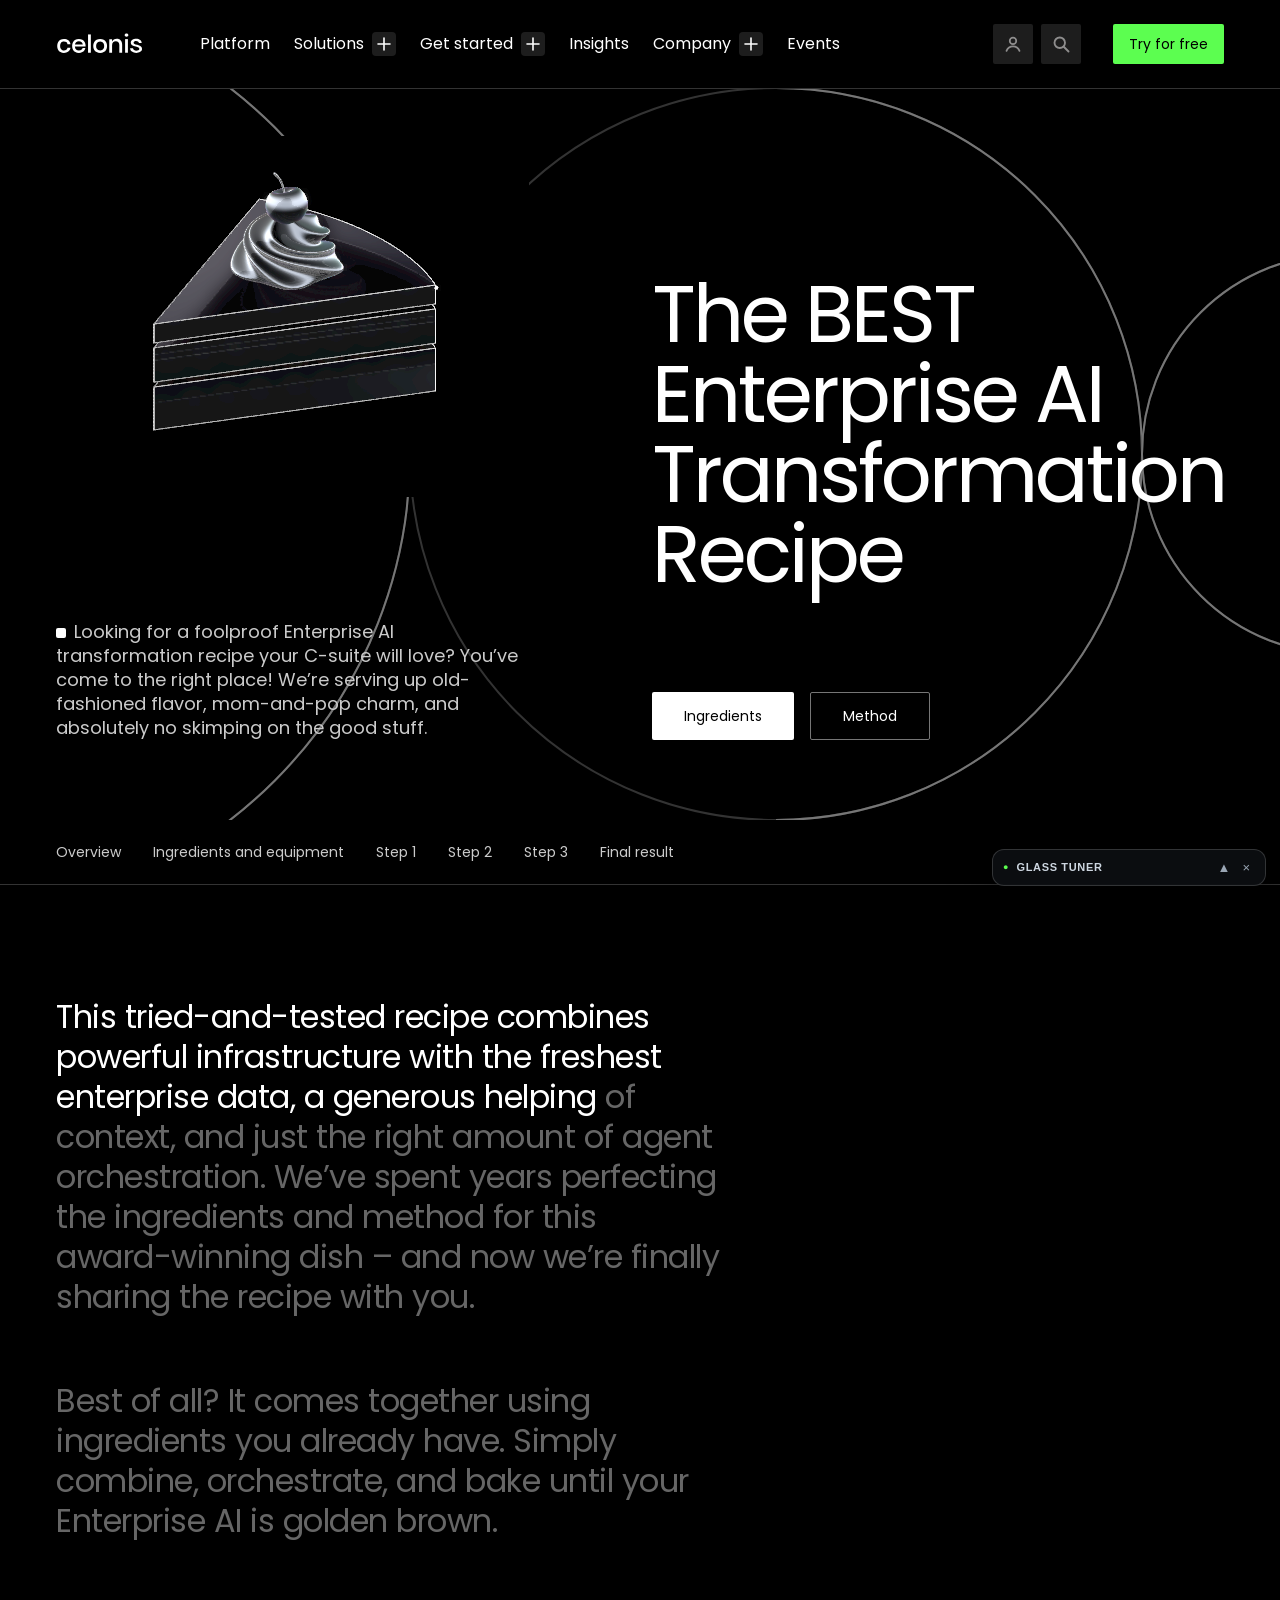
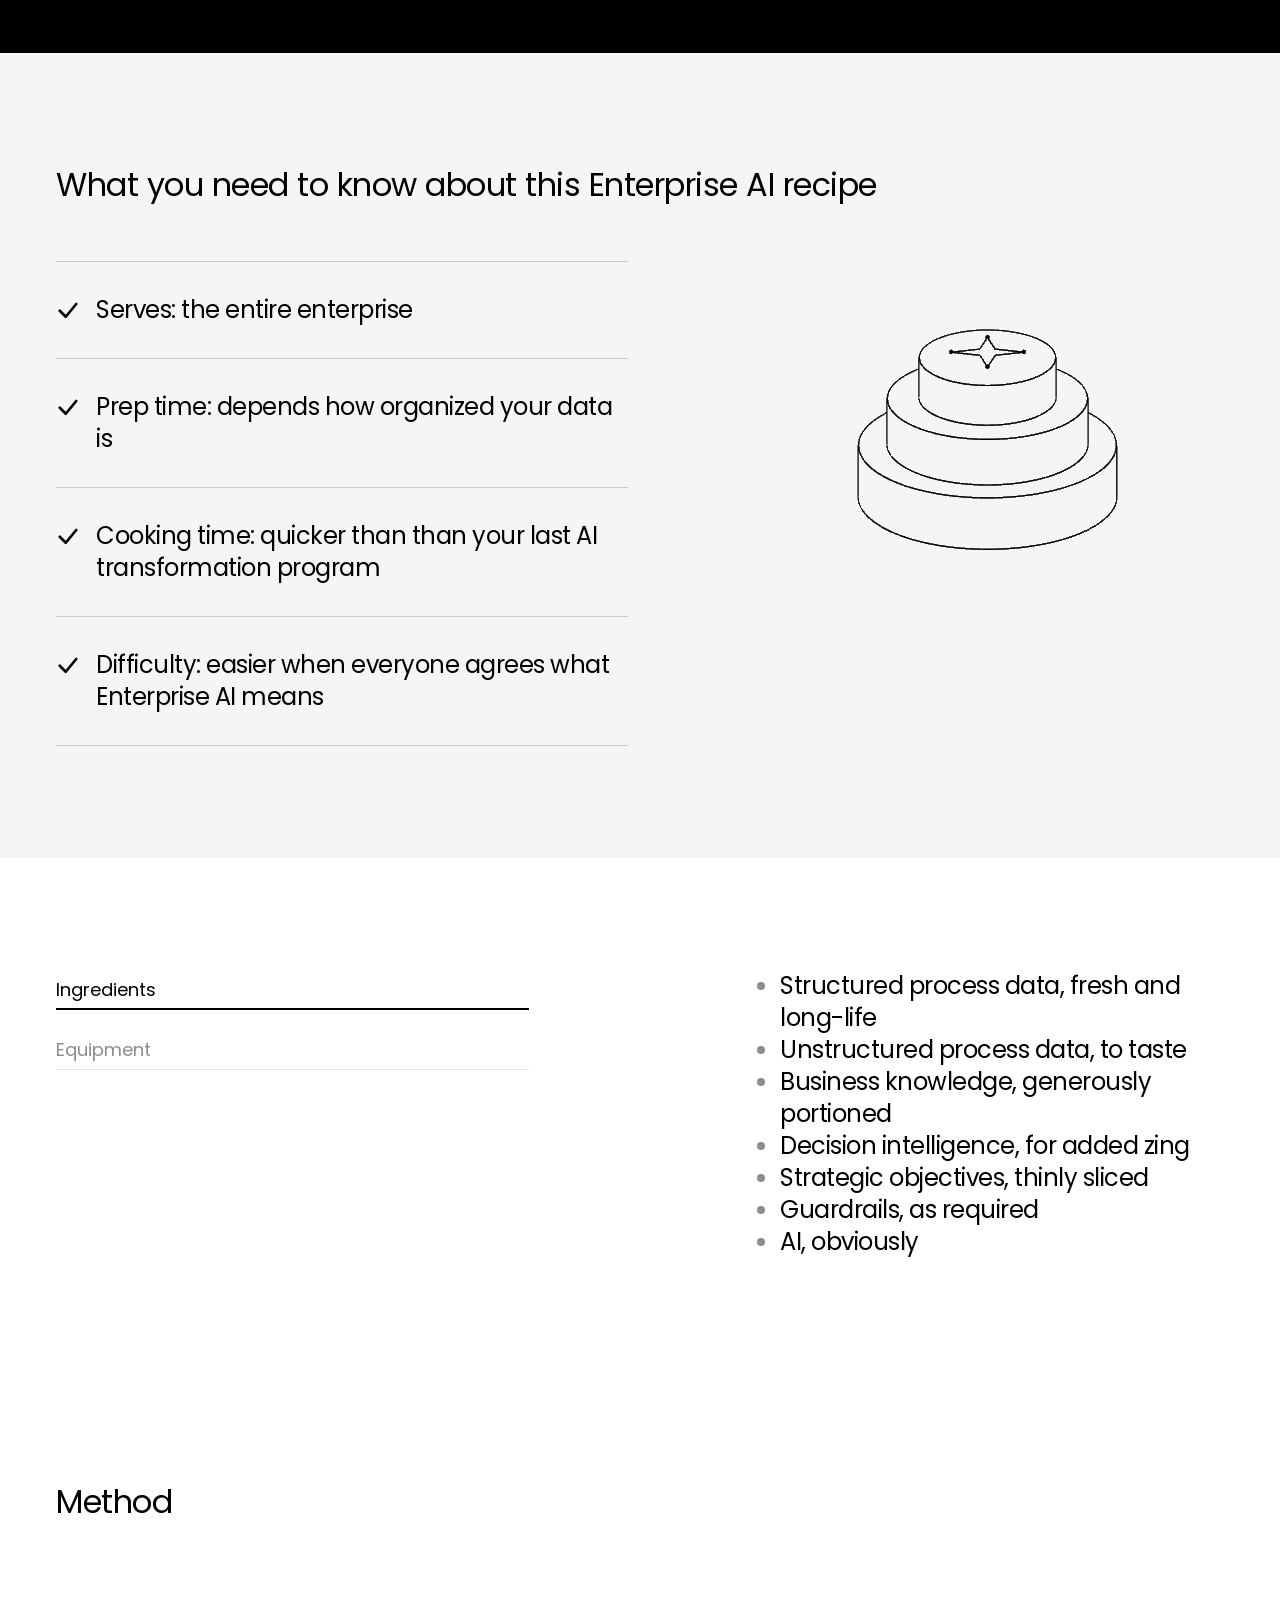
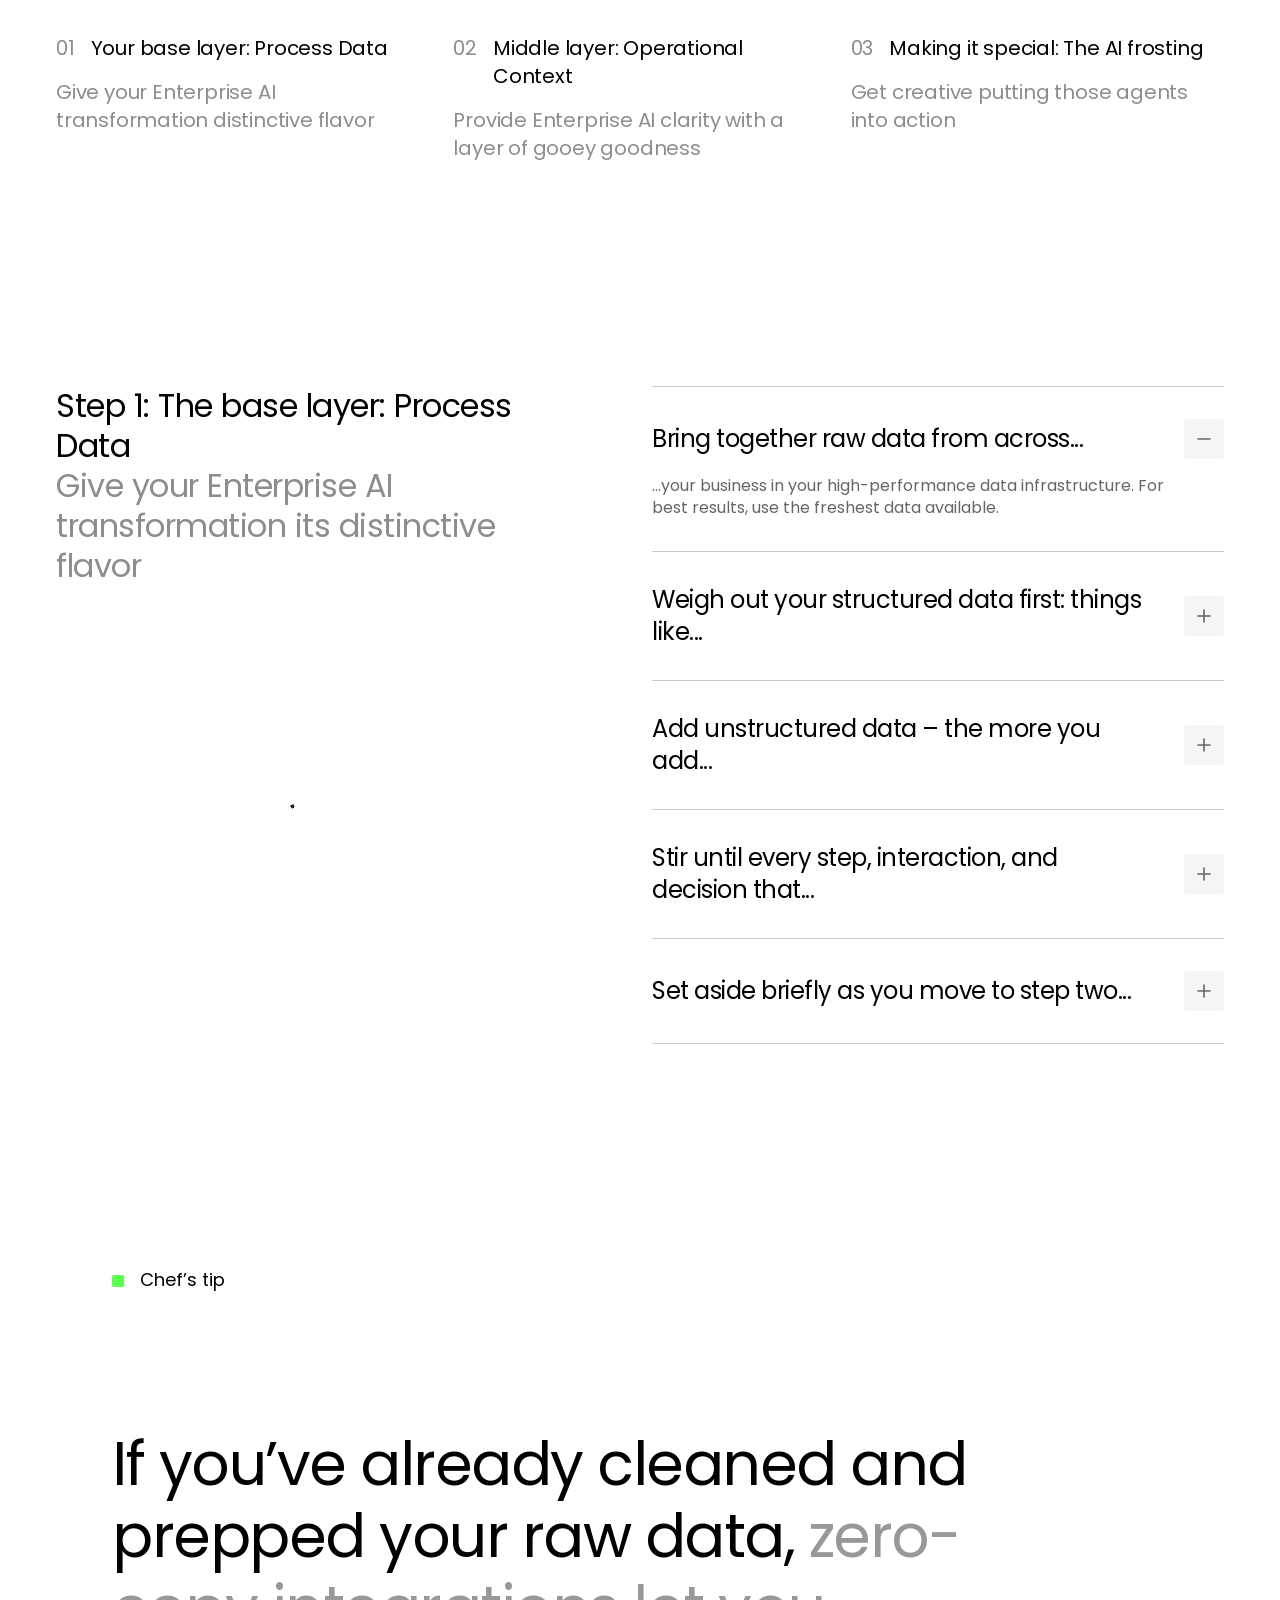
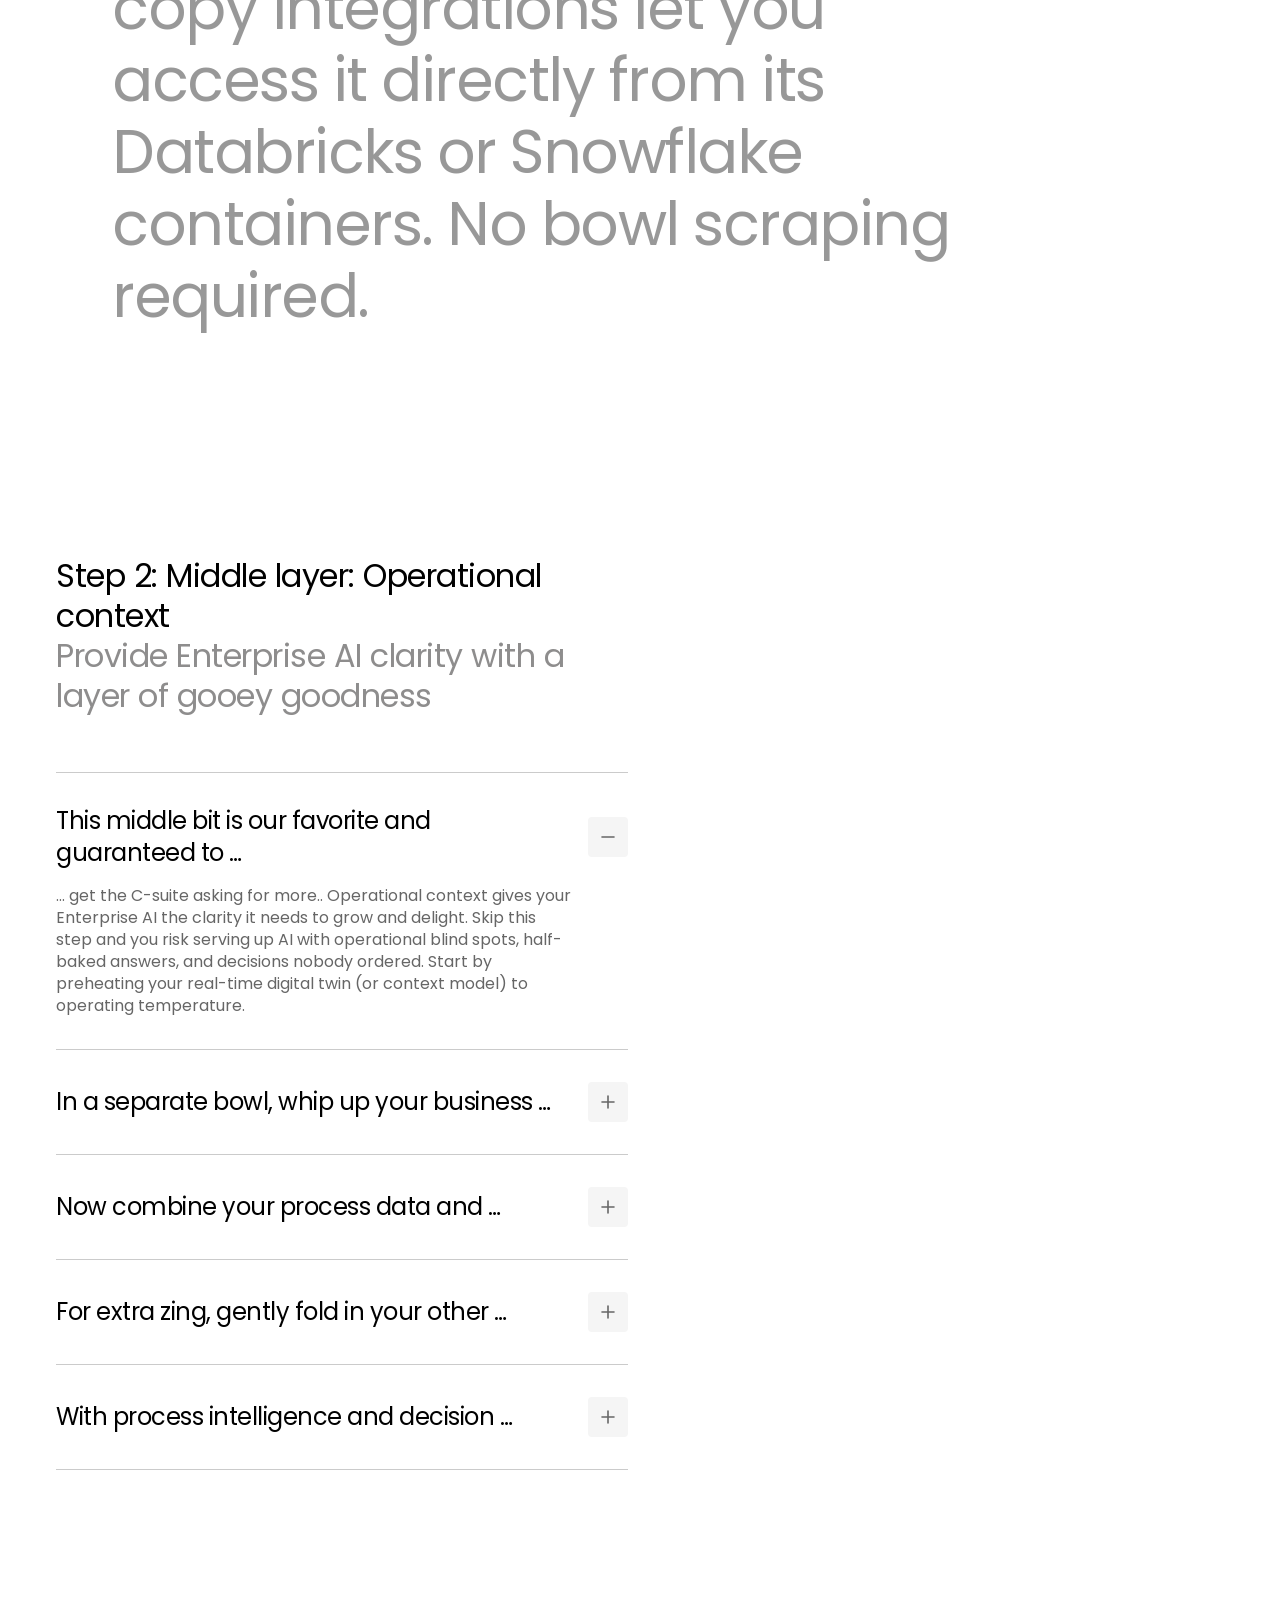
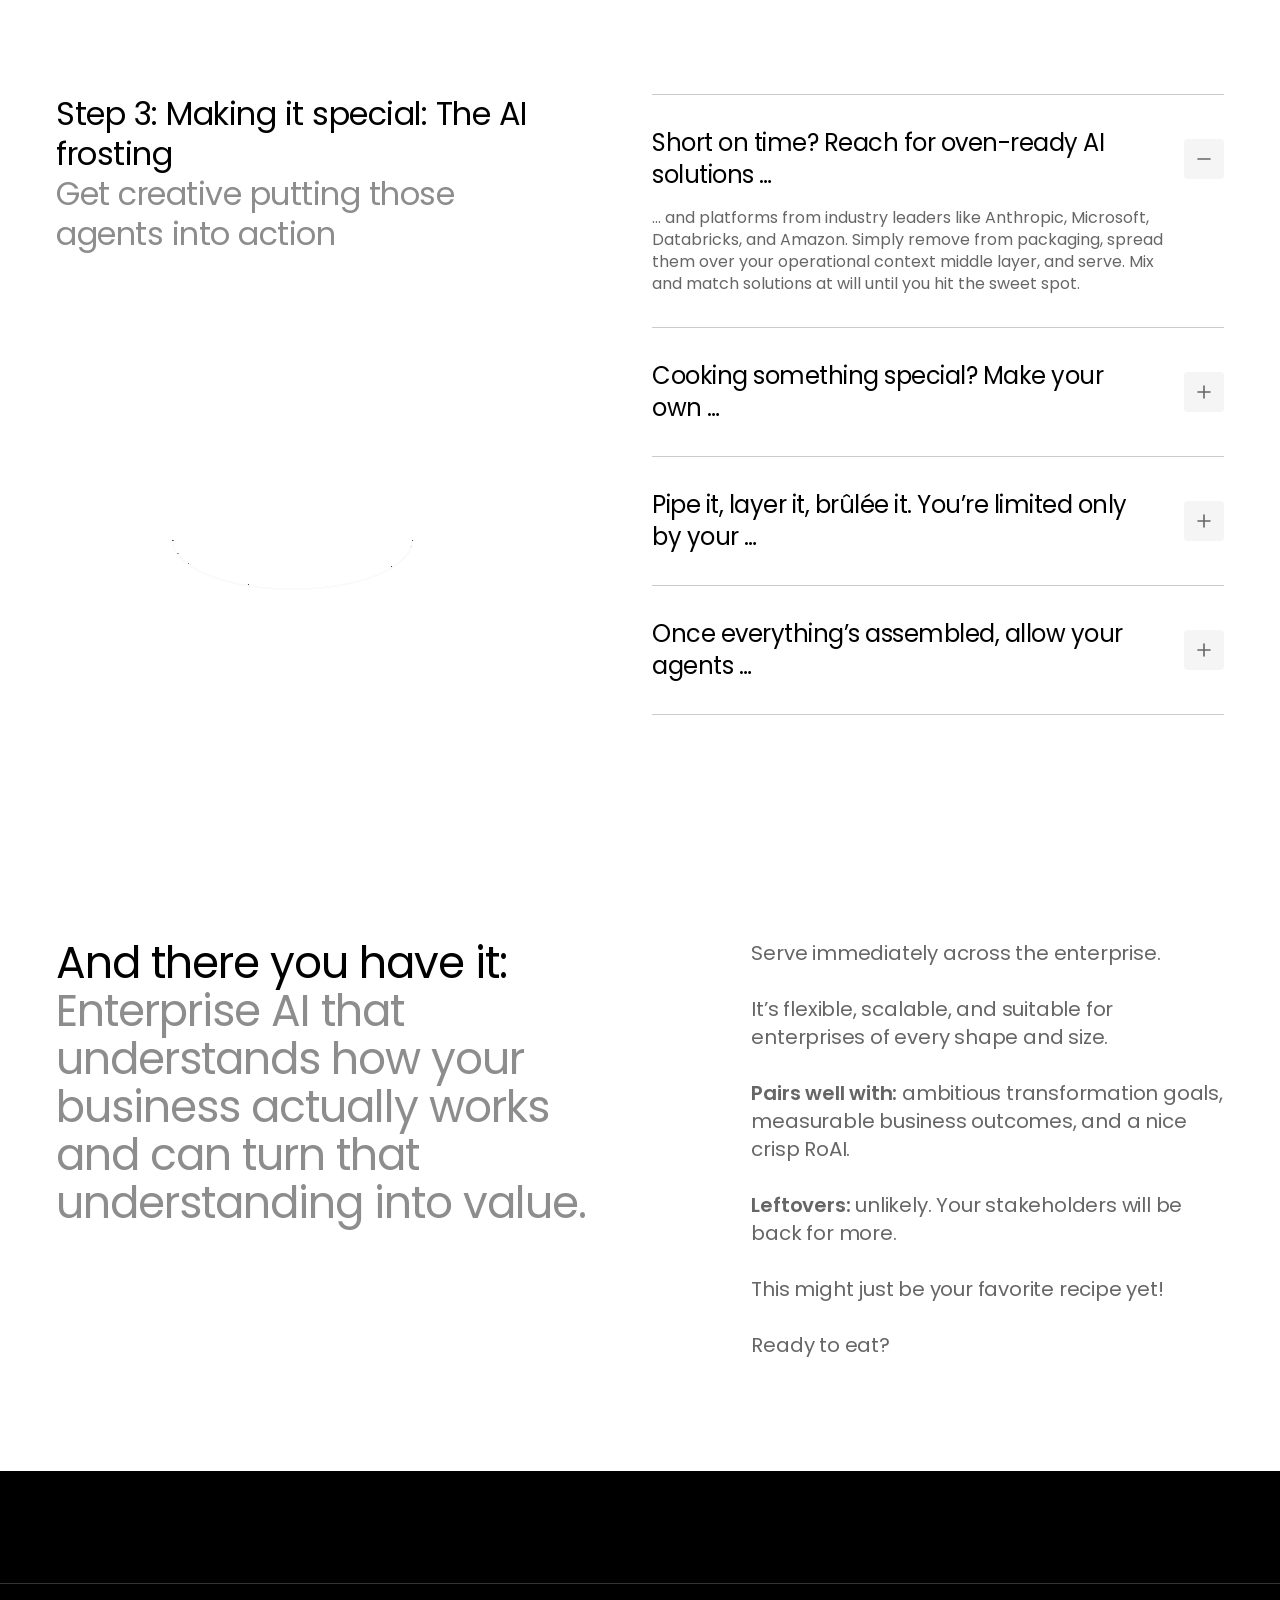
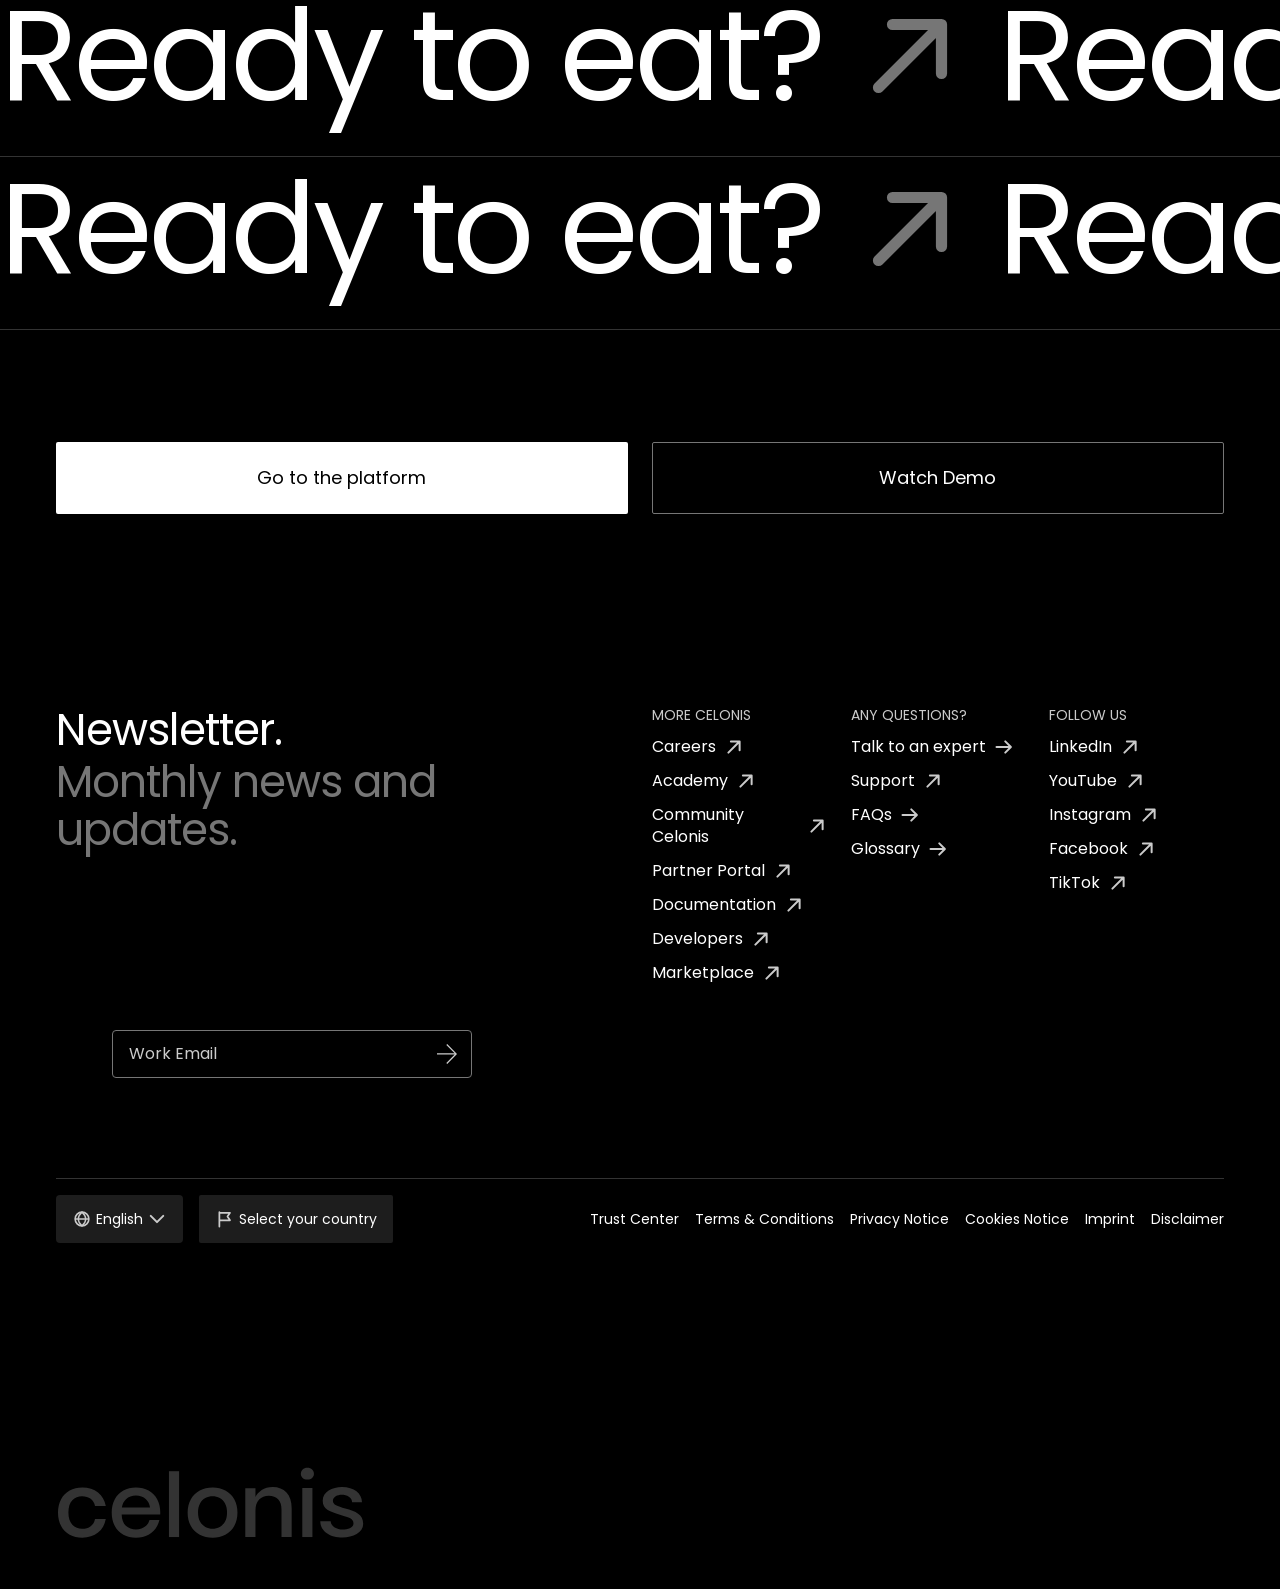
<file: cake/versions/glass-3d-slice/index.html>
<!DOCTYPE html>

<html lang="en" data-cake-version="glass-3d-slice">
<head>
<meta charset="utf-8"/>
<meta content="width=device-width, initial-scale=1" name="viewport"/>
<meta content="noindex,nofollow" name="robots"/>
<title>Vibecoding prototype - Enterprise AI recipe page, Glass 3D — slice hero (WebGL) (unofficial)</title>
<meta content="Unofficial design prototype by Hanzo. Not an official page of the brand shown, and not published or endorsed by them." name="description"/>
<link href="../../css/styles.css" rel="stylesheet"/>
<link href="../../css/header.css" rel="stylesheet"/>
<link href="../../css/secondary-hero.css" rel="stylesheet"/>
<link href="../../css/anchor-secondary-menu.css" rel="stylesheet"/>
<link href="../../css/text-only.css" rel="stylesheet"/>
<link href="../../css/title.css" rel="stylesheet"/>
<link href="../../css/collapse-expand.css" rel="stylesheet"/>
<link href="../../css/quotes.css" rel="stylesheet"/>
<link href="../../css/basic-module.css" rel="stylesheet"/>
<link href="../../css/question.css" rel="stylesheet"/>
<link href="../../css/link-with-arrow.css" rel="stylesheet"/>
<link href="../../css/pnf.css" rel="stylesheet"/>
<link href="../../css/footer.css" rel="stylesheet"/>
<link href="../../css/lazy-styles.css" rel="stylesheet"/>
<link href="../../css/poppins.css" rel="stylesheet"/>
<link href="../../css/inert-form.css?v=2" rel="stylesheet"/>
<link href="../../css/page-shell.css" rel="stylesheet"/>
<link href="../../css/cake.css?v=1" rel="stylesheet"/>
<link href="../../css/tuner-ui.css?v=1" rel="stylesheet"/>
<link href="../../css/cake-3d.css?v=3" rel="stylesheet"/>
</head>
<body class="appear"><div class="page-shell">
<header class="header-wrapper"><div class="header block" data-block-name="header" data-block-status="loaded"><div><div></div></div><div class="nav-wrapper dark-base-theme"><nav id="nav"><div class="section nav-brand" data-section-status="loaded" style="">
<div class="default-content-wrapper"><p class=""><a href="#" title="Home"><span aria-hidden="true" class="icon icon-logo svg-icon" focusable="false"><svg aria-hidden="true" xmlns="http://www.w3.org/2000/svg"><use href="#logo"></use></svg></span></a></p></div></div><div class="section nav-menu" data-section-status="loaded" style="">
<div class="default-content-wrapper"><ul class="main-nav"><li class="search-link">
<a href="#">
<span>Search</span>
</a>
</li>
<li><a href="#" title="Platform"><span>Platform</span></a></li>
<li class="nav-drop"><button aria-controls="solutions" aria-expanded="false" aria-haspopup="true">Solutions<span class="icon-only icon-only-xsmall">
<span class="icon icon-icon-plus svg-icon"><svg aria-hidden="true" xmlns="http://www.w3.org/2000/svg"><use href="#icon-plus"></use></svg></span>
</span><span class="icon-only icon-only-xsmall">
<span class="icon icon-icon-minus svg-icon"><svg aria-hidden="true" xmlns="http://www.w3.org/2000/svg"><use href="#icon-minus"></use></svg></span>
</span></button><ul id="solutions">
<li class="header-section-get-started"><a href="#" title="Success stories"><span>Success stories</span></a><span class="icon-only dark-base-theme icon-only-medium">
<span class="icon icon-icon-arrow-right svg-icon"><svg aria-hidden="true" xmlns="http://www.w3.org/2000/svg"><use href="#icon-arrow-right"></use></svg></span>
</span></li>
<li class="empty-column"></li><li class="header-section-solutions">By transformation
          <ul>
<li><a href="#" title="Enterprise AI"><span>Enterprise AI</span></a></li>
<li><a href="#" title="Supply Chain"><span>Supply Chain</span></a></li>
<li><a href="#" title="Enterprise IT Modernization"><span>Enterprise IT Modernization</span></a></li>
<li><a href="#" title="All transformations"><span>All transformations</span></a></li>
</ul>
</li>
<li class="header-section-solutions">By Function
          <ul>
<li><a href="#" title="Process Excellence"><span>Process Excellence</span></a></li>
<li><a href="#" title="Finance and Shared Services"><span>Finance and Shared Services</span></a></li>
<li><a href="#" title="Customer Experience"><span>Customer Experience</span></a></li>
<li><a href="#" title="Sustainability"><span>Sustainability</span></a></li>
<li><a href="#" title="All functions"><span>All functions</span></a></li>
</ul>
</li>
<li class="header-section-solutions">By Industry
          <ul>
<li><a href="#" title="Banking"><span>Banking</span></a></li>
<li><a href="#" title="Manufacturing"><span>Manufacturing</span></a></li>
<li><a href="#" title="Automotive"><span>Automotive</span></a></li>
<li><a href="#" title="Life Sciences and Pharma"><span>Life Sciences and Pharma</span></a></li>
<li><a href="#" title="All industries"><span>All industries</span></a></li>
</ul>
</li>
</ul>
</li>
<li class="nav-drop"><button aria-controls="get-started" aria-expanded="false" aria-haspopup="true">Get started<span class="icon-only icon-only-xsmall">
<span class="icon icon-icon-plus svg-icon"><svg aria-hidden="true" xmlns="http://www.w3.org/2000/svg"><use href="#icon-plus"></use></svg></span>
</span><span class="icon-only icon-only-xsmall">
<span class="icon icon-icon-minus svg-icon"><svg aria-hidden="true" xmlns="http://www.w3.org/2000/svg"><use href="#icon-minus"></use></svg></span>
</span></button><ul id="get-started">
<li class="header-section-get-started"><a href="#" title="Become a Customer"><span>Become a Customer</span></a><span class="icon-only dark-base-theme icon-only-medium">
<span class="icon icon-icon-arrow-right svg-icon"><svg aria-hidden="true" xmlns="http://www.w3.org/2000/svg"><use href="#icon-arrow-right"></use></svg></span>
</span></li>
<li class="header-section-get-started"><a href="#" title="Become a Partner"><span>Become a Partner</span></a><span class="icon-only dark-base-theme icon-only-medium">
<span class="icon icon-icon-arrow-right svg-icon"><svg aria-hidden="true" xmlns="http://www.w3.org/2000/svg"><use href="#icon-arrow-right"></use></svg></span>
</span></li>
</ul>
</li>
<li><a href="#" title="Insights"><span>Insights</span></a></li>
<li class="nav-drop"><button aria-controls="company" aria-expanded="false" aria-haspopup="true">Company<span class="icon-only icon-only-xsmall">
<span class="icon icon-icon-plus svg-icon"><svg aria-hidden="true" xmlns="http://www.w3.org/2000/svg"><use href="#icon-plus"></use></svg></span>
</span><span class="icon-only icon-only-xsmall">
<span class="icon icon-icon-minus svg-icon"><svg aria-hidden="true" xmlns="http://www.w3.org/2000/svg"><use href="#icon-minus"></use></svg></span>
</span></button><ul id="company">
<li class="header-section-get-started"><a href="#" title="About us"><span>About us</span></a><span class="icon-only dark-base-theme icon-only-medium">
<span class="icon icon-icon-arrow-right svg-icon"><svg aria-hidden="true" xmlns="http://www.w3.org/2000/svg"><use href="#icon-arrow-right"></use></svg></span>
</span></li>
<li class="header-section-get-started"><a href="#" title="Our programs"><span>Our programs</span></a><span class="icon-only dark-base-theme icon-only-medium">
<span class="icon icon-icon-arrow-right svg-icon"><svg aria-hidden="true" xmlns="http://www.w3.org/2000/svg"><use href="#icon-arrow-right"></use></svg></span>
</span></li>
<li class="header-section-get-started"><a href="#" title="Contact us"><span>Contact us</span></a><span class="icon-only dark-base-theme icon-only-medium">
<span class="icon icon-icon-arrow-right svg-icon"><svg aria-hidden="true" xmlns="http://www.w3.org/2000/svg"><use href="#icon-arrow-right"></use></svg></span>
</span></li>
<li class="empty-column"></li><li class="header-section-company">Explore further
          <ul>
<li><a href="#" title="Newsroom"><span>Newsroom</span></a><br/><a href="#" title="Find all Celonis’ news"><span>Find all Celonis’ news</span></a><span class="icon-only icon-only-small">
<span class="icon icon-icon-arrow-right svg-icon"><svg aria-hidden="true" xmlns="http://www.w3.org/2000/svg"><use href="#icon-arrow-right"></use></svg></span>
</span></li>
<li><a href="#" title="Blog"><span>Blog</span></a><br/><a href="#" title="Read the latest trends and updates"><span>Read the latest trends and updates</span></a><span class="icon-only icon-only-small">
<span class="icon icon-icon-arrow-right svg-icon"><svg aria-hidden="true" xmlns="http://www.w3.org/2000/svg"><use href="#icon-arrow-right"></use></svg></span>
</span></li>
<li><a href="#" title="Careers"><span>Careers</span></a><br/><a href="#" title="Join our team"><span>Join our team</span></a><span class="icon-only icon-only-small">
<span class="icon icon-icon-arrow-up-right svg-icon"><svg aria-hidden="true" xmlns="http://www.w3.org/2000/svg"><use href="#icon-arrow-up-right"></use></svg></span>
</span></li>
</ul>
</li>
</ul>
</li>
<li><a href="#" title="Events"><span>Events</span></a></li>
</ul></div></div><div class="section nav-tools" data-section-status="loaded" style="">
<div class="default-content-wrapper"><p class="button-container"><a aria-label="Account" class="button icon-button" href="#" role="button" title="Account"><span aria-hidden="true" class="visually-hidden" focusable="false">Account</span><span class="icon icon-icon-account svg-icon"><svg aria-hidden="true" xmlns="http://www.w3.org/2000/svg"><use href="#icon-account"></use></svg></span></a></p><p class="button-container"><a aria-label="Search" class="button icon-button" href="#" role="button" title="Search"><span aria-hidden="true" class="visually-hidden" focusable="false">Search</span><span class="icon icon-icon-search svg-icon"><svg aria-hidden="true" xmlns="http://www.w3.org/2000/svg"><use href="#icon-search"></use></svg></span></a></p><p class="button-container"><em><strong><a class="button conversion small" href="#" role="button" title="Try for free"><span>Try for free</span></a></strong></em></p><div class="hamburger"><p class="button-container"><a aria-expanded="false" aria-label="Navigation menu" class="button icon-button" href="#" role="button" title="Navigation menu"><span>
</span><span class="visually-hidden">Navigation menu</span>
<span class="icon-only icon-only-medium">
<span class="icon icon-icon-menu svg-icon"><svg aria-hidden="true" xmlns="http://www.w3.org/2000/svg"><use href="#icon-menu"></use></svg></span>
</span><span class="icon-only icon-only-medium">
<span class="icon icon-icon-close svg-icon"><svg aria-hidden="true" xmlns="http://www.w3.org/2000/svg"><use href="#icon-close"></use></svg></span>
</span></a></p></div></div></div></nav></div></div></header><main class="cake-page">
<!-- M15 · Secondary hero — the site's own `secondary-hero` block (animated circles background, CSS only) -->
<div class="section secondary-hero-container" data-module="M15-Secondary-Hero" id="top">
<div class="secondary-hero-wrapper dark-base-theme">
<div>
<svg aria-hidden="true" class="secondary-hero-background dark-base-theme" viewbox="0 0 1440 732" xmlns="http://www.w3.org/2000/svg">
<g class="circle-l" transform-origin="-108 366"><circle class="circle-l-1" cx="-108" cy="366" pathlength="1" r="462"></circle><circle class="circle-l-2" cx="-108" cy="366" pathlength="1" r="462" transform-origin="-108 366"></circle></g>
<g class="circle-m" transform-origin="720 366"><circle class="circle-m-1" cx="720" cy="366" pathlength="1" r="366"></circle><circle class="circle-m-2" cx="720" cy="366" pathlength="1" r="366" transform-origin="720 366"></circle></g>
<g class="circle-s" transform-origin="1286 366"><circle class="circle-s-1" cx="1286" cy="366" pathlength="1" r="200"></circle><circle class="circle-s-2" cx="1286" cy="366" pathlength="1" r="200" transform-origin="1286 366"></circle></g>
</svg>
</div>
<div class="secondary-hero block dark-base-theme" data-block-status="loaded">
<h1 class="secondary-hero-title">The BEST Enterprise AI Transformation Recipe</h1>
<div class="secondary-hero-media cake-media-invert"><figure class="cake-3d-stage" data-slot="hero" data-scene="cake-3d-slice"><canvas class="cake-3d-canvas" role="img" aria-label="Animated 3D glass illustration of a three-layer cake"></canvas><img class="cake-3d-fallback" src="img/hero.png" alt="Line illustration of a three-layer cake"/></figure></div>
<p class="secondary-hero-body-copy white-square">Looking for a foolproof Enterprise AI transformation recipe your C-suite will love? You’ve come to the right place! We’re serving up old-fashioned flavor, mom-and-pop charm, and absolutely no skimping on the good stuff.</p>
<div class="secondary-hero-buttons">
<a class="button" href="#ingredients" role="button"><span>Ingredients</span></a>
<a class="button secondary" href="#method" role="button"><span>Method</span></a>
</div>
</div>
</div>
</div>
<!-- M03 · Anchor secondary menu (site block) -->
<div class="anchor-secondary-menu-wrapper dark-base-theme" data-module="M03-Anchor-secondary-menu">
<div class="anchor-secondary-menu dark-base-theme block full-width" data-block-status="loaded">
<div><div>
<ul>
<li><a href="#overview" role="button"><span>Overview</span></a></li>
<li><a href="#ingredients" role="button"><span>Ingredients and equipment</span></a></li>
<li><a href="#step-1" role="button"><span>Step 1</span></a></li>
<li><a href="#step-2" role="button"><span>Step 2</span></a></li>
<li><a href="#step-3" role="button"><span>Step 3</span></a></li>
<li><a href="#final-result" role="button"><span>Final result</span></a></li>
</ul>
</div></div>
</div>
</div>
<!-- M45 · Text only — the site's `text-only` block (word-by-word reveal); the second half stays dim, as in the Figma -->
<div class="section text-only-container" data-module="M45-Text-only" id="overview">
<div class="text-only-wrapper dark-base-theme">
<div class="text-only reveal block" data-block-status="loaded">
<div><div>
<p><span style="animation-delay:0.1s">This</span> <span style="animation-delay:0.2s">tried-and-tested</span> <span style="animation-delay:0.3s">recipe</span> <span style="animation-delay:0.4s">combines</span> <span style="animation-delay:0.5s">powerful</span> <span style="animation-delay:0.6s">infrastructure</span> <span style="animation-delay:0.7s">with</span> <span style="animation-delay:0.8s">the</span> <span style="animation-delay:0.9s">freshest</span> <span style="animation-delay:1.0s">enterprise</span> <span style="animation-delay:1.1s">data,</span> <span style="animation-delay:1.2s">a</span> <span style="animation-delay:1.3s">generous</span> <span style="animation-delay:1.4s">helping</span> <span class="cake-dim" style="animation-delay:0.1s">of</span> <span class="cake-dim" style="animation-delay:0.2s">context,</span> <span class="cake-dim" style="animation-delay:0.3s">and</span> <span class="cake-dim" style="animation-delay:0.4s">just</span> <span class="cake-dim" style="animation-delay:0.5s">the</span> <span class="cake-dim" style="animation-delay:0.6s">right</span> <span class="cake-dim" style="animation-delay:0.7s">amount</span> <span class="cake-dim" style="animation-delay:0.8s">of</span> <span class="cake-dim" style="animation-delay:0.9s">agent</span> <span class="cake-dim" style="animation-delay:1.0s">orchestration.</span> <span class="cake-dim" style="animation-delay:1.1s">We’ve</span> <span class="cake-dim" style="animation-delay:1.2s">spent</span> <span class="cake-dim" style="animation-delay:1.3s">years</span> <span class="cake-dim" style="animation-delay:1.4s">perfecting</span> <span class="cake-dim" style="animation-delay:1.5s">the</span> <span class="cake-dim" style="animation-delay:1.6s">ingredients</span> <span class="cake-dim" style="animation-delay:1.7s">and</span> <span class="cake-dim" style="animation-delay:1.8s">method</span> <span class="cake-dim" style="animation-delay:1.9s">for</span> <span class="cake-dim" style="animation-delay:2.0s">this</span> <span class="cake-dim" style="animation-delay:2.1s">award-winning</span> <span class="cake-dim" style="animation-delay:2.2s">dish</span> <span class="cake-dim" style="animation-delay:2.3s">–</span> <span class="cake-dim" style="animation-delay:2.4s">and</span> <span class="cake-dim" style="animation-delay:2.5s">now</span> <span class="cake-dim" style="animation-delay:2.6s">we’re</span> <span class="cake-dim" style="animation-delay:2.7s">finally</span> <span class="cake-dim" style="animation-delay:2.8s">sharing</span> <span class="cake-dim" style="animation-delay:2.9s">the</span> <span class="cake-dim" style="animation-delay:3.0s">recipe</span> <span class="cake-dim" style="animation-delay:3.1s">with</span> <span class="cake-dim" style="animation-delay:3.2s">you.</span></p>
<p class="cake-text-only-second"><span class="cake-dim" style="animation-delay:0.1s">Best</span> <span class="cake-dim" style="animation-delay:0.2s">of</span> <span class="cake-dim" style="animation-delay:0.3s">all?</span> <span class="cake-dim" style="animation-delay:0.4s">It</span> <span class="cake-dim" style="animation-delay:0.5s">comes</span> <span class="cake-dim" style="animation-delay:0.6s">together</span> <span class="cake-dim" style="animation-delay:0.7s">using</span> <span class="cake-dim" style="animation-delay:0.8s">ingredients</span> <span class="cake-dim" style="animation-delay:0.9s">you</span> <span class="cake-dim" style="animation-delay:1.0s">already</span> <span class="cake-dim" style="animation-delay:1.1s">have.</span> <span class="cake-dim" style="animation-delay:1.2s">Simply</span> <span class="cake-dim" style="animation-delay:1.3s">combine,</span> <span class="cake-dim" style="animation-delay:1.4s">orchestrate,</span> <span class="cake-dim" style="animation-delay:1.5s">and</span> <span class="cake-dim" style="animation-delay:1.6s">bake</span> <span class="cake-dim" style="animation-delay:1.7s">until</span> <span class="cake-dim" style="animation-delay:1.8s">your</span> <span class="cake-dim" style="animation-delay:1.9s">Enterprise</span> <span class="cake-dim" style="animation-delay:2.0s">AI</span> <span class="cake-dim" style="animation-delay:2.1s">is</span> <span class="cake-dim" style="animation-delay:2.2s">golden</span> <span class="cake-dim" style="animation-delay:2.3s">brown.</span></p>
</div></div>
</div>
</div>
</div>
<!-- M46 · Short list — site `title` block + check list + media (no site block draws this list) -->
<div class="section cake-shortlist cake-bg-secondary" data-module="M46-Short-list">
<div class="title-wrapper">
<div class="title block" data-block-status="loaded"><div><div class="title-link-container"><h2>What you need to know about this Enterprise AI recipe</h2></div></div></div>
</div>
<div class="cake-grid cake-shortlist__body">
<ul class="cake-checklist">
<li><span class="icon icon-icon-check svg-icon"><svg aria-hidden="true"><use href="#icon-check"></use></svg></span>Serves: the entire enterprise</li>
<li><span class="icon icon-icon-check svg-icon"><svg aria-hidden="true"><use href="#icon-check"></use></svg></span>Prep time: depends how organized your data is</li>
<li><span class="icon icon-icon-check svg-icon"><svg aria-hidden="true"><use href="#icon-check"></use></svg></span>Cooking time: quicker than than your last AI transformation program</li>
<li><span class="icon icon-icon-check svg-icon"><svg aria-hidden="true"><use href="#icon-check"></use></svg></span>Difficulty: easier when everyone agrees what Enterprise AI means</li>
</ul>
<figure class="cake-shortlist__media cake-media">
<figure class="cake-3d-stage cake-3d-light" data-slot="shortlist" data-scene="cake-3d-light"><canvas class="cake-3d-canvas" role="img" aria-label="Animated 3D glass illustration of a three-layer cake"></canvas><img class="cake-3d-fallback" src="img/shortlist.png" alt="Line illustration of a three-layer cake"/></figure>
</figure>
</div>
</div>
<!-- M09 · Solutions — Figma uses it as two tabs + a list. The site's `solutions` block is an auto-advancing
       accordion with a 12 s progress bar and a sidebar, a different behaviour, so this is built on its tokens. -->
<div class="section cake-tabs" data-module="M09-Solutions" id="ingredients">
<div class="cake-grid">
<div aria-label="Ingredients and equipment" class="cake-tabs__list" role="tablist">
<button aria-controls="panel-ingredients" aria-selected="true" class="cake-tabs__tab" id="tab-ingredients" role="tab">Ingredients</button>
<button aria-controls="panel-equipment" aria-selected="false" class="cake-tabs__tab" id="tab-equipment" role="tab" tabindex="-1">Equipment</button>
</div>
<div class="cake-tabs__panels">
<ul aria-labelledby="tab-ingredients" class="cake-bullets" id="panel-ingredients" role="tabpanel">
<li>Structured process data, fresh and long-life</li>
<li>Unstructured process data, to taste</li>
<li>Business knowledge, generously portioned</li>
<li>Decision intelligence, for added zing</li>
<li>Strategic objectives, thinly sliced</li>
<li>Guardrails, as required</li>
<li>AI, obviously</li>
</ul>
<!-- PLACEHOLDER COPY: the Equipment panel is hidden in the Figma master; text pending from copywriting -->
<ul aria-labelledby="tab-equipment" class="cake-bullets" data-placeholder="true" hidden="" id="panel-equipment" role="tabpanel">
<li>A process intelligence platform</li>
<li>Your existing data infrastructure</li>
<li>A real-time digital twin, preheated</li>
<li>The AI tools and agents of your choice</li>
<li>A cross-functional team of chefs</li>
</ul>
</div>
</div>
</div>
<!-- M61 · Title (site block) + M28 · Journey -->
<div class="section cake-journey" data-module="M61-Title + M28-Journey" id="method">
<div class="title-wrapper">
<div class="title block" data-block-status="loaded"><div><div class="title-link-container"><h2>Method</h2></div></div></div>
</div>
<div class="cake-grid">
<ol class="cake-journey__list">
<li><a href="#step-1"><span class="cake-journey__num">01</span><span class="cake-journey__name">Your base layer: Process Data</span><span class="cake-journey__desc">Give your Enterprise AI transformation distinctive flavor</span></a></li>
<li><a href="#step-2"><span class="cake-journey__num">02</span><span class="cake-journey__name">Middle layer: Operational Context</span><span class="cake-journey__desc">Provide Enterprise AI clarity with a layer of gooey goodness</span></a></li>
<li><a href="#step-3"><span class="cake-journey__num">03</span><span class="cake-journey__name">Making it special: The AI frosting</span><span class="cake-journey__desc">Get creative putting those agents into action</span></a></li>
</ol>
</div>
</div>
<!-- M19 · Collapse-expand — Step 1 (site block) -->
<div class="section cake-steps" data-module="M19-Collaps-expand" id="step-1">
<div class="collapse-expand-wrapper">
<div class="collapse-expand block" data-block-status="loaded">
<div><div>
<h2>Step 1: The base layer: Process Data</h2>
<p>Give your Enterprise AI transformation its distinctive flavor</p>
</div></div>
<div><figure class="cake-media"><figure class="cake-3d-stage cake-3d-light" data-slot="step-1" data-scene="cake-3d-light"><canvas class="cake-3d-canvas" role="img" aria-label="Animated 3D glass illustration: process data flowing into the base layer"></canvas><img class="cake-3d-fallback" src="img/step-1.png" alt="Line illustration: process data flowing into the base layer"/></figure></figure></div>
<div class="accordion" data-exclusive="">
<details class="accordion-item" open="">
<summary class="accordion-item-summary"><p>Bring together raw data from across...</p><div class="accordion-item-summary-icon"><span class="icon icon-icon-plus accordion-icon-expand svg-icon"><svg aria-hidden="true"><use href="#icon-plus"></use></svg></span><span class="icon icon-icon-minus accordion-icon-collapse svg-icon"><svg aria-hidden="true"><use href="#icon-minus"></use></svg></span></div></summary>
<div class="accordion-item-content"><p>...your business in your high-performance data infrastructure. For best results, use the freshest data available.</p></div>
</details>
<details class="accordion-item" data-placeholder="true">
<summary class="accordion-item-summary"><p>Weigh out your structured data first: things like...</p><div class="accordion-item-summary-icon"><span class="icon icon-icon-plus accordion-icon-expand svg-icon"><svg aria-hidden="true"><use href="#icon-plus"></use></svg></span><span class="icon icon-icon-minus accordion-icon-collapse svg-icon"><svg aria-hidden="true"><use href="#icon-minus"></use></svg></span></div></summary>
<div class="accordion-item-content"><p>...orders, invoices and deliveries from your ERP, CRM and supply chain systems. Measure carefully: this is what gives the base its structure.</p></div>
</details>
<details class="accordion-item" data-placeholder="true">
<summary class="accordion-item-summary"><p>Add unstructured data – the more you add...</p><div class="accordion-item-summary-icon"><span class="icon icon-icon-plus accordion-icon-expand svg-icon"><svg aria-hidden="true"><use href="#icon-plus"></use></svg></span><span class="icon icon-icon-minus accordion-icon-collapse svg-icon"><svg aria-hidden="true"><use href="#icon-minus"></use></svg></span></div></summary>
<div class="accordion-item-content"><p>...the richer the flavor. Emails, tickets, documents and chats all bring texture your structured data can’t.</p></div>
</details>
<details class="accordion-item" data-placeholder="true">
<summary class="accordion-item-summary"><p>Stir until every step, interaction, and decision that...</p><div class="accordion-item-summary-icon"><span class="icon icon-icon-plus accordion-icon-expand svg-icon"><svg aria-hidden="true"><use href="#icon-plus"></use></svg></span><span class="icon icon-icon-minus accordion-icon-collapse svg-icon"><svg aria-hidden="true"><use href="#icon-minus"></use></svg></span></div></summary>
<div class="accordion-item-content"><p>...makes up your processes is evenly mixed into one connected view of how your business really runs.</p></div>
</details>
<details class="accordion-item" data-placeholder="true">
<summary class="accordion-item-summary"><p>Set aside briefly as you move to step two...</p><div class="accordion-item-summary-icon"><span class="icon icon-icon-plus accordion-icon-expand svg-icon"><svg aria-hidden="true"><use href="#icon-plus"></use></svg></span><span class="icon icon-icon-minus accordion-icon-collapse svg-icon"><svg aria-hidden="true"><use href="#icon-minus"></use></svg></span></div></summary>
<div class="accordion-item-content"><p>...your base layer will keep refreshing itself while you prepare the operational context.</p></div>
</details>
</div>
</div>
</div>
</div>
<!-- M25 · Quotes — Chef's tip (site block) -->
<div class="section cake-quote" data-module="M25-Quotes">
<div class="quotes-wrapper">
<div class="quotes block no-media" data-block-status="loaded">
<ul><li class="quote-no-link quote-no-image quote-slide"><div>
<p class="square p-name">Chef’s tip</p>
<p class="p-quote cake-quote__text"><span class="cake-quote__hi">If you’ve already cleaned and prepped your raw data,</span> <span class="cake-quote__lo">zero-copy integrations let you access it directly from its Databricks or Snowflake containers. No bowl scraping required.</span></p>
</div></li></ul>
</div>
</div>
</div>
<!-- M19 · Collapse-expand (align-right) — Step 2 -->
<div class="section cake-steps" data-module="M19-Collaps-expand" id="step-2">
<div class="collapse-expand-wrapper">
<div class="collapse-expand block align-right" data-block-status="loaded">
<div><div>
<h2>Step 2: Middle layer: Operational context</h2>
<p>Provide Enterprise AI clarity with a layer of gooey goodness</p>
</div></div>
<div><figure class="cake-media"><figure class="cake-3d-stage cake-3d-light" data-slot="step-2" data-scene="cake-3d-light"><canvas class="cake-3d-canvas" role="img" aria-label="Animated 3D glass illustration: the operational context layer"></canvas><img class="cake-3d-fallback" src="img/step-2.png" alt="Line illustration: the operational context layer"/></figure></figure></div>
<div class="accordion" data-exclusive="">
<details class="accordion-item" open="">
<summary class="accordion-item-summary"><p>This middle bit is our favorite and guaranteed to …</p><div class="accordion-item-summary-icon"><span class="icon icon-icon-plus accordion-icon-expand svg-icon"><svg aria-hidden="true"><use href="#icon-plus"></use></svg></span><span class="icon icon-icon-minus accordion-icon-collapse svg-icon"><svg aria-hidden="true"><use href="#icon-minus"></use></svg></span></div></summary>
<div class="accordion-item-content"><p>... get the C-suite asking for more.. Operational context gives your Enterprise AI the clarity it needs to grow and delight. Skip this step and you risk serving up AI with operational blind spots, half-baked answers, and decisions nobody ordered. Start by preheating your real-time digital twin (or context model) to operating temperature.</p></div>
</details>
<details class="accordion-item" data-placeholder="true">
<summary class="accordion-item-summary"><p>In a separate bowl, whip up your business …</p><div class="accordion-item-summary-icon"><span class="icon icon-icon-plus accordion-icon-expand svg-icon"><svg aria-hidden="true"><use href="#icon-plus"></use></svg></span><span class="icon icon-icon-minus accordion-icon-collapse svg-icon"><svg aria-hidden="true"><use href="#icon-minus"></use></svg></span></div></summary>
<div class="accordion-item-content"><p>… knowledge: policies, rules, KPIs and the know-how that lives in your teams’ heads, until it forms soft peaks.</p></div>
</details>
<details class="accordion-item" data-placeholder="true">
<summary class="accordion-item-summary"><p>Now combine your process data and …</p><div class="accordion-item-summary-icon"><span class="icon icon-icon-plus accordion-icon-expand svg-icon"><svg aria-hidden="true"><use href="#icon-plus"></use></svg></span><span class="icon icon-icon-minus accordion-icon-collapse svg-icon"><svg aria-hidden="true"><use href="#icon-minus"></use></svg></span></div></summary>
<div class="accordion-item-content"><p>… business knowledge, folding gently so your AI understands not only what happened, but why.</p></div>
</details>
<details class="accordion-item" data-placeholder="true">
<summary class="accordion-item-summary"><p>For extra zing, gently fold in your other …</p><div class="accordion-item-summary-icon"><span class="icon icon-icon-plus accordion-icon-expand svg-icon"><svg aria-hidden="true"><use href="#icon-plus"></use></svg></span><span class="icon icon-icon-minus accordion-icon-collapse svg-icon"><svg aria-hidden="true"><use href="#icon-minus"></use></svg></span></div></summary>
<div class="accordion-item-content"><p>… sources of context: benchmarks, external signals and the goals you’ve set for the business.</p></div>
</details>
<details class="accordion-item" data-placeholder="true">
<summary class="accordion-item-summary"><p>With process intelligence and decision …</p><div class="accordion-item-summary-icon"><span class="icon icon-icon-plus accordion-icon-expand svg-icon"><svg aria-hidden="true"><use href="#icon-plus"></use></svg></span><span class="icon icon-icon-minus accordion-icon-collapse svg-icon"><svg aria-hidden="true"><use href="#icon-minus"></use></svg></span></div></summary>
<div class="accordion-item-content"><p>… intelligence in the mix, your middle layer is ready to hold up everything you put on top.</p></div>
</details>
</div>
</div>
</div>
</div>
<!-- M19 · Collapse-expand — Step 3 -->
<div class="section cake-steps" data-module="M19-Collaps-expand" id="step-3">
<div class="collapse-expand-wrapper">
<div class="collapse-expand block" data-block-status="loaded">
<div><div>
<h2>Step 3: Making it special: The AI frosting</h2>
<p>Get creative putting those agents into action</p>
</div></div>
<div><figure class="cake-media"><figure class="cake-3d-stage cake-3d-light" data-slot="step-3" data-scene="cake-3d-light"><canvas class="cake-3d-canvas" role="img" aria-label="Animated 3D glass illustration: AI agents frosting the top of the cake"></canvas><img class="cake-3d-fallback" src="img/step-3.png" alt="Line illustration: AI agents frosting the top of the cake"/></figure></figure></div>
<div class="accordion" data-exclusive="">
<details class="accordion-item" open="">
<summary class="accordion-item-summary"><p>Short on time? Reach for oven-ready AI solutions …</p><div class="accordion-item-summary-icon"><span class="icon icon-icon-plus accordion-icon-expand svg-icon"><svg aria-hidden="true"><use href="#icon-plus"></use></svg></span><span class="icon icon-icon-minus accordion-icon-collapse svg-icon"><svg aria-hidden="true"><use href="#icon-minus"></use></svg></span></div></summary>
<div class="accordion-item-content"><p>... and platforms from industry leaders like Anthropic, Microsoft, Databricks, and Amazon. Simply remove from packaging, spread them over your operational context middle layer, and serve. Mix and match solutions at will until you hit the sweet spot.</p></div>
</details>
<details class="accordion-item" data-placeholder="true">
<summary class="accordion-item-summary"><p>Cooking something special? Make your own …</p><div class="accordion-item-summary-icon"><span class="icon icon-icon-plus accordion-icon-expand svg-icon"><svg aria-hidden="true"><use href="#icon-plus"></use></svg></span><span class="icon icon-icon-minus accordion-icon-collapse svg-icon"><svg aria-hidden="true"><use href="#icon-minus"></use></svg></span></div></summary>
<div class="accordion-item-content"><p>… agents and apps on top of your process intelligence, seasoned exactly to your business’s taste.</p></div>
</details>
<details class="accordion-item" data-placeholder="true">
<summary class="accordion-item-summary"><p>Pipe it, layer it, brûlée it. You’re limited only by your …</p><div class="accordion-item-summary-icon"><span class="icon icon-icon-plus accordion-icon-expand svg-icon"><svg aria-hidden="true"><use href="#icon-plus"></use></svg></span><span class="icon icon-icon-minus accordion-icon-collapse svg-icon"><svg aria-hidden="true"><use href="#icon-minus"></use></svg></span></div></summary>
<div class="accordion-item-content"><p>… imagination. Every agent draws on the same context, so the flavors always work together.</p></div>
</details>
<details class="accordion-item" data-placeholder="true">
<summary class="accordion-item-summary"><p>Once everything’s assembled, allow your agents …</p><div class="accordion-item-summary-icon"><span class="icon icon-icon-plus accordion-icon-expand svg-icon"><svg aria-hidden="true"><use href="#icon-plus"></use></svg></span><span class="icon icon-icon-minus accordion-icon-collapse svg-icon"><svg aria-hidden="true"><use href="#icon-minus"></use></svg></span></div></summary>
<div class="accordion-item-content"><p>… to act on what they see, with guardrails in place, and watch the value rise.</p></div>
</details>
</div>
</div>
</div>
</div>
<!-- M08 · Basic — the site's `basic-module` block -->
<div class="section basic-module-container" data-module="M08-Basic" id="final-result">
<div class="basic-module-wrapper">
<div class="basic-module block" data-block-status="loaded">
<div>
<div class="basic-module__heading--left">
<h2 class="basic-module__title">And there you have it:</h2>
<h3 class="basic-module__subtitle">Enterprise AI that understands how your business actually works and can turn that understanding into value.</h3>
</div>
<div class="basic-module__col--right">
<p>Serve immediately across the enterprise.</p>
<p>It’s flexible, scalable, and suitable for enterprises of every shape and size.</p>
<p><strong>Pairs well with:</strong> ambitious transformation goals, measurable business outcomes, and a nice crisp RoAI.</p>
<p><strong>Leftovers:</strong> unlikely. Your stakeholders will be back for more.</p>
<p>This might just be your favorite recipe yet!</p>
<p>Ready to eat?</p>
</div>
</div>
</div>
</div>
</div>
<!-- M13 · Closing — the site's `question` block (marquee + two XL buttons) -->
<div class="section question-container" data-module="M13-Closing">
<div class="question-wrapper">
<div class="question block dark-base-theme full-width" data-block-status="loaded">
<div aria-label="Ready to eat?" class="question-text-container">
<hr/>
<div aria-hidden="true" class="question-text-row question-animate"><span class="question-text">Ready to eat? <span class="icon icon-icon-arrow-up-right svg-icon"><svg aria-hidden="true"><use href="#icon-arrow-up-right"></use></svg></span></span><span class="question-text">Ready to eat? <span class="icon icon-icon-arrow-up-right svg-icon"><svg aria-hidden="true"><use href="#icon-arrow-up-right"></use></svg></span></span><span class="question-text">Ready to eat? <span class="icon icon-icon-arrow-up-right svg-icon"><svg aria-hidden="true"><use href="#icon-arrow-up-right"></use></svg></span></span></div>
<hr/>
<div aria-hidden="true" class="question-text-row question-animate"><span class="question-text">Ready to eat? <span class="icon icon-icon-arrow-up-right svg-icon"><svg aria-hidden="true"><use href="#icon-arrow-up-right"></use></svg></span></span><span class="question-text">Ready to eat? <span class="icon icon-icon-arrow-up-right svg-icon"><svg aria-hidden="true"><use href="#icon-arrow-up-right"></use></svg></span></span><span class="question-text">Ready to eat? <span class="icon icon-icon-arrow-up-right svg-icon"><svg aria-hidden="true"><use href="#icon-arrow-up-right"></use></svg></span></span></div>
<hr/>
</div>
<div class="question-action-section">
<div class="question-paragraphs"></div>
<div class="question-buttons">
<a class="button xlarge" href="#" role="button"><span>Go to the platform</span></a>
<a class="button secondary xlarge" href="#" role="button"><span>Watch Demo</span></a>
</div>
</div>
</div>
</div>
</div>
</main>
<footer class="footer-wrapper dark-base-theme"><div class="footer block" data-block-name="footer" data-block-status="loaded"><div><div class="section pnf-container footer-form-section" data-section-status="loaded" style="">
<div class="default-content-wrapper"><h2 class="footer-heading" id="newsletter">Newsletter.</h2><h2 class="footer-heading" id="monthly-news-and-updates">Monthly news and updates.</h2></div><div class="pnf-wrapper"><div class="pnf footer block" data-block-name="pnf" data-block-status="loaded"><div aria-label="Newsletter form (visual replica, disabled in this prototype)" class="inert-form form footer-newsletter__form dark-base-theme">
<div class="form-field footer-newsletter__field"><div aria-hidden="true" class="inert-field text" data-was-id="if-news"><span class="inert-field__ph">Work Email</span></div><button aria-label="Sign up" class="footer-newsletter__submit"></button></div>
<p aria-live="polite" class="inert-form__note"></p>
</div></div></div></div><div class="footer-separator footer-separator-0"></div><div class="section footer-columns-links" data-section-status="loaded" style="">
<div class="default-content-wrapper"><ul class="footer-links-list">
<li>more celonis
      <ul class="footer-links-sublist">
<li class="footer-link"><a class="link-with-arrow" href="#" title="Careers"><span>Careers</span><span class="icon-only icon-only-medium icon-link">
<span class="icon icon-icon-arrow-up-right svg-icon"><svg aria-hidden="true" xmlns="http://www.w3.org/2000/svg"><use href="#icon-arrow-up-right"></use></svg></span>
</span></a></li>
<li class="footer-link"><a class="link-with-arrow" href="#" title="Academy"><span>Academy</span><span class="icon-only icon-only-medium icon-link">
<span class="icon icon-icon-arrow-up-right svg-icon"><svg aria-hidden="true" xmlns="http://www.w3.org/2000/svg"><use href="#icon-arrow-up-right"></use></svg></span>
</span></a></li>
<li class="footer-link"><a class="link-with-arrow" href="#" title="Community Celonis"><span>Community Celonis</span><span class="icon-only icon-only-medium icon-link">
<span class="icon icon-icon-arrow-up-right svg-icon"><svg aria-hidden="true" xmlns="http://www.w3.org/2000/svg"><use href="#icon-arrow-up-right"></use></svg></span>
</span></a></li>
<li class="footer-link"><a class="link-with-arrow" href="#" title="Partner Portal"><span>Partner Portal</span><span class="icon-only icon-only-medium icon-link">
<span class="icon icon-icon-arrow-up-right svg-icon"><svg aria-hidden="true" xmlns="http://www.w3.org/2000/svg"><use href="#icon-arrow-up-right"></use></svg></span>
</span></a></li>
<li class="footer-link"><a class="link-with-arrow" href="#" title="Documentation"><span>Documentation</span><span class="icon-only icon-only-medium icon-link">
<span class="icon icon-icon-arrow-up-right svg-icon"><svg aria-hidden="true" xmlns="http://www.w3.org/2000/svg"><use href="#icon-arrow-up-right"></use></svg></span>
</span></a></li>
<li class="footer-link"><a class="link-with-arrow" href="#" title="Developers"><span>Developers</span><span class="icon-only icon-only-medium icon-link">
<span class="icon icon-icon-arrow-up-right svg-icon"><svg aria-hidden="true" xmlns="http://www.w3.org/2000/svg"><use href="#icon-arrow-up-right"></use></svg></span>
</span></a></li>
<li class="footer-link"><a class="link-with-arrow" href="#" title="Marketplace"><span>Marketplace</span><span class="icon-only icon-only-medium icon-link">
<span class="icon icon-icon-arrow-up-right svg-icon"><svg aria-hidden="true" xmlns="http://www.w3.org/2000/svg"><use href="#icon-arrow-up-right"></use></svg></span>
</span></a></li>
</ul>
</li>
<li>ANY QUESTIONS?
      <ul class="footer-links-sublist">
<li class="footer-link"><a class="link-with-arrow" href="#" title="Talk to an expert"><span>Talk to an expert</span><span class="icon-only icon-only-medium icon-link">
<span class="icon icon-icon-arrow-right svg-icon"><svg aria-hidden="true" xmlns="http://www.w3.org/2000/svg"><use href="#icon-arrow-right"></use></svg></span>
</span></a></li>
<li class="footer-link"><a class="link-with-arrow" href="#" title="Support"><span>Support</span><span class="icon-only icon-only-medium icon-link">
<span class="icon icon-icon-arrow-up-right svg-icon"><svg aria-hidden="true" xmlns="http://www.w3.org/2000/svg"><use href="#icon-arrow-up-right"></use></svg></span>
</span></a></li>
<li class="footer-link"><a class="link-with-arrow" href="#" title="FAQs"><span>FAQs</span><span class="icon-only icon-only-medium icon-link">
<span class="icon icon-icon-arrow-right svg-icon"><svg aria-hidden="true" xmlns="http://www.w3.org/2000/svg"><use href="#icon-arrow-right"></use></svg></span>
</span></a></li>
<li class="footer-link"><a class="link-with-arrow" href="#" title="Glossary"><span>Glossary</span><span class="icon-only icon-only-medium icon-link">
<span class="icon icon-icon-arrow-right svg-icon"><svg aria-hidden="true" xmlns="http://www.w3.org/2000/svg"><use href="#icon-arrow-right"></use></svg></span>
</span></a></li>
</ul>
</li>
<li>Follow us
      <ul class="footer-links-sublist">
<li class="footer-link"><a class="link-with-arrow" href="#" title="LinkedIn"><span>LinkedIn</span><span class="icon-only icon-only-medium icon-link">
<span class="icon icon-icon-arrow-up-right svg-icon"><svg aria-hidden="true" xmlns="http://www.w3.org/2000/svg"><use href="#icon-arrow-up-right"></use></svg></span>
</span></a></li>
<li class="footer-link"><a class="link-with-arrow" href="#" title="YouTube"><span>YouTube</span><span class="icon-only icon-only-medium icon-link">
<span class="icon icon-icon-arrow-up-right svg-icon"><svg aria-hidden="true" xmlns="http://www.w3.org/2000/svg"><use href="#icon-arrow-up-right"></use></svg></span>
</span></a></li>
<li class="footer-link"><a class="link-with-arrow" href="#" title="Instagram"><span>Instagram</span><span class="icon-only icon-only-medium icon-link">
<span class="icon icon-icon-arrow-up-right svg-icon"><svg aria-hidden="true" xmlns="http://www.w3.org/2000/svg"><use href="#icon-arrow-up-right"></use></svg></span>
</span></a></li>
<li class="footer-link"><a class="link-with-arrow" href="#" title="Facebook"><span>Facebook</span><span class="icon-only icon-only-medium icon-link">
<span class="icon icon-icon-arrow-up-right svg-icon"><svg aria-hidden="true" xmlns="http://www.w3.org/2000/svg"><use href="#icon-arrow-up-right"></use></svg></span>
</span></a></li>
<li class="footer-link"><a class="link-with-arrow" href="#" title="TikTok"><span>TikTok</span><span class="icon-only icon-only-medium icon-link">
<span class="icon icon-icon-arrow-up-right svg-icon"><svg aria-hidden="true" xmlns="http://www.w3.org/2000/svg"><use href="#icon-arrow-up-right"></use></svg></span>
</span></a></li>
</ul>
</li>
</ul></div></div><div class="footer-separator footer-separator-1"></div><div class="section footer-bottom-links" data-language="true" data-section-status="loaded" style=""><div class="footer-buttons-wrapper"><div class="select-wrapper">
<div class="select select--disable-last-selected" id="mtmmvdpls7c2job8nyg">
<button aria-expanded="false" aria-haspopup="listbox" class="select-toggle" id="mtmmvdplh8x8b8qqvyg">
<span class="icon icon-icon-globe svg-icon"><svg aria-hidden="true" xmlns="http://www.w3.org/2000/svg"><use href="#icon-globe"></use></svg></span>
<span class="select-toggle-text">English</span>
<span class="icon icon-icon-chevron-down svg-icon"><svg aria-hidden="true" xmlns="http://www.w3.org/2000/svg"><use href="#icon-chevron-down"></use></svg></span>
</button>
<div aria-labelledby="selectToggle" class="select-dropdown light-base-theme" id="mtmmvdplpek7g2qwqfe" role="listbox" style="display: none;">
<ul class="select-list" id="mtmmvdpl4j5iocmkdh" role="listbox"><li aria-selected="true" class="last-selected" data-id="EN" role="option" tabindex="0">
<span>English</span>
<span class="icon icon-icon-check svg-icon"><svg aria-hidden="true" xmlns="http://www.w3.org/2000/svg"><use href="#icon-check"></use></svg></span>
</li><li aria-selected="false" data-id="DE" role="option" tabindex="0">
<span>Deutsch</span>
<span class="icon icon-icon-check svg-icon"><svg aria-hidden="true" xmlns="http://www.w3.org/2000/svg"><use href="#icon-check"></use></svg></span>
</li><li aria-selected="false" data-id="ES" role="option" tabindex="0">
<span>Español</span>
<span class="icon icon-icon-check svg-icon"><svg aria-hidden="true" xmlns="http://www.w3.org/2000/svg"><use href="#icon-check"></use></svg></span>
</li><li aria-selected="false" data-id="FR" role="option" tabindex="0">
<span>Français</span>
<span class="icon icon-icon-check svg-icon"><svg aria-hidden="true" xmlns="http://www.w3.org/2000/svg"><use href="#icon-check"></use></svg></span>
</li><li aria-selected="false" data-id="JP" role="option" tabindex="0">
<span>日本語</span>
<span class="icon icon-icon-check svg-icon"><svg aria-hidden="true" xmlns="http://www.w3.org/2000/svg"><use href="#icon-check"></use></svg></span>
</li></ul>
<div class="no-results hidden">no_search_results</div>
</div>
</div>
</div><button class="footer-country-selector"><span class="icon icon-icon-flag svg-icon"><svg aria-hidden="true" xmlns="http://www.w3.org/2000/svg"><use href="#icon-flag"></use></svg></span>Select your country</button></div>
<div class="default-content-wrapper"><ul class="footer-bottom-link-list">
<li><a href="#" role="button" title="Trust Center"><span>Trust Center</span></a></li>
<li><a href="#" role="button" title="Terms &amp; Conditions"><span>Terms &amp; Conditions</span></a></li>
<li><a href="#" role="button" title="Privacy Notice"><span>Privacy Notice</span></a></li>
<li><a href="#" role="button" title="Cookies Notice"><span>Cookies Notice</span></a></li>
<li><a href="#" role="button" title="Imprint"><span>Imprint</span></a></li>
<li><a href="#" role="button" title="Disclaimer"><span>Disclaimer</span></a></li>
</ul></div></div><div class="footer-images-section"><span class="icon icon-logo svg-icon"><svg aria-hidden="true" xmlns="http://www.w3.org/2000/svg"><use href="#logo"></use></svg></span><span class="icon icon-brand-imagotype svg-icon"><svg aria-hidden="true" xmlns="http://www.w3.org/2000/svg"><use href="#brand-imagotype"></use></svg></span></div></div></div></footer>
<script src="../../js/sprite.js?v=16"></script>
<script src="../../js/inert-form.js?v=2"></script>
<script src="../../js/nav-fx.js?v=28"></script>
<script src="../../js/cake.js?v=1"></script>
<script src="../../js/tilt-parallax.js?v=1"></script>
<script src="../../js/anime.umd.min.js?v=1"></script>
<script src="../../js/three.min.js?v=1"></script>
<script src="../../js/three-post.js?v=1"></script>
<script src="../../js/tuner-ui.js?v=4"></script>
<script src="../../js/cake-3d-cream.js?v=1"></script>
<script src="../../js/cake-3d.js?v=27"></script>
<script src="../../js/cake-3d-tuner.js?v=27"></script>
</div></body>
</html>
</file>
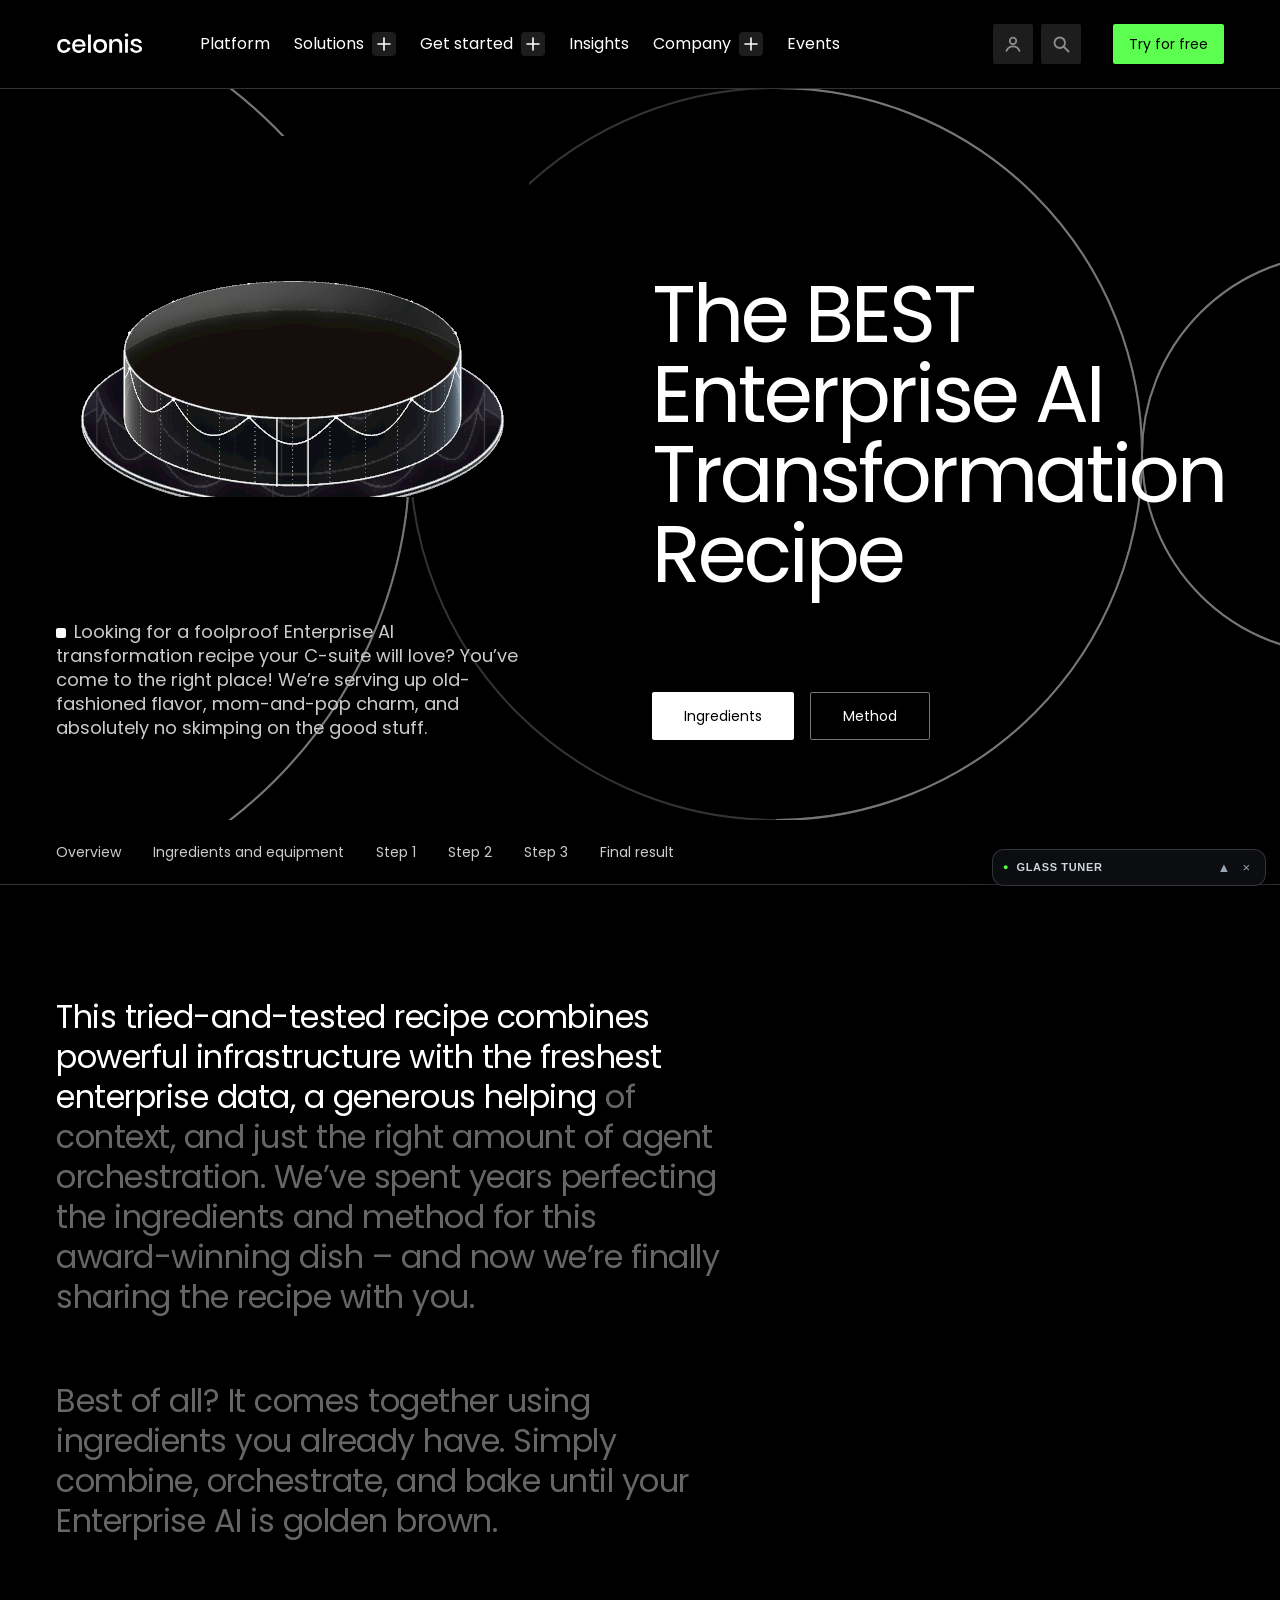
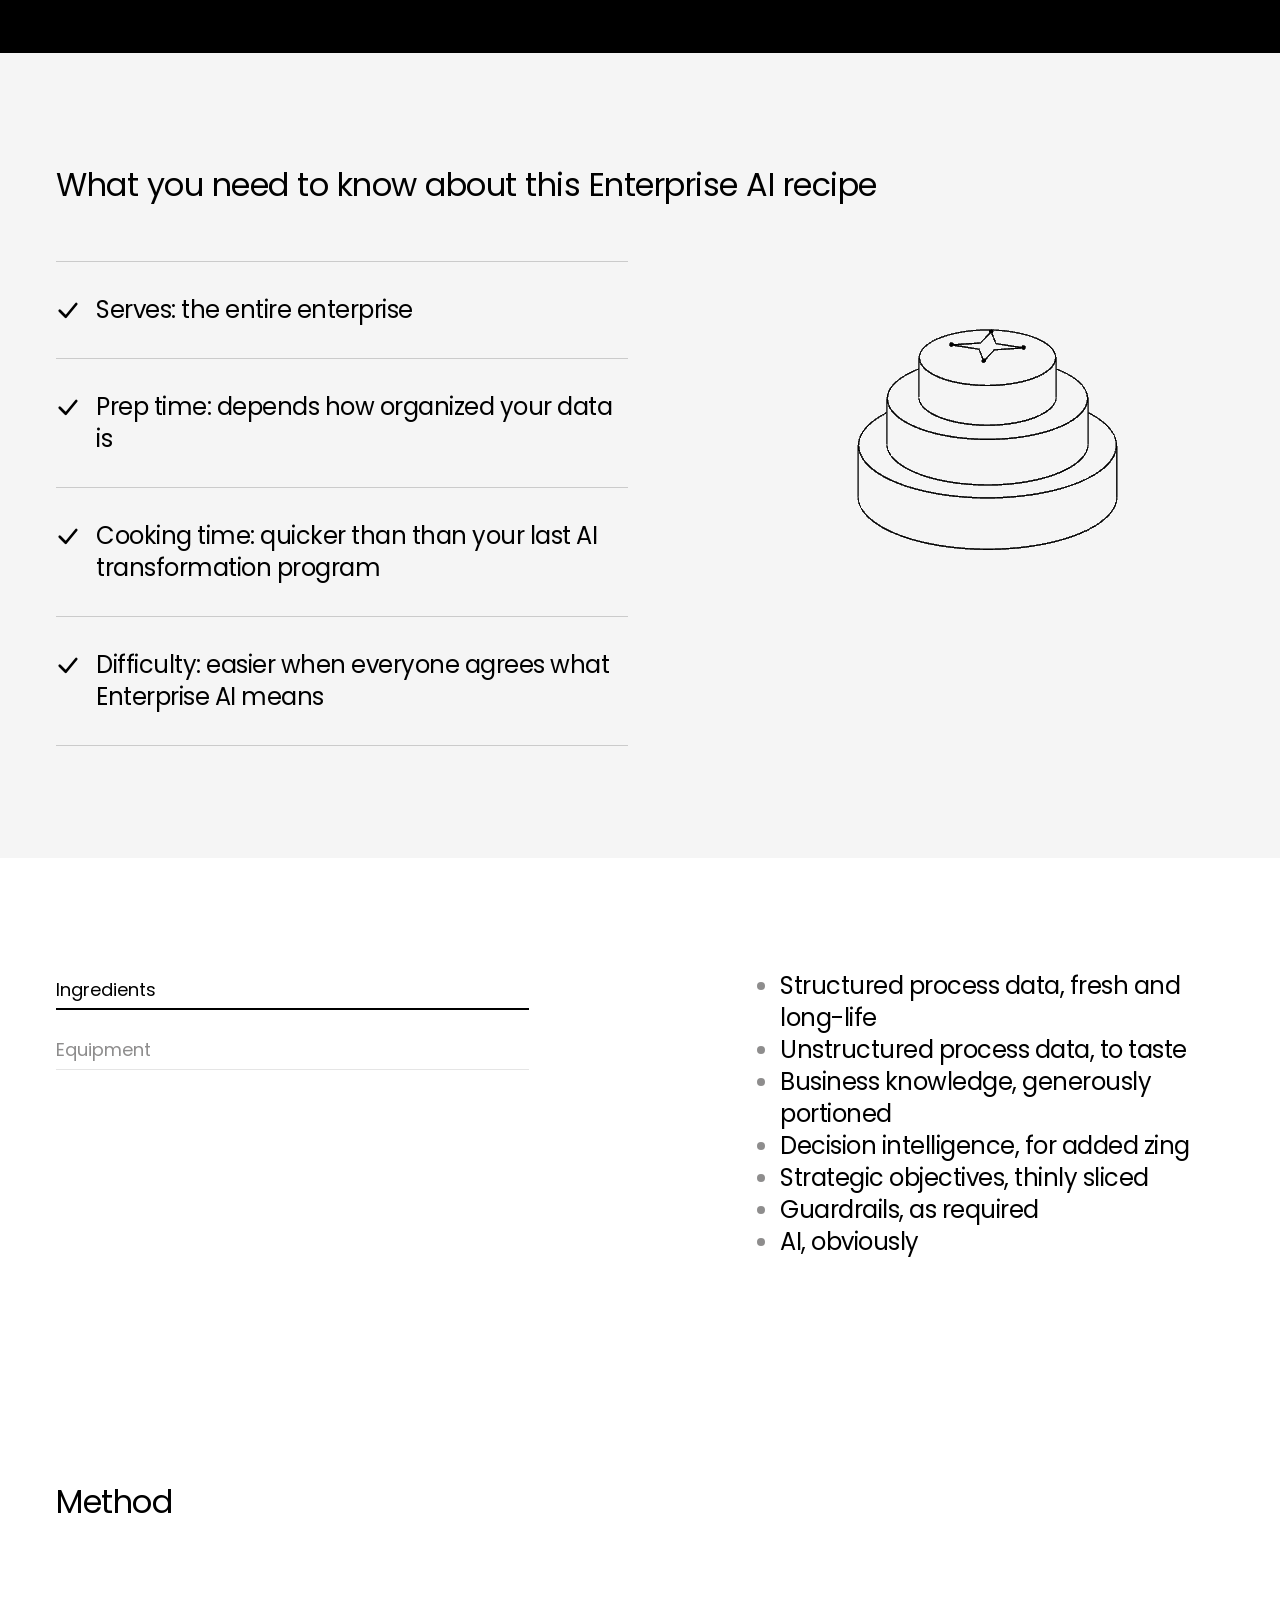
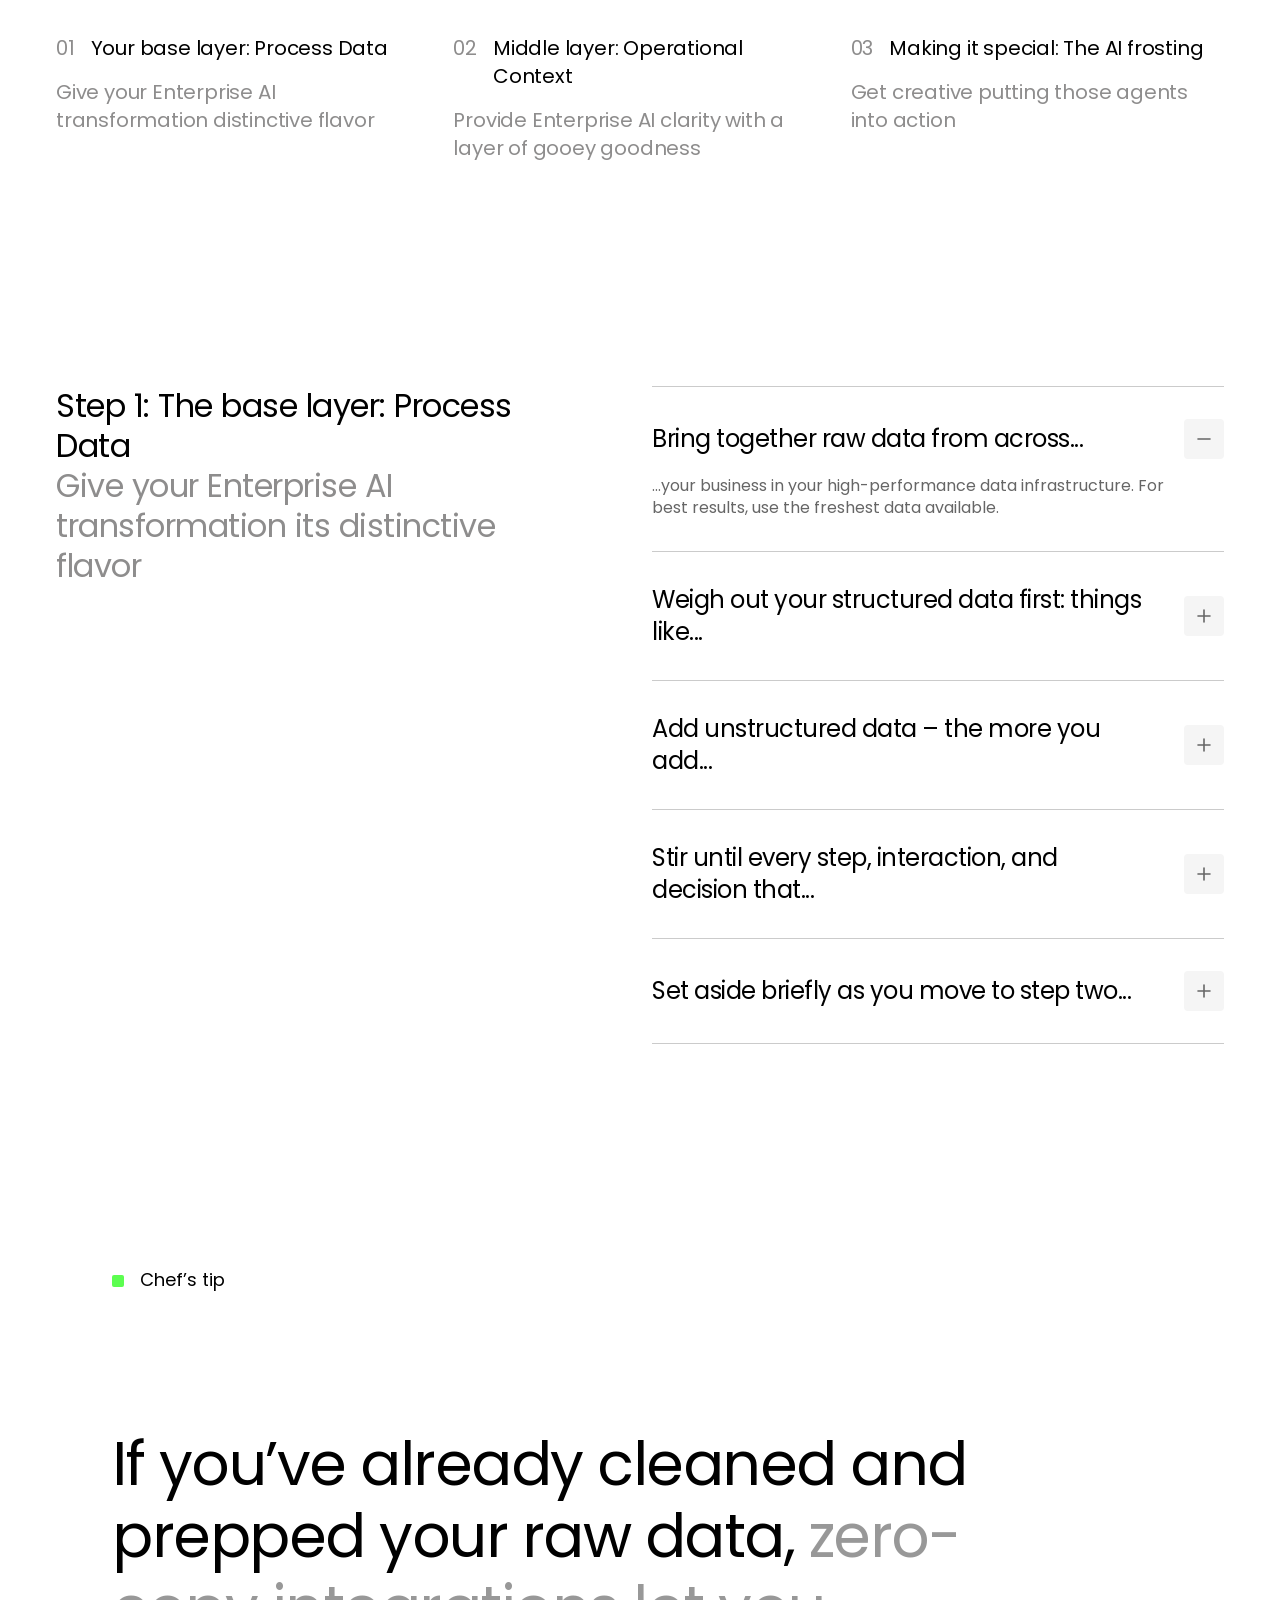
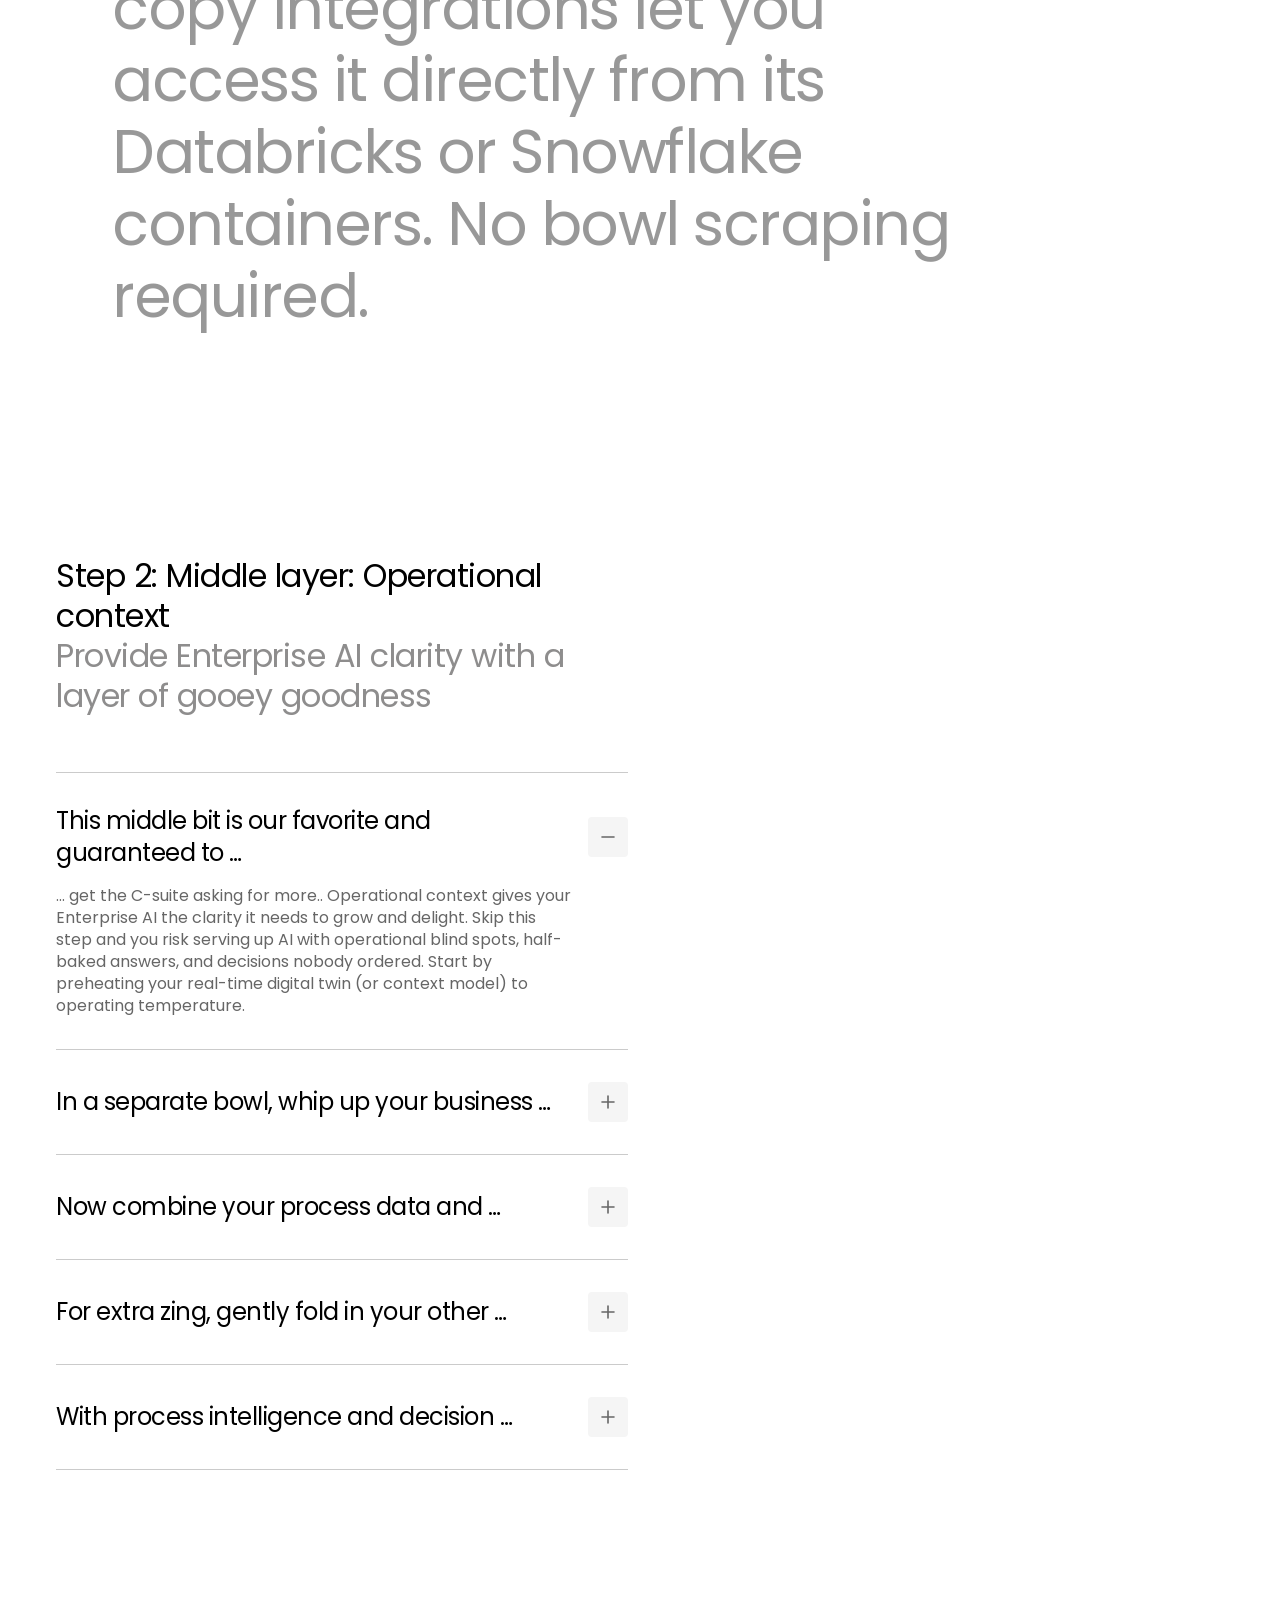
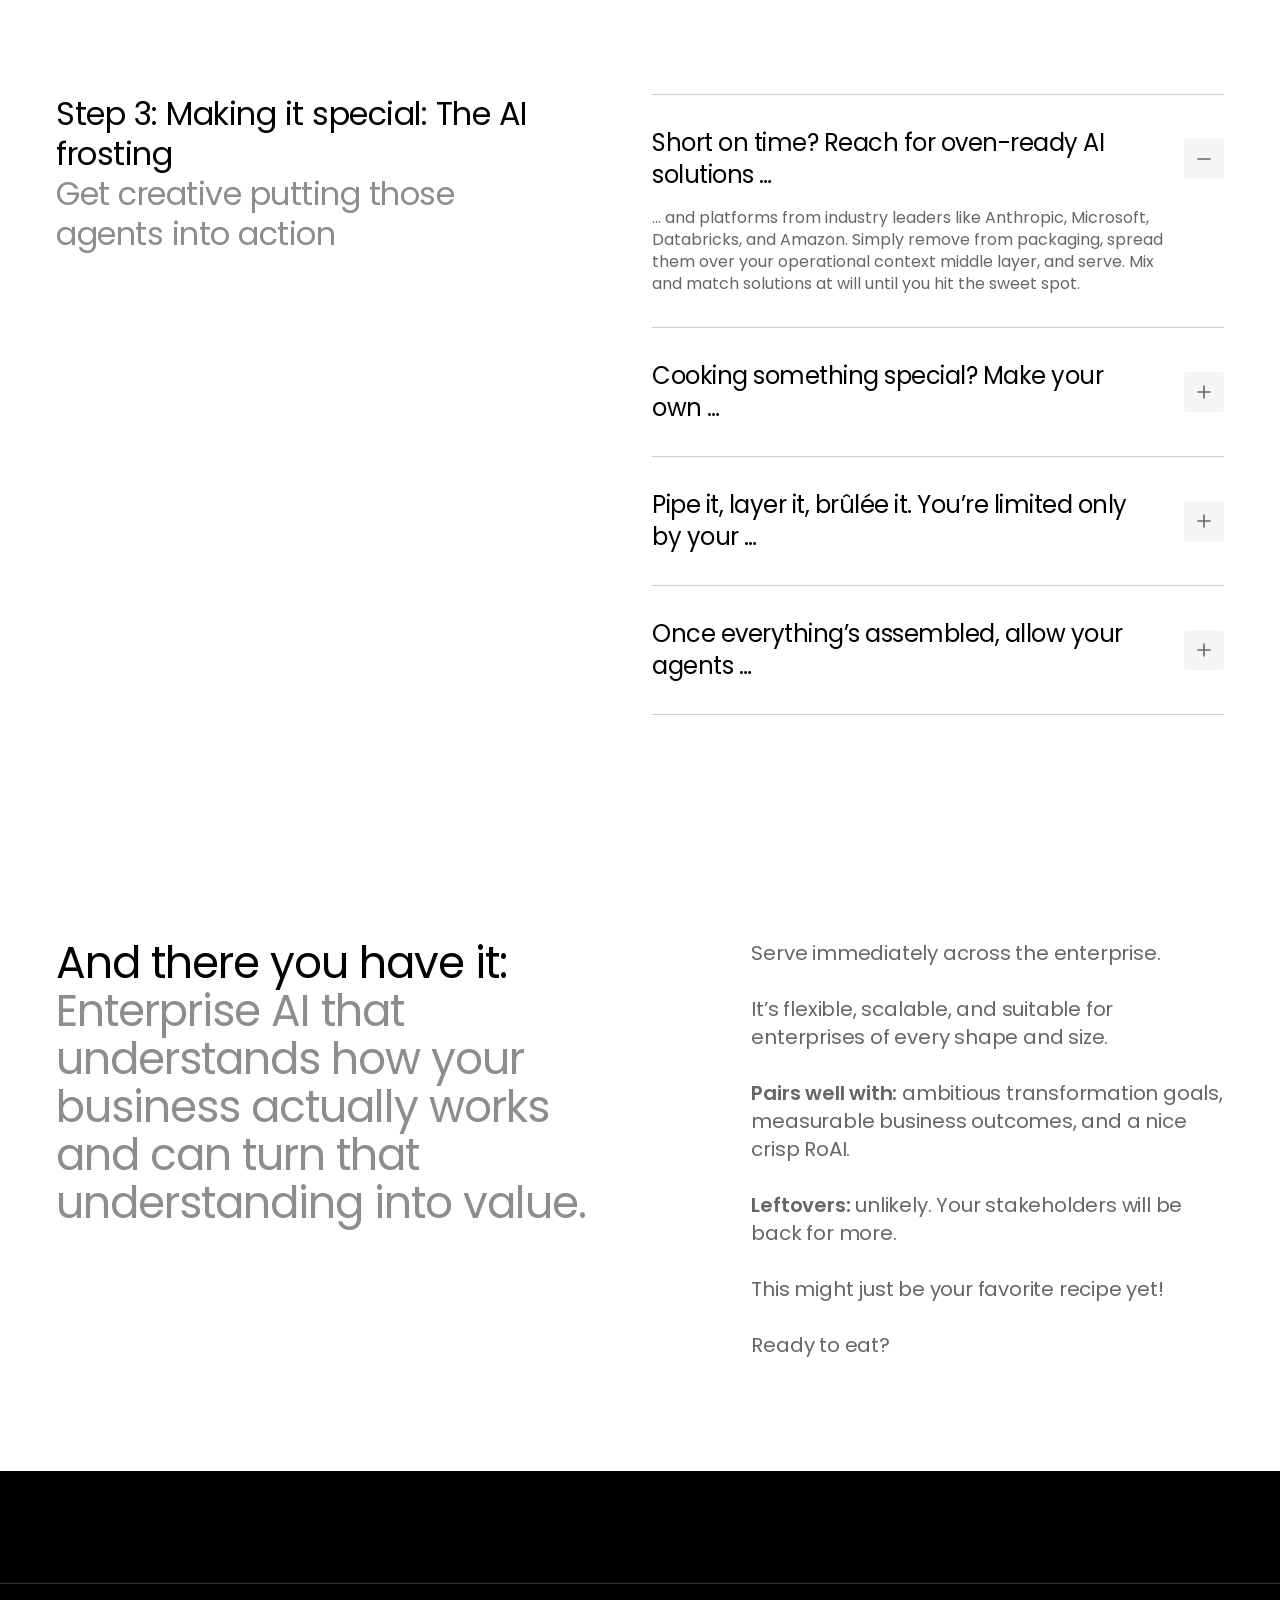
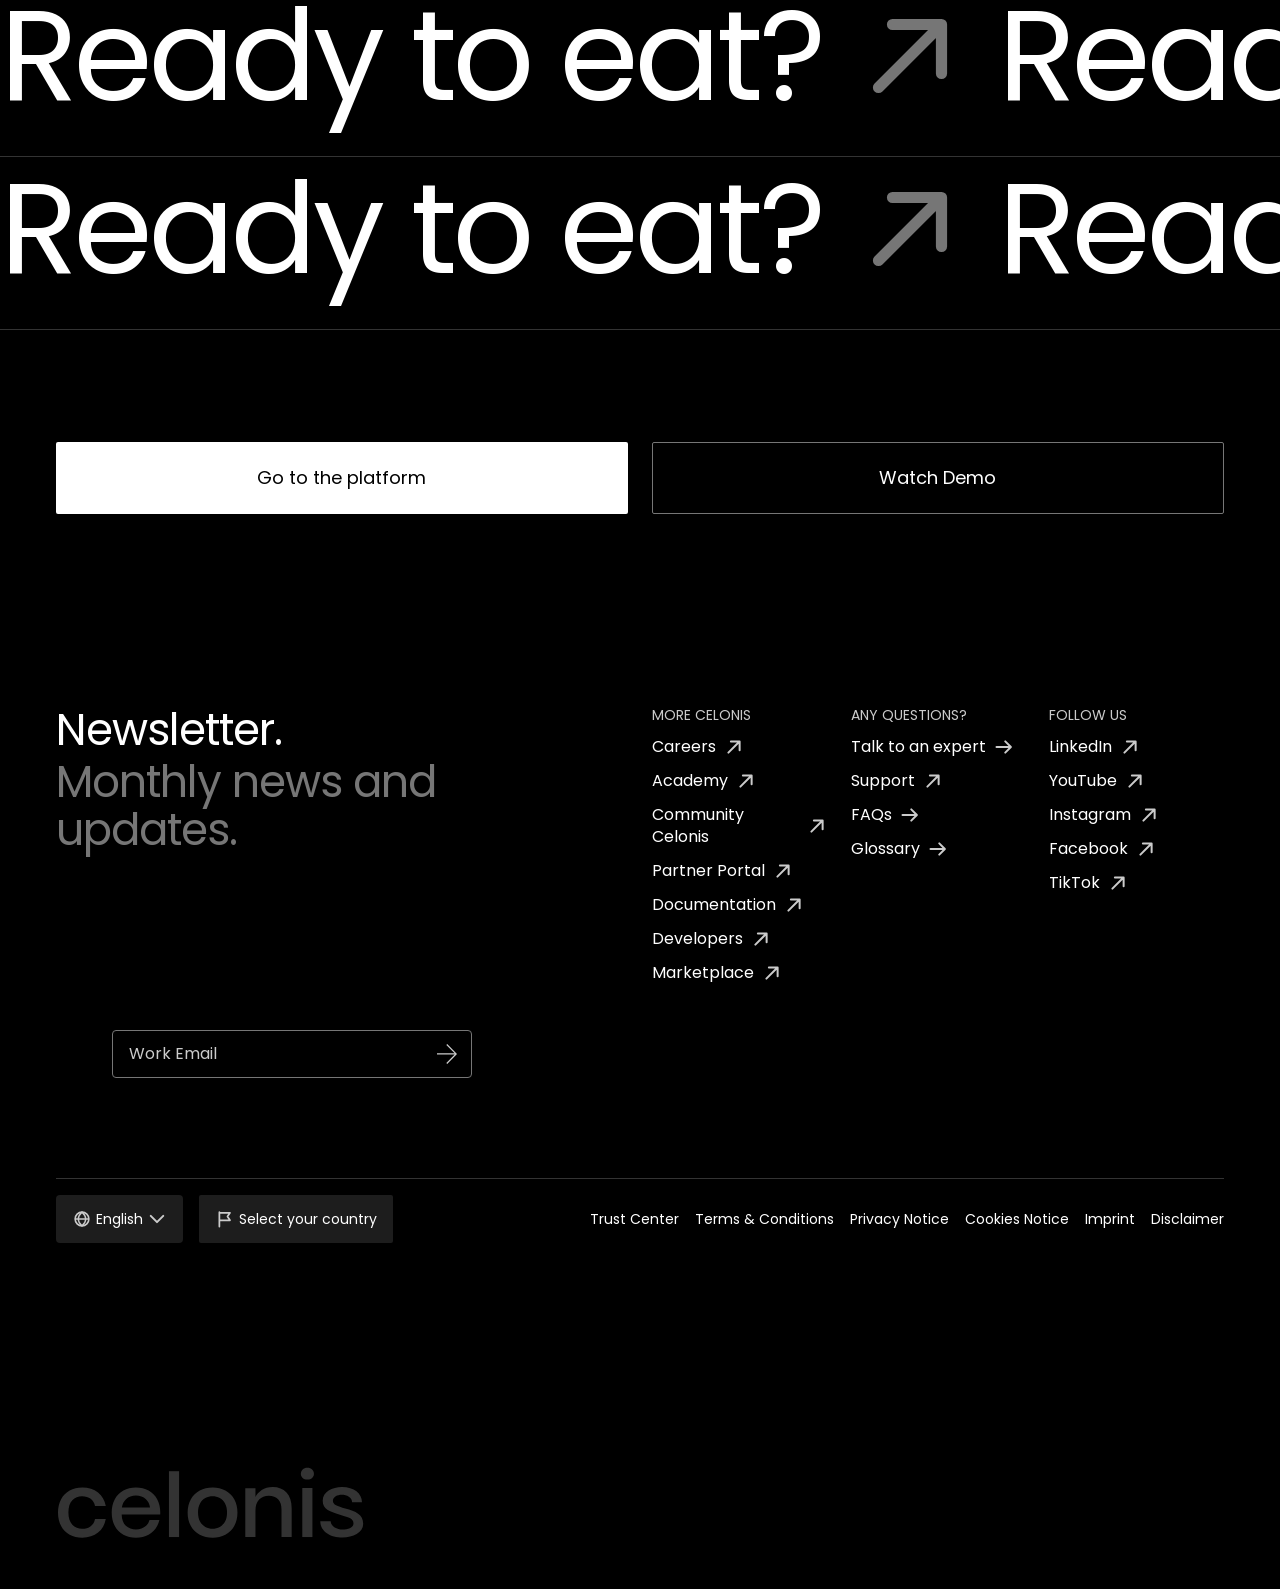
<file: cake/versions/glass-3d/index.html>
<!DOCTYPE html>

<html lang="en" data-cake-version="glass-3d">
<head>
<meta charset="utf-8"/>
<meta content="width=device-width, initial-scale=1" name="viewport"/>
<meta content="noindex,nofollow" name="robots"/>
<title>Vibecoding prototype - Enterprise AI recipe page, Glass 3D (WebGL) (unofficial)</title>
<meta content="Unofficial design prototype by Hanzo. Not an official page of the brand shown, and not published or endorsed by them." name="description"/>
<link href="../../css/styles.css" rel="stylesheet"/>
<link href="../../css/header.css" rel="stylesheet"/>
<link href="../../css/secondary-hero.css" rel="stylesheet"/>
<link href="../../css/anchor-secondary-menu.css" rel="stylesheet"/>
<link href="../../css/text-only.css" rel="stylesheet"/>
<link href="../../css/title.css" rel="stylesheet"/>
<link href="../../css/collapse-expand.css" rel="stylesheet"/>
<link href="../../css/quotes.css" rel="stylesheet"/>
<link href="../../css/basic-module.css" rel="stylesheet"/>
<link href="../../css/question.css" rel="stylesheet"/>
<link href="../../css/link-with-arrow.css" rel="stylesheet"/>
<link href="../../css/pnf.css" rel="stylesheet"/>
<link href="../../css/footer.css" rel="stylesheet"/>
<link href="../../css/lazy-styles.css" rel="stylesheet"/>
<link href="../../css/poppins.css" rel="stylesheet"/>
<link href="../../css/inert-form.css?v=2" rel="stylesheet"/>
<link href="../../css/page-shell.css" rel="stylesheet"/>
<link href="../../css/cake.css?v=1" rel="stylesheet"/>
<link href="../../css/tuner-ui.css?v=1" rel="stylesheet"/>
<link href="../../css/cake-3d.css?v=3" rel="stylesheet"/>
</head>
<body class="appear"><div class="page-shell">
<header class="header-wrapper"><div class="header block" data-block-name="header" data-block-status="loaded"><div><div></div></div><div class="nav-wrapper dark-base-theme"><nav id="nav"><div class="section nav-brand" data-section-status="loaded" style="">
<div class="default-content-wrapper"><p class=""><a href="#" title="Home"><span aria-hidden="true" class="icon icon-logo svg-icon" focusable="false"><svg aria-hidden="true" xmlns="http://www.w3.org/2000/svg"><use href="#logo"></use></svg></span></a></p></div></div><div class="section nav-menu" data-section-status="loaded" style="">
<div class="default-content-wrapper"><ul class="main-nav"><li class="search-link">
<a href="#">
<span>Search</span>
</a>
</li>
<li><a href="#" title="Platform"><span>Platform</span></a></li>
<li class="nav-drop"><button aria-controls="solutions" aria-expanded="false" aria-haspopup="true">Solutions<span class="icon-only icon-only-xsmall">
<span class="icon icon-icon-plus svg-icon"><svg aria-hidden="true" xmlns="http://www.w3.org/2000/svg"><use href="#icon-plus"></use></svg></span>
</span><span class="icon-only icon-only-xsmall">
<span class="icon icon-icon-minus svg-icon"><svg aria-hidden="true" xmlns="http://www.w3.org/2000/svg"><use href="#icon-minus"></use></svg></span>
</span></button><ul id="solutions">
<li class="header-section-get-started"><a href="#" title="Success stories"><span>Success stories</span></a><span class="icon-only dark-base-theme icon-only-medium">
<span class="icon icon-icon-arrow-right svg-icon"><svg aria-hidden="true" xmlns="http://www.w3.org/2000/svg"><use href="#icon-arrow-right"></use></svg></span>
</span></li>
<li class="empty-column"></li><li class="header-section-solutions">By transformation
          <ul>
<li><a href="#" title="Enterprise AI"><span>Enterprise AI</span></a></li>
<li><a href="#" title="Supply Chain"><span>Supply Chain</span></a></li>
<li><a href="#" title="Enterprise IT Modernization"><span>Enterprise IT Modernization</span></a></li>
<li><a href="#" title="All transformations"><span>All transformations</span></a></li>
</ul>
</li>
<li class="header-section-solutions">By Function
          <ul>
<li><a href="#" title="Process Excellence"><span>Process Excellence</span></a></li>
<li><a href="#" title="Finance and Shared Services"><span>Finance and Shared Services</span></a></li>
<li><a href="#" title="Customer Experience"><span>Customer Experience</span></a></li>
<li><a href="#" title="Sustainability"><span>Sustainability</span></a></li>
<li><a href="#" title="All functions"><span>All functions</span></a></li>
</ul>
</li>
<li class="header-section-solutions">By Industry
          <ul>
<li><a href="#" title="Banking"><span>Banking</span></a></li>
<li><a href="#" title="Manufacturing"><span>Manufacturing</span></a></li>
<li><a href="#" title="Automotive"><span>Automotive</span></a></li>
<li><a href="#" title="Life Sciences and Pharma"><span>Life Sciences and Pharma</span></a></li>
<li><a href="#" title="All industries"><span>All industries</span></a></li>
</ul>
</li>
</ul>
</li>
<li class="nav-drop"><button aria-controls="get-started" aria-expanded="false" aria-haspopup="true">Get started<span class="icon-only icon-only-xsmall">
<span class="icon icon-icon-plus svg-icon"><svg aria-hidden="true" xmlns="http://www.w3.org/2000/svg"><use href="#icon-plus"></use></svg></span>
</span><span class="icon-only icon-only-xsmall">
<span class="icon icon-icon-minus svg-icon"><svg aria-hidden="true" xmlns="http://www.w3.org/2000/svg"><use href="#icon-minus"></use></svg></span>
</span></button><ul id="get-started">
<li class="header-section-get-started"><a href="#" title="Become a Customer"><span>Become a Customer</span></a><span class="icon-only dark-base-theme icon-only-medium">
<span class="icon icon-icon-arrow-right svg-icon"><svg aria-hidden="true" xmlns="http://www.w3.org/2000/svg"><use href="#icon-arrow-right"></use></svg></span>
</span></li>
<li class="header-section-get-started"><a href="#" title="Become a Partner"><span>Become a Partner</span></a><span class="icon-only dark-base-theme icon-only-medium">
<span class="icon icon-icon-arrow-right svg-icon"><svg aria-hidden="true" xmlns="http://www.w3.org/2000/svg"><use href="#icon-arrow-right"></use></svg></span>
</span></li>
</ul>
</li>
<li><a href="#" title="Insights"><span>Insights</span></a></li>
<li class="nav-drop"><button aria-controls="company" aria-expanded="false" aria-haspopup="true">Company<span class="icon-only icon-only-xsmall">
<span class="icon icon-icon-plus svg-icon"><svg aria-hidden="true" xmlns="http://www.w3.org/2000/svg"><use href="#icon-plus"></use></svg></span>
</span><span class="icon-only icon-only-xsmall">
<span class="icon icon-icon-minus svg-icon"><svg aria-hidden="true" xmlns="http://www.w3.org/2000/svg"><use href="#icon-minus"></use></svg></span>
</span></button><ul id="company">
<li class="header-section-get-started"><a href="#" title="About us"><span>About us</span></a><span class="icon-only dark-base-theme icon-only-medium">
<span class="icon icon-icon-arrow-right svg-icon"><svg aria-hidden="true" xmlns="http://www.w3.org/2000/svg"><use href="#icon-arrow-right"></use></svg></span>
</span></li>
<li class="header-section-get-started"><a href="#" title="Our programs"><span>Our programs</span></a><span class="icon-only dark-base-theme icon-only-medium">
<span class="icon icon-icon-arrow-right svg-icon"><svg aria-hidden="true" xmlns="http://www.w3.org/2000/svg"><use href="#icon-arrow-right"></use></svg></span>
</span></li>
<li class="header-section-get-started"><a href="#" title="Contact us"><span>Contact us</span></a><span class="icon-only dark-base-theme icon-only-medium">
<span class="icon icon-icon-arrow-right svg-icon"><svg aria-hidden="true" xmlns="http://www.w3.org/2000/svg"><use href="#icon-arrow-right"></use></svg></span>
</span></li>
<li class="empty-column"></li><li class="header-section-company">Explore further
          <ul>
<li><a href="#" title="Newsroom"><span>Newsroom</span></a><br/><a href="#" title="Find all Celonis’ news"><span>Find all Celonis’ news</span></a><span class="icon-only icon-only-small">
<span class="icon icon-icon-arrow-right svg-icon"><svg aria-hidden="true" xmlns="http://www.w3.org/2000/svg"><use href="#icon-arrow-right"></use></svg></span>
</span></li>
<li><a href="#" title="Blog"><span>Blog</span></a><br/><a href="#" title="Read the latest trends and updates"><span>Read the latest trends and updates</span></a><span class="icon-only icon-only-small">
<span class="icon icon-icon-arrow-right svg-icon"><svg aria-hidden="true" xmlns="http://www.w3.org/2000/svg"><use href="#icon-arrow-right"></use></svg></span>
</span></li>
<li><a href="#" title="Careers"><span>Careers</span></a><br/><a href="#" title="Join our team"><span>Join our team</span></a><span class="icon-only icon-only-small">
<span class="icon icon-icon-arrow-up-right svg-icon"><svg aria-hidden="true" xmlns="http://www.w3.org/2000/svg"><use href="#icon-arrow-up-right"></use></svg></span>
</span></li>
</ul>
</li>
</ul>
</li>
<li><a href="#" title="Events"><span>Events</span></a></li>
</ul></div></div><div class="section nav-tools" data-section-status="loaded" style="">
<div class="default-content-wrapper"><p class="button-container"><a aria-label="Account" class="button icon-button" href="#" role="button" title="Account"><span aria-hidden="true" class="visually-hidden" focusable="false">Account</span><span class="icon icon-icon-account svg-icon"><svg aria-hidden="true" xmlns="http://www.w3.org/2000/svg"><use href="#icon-account"></use></svg></span></a></p><p class="button-container"><a aria-label="Search" class="button icon-button" href="#" role="button" title="Search"><span aria-hidden="true" class="visually-hidden" focusable="false">Search</span><span class="icon icon-icon-search svg-icon"><svg aria-hidden="true" xmlns="http://www.w3.org/2000/svg"><use href="#icon-search"></use></svg></span></a></p><p class="button-container"><em><strong><a class="button conversion small" href="#" role="button" title="Try for free"><span>Try for free</span></a></strong></em></p><div class="hamburger"><p class="button-container"><a aria-expanded="false" aria-label="Navigation menu" class="button icon-button" href="#" role="button" title="Navigation menu"><span>
</span><span class="visually-hidden">Navigation menu</span>
<span class="icon-only icon-only-medium">
<span class="icon icon-icon-menu svg-icon"><svg aria-hidden="true" xmlns="http://www.w3.org/2000/svg"><use href="#icon-menu"></use></svg></span>
</span><span class="icon-only icon-only-medium">
<span class="icon icon-icon-close svg-icon"><svg aria-hidden="true" xmlns="http://www.w3.org/2000/svg"><use href="#icon-close"></use></svg></span>
</span></a></p></div></div></div></nav></div></div></header><main class="cake-page">
<!-- M15 · Secondary hero — the site's own `secondary-hero` block (animated circles background, CSS only) -->
<div class="section secondary-hero-container" data-module="M15-Secondary-Hero" id="top">
<div class="secondary-hero-wrapper dark-base-theme">
<div>
<svg aria-hidden="true" class="secondary-hero-background dark-base-theme" viewbox="0 0 1440 732" xmlns="http://www.w3.org/2000/svg">
<g class="circle-l" transform-origin="-108 366"><circle class="circle-l-1" cx="-108" cy="366" pathlength="1" r="462"></circle><circle class="circle-l-2" cx="-108" cy="366" pathlength="1" r="462" transform-origin="-108 366"></circle></g>
<g class="circle-m" transform-origin="720 366"><circle class="circle-m-1" cx="720" cy="366" pathlength="1" r="366"></circle><circle class="circle-m-2" cx="720" cy="366" pathlength="1" r="366" transform-origin="720 366"></circle></g>
<g class="circle-s" transform-origin="1286 366"><circle class="circle-s-1" cx="1286" cy="366" pathlength="1" r="200"></circle><circle class="circle-s-2" cx="1286" cy="366" pathlength="1" r="200" transform-origin="1286 366"></circle></g>
</svg>
</div>
<div class="secondary-hero block dark-base-theme" data-block-status="loaded">
<h1 class="secondary-hero-title">The BEST Enterprise AI Transformation Recipe</h1>
<div class="secondary-hero-media cake-media-invert"><figure class="cake-3d-stage" data-slot="hero" data-scene="cake-3d"><canvas class="cake-3d-canvas" role="img" aria-label="Animated 3D glass illustration of a three-layer cake"></canvas><img class="cake-3d-fallback" src="img/hero.png" alt="Line illustration of a three-layer cake"/></figure></div>
<p class="secondary-hero-body-copy white-square">Looking for a foolproof Enterprise AI transformation recipe your C-suite will love? You’ve come to the right place! We’re serving up old-fashioned flavor, mom-and-pop charm, and absolutely no skimping on the good stuff.</p>
<div class="secondary-hero-buttons">
<a class="button" href="#ingredients" role="button"><span>Ingredients</span></a>
<a class="button secondary" href="#method" role="button"><span>Method</span></a>
</div>
</div>
</div>
</div>
<!-- M03 · Anchor secondary menu (site block) -->
<div class="anchor-secondary-menu-wrapper dark-base-theme" data-module="M03-Anchor-secondary-menu">
<div class="anchor-secondary-menu dark-base-theme block full-width" data-block-status="loaded">
<div><div>
<ul>
<li><a href="#overview" role="button"><span>Overview</span></a></li>
<li><a href="#ingredients" role="button"><span>Ingredients and equipment</span></a></li>
<li><a href="#step-1" role="button"><span>Step 1</span></a></li>
<li><a href="#step-2" role="button"><span>Step 2</span></a></li>
<li><a href="#step-3" role="button"><span>Step 3</span></a></li>
<li><a href="#final-result" role="button"><span>Final result</span></a></li>
</ul>
</div></div>
</div>
</div>
<!-- M45 · Text only — the site's `text-only` block (word-by-word reveal); the second half stays dim, as in the Figma -->
<div class="section text-only-container" data-module="M45-Text-only" id="overview">
<div class="text-only-wrapper dark-base-theme">
<div class="text-only reveal block" data-block-status="loaded">
<div><div>
<p><span style="animation-delay:0.1s">This</span> <span style="animation-delay:0.2s">tried-and-tested</span> <span style="animation-delay:0.3s">recipe</span> <span style="animation-delay:0.4s">combines</span> <span style="animation-delay:0.5s">powerful</span> <span style="animation-delay:0.6s">infrastructure</span> <span style="animation-delay:0.7s">with</span> <span style="animation-delay:0.8s">the</span> <span style="animation-delay:0.9s">freshest</span> <span style="animation-delay:1.0s">enterprise</span> <span style="animation-delay:1.1s">data,</span> <span style="animation-delay:1.2s">a</span> <span style="animation-delay:1.3s">generous</span> <span style="animation-delay:1.4s">helping</span> <span class="cake-dim" style="animation-delay:0.1s">of</span> <span class="cake-dim" style="animation-delay:0.2s">context,</span> <span class="cake-dim" style="animation-delay:0.3s">and</span> <span class="cake-dim" style="animation-delay:0.4s">just</span> <span class="cake-dim" style="animation-delay:0.5s">the</span> <span class="cake-dim" style="animation-delay:0.6s">right</span> <span class="cake-dim" style="animation-delay:0.7s">amount</span> <span class="cake-dim" style="animation-delay:0.8s">of</span> <span class="cake-dim" style="animation-delay:0.9s">agent</span> <span class="cake-dim" style="animation-delay:1.0s">orchestration.</span> <span class="cake-dim" style="animation-delay:1.1s">We’ve</span> <span class="cake-dim" style="animation-delay:1.2s">spent</span> <span class="cake-dim" style="animation-delay:1.3s">years</span> <span class="cake-dim" style="animation-delay:1.4s">perfecting</span> <span class="cake-dim" style="animation-delay:1.5s">the</span> <span class="cake-dim" style="animation-delay:1.6s">ingredients</span> <span class="cake-dim" style="animation-delay:1.7s">and</span> <span class="cake-dim" style="animation-delay:1.8s">method</span> <span class="cake-dim" style="animation-delay:1.9s">for</span> <span class="cake-dim" style="animation-delay:2.0s">this</span> <span class="cake-dim" style="animation-delay:2.1s">award-winning</span> <span class="cake-dim" style="animation-delay:2.2s">dish</span> <span class="cake-dim" style="animation-delay:2.3s">–</span> <span class="cake-dim" style="animation-delay:2.4s">and</span> <span class="cake-dim" style="animation-delay:2.5s">now</span> <span class="cake-dim" style="animation-delay:2.6s">we’re</span> <span class="cake-dim" style="animation-delay:2.7s">finally</span> <span class="cake-dim" style="animation-delay:2.8s">sharing</span> <span class="cake-dim" style="animation-delay:2.9s">the</span> <span class="cake-dim" style="animation-delay:3.0s">recipe</span> <span class="cake-dim" style="animation-delay:3.1s">with</span> <span class="cake-dim" style="animation-delay:3.2s">you.</span></p>
<p class="cake-text-only-second"><span class="cake-dim" style="animation-delay:0.1s">Best</span> <span class="cake-dim" style="animation-delay:0.2s">of</span> <span class="cake-dim" style="animation-delay:0.3s">all?</span> <span class="cake-dim" style="animation-delay:0.4s">It</span> <span class="cake-dim" style="animation-delay:0.5s">comes</span> <span class="cake-dim" style="animation-delay:0.6s">together</span> <span class="cake-dim" style="animation-delay:0.7s">using</span> <span class="cake-dim" style="animation-delay:0.8s">ingredients</span> <span class="cake-dim" style="animation-delay:0.9s">you</span> <span class="cake-dim" style="animation-delay:1.0s">already</span> <span class="cake-dim" style="animation-delay:1.1s">have.</span> <span class="cake-dim" style="animation-delay:1.2s">Simply</span> <span class="cake-dim" style="animation-delay:1.3s">combine,</span> <span class="cake-dim" style="animation-delay:1.4s">orchestrate,</span> <span class="cake-dim" style="animation-delay:1.5s">and</span> <span class="cake-dim" style="animation-delay:1.6s">bake</span> <span class="cake-dim" style="animation-delay:1.7s">until</span> <span class="cake-dim" style="animation-delay:1.8s">your</span> <span class="cake-dim" style="animation-delay:1.9s">Enterprise</span> <span class="cake-dim" style="animation-delay:2.0s">AI</span> <span class="cake-dim" style="animation-delay:2.1s">is</span> <span class="cake-dim" style="animation-delay:2.2s">golden</span> <span class="cake-dim" style="animation-delay:2.3s">brown.</span></p>
</div></div>
</div>
</div>
</div>
<!-- M46 · Short list — site `title` block + check list + media (no site block draws this list) -->
<div class="section cake-shortlist cake-bg-secondary" data-module="M46-Short-list">
<div class="title-wrapper">
<div class="title block" data-block-status="loaded"><div><div class="title-link-container"><h2>What you need to know about this Enterprise AI recipe</h2></div></div></div>
</div>
<div class="cake-grid cake-shortlist__body">
<ul class="cake-checklist">
<li><span class="icon icon-icon-check svg-icon"><svg aria-hidden="true"><use href="#icon-check"></use></svg></span>Serves: the entire enterprise</li>
<li><span class="icon icon-icon-check svg-icon"><svg aria-hidden="true"><use href="#icon-check"></use></svg></span>Prep time: depends how organized your data is</li>
<li><span class="icon icon-icon-check svg-icon"><svg aria-hidden="true"><use href="#icon-check"></use></svg></span>Cooking time: quicker than than your last AI transformation program</li>
<li><span class="icon icon-icon-check svg-icon"><svg aria-hidden="true"><use href="#icon-check"></use></svg></span>Difficulty: easier when everyone agrees what Enterprise AI means</li>
</ul>
<figure class="cake-shortlist__media cake-media">
<figure class="cake-3d-stage cake-3d-light" data-slot="shortlist" data-scene="cake-3d-light"><canvas class="cake-3d-canvas" role="img" aria-label="Animated 3D glass illustration of a three-layer cake"></canvas><img class="cake-3d-fallback" src="img/shortlist.png" alt="Line illustration of a three-layer cake"/></figure>
</figure>
</div>
</div>
<!-- M09 · Solutions — Figma uses it as two tabs + a list. The site's `solutions` block is an auto-advancing
       accordion with a 12 s progress bar and a sidebar, a different behaviour, so this is built on its tokens. -->
<div class="section cake-tabs" data-module="M09-Solutions" id="ingredients">
<div class="cake-grid">
<div aria-label="Ingredients and equipment" class="cake-tabs__list" role="tablist">
<button aria-controls="panel-ingredients" aria-selected="true" class="cake-tabs__tab" id="tab-ingredients" role="tab">Ingredients</button>
<button aria-controls="panel-equipment" aria-selected="false" class="cake-tabs__tab" id="tab-equipment" role="tab" tabindex="-1">Equipment</button>
</div>
<div class="cake-tabs__panels">
<ul aria-labelledby="tab-ingredients" class="cake-bullets" id="panel-ingredients" role="tabpanel">
<li>Structured process data, fresh and long-life</li>
<li>Unstructured process data, to taste</li>
<li>Business knowledge, generously portioned</li>
<li>Decision intelligence, for added zing</li>
<li>Strategic objectives, thinly sliced</li>
<li>Guardrails, as required</li>
<li>AI, obviously</li>
</ul>
<!-- PLACEHOLDER COPY: the Equipment panel is hidden in the Figma master; text pending from copywriting -->
<ul aria-labelledby="tab-equipment" class="cake-bullets" data-placeholder="true" hidden="" id="panel-equipment" role="tabpanel">
<li>A process intelligence platform</li>
<li>Your existing data infrastructure</li>
<li>A real-time digital twin, preheated</li>
<li>The AI tools and agents of your choice</li>
<li>A cross-functional team of chefs</li>
</ul>
</div>
</div>
</div>
<!-- M61 · Title (site block) + M28 · Journey -->
<div class="section cake-journey" data-module="M61-Title + M28-Journey" id="method">
<div class="title-wrapper">
<div class="title block" data-block-status="loaded"><div><div class="title-link-container"><h2>Method</h2></div></div></div>
</div>
<div class="cake-grid">
<ol class="cake-journey__list">
<li><a href="#step-1"><span class="cake-journey__num">01</span><span class="cake-journey__name">Your base layer: Process Data</span><span class="cake-journey__desc">Give your Enterprise AI transformation distinctive flavor</span></a></li>
<li><a href="#step-2"><span class="cake-journey__num">02</span><span class="cake-journey__name">Middle layer: Operational Context</span><span class="cake-journey__desc">Provide Enterprise AI clarity with a layer of gooey goodness</span></a></li>
<li><a href="#step-3"><span class="cake-journey__num">03</span><span class="cake-journey__name">Making it special: The AI frosting</span><span class="cake-journey__desc">Get creative putting those agents into action</span></a></li>
</ol>
</div>
</div>
<!-- M19 · Collapse-expand — Step 1 (site block) -->
<div class="section cake-steps" data-module="M19-Collaps-expand" id="step-1">
<div class="collapse-expand-wrapper">
<div class="collapse-expand block" data-block-status="loaded">
<div><div>
<h2>Step 1: The base layer: Process Data</h2>
<p>Give your Enterprise AI transformation its distinctive flavor</p>
</div></div>
<div><figure class="cake-media"><figure class="cake-3d-stage cake-3d-light" data-slot="step-1" data-scene="cake-3d-light"><canvas class="cake-3d-canvas" role="img" aria-label="Animated 3D glass illustration: process data flowing into the base layer"></canvas><img class="cake-3d-fallback" src="img/step-1.png" alt="Line illustration: process data flowing into the base layer"/></figure></figure></div>
<div class="accordion" data-exclusive="">
<details class="accordion-item" open="">
<summary class="accordion-item-summary"><p>Bring together raw data from across...</p><div class="accordion-item-summary-icon"><span class="icon icon-icon-plus accordion-icon-expand svg-icon"><svg aria-hidden="true"><use href="#icon-plus"></use></svg></span><span class="icon icon-icon-minus accordion-icon-collapse svg-icon"><svg aria-hidden="true"><use href="#icon-minus"></use></svg></span></div></summary>
<div class="accordion-item-content"><p>...your business in your high-performance data infrastructure. For best results, use the freshest data available.</p></div>
</details>
<details class="accordion-item" data-placeholder="true">
<summary class="accordion-item-summary"><p>Weigh out your structured data first: things like...</p><div class="accordion-item-summary-icon"><span class="icon icon-icon-plus accordion-icon-expand svg-icon"><svg aria-hidden="true"><use href="#icon-plus"></use></svg></span><span class="icon icon-icon-minus accordion-icon-collapse svg-icon"><svg aria-hidden="true"><use href="#icon-minus"></use></svg></span></div></summary>
<div class="accordion-item-content"><p>...orders, invoices and deliveries from your ERP, CRM and supply chain systems. Measure carefully: this is what gives the base its structure.</p></div>
</details>
<details class="accordion-item" data-placeholder="true">
<summary class="accordion-item-summary"><p>Add unstructured data – the more you add...</p><div class="accordion-item-summary-icon"><span class="icon icon-icon-plus accordion-icon-expand svg-icon"><svg aria-hidden="true"><use href="#icon-plus"></use></svg></span><span class="icon icon-icon-minus accordion-icon-collapse svg-icon"><svg aria-hidden="true"><use href="#icon-minus"></use></svg></span></div></summary>
<div class="accordion-item-content"><p>...the richer the flavor. Emails, tickets, documents and chats all bring texture your structured data can’t.</p></div>
</details>
<details class="accordion-item" data-placeholder="true">
<summary class="accordion-item-summary"><p>Stir until every step, interaction, and decision that...</p><div class="accordion-item-summary-icon"><span class="icon icon-icon-plus accordion-icon-expand svg-icon"><svg aria-hidden="true"><use href="#icon-plus"></use></svg></span><span class="icon icon-icon-minus accordion-icon-collapse svg-icon"><svg aria-hidden="true"><use href="#icon-minus"></use></svg></span></div></summary>
<div class="accordion-item-content"><p>...makes up your processes is evenly mixed into one connected view of how your business really runs.</p></div>
</details>
<details class="accordion-item" data-placeholder="true">
<summary class="accordion-item-summary"><p>Set aside briefly as you move to step two...</p><div class="accordion-item-summary-icon"><span class="icon icon-icon-plus accordion-icon-expand svg-icon"><svg aria-hidden="true"><use href="#icon-plus"></use></svg></span><span class="icon icon-icon-minus accordion-icon-collapse svg-icon"><svg aria-hidden="true"><use href="#icon-minus"></use></svg></span></div></summary>
<div class="accordion-item-content"><p>...your base layer will keep refreshing itself while you prepare the operational context.</p></div>
</details>
</div>
</div>
</div>
</div>
<!-- M25 · Quotes — Chef's tip (site block) -->
<div class="section cake-quote" data-module="M25-Quotes">
<div class="quotes-wrapper">
<div class="quotes block no-media" data-block-status="loaded">
<ul><li class="quote-no-link quote-no-image quote-slide"><div>
<p class="square p-name">Chef’s tip</p>
<p class="p-quote cake-quote__text"><span class="cake-quote__hi">If you’ve already cleaned and prepped your raw data,</span> <span class="cake-quote__lo">zero-copy integrations let you access it directly from its Databricks or Snowflake containers. No bowl scraping required.</span></p>
</div></li></ul>
</div>
</div>
</div>
<!-- M19 · Collapse-expand (align-right) — Step 2 -->
<div class="section cake-steps" data-module="M19-Collaps-expand" id="step-2">
<div class="collapse-expand-wrapper">
<div class="collapse-expand block align-right" data-block-status="loaded">
<div><div>
<h2>Step 2: Middle layer: Operational context</h2>
<p>Provide Enterprise AI clarity with a layer of gooey goodness</p>
</div></div>
<div><figure class="cake-media"><figure class="cake-3d-stage cake-3d-light" data-slot="step-2" data-scene="cake-3d-light"><canvas class="cake-3d-canvas" role="img" aria-label="Animated 3D glass illustration: the operational context layer"></canvas><img class="cake-3d-fallback" src="img/step-2.png" alt="Line illustration: the operational context layer"/></figure></figure></div>
<div class="accordion" data-exclusive="">
<details class="accordion-item" open="">
<summary class="accordion-item-summary"><p>This middle bit is our favorite and guaranteed to …</p><div class="accordion-item-summary-icon"><span class="icon icon-icon-plus accordion-icon-expand svg-icon"><svg aria-hidden="true"><use href="#icon-plus"></use></svg></span><span class="icon icon-icon-minus accordion-icon-collapse svg-icon"><svg aria-hidden="true"><use href="#icon-minus"></use></svg></span></div></summary>
<div class="accordion-item-content"><p>... get the C-suite asking for more.. Operational context gives your Enterprise AI the clarity it needs to grow and delight. Skip this step and you risk serving up AI with operational blind spots, half-baked answers, and decisions nobody ordered. Start by preheating your real-time digital twin (or context model) to operating temperature.</p></div>
</details>
<details class="accordion-item" data-placeholder="true">
<summary class="accordion-item-summary"><p>In a separate bowl, whip up your business …</p><div class="accordion-item-summary-icon"><span class="icon icon-icon-plus accordion-icon-expand svg-icon"><svg aria-hidden="true"><use href="#icon-plus"></use></svg></span><span class="icon icon-icon-minus accordion-icon-collapse svg-icon"><svg aria-hidden="true"><use href="#icon-minus"></use></svg></span></div></summary>
<div class="accordion-item-content"><p>… knowledge: policies, rules, KPIs and the know-how that lives in your teams’ heads, until it forms soft peaks.</p></div>
</details>
<details class="accordion-item" data-placeholder="true">
<summary class="accordion-item-summary"><p>Now combine your process data and …</p><div class="accordion-item-summary-icon"><span class="icon icon-icon-plus accordion-icon-expand svg-icon"><svg aria-hidden="true"><use href="#icon-plus"></use></svg></span><span class="icon icon-icon-minus accordion-icon-collapse svg-icon"><svg aria-hidden="true"><use href="#icon-minus"></use></svg></span></div></summary>
<div class="accordion-item-content"><p>… business knowledge, folding gently so your AI understands not only what happened, but why.</p></div>
</details>
<details class="accordion-item" data-placeholder="true">
<summary class="accordion-item-summary"><p>For extra zing, gently fold in your other …</p><div class="accordion-item-summary-icon"><span class="icon icon-icon-plus accordion-icon-expand svg-icon"><svg aria-hidden="true"><use href="#icon-plus"></use></svg></span><span class="icon icon-icon-minus accordion-icon-collapse svg-icon"><svg aria-hidden="true"><use href="#icon-minus"></use></svg></span></div></summary>
<div class="accordion-item-content"><p>… sources of context: benchmarks, external signals and the goals you’ve set for the business.</p></div>
</details>
<details class="accordion-item" data-placeholder="true">
<summary class="accordion-item-summary"><p>With process intelligence and decision …</p><div class="accordion-item-summary-icon"><span class="icon icon-icon-plus accordion-icon-expand svg-icon"><svg aria-hidden="true"><use href="#icon-plus"></use></svg></span><span class="icon icon-icon-minus accordion-icon-collapse svg-icon"><svg aria-hidden="true"><use href="#icon-minus"></use></svg></span></div></summary>
<div class="accordion-item-content"><p>… intelligence in the mix, your middle layer is ready to hold up everything you put on top.</p></div>
</details>
</div>
</div>
</div>
</div>
<!-- M19 · Collapse-expand — Step 3 -->
<div class="section cake-steps" data-module="M19-Collaps-expand" id="step-3">
<div class="collapse-expand-wrapper">
<div class="collapse-expand block" data-block-status="loaded">
<div><div>
<h2>Step 3: Making it special: The AI frosting</h2>
<p>Get creative putting those agents into action</p>
</div></div>
<div><figure class="cake-media"><figure class="cake-3d-stage cake-3d-light" data-slot="step-3" data-scene="cake-3d-light"><canvas class="cake-3d-canvas" role="img" aria-label="Animated 3D glass illustration: AI agents frosting the top of the cake"></canvas><img class="cake-3d-fallback" src="img/step-3.png" alt="Line illustration: AI agents frosting the top of the cake"/></figure></figure></div>
<div class="accordion" data-exclusive="">
<details class="accordion-item" open="">
<summary class="accordion-item-summary"><p>Short on time? Reach for oven-ready AI solutions …</p><div class="accordion-item-summary-icon"><span class="icon icon-icon-plus accordion-icon-expand svg-icon"><svg aria-hidden="true"><use href="#icon-plus"></use></svg></span><span class="icon icon-icon-minus accordion-icon-collapse svg-icon"><svg aria-hidden="true"><use href="#icon-minus"></use></svg></span></div></summary>
<div class="accordion-item-content"><p>... and platforms from industry leaders like Anthropic, Microsoft, Databricks, and Amazon. Simply remove from packaging, spread them over your operational context middle layer, and serve. Mix and match solutions at will until you hit the sweet spot.</p></div>
</details>
<details class="accordion-item" data-placeholder="true">
<summary class="accordion-item-summary"><p>Cooking something special? Make your own …</p><div class="accordion-item-summary-icon"><span class="icon icon-icon-plus accordion-icon-expand svg-icon"><svg aria-hidden="true"><use href="#icon-plus"></use></svg></span><span class="icon icon-icon-minus accordion-icon-collapse svg-icon"><svg aria-hidden="true"><use href="#icon-minus"></use></svg></span></div></summary>
<div class="accordion-item-content"><p>… agents and apps on top of your process intelligence, seasoned exactly to your business’s taste.</p></div>
</details>
<details class="accordion-item" data-placeholder="true">
<summary class="accordion-item-summary"><p>Pipe it, layer it, brûlée it. You’re limited only by your …</p><div class="accordion-item-summary-icon"><span class="icon icon-icon-plus accordion-icon-expand svg-icon"><svg aria-hidden="true"><use href="#icon-plus"></use></svg></span><span class="icon icon-icon-minus accordion-icon-collapse svg-icon"><svg aria-hidden="true"><use href="#icon-minus"></use></svg></span></div></summary>
<div class="accordion-item-content"><p>… imagination. Every agent draws on the same context, so the flavors always work together.</p></div>
</details>
<details class="accordion-item" data-placeholder="true">
<summary class="accordion-item-summary"><p>Once everything’s assembled, allow your agents …</p><div class="accordion-item-summary-icon"><span class="icon icon-icon-plus accordion-icon-expand svg-icon"><svg aria-hidden="true"><use href="#icon-plus"></use></svg></span><span class="icon icon-icon-minus accordion-icon-collapse svg-icon"><svg aria-hidden="true"><use href="#icon-minus"></use></svg></span></div></summary>
<div class="accordion-item-content"><p>… to act on what they see, with guardrails in place, and watch the value rise.</p></div>
</details>
</div>
</div>
</div>
</div>
<!-- M08 · Basic — the site's `basic-module` block -->
<div class="section basic-module-container" data-module="M08-Basic" id="final-result">
<div class="basic-module-wrapper">
<div class="basic-module block" data-block-status="loaded">
<div>
<div class="basic-module__heading--left">
<h2 class="basic-module__title">And there you have it:</h2>
<h3 class="basic-module__subtitle">Enterprise AI that understands how your business actually works and can turn that understanding into value.</h3>
</div>
<div class="basic-module__col--right">
<p>Serve immediately across the enterprise.</p>
<p>It’s flexible, scalable, and suitable for enterprises of every shape and size.</p>
<p><strong>Pairs well with:</strong> ambitious transformation goals, measurable business outcomes, and a nice crisp RoAI.</p>
<p><strong>Leftovers:</strong> unlikely. Your stakeholders will be back for more.</p>
<p>This might just be your favorite recipe yet!</p>
<p>Ready to eat?</p>
</div>
</div>
</div>
</div>
</div>
<!-- M13 · Closing — the site's `question` block (marquee + two XL buttons) -->
<div class="section question-container" data-module="M13-Closing">
<div class="question-wrapper">
<div class="question block dark-base-theme full-width" data-block-status="loaded">
<div aria-label="Ready to eat?" class="question-text-container">
<hr/>
<div aria-hidden="true" class="question-text-row question-animate"><span class="question-text">Ready to eat? <span class="icon icon-icon-arrow-up-right svg-icon"><svg aria-hidden="true"><use href="#icon-arrow-up-right"></use></svg></span></span><span class="question-text">Ready to eat? <span class="icon icon-icon-arrow-up-right svg-icon"><svg aria-hidden="true"><use href="#icon-arrow-up-right"></use></svg></span></span><span class="question-text">Ready to eat? <span class="icon icon-icon-arrow-up-right svg-icon"><svg aria-hidden="true"><use href="#icon-arrow-up-right"></use></svg></span></span></div>
<hr/>
<div aria-hidden="true" class="question-text-row question-animate"><span class="question-text">Ready to eat? <span class="icon icon-icon-arrow-up-right svg-icon"><svg aria-hidden="true"><use href="#icon-arrow-up-right"></use></svg></span></span><span class="question-text">Ready to eat? <span class="icon icon-icon-arrow-up-right svg-icon"><svg aria-hidden="true"><use href="#icon-arrow-up-right"></use></svg></span></span><span class="question-text">Ready to eat? <span class="icon icon-icon-arrow-up-right svg-icon"><svg aria-hidden="true"><use href="#icon-arrow-up-right"></use></svg></span></span></div>
<hr/>
</div>
<div class="question-action-section">
<div class="question-paragraphs"></div>
<div class="question-buttons">
<a class="button xlarge" href="#" role="button"><span>Go to the platform</span></a>
<a class="button secondary xlarge" href="#" role="button"><span>Watch Demo</span></a>
</div>
</div>
</div>
</div>
</div>
</main>
<footer class="footer-wrapper dark-base-theme"><div class="footer block" data-block-name="footer" data-block-status="loaded"><div><div class="section pnf-container footer-form-section" data-section-status="loaded" style="">
<div class="default-content-wrapper"><h2 class="footer-heading" id="newsletter">Newsletter.</h2><h2 class="footer-heading" id="monthly-news-and-updates">Monthly news and updates.</h2></div><div class="pnf-wrapper"><div class="pnf footer block" data-block-name="pnf" data-block-status="loaded"><div aria-label="Newsletter form (visual replica, disabled in this prototype)" class="inert-form form footer-newsletter__form dark-base-theme">
<div class="form-field footer-newsletter__field"><div aria-hidden="true" class="inert-field text" data-was-id="if-news"><span class="inert-field__ph">Work Email</span></div><button aria-label="Sign up" class="footer-newsletter__submit"></button></div>
<p aria-live="polite" class="inert-form__note"></p>
</div></div></div></div><div class="footer-separator footer-separator-0"></div><div class="section footer-columns-links" data-section-status="loaded" style="">
<div class="default-content-wrapper"><ul class="footer-links-list">
<li>more celonis
      <ul class="footer-links-sublist">
<li class="footer-link"><a class="link-with-arrow" href="#" title="Careers"><span>Careers</span><span class="icon-only icon-only-medium icon-link">
<span class="icon icon-icon-arrow-up-right svg-icon"><svg aria-hidden="true" xmlns="http://www.w3.org/2000/svg"><use href="#icon-arrow-up-right"></use></svg></span>
</span></a></li>
<li class="footer-link"><a class="link-with-arrow" href="#" title="Academy"><span>Academy</span><span class="icon-only icon-only-medium icon-link">
<span class="icon icon-icon-arrow-up-right svg-icon"><svg aria-hidden="true" xmlns="http://www.w3.org/2000/svg"><use href="#icon-arrow-up-right"></use></svg></span>
</span></a></li>
<li class="footer-link"><a class="link-with-arrow" href="#" title="Community Celonis"><span>Community Celonis</span><span class="icon-only icon-only-medium icon-link">
<span class="icon icon-icon-arrow-up-right svg-icon"><svg aria-hidden="true" xmlns="http://www.w3.org/2000/svg"><use href="#icon-arrow-up-right"></use></svg></span>
</span></a></li>
<li class="footer-link"><a class="link-with-arrow" href="#" title="Partner Portal"><span>Partner Portal</span><span class="icon-only icon-only-medium icon-link">
<span class="icon icon-icon-arrow-up-right svg-icon"><svg aria-hidden="true" xmlns="http://www.w3.org/2000/svg"><use href="#icon-arrow-up-right"></use></svg></span>
</span></a></li>
<li class="footer-link"><a class="link-with-arrow" href="#" title="Documentation"><span>Documentation</span><span class="icon-only icon-only-medium icon-link">
<span class="icon icon-icon-arrow-up-right svg-icon"><svg aria-hidden="true" xmlns="http://www.w3.org/2000/svg"><use href="#icon-arrow-up-right"></use></svg></span>
</span></a></li>
<li class="footer-link"><a class="link-with-arrow" href="#" title="Developers"><span>Developers</span><span class="icon-only icon-only-medium icon-link">
<span class="icon icon-icon-arrow-up-right svg-icon"><svg aria-hidden="true" xmlns="http://www.w3.org/2000/svg"><use href="#icon-arrow-up-right"></use></svg></span>
</span></a></li>
<li class="footer-link"><a class="link-with-arrow" href="#" title="Marketplace"><span>Marketplace</span><span class="icon-only icon-only-medium icon-link">
<span class="icon icon-icon-arrow-up-right svg-icon"><svg aria-hidden="true" xmlns="http://www.w3.org/2000/svg"><use href="#icon-arrow-up-right"></use></svg></span>
</span></a></li>
</ul>
</li>
<li>ANY QUESTIONS?
      <ul class="footer-links-sublist">
<li class="footer-link"><a class="link-with-arrow" href="#" title="Talk to an expert"><span>Talk to an expert</span><span class="icon-only icon-only-medium icon-link">
<span class="icon icon-icon-arrow-right svg-icon"><svg aria-hidden="true" xmlns="http://www.w3.org/2000/svg"><use href="#icon-arrow-right"></use></svg></span>
</span></a></li>
<li class="footer-link"><a class="link-with-arrow" href="#" title="Support"><span>Support</span><span class="icon-only icon-only-medium icon-link">
<span class="icon icon-icon-arrow-up-right svg-icon"><svg aria-hidden="true" xmlns="http://www.w3.org/2000/svg"><use href="#icon-arrow-up-right"></use></svg></span>
</span></a></li>
<li class="footer-link"><a class="link-with-arrow" href="#" title="FAQs"><span>FAQs</span><span class="icon-only icon-only-medium icon-link">
<span class="icon icon-icon-arrow-right svg-icon"><svg aria-hidden="true" xmlns="http://www.w3.org/2000/svg"><use href="#icon-arrow-right"></use></svg></span>
</span></a></li>
<li class="footer-link"><a class="link-with-arrow" href="#" title="Glossary"><span>Glossary</span><span class="icon-only icon-only-medium icon-link">
<span class="icon icon-icon-arrow-right svg-icon"><svg aria-hidden="true" xmlns="http://www.w3.org/2000/svg"><use href="#icon-arrow-right"></use></svg></span>
</span></a></li>
</ul>
</li>
<li>Follow us
      <ul class="footer-links-sublist">
<li class="footer-link"><a class="link-with-arrow" href="#" title="LinkedIn"><span>LinkedIn</span><span class="icon-only icon-only-medium icon-link">
<span class="icon icon-icon-arrow-up-right svg-icon"><svg aria-hidden="true" xmlns="http://www.w3.org/2000/svg"><use href="#icon-arrow-up-right"></use></svg></span>
</span></a></li>
<li class="footer-link"><a class="link-with-arrow" href="#" title="YouTube"><span>YouTube</span><span class="icon-only icon-only-medium icon-link">
<span class="icon icon-icon-arrow-up-right svg-icon"><svg aria-hidden="true" xmlns="http://www.w3.org/2000/svg"><use href="#icon-arrow-up-right"></use></svg></span>
</span></a></li>
<li class="footer-link"><a class="link-with-arrow" href="#" title="Instagram"><span>Instagram</span><span class="icon-only icon-only-medium icon-link">
<span class="icon icon-icon-arrow-up-right svg-icon"><svg aria-hidden="true" xmlns="http://www.w3.org/2000/svg"><use href="#icon-arrow-up-right"></use></svg></span>
</span></a></li>
<li class="footer-link"><a class="link-with-arrow" href="#" title="Facebook"><span>Facebook</span><span class="icon-only icon-only-medium icon-link">
<span class="icon icon-icon-arrow-up-right svg-icon"><svg aria-hidden="true" xmlns="http://www.w3.org/2000/svg"><use href="#icon-arrow-up-right"></use></svg></span>
</span></a></li>
<li class="footer-link"><a class="link-with-arrow" href="#" title="TikTok"><span>TikTok</span><span class="icon-only icon-only-medium icon-link">
<span class="icon icon-icon-arrow-up-right svg-icon"><svg aria-hidden="true" xmlns="http://www.w3.org/2000/svg"><use href="#icon-arrow-up-right"></use></svg></span>
</span></a></li>
</ul>
</li>
</ul></div></div><div class="footer-separator footer-separator-1"></div><div class="section footer-bottom-links" data-language="true" data-section-status="loaded" style=""><div class="footer-buttons-wrapper"><div class="select-wrapper">
<div class="select select--disable-last-selected" id="mtmmvdpls7c2job8nyg">
<button aria-expanded="false" aria-haspopup="listbox" class="select-toggle" id="mtmmvdplh8x8b8qqvyg">
<span class="icon icon-icon-globe svg-icon"><svg aria-hidden="true" xmlns="http://www.w3.org/2000/svg"><use href="#icon-globe"></use></svg></span>
<span class="select-toggle-text">English</span>
<span class="icon icon-icon-chevron-down svg-icon"><svg aria-hidden="true" xmlns="http://www.w3.org/2000/svg"><use href="#icon-chevron-down"></use></svg></span>
</button>
<div aria-labelledby="selectToggle" class="select-dropdown light-base-theme" id="mtmmvdplpek7g2qwqfe" role="listbox" style="display: none;">
<ul class="select-list" id="mtmmvdpl4j5iocmkdh" role="listbox"><li aria-selected="true" class="last-selected" data-id="EN" role="option" tabindex="0">
<span>English</span>
<span class="icon icon-icon-check svg-icon"><svg aria-hidden="true" xmlns="http://www.w3.org/2000/svg"><use href="#icon-check"></use></svg></span>
</li><li aria-selected="false" data-id="DE" role="option" tabindex="0">
<span>Deutsch</span>
<span class="icon icon-icon-check svg-icon"><svg aria-hidden="true" xmlns="http://www.w3.org/2000/svg"><use href="#icon-check"></use></svg></span>
</li><li aria-selected="false" data-id="ES" role="option" tabindex="0">
<span>Español</span>
<span class="icon icon-icon-check svg-icon"><svg aria-hidden="true" xmlns="http://www.w3.org/2000/svg"><use href="#icon-check"></use></svg></span>
</li><li aria-selected="false" data-id="FR" role="option" tabindex="0">
<span>Français</span>
<span class="icon icon-icon-check svg-icon"><svg aria-hidden="true" xmlns="http://www.w3.org/2000/svg"><use href="#icon-check"></use></svg></span>
</li><li aria-selected="false" data-id="JP" role="option" tabindex="0">
<span>日本語</span>
<span class="icon icon-icon-check svg-icon"><svg aria-hidden="true" xmlns="http://www.w3.org/2000/svg"><use href="#icon-check"></use></svg></span>
</li></ul>
<div class="no-results hidden">no_search_results</div>
</div>
</div>
</div><button class="footer-country-selector"><span class="icon icon-icon-flag svg-icon"><svg aria-hidden="true" xmlns="http://www.w3.org/2000/svg"><use href="#icon-flag"></use></svg></span>Select your country</button></div>
<div class="default-content-wrapper"><ul class="footer-bottom-link-list">
<li><a href="#" role="button" title="Trust Center"><span>Trust Center</span></a></li>
<li><a href="#" role="button" title="Terms &amp; Conditions"><span>Terms &amp; Conditions</span></a></li>
<li><a href="#" role="button" title="Privacy Notice"><span>Privacy Notice</span></a></li>
<li><a href="#" role="button" title="Cookies Notice"><span>Cookies Notice</span></a></li>
<li><a href="#" role="button" title="Imprint"><span>Imprint</span></a></li>
<li><a href="#" role="button" title="Disclaimer"><span>Disclaimer</span></a></li>
</ul></div></div><div class="footer-images-section"><span class="icon icon-logo svg-icon"><svg aria-hidden="true" xmlns="http://www.w3.org/2000/svg"><use href="#logo"></use></svg></span><span class="icon icon-brand-imagotype svg-icon"><svg aria-hidden="true" xmlns="http://www.w3.org/2000/svg"><use href="#brand-imagotype"></use></svg></span></div></div></div></footer>
<script src="../../js/sprite.js?v=16"></script>
<script src="../../js/inert-form.js?v=2"></script>
<script src="../../js/nav-fx.js?v=28"></script>
<script src="../../js/cake.js?v=1"></script>
<script src="../../js/tilt-parallax.js?v=1"></script>
<script src="../../js/anime.umd.min.js?v=1"></script>
<script src="../../js/three.min.js?v=1"></script>
<script src="../../js/three-post.js?v=1"></script>
<script src="../../js/tuner-ui.js?v=4"></script>
<script src="../../js/cake-3d.js?v=27"></script>
<script src="../../js/cake-3d-tuner.js?v=27"></script>
</div></body>
</html>
</file>
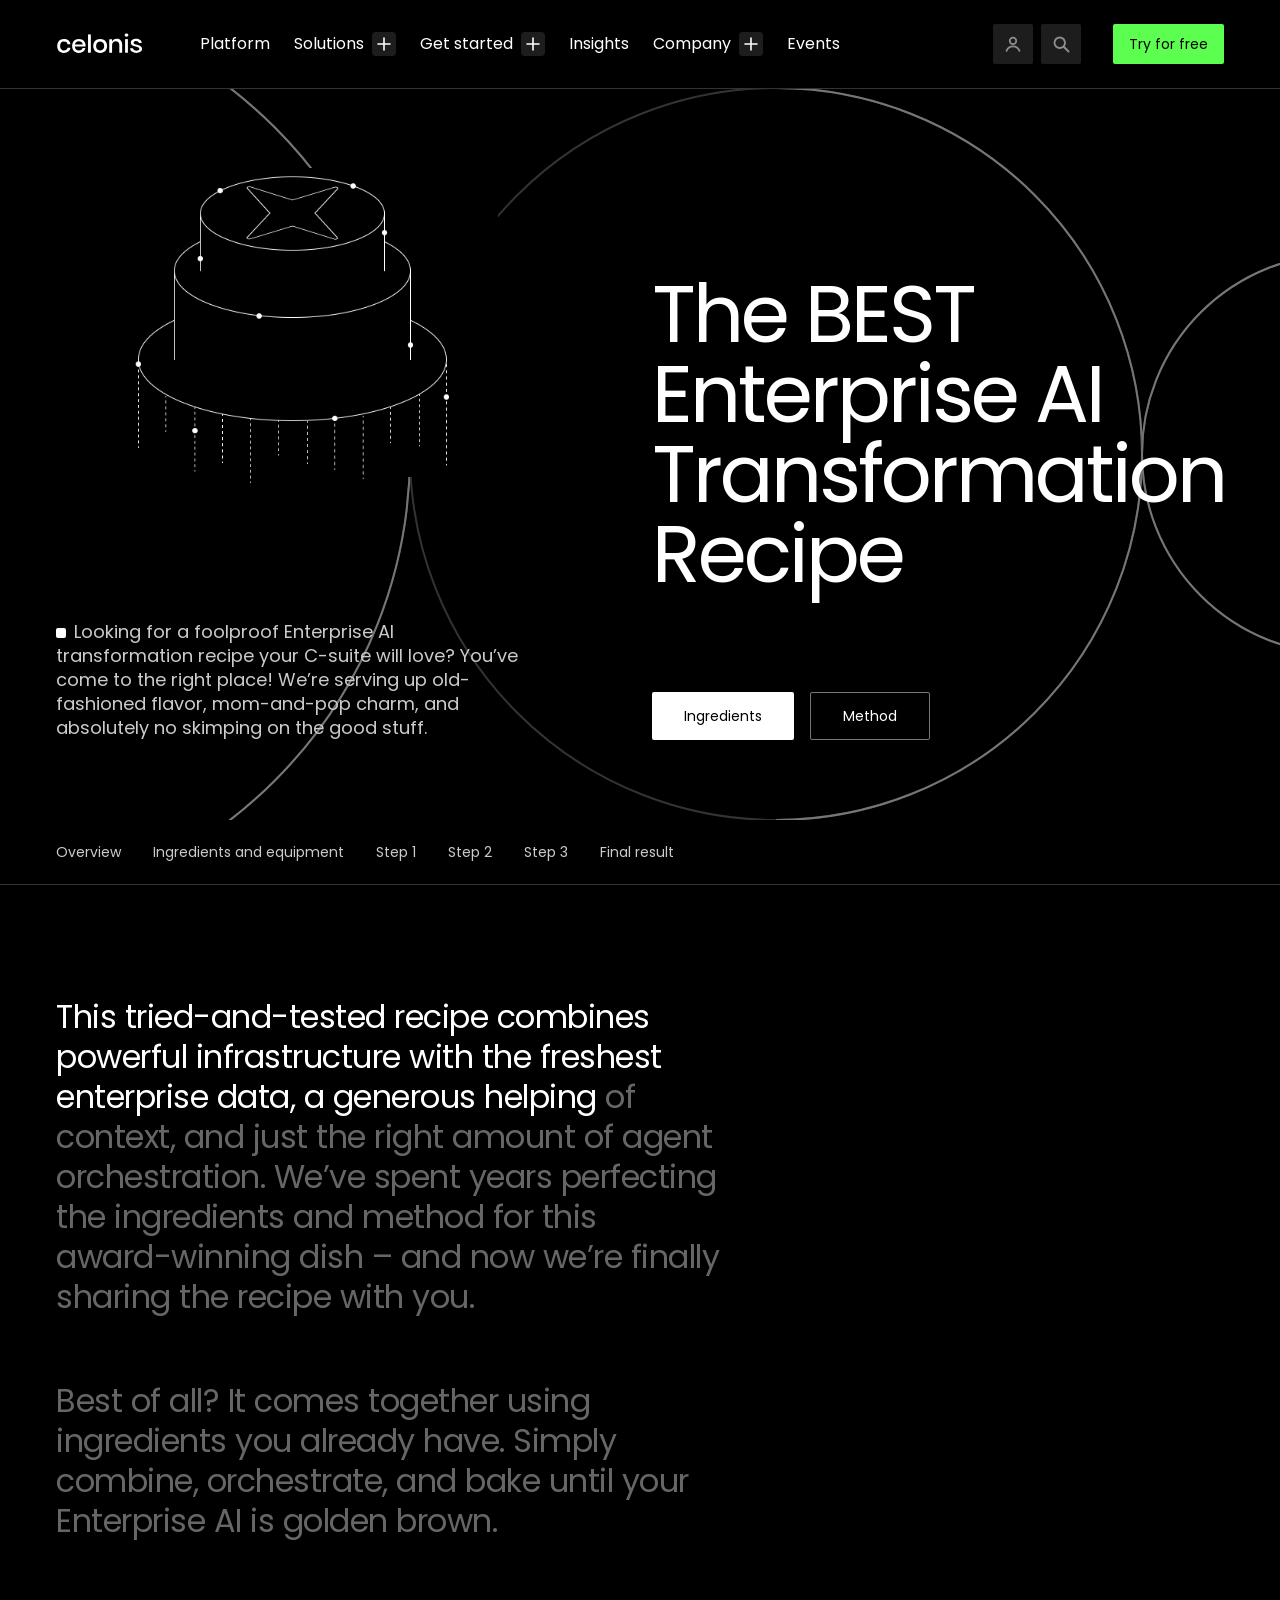
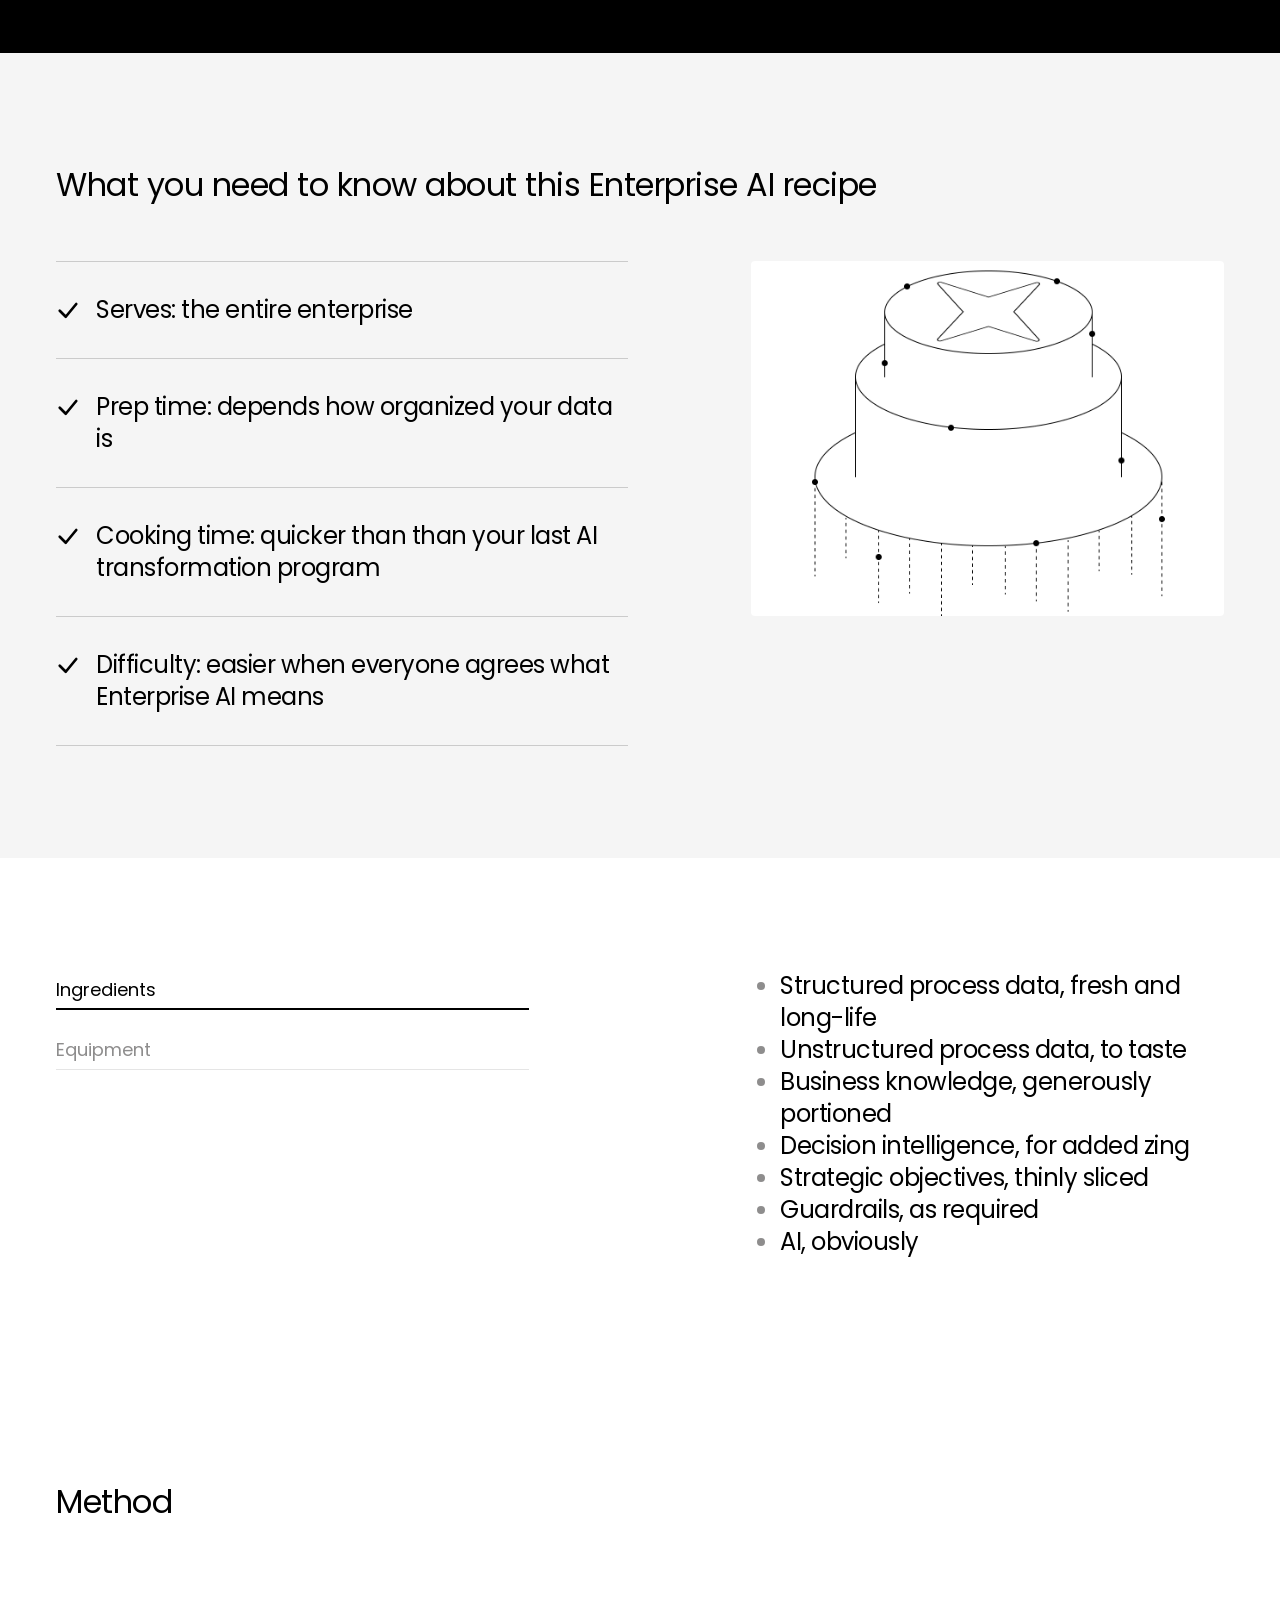
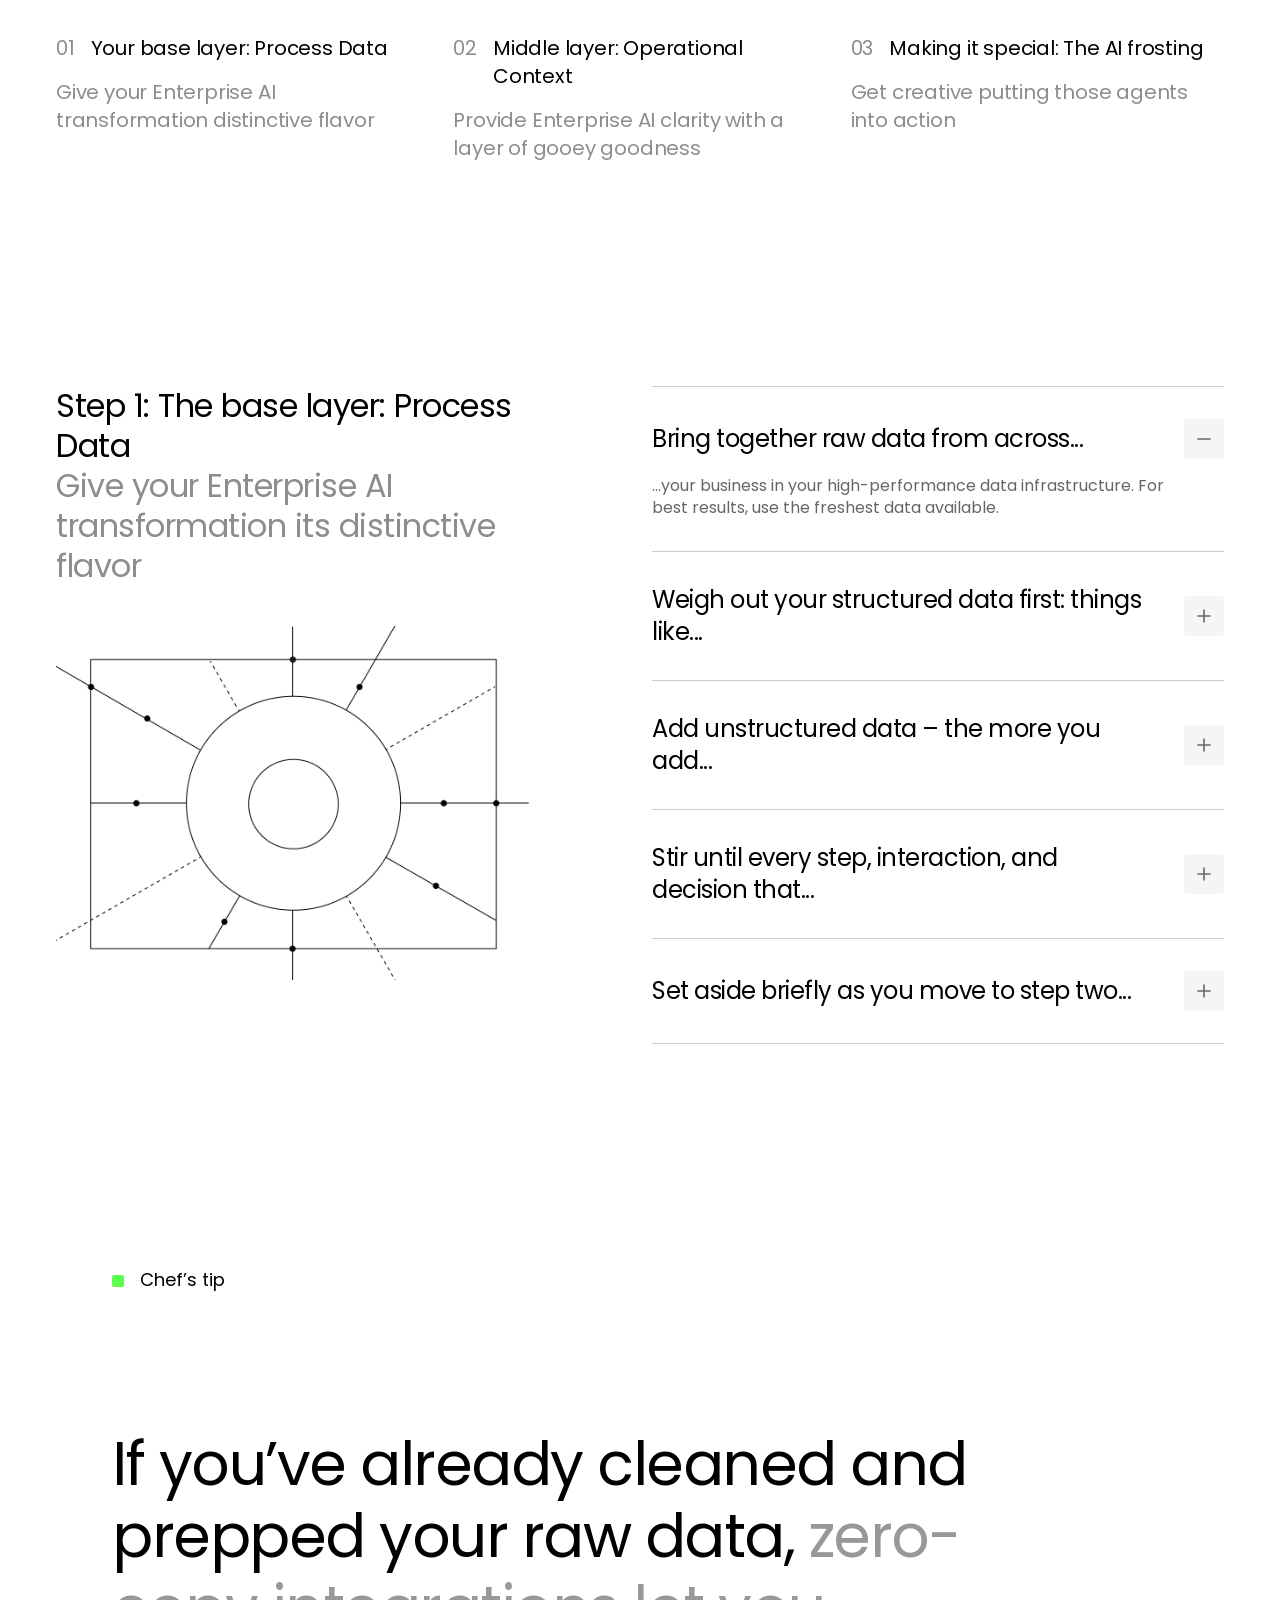
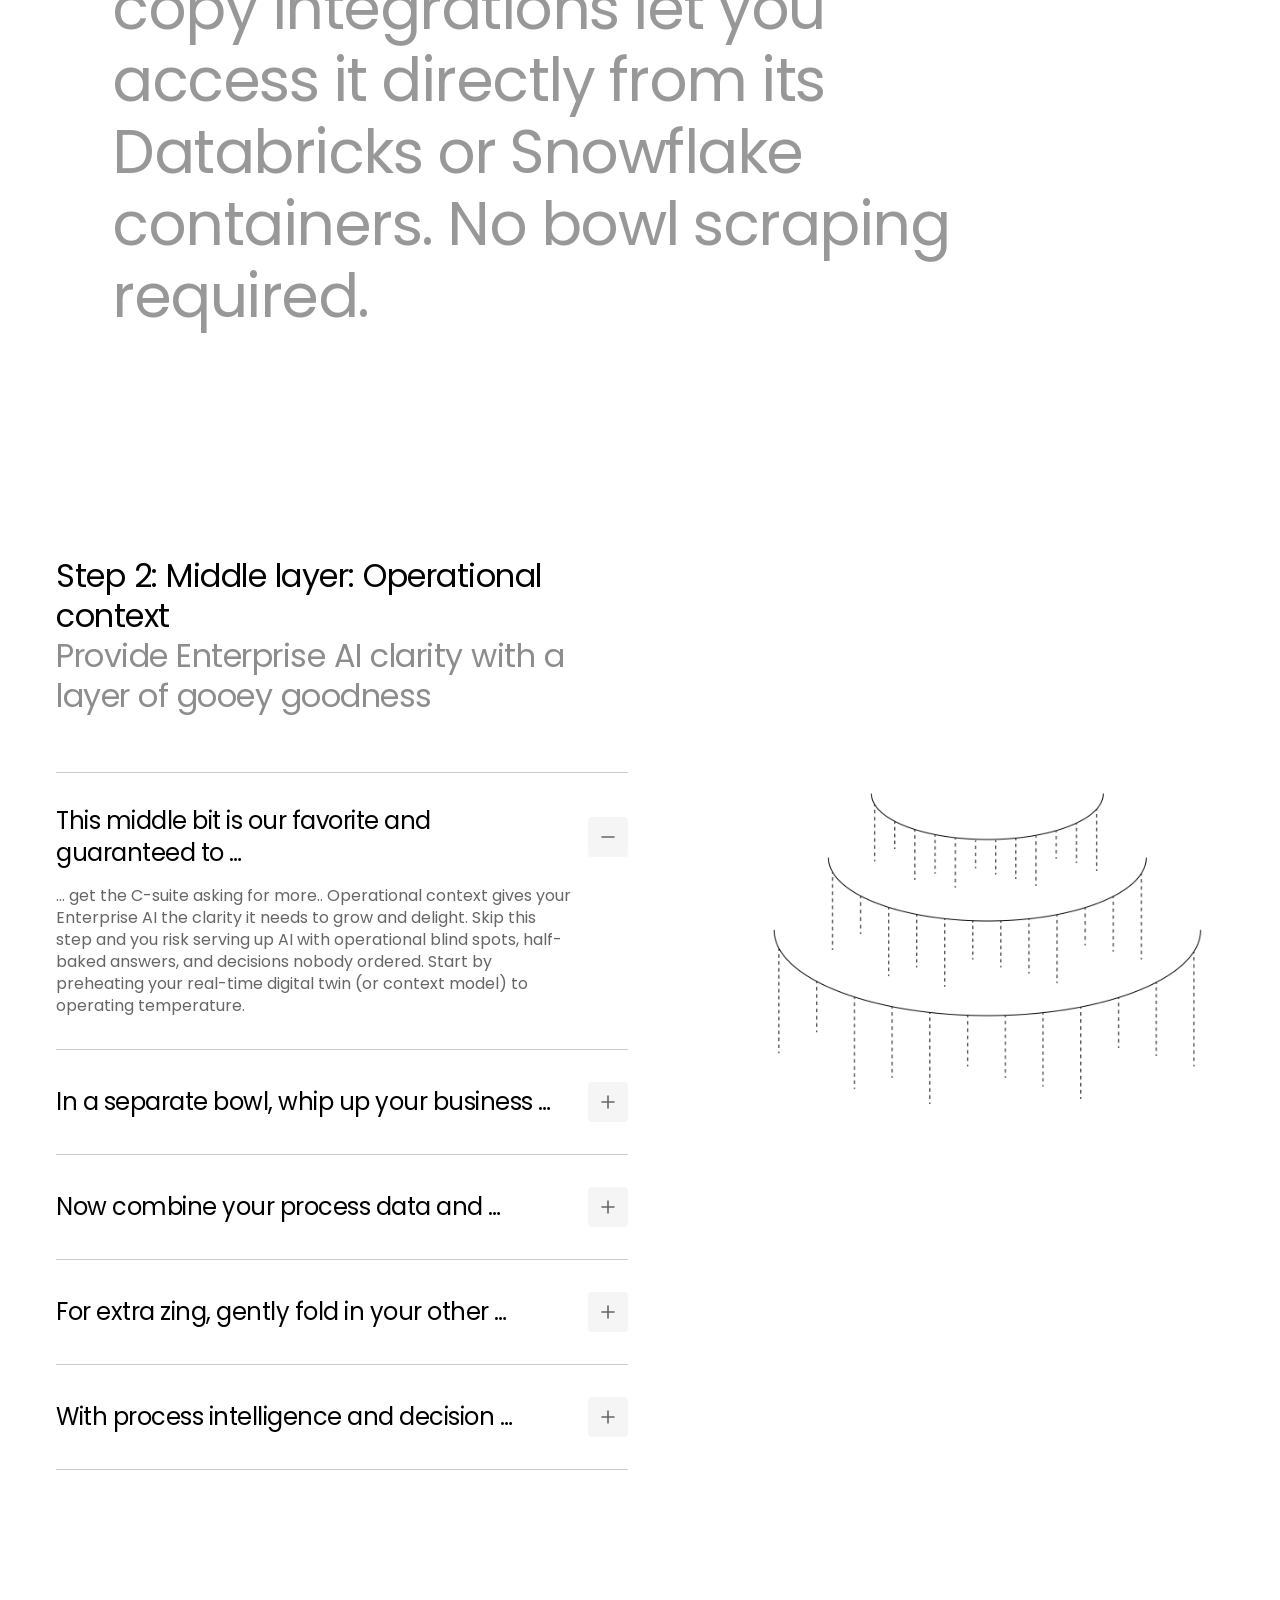
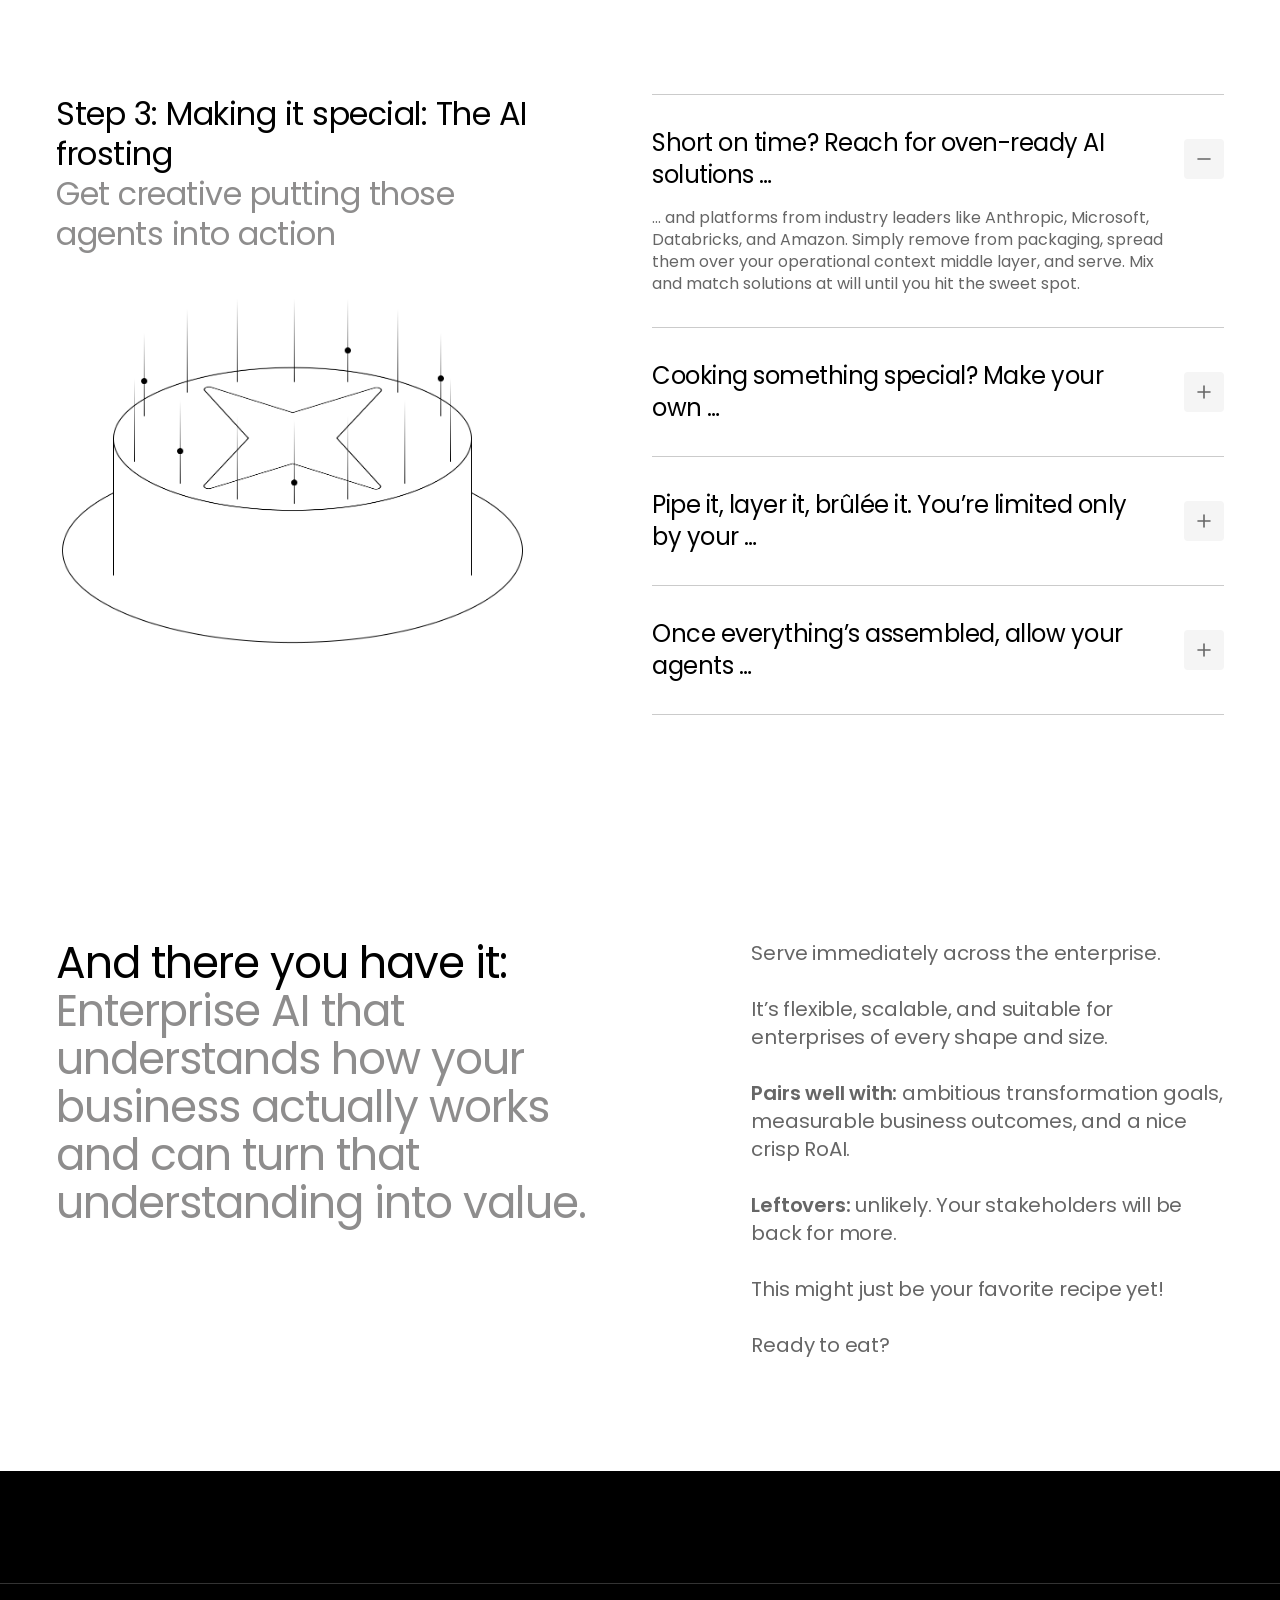
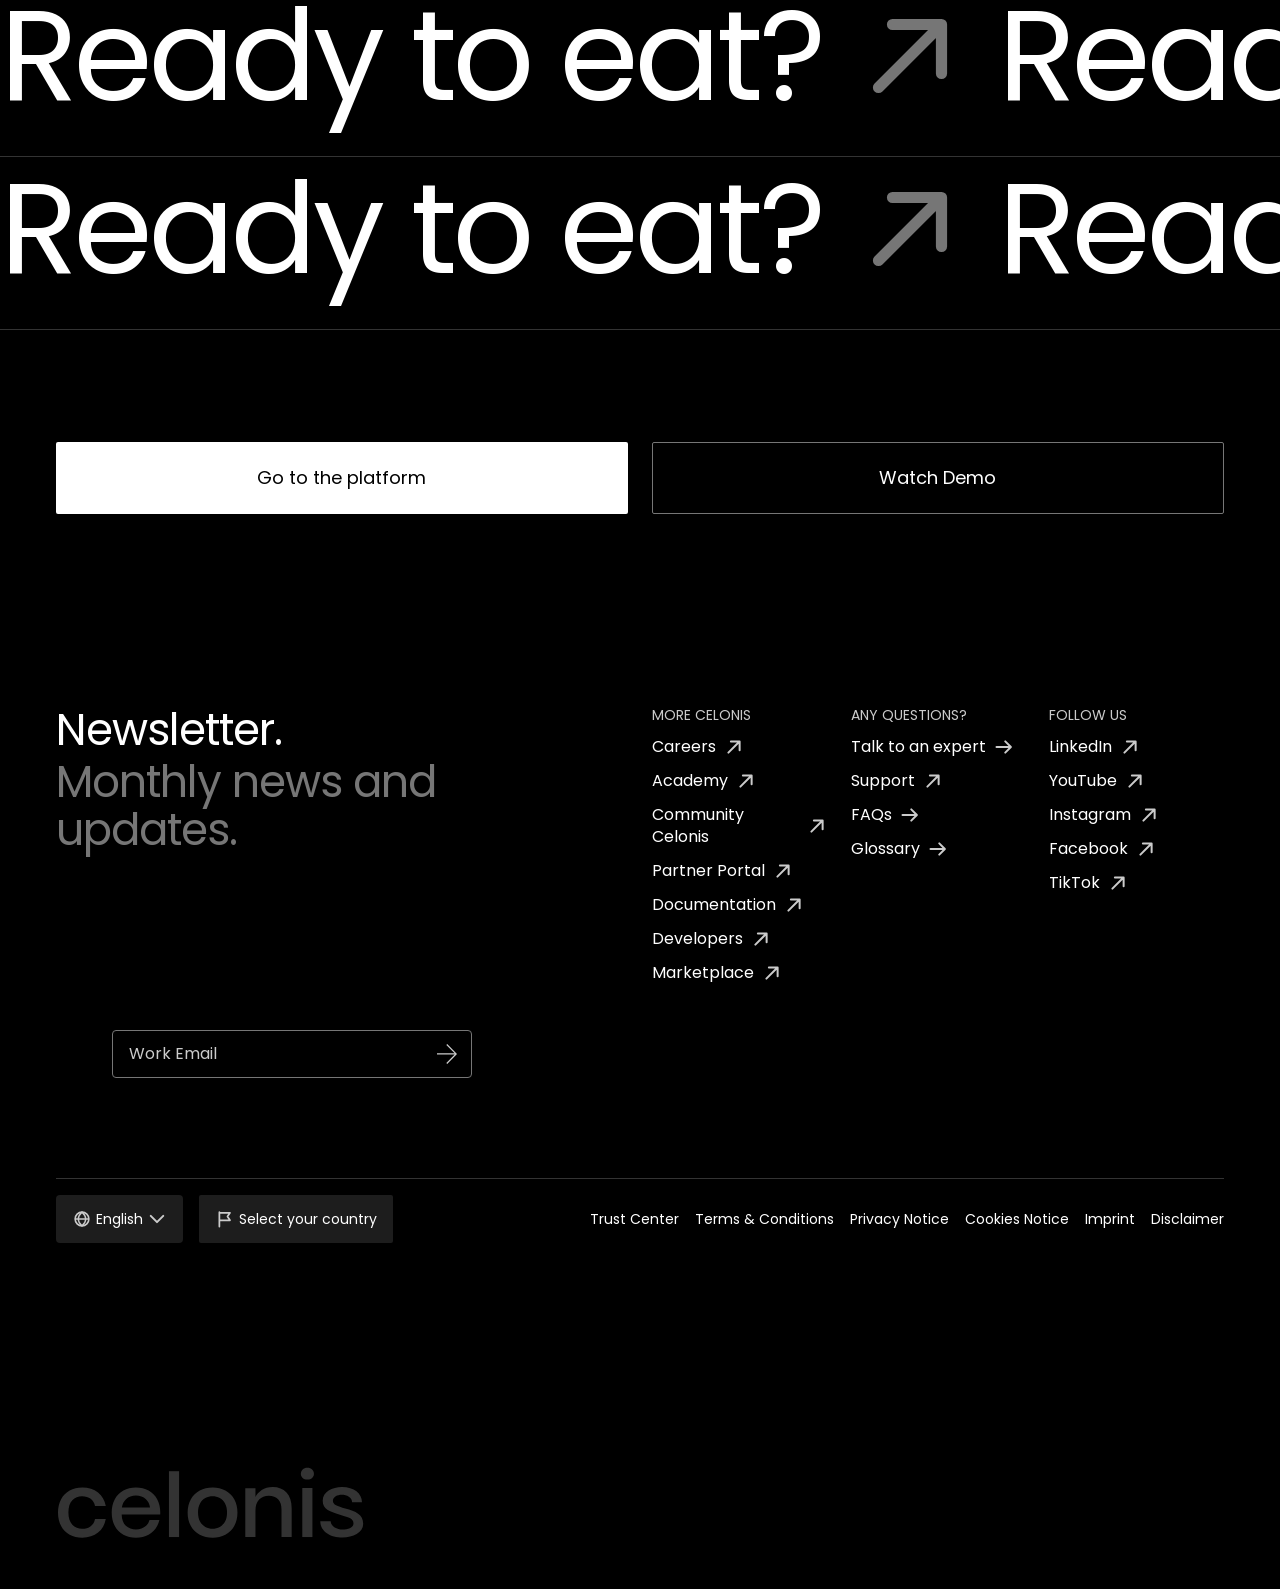
<file: cake/versions/original-png/index.html>
<!DOCTYPE html>

<html lang="en" data-cake-version="original-png">
<head>
<meta charset="utf-8"/>
<meta content="width=device-width, initial-scale=1" name="viewport"/>
<meta content="noindex,nofollow" name="robots"/>
<title>Vibecoding prototype - Enterprise AI recipe page, Original line illustrations (PNG) (unofficial)</title>
<meta content="Unofficial design prototype by Hanzo. Not an official page of the brand shown, and not published or endorsed by them." name="description"/>
<link href="../../css/styles.css" rel="stylesheet"/>
<link href="../../css/header.css" rel="stylesheet"/>
<link href="../../css/secondary-hero.css" rel="stylesheet"/>
<link href="../../css/anchor-secondary-menu.css" rel="stylesheet"/>
<link href="../../css/text-only.css" rel="stylesheet"/>
<link href="../../css/title.css" rel="stylesheet"/>
<link href="../../css/collapse-expand.css" rel="stylesheet"/>
<link href="../../css/quotes.css" rel="stylesheet"/>
<link href="../../css/basic-module.css" rel="stylesheet"/>
<link href="../../css/question.css" rel="stylesheet"/>
<link href="../../css/link-with-arrow.css" rel="stylesheet"/>
<link href="../../css/pnf.css" rel="stylesheet"/>
<link href="../../css/footer.css" rel="stylesheet"/>
<link href="../../css/lazy-styles.css" rel="stylesheet"/>
<link href="../../css/poppins.css" rel="stylesheet"/>
<link href="../../css/inert-form.css?v=2" rel="stylesheet"/>
<link href="../../css/page-shell.css" rel="stylesheet"/>
<link href="../../css/cake.css?v=1" rel="stylesheet"/>
</head>
<body class="appear"><div class="page-shell">
<header class="header-wrapper"><div class="header block" data-block-name="header" data-block-status="loaded"><div><div></div></div><div class="nav-wrapper dark-base-theme"><nav id="nav"><div class="section nav-brand" data-section-status="loaded" style="">
<div class="default-content-wrapper"><p class=""><a href="#" title="Home"><span aria-hidden="true" class="icon icon-logo svg-icon" focusable="false"><svg aria-hidden="true" xmlns="http://www.w3.org/2000/svg"><use href="#logo"></use></svg></span></a></p></div></div><div class="section nav-menu" data-section-status="loaded" style="">
<div class="default-content-wrapper"><ul class="main-nav"><li class="search-link">
<a href="#">
<span>Search</span>
</a>
</li>
<li><a href="#" title="Platform"><span>Platform</span></a></li>
<li class="nav-drop"><button aria-controls="solutions" aria-expanded="false" aria-haspopup="true">Solutions<span class="icon-only icon-only-xsmall">
<span class="icon icon-icon-plus svg-icon"><svg aria-hidden="true" xmlns="http://www.w3.org/2000/svg"><use href="#icon-plus"></use></svg></span>
</span><span class="icon-only icon-only-xsmall">
<span class="icon icon-icon-minus svg-icon"><svg aria-hidden="true" xmlns="http://www.w3.org/2000/svg"><use href="#icon-minus"></use></svg></span>
</span></button><ul id="solutions">
<li class="header-section-get-started"><a href="#" title="Success stories"><span>Success stories</span></a><span class="icon-only dark-base-theme icon-only-medium">
<span class="icon icon-icon-arrow-right svg-icon"><svg aria-hidden="true" xmlns="http://www.w3.org/2000/svg"><use href="#icon-arrow-right"></use></svg></span>
</span></li>
<li class="empty-column"></li><li class="header-section-solutions">By transformation
          <ul>
<li><a href="#" title="Enterprise AI"><span>Enterprise AI</span></a></li>
<li><a href="#" title="Supply Chain"><span>Supply Chain</span></a></li>
<li><a href="#" title="Enterprise IT Modernization"><span>Enterprise IT Modernization</span></a></li>
<li><a href="#" title="All transformations"><span>All transformations</span></a></li>
</ul>
</li>
<li class="header-section-solutions">By Function
          <ul>
<li><a href="#" title="Process Excellence"><span>Process Excellence</span></a></li>
<li><a href="#" title="Finance and Shared Services"><span>Finance and Shared Services</span></a></li>
<li><a href="#" title="Customer Experience"><span>Customer Experience</span></a></li>
<li><a href="#" title="Sustainability"><span>Sustainability</span></a></li>
<li><a href="#" title="All functions"><span>All functions</span></a></li>
</ul>
</li>
<li class="header-section-solutions">By Industry
          <ul>
<li><a href="#" title="Banking"><span>Banking</span></a></li>
<li><a href="#" title="Manufacturing"><span>Manufacturing</span></a></li>
<li><a href="#" title="Automotive"><span>Automotive</span></a></li>
<li><a href="#" title="Life Sciences and Pharma"><span>Life Sciences and Pharma</span></a></li>
<li><a href="#" title="All industries"><span>All industries</span></a></li>
</ul>
</li>
</ul>
</li>
<li class="nav-drop"><button aria-controls="get-started" aria-expanded="false" aria-haspopup="true">Get started<span class="icon-only icon-only-xsmall">
<span class="icon icon-icon-plus svg-icon"><svg aria-hidden="true" xmlns="http://www.w3.org/2000/svg"><use href="#icon-plus"></use></svg></span>
</span><span class="icon-only icon-only-xsmall">
<span class="icon icon-icon-minus svg-icon"><svg aria-hidden="true" xmlns="http://www.w3.org/2000/svg"><use href="#icon-minus"></use></svg></span>
</span></button><ul id="get-started">
<li class="header-section-get-started"><a href="#" title="Become a Customer"><span>Become a Customer</span></a><span class="icon-only dark-base-theme icon-only-medium">
<span class="icon icon-icon-arrow-right svg-icon"><svg aria-hidden="true" xmlns="http://www.w3.org/2000/svg"><use href="#icon-arrow-right"></use></svg></span>
</span></li>
<li class="header-section-get-started"><a href="#" title="Become a Partner"><span>Become a Partner</span></a><span class="icon-only dark-base-theme icon-only-medium">
<span class="icon icon-icon-arrow-right svg-icon"><svg aria-hidden="true" xmlns="http://www.w3.org/2000/svg"><use href="#icon-arrow-right"></use></svg></span>
</span></li>
</ul>
</li>
<li><a href="#" title="Insights"><span>Insights</span></a></li>
<li class="nav-drop"><button aria-controls="company" aria-expanded="false" aria-haspopup="true">Company<span class="icon-only icon-only-xsmall">
<span class="icon icon-icon-plus svg-icon"><svg aria-hidden="true" xmlns="http://www.w3.org/2000/svg"><use href="#icon-plus"></use></svg></span>
</span><span class="icon-only icon-only-xsmall">
<span class="icon icon-icon-minus svg-icon"><svg aria-hidden="true" xmlns="http://www.w3.org/2000/svg"><use href="#icon-minus"></use></svg></span>
</span></button><ul id="company">
<li class="header-section-get-started"><a href="#" title="About us"><span>About us</span></a><span class="icon-only dark-base-theme icon-only-medium">
<span class="icon icon-icon-arrow-right svg-icon"><svg aria-hidden="true" xmlns="http://www.w3.org/2000/svg"><use href="#icon-arrow-right"></use></svg></span>
</span></li>
<li class="header-section-get-started"><a href="#" title="Our programs"><span>Our programs</span></a><span class="icon-only dark-base-theme icon-only-medium">
<span class="icon icon-icon-arrow-right svg-icon"><svg aria-hidden="true" xmlns="http://www.w3.org/2000/svg"><use href="#icon-arrow-right"></use></svg></span>
</span></li>
<li class="header-section-get-started"><a href="#" title="Contact us"><span>Contact us</span></a><span class="icon-only dark-base-theme icon-only-medium">
<span class="icon icon-icon-arrow-right svg-icon"><svg aria-hidden="true" xmlns="http://www.w3.org/2000/svg"><use href="#icon-arrow-right"></use></svg></span>
</span></li>
<li class="empty-column"></li><li class="header-section-company">Explore further
          <ul>
<li><a href="#" title="Newsroom"><span>Newsroom</span></a><br/><a href="#" title="Find all Celonis’ news"><span>Find all Celonis’ news</span></a><span class="icon-only icon-only-small">
<span class="icon icon-icon-arrow-right svg-icon"><svg aria-hidden="true" xmlns="http://www.w3.org/2000/svg"><use href="#icon-arrow-right"></use></svg></span>
</span></li>
<li><a href="#" title="Blog"><span>Blog</span></a><br/><a href="#" title="Read the latest trends and updates"><span>Read the latest trends and updates</span></a><span class="icon-only icon-only-small">
<span class="icon icon-icon-arrow-right svg-icon"><svg aria-hidden="true" xmlns="http://www.w3.org/2000/svg"><use href="#icon-arrow-right"></use></svg></span>
</span></li>
<li><a href="#" title="Careers"><span>Careers</span></a><br/><a href="#" title="Join our team"><span>Join our team</span></a><span class="icon-only icon-only-small">
<span class="icon icon-icon-arrow-up-right svg-icon"><svg aria-hidden="true" xmlns="http://www.w3.org/2000/svg"><use href="#icon-arrow-up-right"></use></svg></span>
</span></li>
</ul>
</li>
</ul>
</li>
<li><a href="#" title="Events"><span>Events</span></a></li>
</ul></div></div><div class="section nav-tools" data-section-status="loaded" style="">
<div class="default-content-wrapper"><p class="button-container"><a aria-label="Account" class="button icon-button" href="#" role="button" title="Account"><span aria-hidden="true" class="visually-hidden" focusable="false">Account</span><span class="icon icon-icon-account svg-icon"><svg aria-hidden="true" xmlns="http://www.w3.org/2000/svg"><use href="#icon-account"></use></svg></span></a></p><p class="button-container"><a aria-label="Search" class="button icon-button" href="#" role="button" title="Search"><span aria-hidden="true" class="visually-hidden" focusable="false">Search</span><span class="icon icon-icon-search svg-icon"><svg aria-hidden="true" xmlns="http://www.w3.org/2000/svg"><use href="#icon-search"></use></svg></span></a></p><p class="button-container"><em><strong><a class="button conversion small" href="#" role="button" title="Try for free"><span>Try for free</span></a></strong></em></p><div class="hamburger"><p class="button-container"><a aria-expanded="false" aria-label="Navigation menu" class="button icon-button" href="#" role="button" title="Navigation menu"><span>
</span><span class="visually-hidden">Navigation menu</span>
<span class="icon-only icon-only-medium">
<span class="icon icon-icon-menu svg-icon"><svg aria-hidden="true" xmlns="http://www.w3.org/2000/svg"><use href="#icon-menu"></use></svg></span>
</span><span class="icon-only icon-only-medium">
<span class="icon icon-icon-close svg-icon"><svg aria-hidden="true" xmlns="http://www.w3.org/2000/svg"><use href="#icon-close"></use></svg></span>
</span></a></p></div></div></div></nav></div></div></header><main class="cake-page">
<!-- M15 · Secondary hero — the site's own `secondary-hero` block (animated circles background, CSS only) -->
<div class="section secondary-hero-container" data-module="M15-Secondary-Hero" id="top">
<div class="secondary-hero-wrapper dark-base-theme">
<div>
<svg aria-hidden="true" class="secondary-hero-background dark-base-theme" viewbox="0 0 1440 732" xmlns="http://www.w3.org/2000/svg">
<g class="circle-l" transform-origin="-108 366"><circle class="circle-l-1" cx="-108" cy="366" pathlength="1" r="462"></circle><circle class="circle-l-2" cx="-108" cy="366" pathlength="1" r="462" transform-origin="-108 366"></circle></g>
<g class="circle-m" transform-origin="720 366"><circle class="circle-m-1" cx="720" cy="366" pathlength="1" r="366"></circle><circle class="circle-m-2" cx="720" cy="366" pathlength="1" r="366" transform-origin="720 366"></circle></g>
<g class="circle-s" transform-origin="1286 366"><circle class="circle-s-1" cx="1286" cy="366" pathlength="1" r="200"></circle><circle class="circle-s-2" cx="1286" cy="366" pathlength="1" r="200" transform-origin="1286 366"></circle></g>
</svg>
</div>
<div class="secondary-hero block dark-base-theme" data-block-status="loaded">
<h1 class="secondary-hero-title">The BEST Enterprise AI Transformation Recipe</h1>
<div class="secondary-hero-media cake-media-invert"><picture><img alt="Line illustration of a three-layer cake" height="824" src="img/hero.png" data-slot="hero" width="1078"/></picture></div>
<p class="secondary-hero-body-copy white-square">Looking for a foolproof Enterprise AI transformation recipe your C-suite will love? You’ve come to the right place! We’re serving up old-fashioned flavor, mom-and-pop charm, and absolutely no skimping on the good stuff.</p>
<div class="secondary-hero-buttons">
<a class="button" href="#ingredients" role="button"><span>Ingredients</span></a>
<a class="button secondary" href="#method" role="button"><span>Method</span></a>
</div>
</div>
</div>
</div>
<!-- M03 · Anchor secondary menu (site block) -->
<div class="anchor-secondary-menu-wrapper dark-base-theme" data-module="M03-Anchor-secondary-menu">
<div class="anchor-secondary-menu dark-base-theme block full-width" data-block-status="loaded">
<div><div>
<ul>
<li><a href="#overview" role="button"><span>Overview</span></a></li>
<li><a href="#ingredients" role="button"><span>Ingredients and equipment</span></a></li>
<li><a href="#step-1" role="button"><span>Step 1</span></a></li>
<li><a href="#step-2" role="button"><span>Step 2</span></a></li>
<li><a href="#step-3" role="button"><span>Step 3</span></a></li>
<li><a href="#final-result" role="button"><span>Final result</span></a></li>
</ul>
</div></div>
</div>
</div>
<!-- M45 · Text only — the site's `text-only` block (word-by-word reveal); the second half stays dim, as in the Figma -->
<div class="section text-only-container" data-module="M45-Text-only" id="overview">
<div class="text-only-wrapper dark-base-theme">
<div class="text-only reveal block" data-block-status="loaded">
<div><div>
<p><span style="animation-delay:0.1s">This</span> <span style="animation-delay:0.2s">tried-and-tested</span> <span style="animation-delay:0.3s">recipe</span> <span style="animation-delay:0.4s">combines</span> <span style="animation-delay:0.5s">powerful</span> <span style="animation-delay:0.6s">infrastructure</span> <span style="animation-delay:0.7s">with</span> <span style="animation-delay:0.8s">the</span> <span style="animation-delay:0.9s">freshest</span> <span style="animation-delay:1.0s">enterprise</span> <span style="animation-delay:1.1s">data,</span> <span style="animation-delay:1.2s">a</span> <span style="animation-delay:1.3s">generous</span> <span style="animation-delay:1.4s">helping</span> <span class="cake-dim" style="animation-delay:0.1s">of</span> <span class="cake-dim" style="animation-delay:0.2s">context,</span> <span class="cake-dim" style="animation-delay:0.3s">and</span> <span class="cake-dim" style="animation-delay:0.4s">just</span> <span class="cake-dim" style="animation-delay:0.5s">the</span> <span class="cake-dim" style="animation-delay:0.6s">right</span> <span class="cake-dim" style="animation-delay:0.7s">amount</span> <span class="cake-dim" style="animation-delay:0.8s">of</span> <span class="cake-dim" style="animation-delay:0.9s">agent</span> <span class="cake-dim" style="animation-delay:1.0s">orchestration.</span> <span class="cake-dim" style="animation-delay:1.1s">We’ve</span> <span class="cake-dim" style="animation-delay:1.2s">spent</span> <span class="cake-dim" style="animation-delay:1.3s">years</span> <span class="cake-dim" style="animation-delay:1.4s">perfecting</span> <span class="cake-dim" style="animation-delay:1.5s">the</span> <span class="cake-dim" style="animation-delay:1.6s">ingredients</span> <span class="cake-dim" style="animation-delay:1.7s">and</span> <span class="cake-dim" style="animation-delay:1.8s">method</span> <span class="cake-dim" style="animation-delay:1.9s">for</span> <span class="cake-dim" style="animation-delay:2.0s">this</span> <span class="cake-dim" style="animation-delay:2.1s">award-winning</span> <span class="cake-dim" style="animation-delay:2.2s">dish</span> <span class="cake-dim" style="animation-delay:2.3s">–</span> <span class="cake-dim" style="animation-delay:2.4s">and</span> <span class="cake-dim" style="animation-delay:2.5s">now</span> <span class="cake-dim" style="animation-delay:2.6s">we’re</span> <span class="cake-dim" style="animation-delay:2.7s">finally</span> <span class="cake-dim" style="animation-delay:2.8s">sharing</span> <span class="cake-dim" style="animation-delay:2.9s">the</span> <span class="cake-dim" style="animation-delay:3.0s">recipe</span> <span class="cake-dim" style="animation-delay:3.1s">with</span> <span class="cake-dim" style="animation-delay:3.2s">you.</span></p>
<p class="cake-text-only-second"><span class="cake-dim" style="animation-delay:0.1s">Best</span> <span class="cake-dim" style="animation-delay:0.2s">of</span> <span class="cake-dim" style="animation-delay:0.3s">all?</span> <span class="cake-dim" style="animation-delay:0.4s">It</span> <span class="cake-dim" style="animation-delay:0.5s">comes</span> <span class="cake-dim" style="animation-delay:0.6s">together</span> <span class="cake-dim" style="animation-delay:0.7s">using</span> <span class="cake-dim" style="animation-delay:0.8s">ingredients</span> <span class="cake-dim" style="animation-delay:0.9s">you</span> <span class="cake-dim" style="animation-delay:1.0s">already</span> <span class="cake-dim" style="animation-delay:1.1s">have.</span> <span class="cake-dim" style="animation-delay:1.2s">Simply</span> <span class="cake-dim" style="animation-delay:1.3s">combine,</span> <span class="cake-dim" style="animation-delay:1.4s">orchestrate,</span> <span class="cake-dim" style="animation-delay:1.5s">and</span> <span class="cake-dim" style="animation-delay:1.6s">bake</span> <span class="cake-dim" style="animation-delay:1.7s">until</span> <span class="cake-dim" style="animation-delay:1.8s">your</span> <span class="cake-dim" style="animation-delay:1.9s">Enterprise</span> <span class="cake-dim" style="animation-delay:2.0s">AI</span> <span class="cake-dim" style="animation-delay:2.1s">is</span> <span class="cake-dim" style="animation-delay:2.2s">golden</span> <span class="cake-dim" style="animation-delay:2.3s">brown.</span></p>
</div></div>
</div>
</div>
</div>
<!-- M46 · Short list — site `title` block + check list + media (no site block draws this list) -->
<div class="section cake-shortlist cake-bg-secondary" data-module="M46-Short-list">
<div class="title-wrapper">
<div class="title block" data-block-status="loaded"><div><div class="title-link-container"><h2>What you need to know about this Enterprise AI recipe</h2></div></div></div>
</div>
<div class="cake-grid cake-shortlist__body">
<ul class="cake-checklist">
<li><span class="icon icon-icon-check svg-icon"><svg aria-hidden="true"><use href="#icon-check"></use></svg></span>Serves: the entire enterprise</li>
<li><span class="icon icon-icon-check svg-icon"><svg aria-hidden="true"><use href="#icon-check"></use></svg></span>Prep time: depends how organized your data is</li>
<li><span class="icon icon-icon-check svg-icon"><svg aria-hidden="true"><use href="#icon-check"></use></svg></span>Cooking time: quicker than than your last AI transformation program</li>
<li><span class="icon icon-icon-check svg-icon"><svg aria-hidden="true"><use href="#icon-check"></use></svg></span>Difficulty: easier when everyone agrees what Enterprise AI means</li>
</ul>
<figure class="cake-shortlist__media cake-media">
<img alt="Line illustration of a three-layer cake" height="824" src="img/shortlist.png" data-slot="shortlist" width="1078"/>
</figure>
</div>
</div>
<!-- M09 · Solutions — Figma uses it as two tabs + a list. The site's `solutions` block is an auto-advancing
       accordion with a 12 s progress bar and a sidebar, a different behaviour, so this is built on its tokens. -->
<div class="section cake-tabs" data-module="M09-Solutions" id="ingredients">
<div class="cake-grid">
<div aria-label="Ingredients and equipment" class="cake-tabs__list" role="tablist">
<button aria-controls="panel-ingredients" aria-selected="true" class="cake-tabs__tab" id="tab-ingredients" role="tab">Ingredients</button>
<button aria-controls="panel-equipment" aria-selected="false" class="cake-tabs__tab" id="tab-equipment" role="tab" tabindex="-1">Equipment</button>
</div>
<div class="cake-tabs__panels">
<ul aria-labelledby="tab-ingredients" class="cake-bullets" id="panel-ingredients" role="tabpanel">
<li>Structured process data, fresh and long-life</li>
<li>Unstructured process data, to taste</li>
<li>Business knowledge, generously portioned</li>
<li>Decision intelligence, for added zing</li>
<li>Strategic objectives, thinly sliced</li>
<li>Guardrails, as required</li>
<li>AI, obviously</li>
</ul>
<!-- PLACEHOLDER COPY: the Equipment panel is hidden in the Figma master; text pending from copywriting -->
<ul aria-labelledby="tab-equipment" class="cake-bullets" data-placeholder="true" hidden="" id="panel-equipment" role="tabpanel">
<li>A process intelligence platform</li>
<li>Your existing data infrastructure</li>
<li>A real-time digital twin, preheated</li>
<li>The AI tools and agents of your choice</li>
<li>A cross-functional team of chefs</li>
</ul>
</div>
</div>
</div>
<!-- M61 · Title (site block) + M28 · Journey -->
<div class="section cake-journey" data-module="M61-Title + M28-Journey" id="method">
<div class="title-wrapper">
<div class="title block" data-block-status="loaded"><div><div class="title-link-container"><h2>Method</h2></div></div></div>
</div>
<div class="cake-grid">
<ol class="cake-journey__list">
<li><a href="#step-1"><span class="cake-journey__num">01</span><span class="cake-journey__name">Your base layer: Process Data</span><span class="cake-journey__desc">Give your Enterprise AI transformation distinctive flavor</span></a></li>
<li><a href="#step-2"><span class="cake-journey__num">02</span><span class="cake-journey__name">Middle layer: Operational Context</span><span class="cake-journey__desc">Provide Enterprise AI clarity with a layer of gooey goodness</span></a></li>
<li><a href="#step-3"><span class="cake-journey__num">03</span><span class="cake-journey__name">Making it special: The AI frosting</span><span class="cake-journey__desc">Get creative putting those agents into action</span></a></li>
</ol>
</div>
</div>
<!-- M19 · Collapse-expand — Step 1 (site block) -->
<div class="section cake-steps" data-module="M19-Collaps-expand" id="step-1">
<div class="collapse-expand-wrapper">
<div class="collapse-expand block" data-block-status="loaded">
<div><div>
<h2>Step 1: The base layer: Process Data</h2>
<p>Give your Enterprise AI transformation its distinctive flavor</p>
</div></div>
<div><figure class="cake-media"><img alt="Line illustration: process data flowing into the base layer" height="808" src="img/step-1.png" data-slot="step-1" width="1078"/></figure></div>
<div class="accordion" data-exclusive="">
<details class="accordion-item" open="">
<summary class="accordion-item-summary"><p>Bring together raw data from across...</p><div class="accordion-item-summary-icon"><span class="icon icon-icon-plus accordion-icon-expand svg-icon"><svg aria-hidden="true"><use href="#icon-plus"></use></svg></span><span class="icon icon-icon-minus accordion-icon-collapse svg-icon"><svg aria-hidden="true"><use href="#icon-minus"></use></svg></span></div></summary>
<div class="accordion-item-content"><p>...your business in your high-performance data infrastructure. For best results, use the freshest data available.</p></div>
</details>
<details class="accordion-item" data-placeholder="true">
<summary class="accordion-item-summary"><p>Weigh out your structured data first: things like...</p><div class="accordion-item-summary-icon"><span class="icon icon-icon-plus accordion-icon-expand svg-icon"><svg aria-hidden="true"><use href="#icon-plus"></use></svg></span><span class="icon icon-icon-minus accordion-icon-collapse svg-icon"><svg aria-hidden="true"><use href="#icon-minus"></use></svg></span></div></summary>
<div class="accordion-item-content"><p>...orders, invoices and deliveries from your ERP, CRM and supply chain systems. Measure carefully: this is what gives the base its structure.</p></div>
</details>
<details class="accordion-item" data-placeholder="true">
<summary class="accordion-item-summary"><p>Add unstructured data – the more you add...</p><div class="accordion-item-summary-icon"><span class="icon icon-icon-plus accordion-icon-expand svg-icon"><svg aria-hidden="true"><use href="#icon-plus"></use></svg></span><span class="icon icon-icon-minus accordion-icon-collapse svg-icon"><svg aria-hidden="true"><use href="#icon-minus"></use></svg></span></div></summary>
<div class="accordion-item-content"><p>...the richer the flavor. Emails, tickets, documents and chats all bring texture your structured data can’t.</p></div>
</details>
<details class="accordion-item" data-placeholder="true">
<summary class="accordion-item-summary"><p>Stir until every step, interaction, and decision that...</p><div class="accordion-item-summary-icon"><span class="icon icon-icon-plus accordion-icon-expand svg-icon"><svg aria-hidden="true"><use href="#icon-plus"></use></svg></span><span class="icon icon-icon-minus accordion-icon-collapse svg-icon"><svg aria-hidden="true"><use href="#icon-minus"></use></svg></span></div></summary>
<div class="accordion-item-content"><p>...makes up your processes is evenly mixed into one connected view of how your business really runs.</p></div>
</details>
<details class="accordion-item" data-placeholder="true">
<summary class="accordion-item-summary"><p>Set aside briefly as you move to step two...</p><div class="accordion-item-summary-icon"><span class="icon icon-icon-plus accordion-icon-expand svg-icon"><svg aria-hidden="true"><use href="#icon-plus"></use></svg></span><span class="icon icon-icon-minus accordion-icon-collapse svg-icon"><svg aria-hidden="true"><use href="#icon-minus"></use></svg></span></div></summary>
<div class="accordion-item-content"><p>...your base layer will keep refreshing itself while you prepare the operational context.</p></div>
</details>
</div>
</div>
</div>
</div>
<!-- M25 · Quotes — Chef's tip (site block) -->
<div class="section cake-quote" data-module="M25-Quotes">
<div class="quotes-wrapper">
<div class="quotes block no-media" data-block-status="loaded">
<ul><li class="quote-no-link quote-no-image quote-slide"><div>
<p class="square p-name">Chef’s tip</p>
<p class="p-quote cake-quote__text"><span class="cake-quote__hi">If you’ve already cleaned and prepped your raw data,</span> <span class="cake-quote__lo">zero-copy integrations let you access it directly from its Databricks or Snowflake containers. No bowl scraping required.</span></p>
</div></li></ul>
</div>
</div>
</div>
<!-- M19 · Collapse-expand (align-right) — Step 2 -->
<div class="section cake-steps" data-module="M19-Collaps-expand" id="step-2">
<div class="collapse-expand-wrapper">
<div class="collapse-expand block align-right" data-block-status="loaded">
<div><div>
<h2>Step 2: Middle layer: Operational context</h2>
<p>Provide Enterprise AI clarity with a layer of gooey goodness</p>
</div></div>
<div><figure class="cake-media"><img alt="Line illustration: the operational context layer" height="808" src="img/step-2.png" data-slot="step-2" width="1078"/></figure></div>
<div class="accordion" data-exclusive="">
<details class="accordion-item" open="">
<summary class="accordion-item-summary"><p>This middle bit is our favorite and guaranteed to …</p><div class="accordion-item-summary-icon"><span class="icon icon-icon-plus accordion-icon-expand svg-icon"><svg aria-hidden="true"><use href="#icon-plus"></use></svg></span><span class="icon icon-icon-minus accordion-icon-collapse svg-icon"><svg aria-hidden="true"><use href="#icon-minus"></use></svg></span></div></summary>
<div class="accordion-item-content"><p>... get the C-suite asking for more.. Operational context gives your Enterprise AI the clarity it needs to grow and delight. Skip this step and you risk serving up AI with operational blind spots, half-baked answers, and decisions nobody ordered. Start by preheating your real-time digital twin (or context model) to operating temperature.</p></div>
</details>
<details class="accordion-item" data-placeholder="true">
<summary class="accordion-item-summary"><p>In a separate bowl, whip up your business …</p><div class="accordion-item-summary-icon"><span class="icon icon-icon-plus accordion-icon-expand svg-icon"><svg aria-hidden="true"><use href="#icon-plus"></use></svg></span><span class="icon icon-icon-minus accordion-icon-collapse svg-icon"><svg aria-hidden="true"><use href="#icon-minus"></use></svg></span></div></summary>
<div class="accordion-item-content"><p>… knowledge: policies, rules, KPIs and the know-how that lives in your teams’ heads, until it forms soft peaks.</p></div>
</details>
<details class="accordion-item" data-placeholder="true">
<summary class="accordion-item-summary"><p>Now combine your process data and …</p><div class="accordion-item-summary-icon"><span class="icon icon-icon-plus accordion-icon-expand svg-icon"><svg aria-hidden="true"><use href="#icon-plus"></use></svg></span><span class="icon icon-icon-minus accordion-icon-collapse svg-icon"><svg aria-hidden="true"><use href="#icon-minus"></use></svg></span></div></summary>
<div class="accordion-item-content"><p>… business knowledge, folding gently so your AI understands not only what happened, but why.</p></div>
</details>
<details class="accordion-item" data-placeholder="true">
<summary class="accordion-item-summary"><p>For extra zing, gently fold in your other …</p><div class="accordion-item-summary-icon"><span class="icon icon-icon-plus accordion-icon-expand svg-icon"><svg aria-hidden="true"><use href="#icon-plus"></use></svg></span><span class="icon icon-icon-minus accordion-icon-collapse svg-icon"><svg aria-hidden="true"><use href="#icon-minus"></use></svg></span></div></summary>
<div class="accordion-item-content"><p>… sources of context: benchmarks, external signals and the goals you’ve set for the business.</p></div>
</details>
<details class="accordion-item" data-placeholder="true">
<summary class="accordion-item-summary"><p>With process intelligence and decision …</p><div class="accordion-item-summary-icon"><span class="icon icon-icon-plus accordion-icon-expand svg-icon"><svg aria-hidden="true"><use href="#icon-plus"></use></svg></span><span class="icon icon-icon-minus accordion-icon-collapse svg-icon"><svg aria-hidden="true"><use href="#icon-minus"></use></svg></span></div></summary>
<div class="accordion-item-content"><p>… intelligence in the mix, your middle layer is ready to hold up everything you put on top.</p></div>
</details>
</div>
</div>
</div>
</div>
<!-- M19 · Collapse-expand — Step 3 -->
<div class="section cake-steps" data-module="M19-Collaps-expand" id="step-3">
<div class="collapse-expand-wrapper">
<div class="collapse-expand block" data-block-status="loaded">
<div><div>
<h2>Step 3: Making it special: The AI frosting</h2>
<p>Get creative putting those agents into action</p>
</div></div>
<div><figure class="cake-media"><img alt="Line illustration: AI agents frosting the top of the cake" height="809" src="img/step-3.png" data-slot="step-3" width="1078"/></figure></div>
<div class="accordion" data-exclusive="">
<details class="accordion-item" open="">
<summary class="accordion-item-summary"><p>Short on time? Reach for oven-ready AI solutions …</p><div class="accordion-item-summary-icon"><span class="icon icon-icon-plus accordion-icon-expand svg-icon"><svg aria-hidden="true"><use href="#icon-plus"></use></svg></span><span class="icon icon-icon-minus accordion-icon-collapse svg-icon"><svg aria-hidden="true"><use href="#icon-minus"></use></svg></span></div></summary>
<div class="accordion-item-content"><p>... and platforms from industry leaders like Anthropic, Microsoft, Databricks, and Amazon. Simply remove from packaging, spread them over your operational context middle layer, and serve. Mix and match solutions at will until you hit the sweet spot.</p></div>
</details>
<details class="accordion-item" data-placeholder="true">
<summary class="accordion-item-summary"><p>Cooking something special? Make your own …</p><div class="accordion-item-summary-icon"><span class="icon icon-icon-plus accordion-icon-expand svg-icon"><svg aria-hidden="true"><use href="#icon-plus"></use></svg></span><span class="icon icon-icon-minus accordion-icon-collapse svg-icon"><svg aria-hidden="true"><use href="#icon-minus"></use></svg></span></div></summary>
<div class="accordion-item-content"><p>… agents and apps on top of your process intelligence, seasoned exactly to your business’s taste.</p></div>
</details>
<details class="accordion-item" data-placeholder="true">
<summary class="accordion-item-summary"><p>Pipe it, layer it, brûlée it. You’re limited only by your …</p><div class="accordion-item-summary-icon"><span class="icon icon-icon-plus accordion-icon-expand svg-icon"><svg aria-hidden="true"><use href="#icon-plus"></use></svg></span><span class="icon icon-icon-minus accordion-icon-collapse svg-icon"><svg aria-hidden="true"><use href="#icon-minus"></use></svg></span></div></summary>
<div class="accordion-item-content"><p>… imagination. Every agent draws on the same context, so the flavors always work together.</p></div>
</details>
<details class="accordion-item" data-placeholder="true">
<summary class="accordion-item-summary"><p>Once everything’s assembled, allow your agents …</p><div class="accordion-item-summary-icon"><span class="icon icon-icon-plus accordion-icon-expand svg-icon"><svg aria-hidden="true"><use href="#icon-plus"></use></svg></span><span class="icon icon-icon-minus accordion-icon-collapse svg-icon"><svg aria-hidden="true"><use href="#icon-minus"></use></svg></span></div></summary>
<div class="accordion-item-content"><p>… to act on what they see, with guardrails in place, and watch the value rise.</p></div>
</details>
</div>
</div>
</div>
</div>
<!-- M08 · Basic — the site's `basic-module` block -->
<div class="section basic-module-container" data-module="M08-Basic" id="final-result">
<div class="basic-module-wrapper">
<div class="basic-module block" data-block-status="loaded">
<div>
<div class="basic-module__heading--left">
<h2 class="basic-module__title">And there you have it:</h2>
<h3 class="basic-module__subtitle">Enterprise AI that understands how your business actually works and can turn that understanding into value.</h3>
</div>
<div class="basic-module__col--right">
<p>Serve immediately across the enterprise.</p>
<p>It’s flexible, scalable, and suitable for enterprises of every shape and size.</p>
<p><strong>Pairs well with:</strong> ambitious transformation goals, measurable business outcomes, and a nice crisp RoAI.</p>
<p><strong>Leftovers:</strong> unlikely. Your stakeholders will be back for more.</p>
<p>This might just be your favorite recipe yet!</p>
<p>Ready to eat?</p>
</div>
</div>
</div>
</div>
</div>
<!-- M13 · Closing — the site's `question` block (marquee + two XL buttons) -->
<div class="section question-container" data-module="M13-Closing">
<div class="question-wrapper">
<div class="question block dark-base-theme full-width" data-block-status="loaded">
<div aria-label="Ready to eat?" class="question-text-container">
<hr/>
<div aria-hidden="true" class="question-text-row question-animate"><span class="question-text">Ready to eat? <span class="icon icon-icon-arrow-up-right svg-icon"><svg aria-hidden="true"><use href="#icon-arrow-up-right"></use></svg></span></span><span class="question-text">Ready to eat? <span class="icon icon-icon-arrow-up-right svg-icon"><svg aria-hidden="true"><use href="#icon-arrow-up-right"></use></svg></span></span><span class="question-text">Ready to eat? <span class="icon icon-icon-arrow-up-right svg-icon"><svg aria-hidden="true"><use href="#icon-arrow-up-right"></use></svg></span></span></div>
<hr/>
<div aria-hidden="true" class="question-text-row question-animate"><span class="question-text">Ready to eat? <span class="icon icon-icon-arrow-up-right svg-icon"><svg aria-hidden="true"><use href="#icon-arrow-up-right"></use></svg></span></span><span class="question-text">Ready to eat? <span class="icon icon-icon-arrow-up-right svg-icon"><svg aria-hidden="true"><use href="#icon-arrow-up-right"></use></svg></span></span><span class="question-text">Ready to eat? <span class="icon icon-icon-arrow-up-right svg-icon"><svg aria-hidden="true"><use href="#icon-arrow-up-right"></use></svg></span></span></div>
<hr/>
</div>
<div class="question-action-section">
<div class="question-paragraphs"></div>
<div class="question-buttons">
<a class="button xlarge" href="#" role="button"><span>Go to the platform</span></a>
<a class="button secondary xlarge" href="#" role="button"><span>Watch Demo</span></a>
</div>
</div>
</div>
</div>
</div>
</main>
<footer class="footer-wrapper dark-base-theme"><div class="footer block" data-block-name="footer" data-block-status="loaded"><div><div class="section pnf-container footer-form-section" data-section-status="loaded" style="">
<div class="default-content-wrapper"><h2 class="footer-heading" id="newsletter">Newsletter.</h2><h2 class="footer-heading" id="monthly-news-and-updates">Monthly news and updates.</h2></div><div class="pnf-wrapper"><div class="pnf footer block" data-block-name="pnf" data-block-status="loaded"><div aria-label="Newsletter form (visual replica, disabled in this prototype)" class="inert-form form footer-newsletter__form dark-base-theme">
<div class="form-field footer-newsletter__field"><div aria-hidden="true" class="inert-field text" data-was-id="if-news"><span class="inert-field__ph">Work Email</span></div><button aria-label="Sign up" class="footer-newsletter__submit"></button></div>
<p aria-live="polite" class="inert-form__note"></p>
</div></div></div></div><div class="footer-separator footer-separator-0"></div><div class="section footer-columns-links" data-section-status="loaded" style="">
<div class="default-content-wrapper"><ul class="footer-links-list">
<li>more celonis
      <ul class="footer-links-sublist">
<li class="footer-link"><a class="link-with-arrow" href="#" title="Careers"><span>Careers</span><span class="icon-only icon-only-medium icon-link">
<span class="icon icon-icon-arrow-up-right svg-icon"><svg aria-hidden="true" xmlns="http://www.w3.org/2000/svg"><use href="#icon-arrow-up-right"></use></svg></span>
</span></a></li>
<li class="footer-link"><a class="link-with-arrow" href="#" title="Academy"><span>Academy</span><span class="icon-only icon-only-medium icon-link">
<span class="icon icon-icon-arrow-up-right svg-icon"><svg aria-hidden="true" xmlns="http://www.w3.org/2000/svg"><use href="#icon-arrow-up-right"></use></svg></span>
</span></a></li>
<li class="footer-link"><a class="link-with-arrow" href="#" title="Community Celonis"><span>Community Celonis</span><span class="icon-only icon-only-medium icon-link">
<span class="icon icon-icon-arrow-up-right svg-icon"><svg aria-hidden="true" xmlns="http://www.w3.org/2000/svg"><use href="#icon-arrow-up-right"></use></svg></span>
</span></a></li>
<li class="footer-link"><a class="link-with-arrow" href="#" title="Partner Portal"><span>Partner Portal</span><span class="icon-only icon-only-medium icon-link">
<span class="icon icon-icon-arrow-up-right svg-icon"><svg aria-hidden="true" xmlns="http://www.w3.org/2000/svg"><use href="#icon-arrow-up-right"></use></svg></span>
</span></a></li>
<li class="footer-link"><a class="link-with-arrow" href="#" title="Documentation"><span>Documentation</span><span class="icon-only icon-only-medium icon-link">
<span class="icon icon-icon-arrow-up-right svg-icon"><svg aria-hidden="true" xmlns="http://www.w3.org/2000/svg"><use href="#icon-arrow-up-right"></use></svg></span>
</span></a></li>
<li class="footer-link"><a class="link-with-arrow" href="#" title="Developers"><span>Developers</span><span class="icon-only icon-only-medium icon-link">
<span class="icon icon-icon-arrow-up-right svg-icon"><svg aria-hidden="true" xmlns="http://www.w3.org/2000/svg"><use href="#icon-arrow-up-right"></use></svg></span>
</span></a></li>
<li class="footer-link"><a class="link-with-arrow" href="#" title="Marketplace"><span>Marketplace</span><span class="icon-only icon-only-medium icon-link">
<span class="icon icon-icon-arrow-up-right svg-icon"><svg aria-hidden="true" xmlns="http://www.w3.org/2000/svg"><use href="#icon-arrow-up-right"></use></svg></span>
</span></a></li>
</ul>
</li>
<li>ANY QUESTIONS?
      <ul class="footer-links-sublist">
<li class="footer-link"><a class="link-with-arrow" href="#" title="Talk to an expert"><span>Talk to an expert</span><span class="icon-only icon-only-medium icon-link">
<span class="icon icon-icon-arrow-right svg-icon"><svg aria-hidden="true" xmlns="http://www.w3.org/2000/svg"><use href="#icon-arrow-right"></use></svg></span>
</span></a></li>
<li class="footer-link"><a class="link-with-arrow" href="#" title="Support"><span>Support</span><span class="icon-only icon-only-medium icon-link">
<span class="icon icon-icon-arrow-up-right svg-icon"><svg aria-hidden="true" xmlns="http://www.w3.org/2000/svg"><use href="#icon-arrow-up-right"></use></svg></span>
</span></a></li>
<li class="footer-link"><a class="link-with-arrow" href="#" title="FAQs"><span>FAQs</span><span class="icon-only icon-only-medium icon-link">
<span class="icon icon-icon-arrow-right svg-icon"><svg aria-hidden="true" xmlns="http://www.w3.org/2000/svg"><use href="#icon-arrow-right"></use></svg></span>
</span></a></li>
<li class="footer-link"><a class="link-with-arrow" href="#" title="Glossary"><span>Glossary</span><span class="icon-only icon-only-medium icon-link">
<span class="icon icon-icon-arrow-right svg-icon"><svg aria-hidden="true" xmlns="http://www.w3.org/2000/svg"><use href="#icon-arrow-right"></use></svg></span>
</span></a></li>
</ul>
</li>
<li>Follow us
      <ul class="footer-links-sublist">
<li class="footer-link"><a class="link-with-arrow" href="#" title="LinkedIn"><span>LinkedIn</span><span class="icon-only icon-only-medium icon-link">
<span class="icon icon-icon-arrow-up-right svg-icon"><svg aria-hidden="true" xmlns="http://www.w3.org/2000/svg"><use href="#icon-arrow-up-right"></use></svg></span>
</span></a></li>
<li class="footer-link"><a class="link-with-arrow" href="#" title="YouTube"><span>YouTube</span><span class="icon-only icon-only-medium icon-link">
<span class="icon icon-icon-arrow-up-right svg-icon"><svg aria-hidden="true" xmlns="http://www.w3.org/2000/svg"><use href="#icon-arrow-up-right"></use></svg></span>
</span></a></li>
<li class="footer-link"><a class="link-with-arrow" href="#" title="Instagram"><span>Instagram</span><span class="icon-only icon-only-medium icon-link">
<span class="icon icon-icon-arrow-up-right svg-icon"><svg aria-hidden="true" xmlns="http://www.w3.org/2000/svg"><use href="#icon-arrow-up-right"></use></svg></span>
</span></a></li>
<li class="footer-link"><a class="link-with-arrow" href="#" title="Facebook"><span>Facebook</span><span class="icon-only icon-only-medium icon-link">
<span class="icon icon-icon-arrow-up-right svg-icon"><svg aria-hidden="true" xmlns="http://www.w3.org/2000/svg"><use href="#icon-arrow-up-right"></use></svg></span>
</span></a></li>
<li class="footer-link"><a class="link-with-arrow" href="#" title="TikTok"><span>TikTok</span><span class="icon-only icon-only-medium icon-link">
<span class="icon icon-icon-arrow-up-right svg-icon"><svg aria-hidden="true" xmlns="http://www.w3.org/2000/svg"><use href="#icon-arrow-up-right"></use></svg></span>
</span></a></li>
</ul>
</li>
</ul></div></div><div class="footer-separator footer-separator-1"></div><div class="section footer-bottom-links" data-language="true" data-section-status="loaded" style=""><div class="footer-buttons-wrapper"><div class="select-wrapper">
<div class="select select--disable-last-selected" id="mtmmvdpls7c2job8nyg">
<button aria-expanded="false" aria-haspopup="listbox" class="select-toggle" id="mtmmvdplh8x8b8qqvyg">
<span class="icon icon-icon-globe svg-icon"><svg aria-hidden="true" xmlns="http://www.w3.org/2000/svg"><use href="#icon-globe"></use></svg></span>
<span class="select-toggle-text">English</span>
<span class="icon icon-icon-chevron-down svg-icon"><svg aria-hidden="true" xmlns="http://www.w3.org/2000/svg"><use href="#icon-chevron-down"></use></svg></span>
</button>
<div aria-labelledby="selectToggle" class="select-dropdown light-base-theme" id="mtmmvdplpek7g2qwqfe" role="listbox" style="display: none;">
<ul class="select-list" id="mtmmvdpl4j5iocmkdh" role="listbox"><li aria-selected="true" class="last-selected" data-id="EN" role="option" tabindex="0">
<span>English</span>
<span class="icon icon-icon-check svg-icon"><svg aria-hidden="true" xmlns="http://www.w3.org/2000/svg"><use href="#icon-check"></use></svg></span>
</li><li aria-selected="false" data-id="DE" role="option" tabindex="0">
<span>Deutsch</span>
<span class="icon icon-icon-check svg-icon"><svg aria-hidden="true" xmlns="http://www.w3.org/2000/svg"><use href="#icon-check"></use></svg></span>
</li><li aria-selected="false" data-id="ES" role="option" tabindex="0">
<span>Español</span>
<span class="icon icon-icon-check svg-icon"><svg aria-hidden="true" xmlns="http://www.w3.org/2000/svg"><use href="#icon-check"></use></svg></span>
</li><li aria-selected="false" data-id="FR" role="option" tabindex="0">
<span>Français</span>
<span class="icon icon-icon-check svg-icon"><svg aria-hidden="true" xmlns="http://www.w3.org/2000/svg"><use href="#icon-check"></use></svg></span>
</li><li aria-selected="false" data-id="JP" role="option" tabindex="0">
<span>日本語</span>
<span class="icon icon-icon-check svg-icon"><svg aria-hidden="true" xmlns="http://www.w3.org/2000/svg"><use href="#icon-check"></use></svg></span>
</li></ul>
<div class="no-results hidden">no_search_results</div>
</div>
</div>
</div><button class="footer-country-selector"><span class="icon icon-icon-flag svg-icon"><svg aria-hidden="true" xmlns="http://www.w3.org/2000/svg"><use href="#icon-flag"></use></svg></span>Select your country</button></div>
<div class="default-content-wrapper"><ul class="footer-bottom-link-list">
<li><a href="#" role="button" title="Trust Center"><span>Trust Center</span></a></li>
<li><a href="#" role="button" title="Terms &amp; Conditions"><span>Terms &amp; Conditions</span></a></li>
<li><a href="#" role="button" title="Privacy Notice"><span>Privacy Notice</span></a></li>
<li><a href="#" role="button" title="Cookies Notice"><span>Cookies Notice</span></a></li>
<li><a href="#" role="button" title="Imprint"><span>Imprint</span></a></li>
<li><a href="#" role="button" title="Disclaimer"><span>Disclaimer</span></a></li>
</ul></div></div><div class="footer-images-section"><span class="icon icon-logo svg-icon"><svg aria-hidden="true" xmlns="http://www.w3.org/2000/svg"><use href="#logo"></use></svg></span><span class="icon icon-brand-imagotype svg-icon"><svg aria-hidden="true" xmlns="http://www.w3.org/2000/svg"><use href="#brand-imagotype"></use></svg></span></div></div></div></footer>
<script src="../../js/sprite.js?v=16"></script>
<script src="../../js/inert-form.js?v=2"></script>
<script src="../../js/nav-fx.js?v=28"></script>
<script src="../../js/cake.js?v=1"></script>
</div></body>
</html>
</file>
<file: cake/css/poppins.css>
/* Poppins (OFL) for the saved pages — the site's fonts.css points at
   /src/assets/fonts/*.woff2, which is never saved offline, so the copies fell
   back to the system font. Latin subset, from @fontsource/poppins 5.x.
   Shared by every experiment: load it as ../lib/poppins.css AFTER the page's
   own fonts.css so this @font-face wins. */
@font-face{font-family:Poppins;font-style:normal;font-weight:400;font-display:swap;src:url(../fonts/poppins-latin-400-normal.woff2) format("woff2")}
@font-face{font-family:Poppins;font-style:normal;font-weight:500;font-display:swap;src:url(../fonts/poppins-latin-500-normal.woff2) format("woff2")}
@font-face{font-family:Poppins;font-style:normal;font-weight:600;font-display:swap;src:url(../fonts/poppins-latin-600-normal.woff2) format("woff2")}
</file>
<file: cake/css/styles.css>
:root{--fnd-motion-ease-informative:linear;--fnd-motion-ease-focused:ease-in-out;--fnd-motion-ease-expressive:ease-out;--fnd-motion-duration-100:.1s;--fnd-motion-duration-150:.15s;--fnd-motion-duration-200:.2s;--fnd-motion-duration-250:.25s;--fnd-motion-duration-300:.3s;--fnd-motion-duration-350:.35s;--fnd-motion-duration-450:.45s;--fnd-motion-duration-600:.6s;--fnd-motion-duration-1000:1s;--fnd-motion-duration-1500:1.5s;--fnd-motion-duration-informative-quick:.2s;--fnd-motion-duration-informative-base:.3s;--fnd-motion-duration-informative-slow:.6s;--fnd-motion-duration-focused-quick:.2s;--fnd-motion-duration-focused-base:.3s;--fnd-motion-duration-focused-slow:.45s;--fnd-motion-duration-expressive-quick:.2s;--fnd-motion-duration-expressive-base:.3s;--fnd-motion-duration-expressive-slow:.45s;--fnd-motion-delay-0:0s;--fnd-motion-delay-100:.1s;--fnd-motion-delay-150:.15s;--fnd-motion-delay-200:.2s;--fnd-motion-delay-250:.25s;--fnd-motion-delay-300:.3s;--fnd-motion-delay-450:.45s;--fnd-motion-delay-600:.6s;--fnd-motion-delay-1000:1s}@keyframes animations-fade-in{0%{opacity:0}to{opacity:1}}@keyframes animations-flash{to{opacity:1}50%{opacity:0}}@keyframes animations-pulse{0%{transform:scale(1)}50%{transform:scale(1.1)}to{transform:scale(1)}}:root{--fnd-color-always-dark:#000;--fnd-color-always-light:#fff}:root,.light-base-theme{--fnd-color-text-difference:#fff;--fnd-color-text-inverse:#fff;--fnd-color-text-high:#000;--fnd-color-text-mid:#666;--fnd-color-text-low:#8e8d8d;--fnd-color-text-state-disabled:#8e8d8d;--fnd-color-text-transparency-mid:#000000b3;--fnd-color-text-transparency-low:#0006;--fnd-color-semantic-text-success:#0b9e23;--fnd-color-semantic-text-danger:#bf281b;--fnd-color-background-inverse:#000;--fnd-color-background-base:#fff;--fnd-color-background-state-disabled:#e5e5e5;--fnd-color-background-secondary:#f5f5f5;--fnd-color-background-tertiary:#e5e5e5;--fnd-color-background-quaternary:#cbcbcb;--fnd-color-background-quinary:#767676;--fnd-color-background-accent-green:#5cfe50;--fnd-color-background-accent-secondary:#04cd24;--fnd-color-background-transparency-mid:#000c;--fnd-color-background-transparency-low:#0003;--fnd-color-semantic-background-success:#d5ffd1;--fnd-color-semantic-background-danger:#ffdfdc;--fnd-color-border-inverse:#fff;--fnd-color-border-high:#000;--fnd-color-border-mid-dark:#767676;--fnd-color-border-mid:#cbcbcb;--fnd-color-border-low:#e5e5e5;--fnd-color-border-state-disabled:#e5e5e5;--fnd-color-semantic-border-success:#0b9e23;--fnd-color-semantic-border-danger:#bf281b}.dark-base-theme{--fnd-color-text-difference:#fff;--fnd-color-text-inverse:#000;--fnd-color-text-high:#fff;--fnd-color-text-mid:#cbcbcb;--fnd-color-text-low:#767676;--fnd-color-text-state-disabled:#8e8d8d;--fnd-color-text-transparency-mid:#ffffffb3;--fnd-color-text-transparency-low:#fff6;--fnd-color-semantic-text-success:#0b9e23;--fnd-color-semantic-text-danger:#ef5b4e;--fnd-color-background-inverse:#fff;--fnd-color-background-base:#000;--fnd-color-background-state-disabled:#333;--fnd-color-background-secondary:#1d1d1d;--fnd-color-background-tertiary:#4d4d4d;--fnd-color-background-quaternary:#666;--fnd-color-background-quinary:#d9d9d9;--fnd-color-background-accent-green:#5cfe50;--fnd-color-background-accent-secondary:#56ed4b;--fnd-color-background-transparency-mid:#fff9;--fnd-color-background-transparency-low:#fff3;--fnd-color-semantic-background-success:#d5ffd1;--fnd-color-semantic-background-danger:#ffdfdc;--fnd-color-border-inverse:#000;--fnd-color-border-high:#fff;--fnd-color-border-mid-dark:#cbcbcb;--fnd-color-border-mid:#767676;--fnd-color-border-low:#333;--fnd-color-border-state-disabled:#333;--fnd-color-semantic-border-success:#0b9e23;--fnd-color-semantic-border-danger:#ef5b4e}.light-secondary-theme{--fnd-color-text-difference:#fff;--fnd-color-text-inverse:#fff;--fnd-color-text-high:#000;--fnd-color-text-mid:#666;--fnd-color-text-low:#8e8d8d;--fnd-color-text-state-disabled:#8e8d8d;--fnd-color-text-transparency-mid:#000000b3;--fnd-color-text-transparency-low:#0006;--fnd-color-semantic-text-success:#0b9e23;--fnd-color-semantic-text-danger:#bf281b;--fnd-color-background-inverse:#000;--fnd-color-background-base:#f5f5f5;--fnd-color-background-state-disabled:#e5e5e5;--fnd-color-background-secondary:#fff;--fnd-color-background-tertiary:#d9d9d9;--fnd-color-background-quaternary:#cbcbcb;--fnd-color-background-quinary:#8e8d8d;--fnd-color-background-accent-green:#5cfe50;--fnd-color-background-accent-secondary:#04cd24;--fnd-color-background-transparency-mid:#000c;--fnd-color-background-transparency-low:#0003;--fnd-color-semantic-background-success:#d5ffd1;--fnd-color-semantic-background-danger:#ffdfdc;--fnd-color-border-inverse:#fff;--fnd-color-border-high:#000;--fnd-color-border-mid-dark:#8e8d8d;--fnd-color-border-mid:#cbcbcb;--fnd-color-border-low:#d9d9d9;--fnd-color-border-state-disabled:#e5e5e5;--fnd-color-semantic-border-success:#0b9e23;--fnd-color-semantic-border-danger:#bf281b}.dark-secondary-theme{--fnd-color-text-difference:#fff;--fnd-color-text-inverse:#000;--fnd-color-text-high:#fff;--fnd-color-text-mid:#cbcbcb;--fnd-color-text-low:#767676;--fnd-color-text-state-disabled:#8e8d8d;--fnd-color-text-transparency-mid:#000000b3;--fnd-color-text-transparency-low:#0006;--fnd-color-semantic-text-success:#0b9e23;--fnd-color-semantic-text-danger:#ef5b4e;--fnd-color-background-inverse:#fff;--fnd-color-background-base:#1d1d1d;--fnd-color-background-state-disabled:#333;--fnd-color-background-secondary:#333;--fnd-color-background-tertiary:#4d4d4d;--fnd-color-background-quaternary:#666;--fnd-color-background-quinary:#d9d9d9;--fnd-color-background-accent-green:#5cfe50;--fnd-color-background-accent-secondary:#04cd24;--fnd-color-background-transparency-mid:#fff9;--fnd-color-background-transparency-low:#fff3;--fnd-color-semantic-background-success:#d5ffd1;--fnd-color-semantic-background-danger:#ffdfdc;--fnd-color-border-inverse:#000;--fnd-color-border-high:#fff;--fnd-color-border-mid-dark:#cbcbcb;--fnd-color-border-mid:#767676;--fnd-color-border-low:#333;--fnd-color-border-state-disabled:#333;--fnd-color-semantic-border-success:#0b9e23;--fnd-color-semantic-border-danger:#ef5b4e}.dark-accent-theme{--fnd-color-text-difference:#fff;--fnd-color-text-inverse:#000;--fnd-color-text-high:#fff;--fnd-color-text-mid:#c6cfff;--fnd-color-text-low:#8ea0ff;--fnd-color-text-state-disabled:#001894;--fnd-color-text-transparency-mid:#000000b3;--fnd-color-text-transparency-low:#0006;--fnd-color-semantic-text-success:#0b9e23;--fnd-color-semantic-text-danger:#ffb5af;--fnd-color-background-inverse:#fff;--fnd-color-background-base:#0029ff;--fnd-color-background-state-disabled:#0022ca;--fnd-color-background-secondary:#0022ca;--fnd-color-background-tertiary:#2c4eff;--fnd-color-background-quaternary:#8ea0ff;--fnd-color-background-quinary:#c6cfff;--fnd-color-background-accent-green:#5cfe50;--fnd-color-background-accent-secondary:#04cd24;--fnd-color-background-transparency-mid:#fff9;--fnd-color-background-transparency-low:#fff3;--fnd-color-semantic-background-success:#d5ffd1;--fnd-color-semantic-background-danger:#ffb5af;--fnd-color-border-inverse:#000;--fnd-color-border-high:#fff;--fnd-color-border-mid-dark:#ebedff;--fnd-color-border-mid:#c6cfff;--fnd-color-border-low:#8ea0ff;--fnd-color-border-state-disabled:#8ea0ff;--fnd-color-semantic-border-success:#0b9e23;--fnd-color-semantic-border-danger:#ffb5af}:root{--fnd-spacing-none:0;--fnd-spacing-01:4px;--fnd-spacing-02:8px;--fnd-spacing-03:12px;--fnd-spacing-04:16px;--fnd-spacing-05:20px;--fnd-spacing-06:24px;--fnd-spacing-07:32px;--fnd-spacing-08:40px;--fnd-spacing-09:56px;--fnd-spacing-10:64px;--fnd-spacing-11:80px;--fnd-spacing-12:112px;--fnd-radius-none:0;--fnd-radius-s:2px;--fnd-radius-m:4px;--fnd-radius-l:8px;--fnd-typography-paragraph-xs-font-size:.625rem;--fnd-typography-paragraph-xs-line-height:.75rem;--fnd-typography-paragraph-xs-letter-spacing:0;--fnd-typography-paragraph-s-font-size:.75rem;--fnd-typography-paragraph-s-line-height:1rem;--fnd-typography-paragraph-s-letter-spacing:0;--fnd-typography-paragraph-m-font-size:.875rem;--fnd-typography-paragraph-m-line-height:1.125rem;--fnd-typography-paragraph-m-letter-spacing:0;--fnd-typography-paragraph-l-font-size:1rem;--fnd-typography-paragraph-l-line-height:1.375rem;--fnd-typography-paragraph-l-letter-spacing:0;--fnd-typography-paragraph-xl-font-size:1rem;--fnd-typography-paragraph-xl-line-height:1.375rem;--fnd-typography-paragraph-xl-letter-spacing:0;--fnd-typography-heading-xxs-font-size:1.125rem;--fnd-typography-heading-xxs-line-height:1.5rem;--fnd-typography-heading-xxs-letter-spacing:0;--fnd-typography-heading-xs-font-size:1.25rem;--fnd-typography-heading-xs-line-height:1.75rem;--fnd-typography-heading-xs-letter-spacing:-.2px;--fnd-typography-heading-s-font-size:1.5rem;--fnd-typography-heading-s-line-height:2rem;--fnd-typography-heading-s-letter-spacing:-.5px;--fnd-typography-heading-m-font-size:2rem;--fnd-typography-heading-m-line-height:2.5rem;--fnd-typography-heading-m-letter-spacing:-.5px;--fnd-typography-heading-l-font-size:2rem;--fnd-typography-heading-l-line-height:2.5rem;--fnd-typography-heading-l-letter-spacing:-.5px;--fnd-typography-heading-xl-font-size:2.75rem;--fnd-typography-heading-xl-line-height:3rem;--fnd-typography-heading-xl-letter-spacing:-1px;--fnd-typography-heading-xxl-font-size:2.75rem;--fnd-typography-heading-xxl-line-height:3rem;--fnd-typography-heading-xxl-letter-spacing:-1px;--fnd-typography-display-s-font-size:3.75rem;--fnd-typography-display-s-line-height:4.5rem;--fnd-typography-display-s-letter-spacing:-1.5px}@media only screen and (width>=768px){:root{--fnd-typography-heading-xxl-font-size:3.75rem;--fnd-typography-heading-xxl-line-height:4.5rem;--fnd-typography-heading-xxl-letter-spacing:-1.5px}}@media only screen and (width>=960px){:root{--fnd-typography-heading-l-font-size:2.75rem;--fnd-typography-heading-l-line-height:3rem;--fnd-typography-heading-l-letter-spacing:-1px;--fnd-typography-heading-xl-font-size:3.75rem;--fnd-typography-heading-xl-line-height:4.5rem;--fnd-typography-heading-xl-letter-spacing:-1.5px;--fnd-typography-heading-xxl-font-size:5rem;--fnd-typography-heading-xxl-line-height:5rem;--fnd-typography-heading-xxl-letter-spacing:-3px;--fnd-typography-display-s-font-size:6.25rem;--fnd-typography-display-s-line-height:6.25rem;--fnd-typography-display-s-letter-spacing:-2px}}@media only screen and (width>=1200px){:root{--fnd-typography-paragraph-xl-font-size:1.125rem;--fnd-typography-paragraph-xl-line-height:1.5rem;--fnd-typography-paragraph-xl-letter-spacing:0;--fnd-typography-heading-xxs-font-size:1.25rem;--fnd-typography-heading-xxs-line-height:1.75rem;--fnd-typography-heading-xxs-letter-spacing:-.2px;--fnd-typography-heading-xs-font-size:1.5rem;--fnd-typography-heading-xs-line-height:2rem;--fnd-typography-heading-xs-letter-spacing:-.5px;--fnd-typography-heading-s-font-size:2rem;--fnd-typography-heading-s-line-height:2.5rem;--fnd-typography-heading-s-letter-spacing:-.5px;--fnd-typography-heading-m-font-size:2.75rem;--fnd-typography-heading-m-line-height:3rem;--fnd-typography-heading-m-letter-spacing:-1px;--fnd-typography-heading-l-font-size:3.75rem;--fnd-typography-heading-l-line-height:4.5rem;--fnd-typography-heading-l-letter-spacing:-1.5px;--fnd-typography-heading-xl-font-size:5rem;--fnd-typography-heading-xl-line-height:5rem;--fnd-typography-heading-xl-letter-spacing:-3px;--fnd-typography-heading-xxl-font-size:6.25rem;--fnd-typography-heading-xxl-line-height:6.25rem;--fnd-typography-heading-xxl-letter-spacing:-2px;--fnd-typography-display-s-font-size:8rem;--fnd-typography-display-s-line-height:8rem;--fnd-typography-display-s-letter-spacing:-4px}}@media only screen and (width>=1600px){:root{--fnd-typography-paragraph-s-font-size:.875rem;--fnd-typography-paragraph-s-line-height:1.125rem;--fnd-typography-paragraph-s-letter-spacing:0;--fnd-typography-paragraph-m-font-size:1rem;--fnd-typography-paragraph-m-line-height:1.375rem;--fnd-typography-paragraph-m-letter-spacing:0;--fnd-typography-paragraph-l-font-size:1.125rem;--fnd-typography-paragraph-l-line-height:1.5rem;--fnd-typography-paragraph-l-letter-spacing:0;--fnd-typography-paragraph-xl-font-size:1.5rem;--fnd-typography-paragraph-xl-line-height:2rem;--fnd-typography-paragraph-xl-letter-spacing:-.5px;--fnd-typography-heading-xxs-font-size:1.5rem;--fnd-typography-heading-xxs-line-height:2rem;--fnd-typography-heading-xxs-letter-spacing:-.5px}}:root{--columns:4;--grid-gap:16px}@media only screen and (width>=768px){:root{--columns:12;--grid-gap:20px}}@media only screen and (width>=960px){:root{--grid-gap:20px}}@media only screen and (width>=1200px){:root{--grid-gap:24px}}@media only screen and (width>=1600px){:root{--grid-gap:32px}}@media only screen and (width>=1920px){:root{--grid-gap:32px}}:root{--fnd-image-ratio-1-1:1;--fnd-image-ratio-4-3:4/3;--fnd-image-ratio-3-4:3/4;--fnd-image-ratio-3-2:3/2;--fnd-image-ratio-2-3:2/3;--fnd-image-ratio-16-9:16/9;--fnd-image-ratio-9-16:9/16}.select-wrapper{--dropdow-distance-from-toggle:12px;display:inline-flex;position:relative}.select-wrapper .select-toggle{height:40px;padding:0 var(--fnd-spacing-02) 0 var(--fnd-spacing-04);border-radius:var(--fnd-radius-m);background:var(--fnd-color-background-secondary);color:var(--fnd-color-text-mid);justify-content:space-between;align-items:center;gap:0;display:flex}.select-wrapper .select-toggle:hover,.select-wrapper .select-toggle:focus,.select-wrapper .select-toggle[aria-expanded=true]{color:var(--fnd-color-text-mid);background:var(--fnd-color-background-secondary)}.select-wrapper .select-toggle[aria-expanded=true] .select-toggle-text+.icon{transform:rotate(180deg)}.select-wrapper .select-toggle .icon{color:inherit;transition:transform var(--fnd-motion-duration-300);margin:10px}.select-wrapper .select-dropdown{background-color:var(--fnd-color-background-base);border-radius:var(--fnd-radius-m);border:solid 1px var(--fnd-color-border-low);z-index:10;width:100%;top:calc(100% + var(--dropdow-distance-from-toggle));display:none;position:absolute}@media (width>=1200px){.select-wrapper .select-dropdown{width:272px}}.select-wrapper .select-dropdown.stick-to-right{right:0}.select-wrapper .select-dropdown.stick-to-top{top:calc(var(--dropdow-distance-from-toggle) * -1);translate:0 -100%}.select-wrapper .select-dropdown .search-input-container{padding:var(--dropdow-distance-from-toggle) var(--fnd-spacing-04);border-bottom:solid 1px var(--fnd-color-border-low);width:100%}.select-wrapper .select-list{flex-direction:column;gap:0;max-height:384px;margin:0;padding:0;list-style:none;display:flex;overflow-y:auto}.select-wrapper .select-list li{font-size:var(--fnd-typography-paragraph-m-font-size);line-height:var(--fnd-typography-paragraph-m-line-height);letter-spacing:var(--fnd-typography-paragraph-m-letter-spacing);color:var(--fnd-color-text-high);padding:15px var(--fnd-spacing-04);cursor:pointer;justify-content:space-between;align-items:center;display:flex;position:relative}.select-wrapper .select-list li:hover,.select-wrapper .select-list li:focus{background:var(--fnd-color-background-secondary)}.select-wrapper .select-list li.last-selected{border-bottom:1px solid var(--fnd-color-border-mid)}.select-wrapper .select-list li .icon{width:20px;height:20px}.select-wrapper .select-list li[aria-selected=false] .icon{display:none}.select-wrapper .multi-select .select-list li{padding:15px var(--fnd-spacing-04) 15px 42px}.select-wrapper .multi-select .select-list li .icon{display:none}.select-wrapper .multi-select .select-list li:before{content:"";border-radius:var(--fnd-radius-s);border:1px solid var(--fnd-color-border-mid);width:18px;height:18px;display:block;position:absolute;top:50%;left:15px;transform:translateY(-50%)}.select-wrapper .multi-select .select-list li[aria-selected=true]:before{background:var(--fnd-color-background-inverse);border-color:var(--fnd-color-border-high);background-image:url("data:image/svg+xml,%3Csvg xmlns='http://www.w3.org/2000/svg' width='16' height='16' fill='none'%3E%3Cpath fill='%23000' d='M0 2a2 2 0 0 1 2-2h12a2 2 0 0 1 2 2v12a2 2 0 0 1-2 2H2a2 2 0 0 1-2-2V2Z'/%3E%3Cpath fill='%23fff' d='M6.798 11 4 8.156l.7-.711 2.098 2.133L11.3 5l.699.711L6.798 11Z'/%3E%3C/svg%3E")}.select-wrapper .select--disable-last-selected .select-list:has(li[aria-selected=true]):not(:has(li[aria-selected=true]~li[aria-selected=true])) li[aria-selected=true]{cursor:inherit}.select-wrapper .no-results{font-size:var(--fnd-typography-paragraph-m-font-size);line-height:var(--fnd-typography-paragraph-m-line-height);letter-spacing:var(--fnd-typography-paragraph-m-letter-spacing);padding:15px var(--fnd-spacing-04)}.button-container:has(.button){margin:0;line-height:0}a.button:any-link,button{letter-spacing:0;font-size:.875rem;line-height:1.125rem;font-family:var(--ff-celonis-poppins);font-variant-alternates:var(--ff-celonis-poppins-font-variant-alternates);cursor:pointer;background-color:var(--fnd-color-background-inverse);width:100%;color:var(--fnd-color-text-inverse);border-radius:var(--fnd-radius-s);padding:0 var(--fnd-spacing-07);border:0;justify-content:center;align-items:center;height:48px;font-style:normal;font-weight:400;text-decoration:none;display:inline-flex}@media (prefers-reduced-motion:no-preference){a.button:any-link,button{transition:background-color var(--fnd-motion-duration-focused-base) var(--fnd-motion-ease-focused)}}a.button:any-link:hover,a.button:any-link:focus,button:hover,button:focus{background-color:var(--fnd-color-background-transparency-mid)}a.button:any-link:has(.icon-only){border-radius:var(--fnd-radius-m)}button:has(.icon-only){border-radius:var(--fnd-radius-m)}@media (width>=1200px){a.button:any-link,button{width:auto}}a.button:any-link span,button span{text-align:center;white-space:nowrap;text-overflow:ellipsis;overflow:hidden}a.button:any-link .icon,button .icon{color:#8e8d8d;width:20px;height:20px}a.button:any-link.small,button.small{padding:0 var(--fnd-spacing-04);height:40px}a.button:any-link.large,button.large{padding:0 var(--fnd-spacing-08);height:56px}a.button:any-link.xlarge,button.xlarge{letter-spacing:0;padding:0 var(--fnd-spacing-09);height:72px;font-size:1.125rem;line-height:1.5rem}a.button:any-link.conversion,button.conversion{background-color:var(--fnd-color-background-accent-green);color:var(--fnd-color-always-dark)}@media (prefers-reduced-motion:no-preference){a.button:any-link.conversion,button.conversion{transition:box-shadow var(--fnd-motion-duration-focused-base) var(--fnd-motion-ease-focused)}}a.button:any-link.conversion:hover,a.button:any-link.conversion:focus,button.conversion:hover,button.conversion:focus{box-shadow:inset 0 0 0 1000px #0003}a.button:any-link.secondary,button.secondary{border:solid 1px var(--fnd-color-border-mid);background-color:var(--fnd-color-background-base);color:var(--fnd-color-text-high)}@media (prefers-reduced-motion:no-preference){a.button:any-link.secondary,button.secondary{transition:background-color var(--fnd-motion-duration-focused-base) var(--fnd-motion-ease-focused)}}a.button:any-link.secondary:hover,a.button:any-link.secondary:focus,button.secondary:hover,button.secondary:focus{background-color:var(--fnd-color-background-secondary)}a.button:any-link.disabled,button.disabled{background-color:var(--fnd-color-background-state-disabled);color:var(--fnd-color-text-state-disabled);cursor:not-allowed;border:0}a.button:any-link.disabled:hover,a.button:any-link.disabled:focus,button.disabled:hover,button.disabled:focus{background-color:var(--fnd-color-background-state-disabled);color:var(--fnd-color-text-state-disabled)}@media (prefers-reduced-motion:no-preference){a.button:any-link.icon-button,button.icon-button{transition:background-color var(--fnd-motion-duration-focused-base) var(--fnd-motion-ease-focused)}}a.button:any-link.icon-button:hover,a.button:any-link.icon-button:focus,button.icon-button:hover,button.icon-button:focus{background-color:var(--fnd-color-background-tertiary)}a:any-link:not(.button,.wrapper).conversion{font-size:var(--fnd-typography-paragraph-xl-font-size);line-height:var(--fnd-typography-paragraph-xl-line-height);letter-spacing:var(--fnd-typography-paragraph-xl-letter-spacing);color:var(--fnd-color-text-high);text-decoration:none}a:any-link:not(.button,.wrapper).conversion:before{content:"";border-radius:var(--fnd-radius-s);width:.625em;height:.625em;margin-right:var(--fnd-spacing-02);background-color:var(--fnd-color-background-accent-green);transition:background-color var(--fnd-motion-duration-focused-base) var(--fnd-motion-ease-focused);display:inline-block}a:any-link:not(.button,.wrapper).conversion:hover:before,a:any-link:not(.button,.wrapper).conversion:focus:before{background-color:var(--fnd-color-background-inverse)}a:any-link:not(.button,.wrapper):has(.icon){letter-spacing:0;align-items:center;font-size:1rem;line-height:1.375rem;display:inline-flex}a:any-link:not(.button,.wrapper):has(.icon).small{letter-spacing:0;font-size:.875rem;line-height:1.125rem}a:any-link:not(.button,.wrapper):has(.icon) .icon{margin-inline:var(--fnd-spacing-02) 0;color:var(--fnd-color-text-mid);width:18px;height:18px}a:any-link:not(.button,.wrapper):has(.icon) .icon:first-child{margin-inline:0 var(--fnd-spacing-02)}.icon-only,.icon-button{background:var(--fnd-color-background-secondary);color:var(--fnd-color-text-mid);box-sizing:border-box;text-overflow:unset;border-radius:var(--fnd-radius-m);width:40px;height:40px;margin:0;padding:10px;line-height:0;display:inline-block}a.button .icon-only,a.button .icon-button{text-overflow:unset}.icon-only .icon,.icon-button .icon{width:20px;height:20px;margin:0}.icon-only .svg-icon svg,.icon-button .svg-icon svg{width:20px;height:20px}.icon-only-xsmall,.icon-button-xsmall{padding:var(--fnd-spacing-01);width:24px;height:24px}.icon-only-xsmall .svg-icon,.icon-only-xsmall .svg-icon svg,.icon-button-xsmall .svg-icon,.icon-button-xsmall .svg-icon svg{width:16px;height:16px}.icon-only-small,.icon-button-small{width:32px;height:32px;padding:6px}.icon-only-small .svg-icon,.icon-only-small .svg-icon svg,.icon-button-small .svg-icon,.icon-button-small .svg-icon svg{width:20px;height:20px}.icon-only-large,.icon-button-large{padding:var(--fnd-spacing-03);width:48px;height:48px}.icon-only-large .svg-icon,.icon-only-large .svg-icon svg,.icon-button-large .svg-icon,.icon-button-large .svg-icon svg{width:24px;height:24px}.icon-only-xlarge,.icon-button-xlarge{padding:var(--fnd-spacing-05);width:72px;height:72px}.icon-only-xlarge .svg-icon,.icon-only-xlarge .svg-icon svg,.icon-button-xlarge .svg-icon,.icon-button-xlarge .svg-icon svg{width:32px;height:32px}.icon-link{background:0 0;width:20px;height:20px;padding:0}.labels-container{gap:var(--fnd-spacing-02);margin-bottom:var(--fnd-spacing-04);flex-flow:wrap;display:flex}.labels-container.dense{gap:var(--fnd-spacing-04)}.labels-container.dense .label{height:16px;padding:0;position:relative}.labels-container.dense .label .icon{width:20px;height:20px}.labels-container.dense .label:after{content:"";background:var(--fnd-color-text-mid);width:1px;height:12px;display:block;position:absolute;right:-8px}.labels-container.dense .label:last-of-type:after{display:none}.labels-container .label{align-items:center;gap:var(--fnd-spacing-01);height:32px;padding:0 var(--fnd-spacing-02);border-radius:var(--fnd-radius-s);background-color:var(--fnd-color-background-secondary);color:var(--fnd-color-text-mid);font-size:var(--fnd-typography-paragraph-s-font-size);flex-direction:row;display:flex}.labels-container .label .icon{color:var(--fnd-color-text-low)}.social-links-container{font-size:var(--fnd-typography-paragraph-m-font-size);line-height:var(--fnd-typography-paragraph-m-line-height);letter-spacing:var(--fnd-typography-paragraph-m-letter-spacing)}.social-links-container span{color:var(--fnd-color-text-low)}.social-links-container a{padding-inline:var(--fnd-spacing-02)}.social-links-container a:hover{color:var(--fnd-color-text-mid);text-decoration:none}.social-links-container a+a{border-inline-start:1px solid;border-image:linear-gradient(to top, transparent 20%, var(--fnd-color-border-low) 20%, var(--fnd-color-border-low) 80%, transparent 80%) 1 100%}.search-input-container{font-size:var(--fnd-typography-paragraph-m-font-size);line-height:var(--fnd-typography-paragraph-m-line-height);letter-spacing:var(--fnd-typography-paragraph-m-letter-spacing);display:inline-flex}.search-input-container .search-input-wrapper{width:100%;display:flex;position:relative}.search-input-container .search-input{background:var(--fnd-color-background-secondary);width:100%;height:40px;color:var(--fnd-color-text-high);border-radius:var(--fnd-radius-m);border:0;padding:0 40px}.search-input-container .search-input:hover,.search-input-container .search-input:focus{outline:none}.search-input-container button{background:0 0;width:auto;height:40px;padding:0;position:absolute;top:0;left:0}.search-input-container button:hover,.search-input-container button:focus{background:0 0}.search-input-container button.search-clear-input{right:0;left:unset}.search-input-container .icon{color:var(--fnd-color-text-mid);width:40px;height:40px;padding:var(--fnd-spacing-03);margin:0}.search-input-container .icon.icon-icon-search{position:absolute;top:0;left:0}.video-wrap,.video-wrap-autoplay{position:relative;overflow:clip}.video-wrap .play-sign,.video-wrap .open-button,.video-wrap-autoplay .play-sign,.video-wrap-autoplay .open-button{width:100%;height:100%;position:absolute;top:0;left:0}.video-wrap .play-sign,.video-wrap-autoplay .play-sign{justify-content:center;align-items:center;display:flex}.video-wrap .play-sign:before,.video-wrap-autoplay .play-sign:before{content:"";background-color:color-mix(in srgb, var(--fnd-color-always-dark) 80%, transparent);border-radius:50%;width:112px;height:112px;position:absolute;top:50%;left:50%;transform:translate(-50%,-50%)}.video-wrap .play-sign .icon,.video-wrap-autoplay .play-sign .icon{z-index:1;width:48px;height:48px;color:color-mix(in srgb, var(--fnd-color-always-light) 70%, transparent)}.video-wrap .open-button,.video-wrap .close-button,.video-wrap-autoplay .open-button,.video-wrap-autoplay .close-button{-webkit-appearance:none;text-align:inherit;box-shadow:none;cursor:pointer;color:inherit;font:inherit;background:0 0;border:none;border-radius:0;padding:0}.video-wrap .open-button,.video-wrap-autoplay .open-button{z-index:2}@media (width>=768px){.video-wrap .open-button,.video-wrap-autoplay .open-button{cursor:none}}.video-wrap .close-button,.video-wrap-autoplay .close-button{border-radius:var(--fnd-radius-m);background:var(--fnd-color-background-secondary);z-index:1;width:40px;height:40px;top:var(--fnd-spacing-03);right:var(--fnd-spacing-05);position:absolute}.video-wrap .close-button:hover,.video-wrap .close-button:focus,.video-wrap-autoplay .close-button:hover,.video-wrap-autoplay .close-button:focus{background:var(--fnd-color-border-state-disabled)}@media (width>=1200px){.video-wrap .close-button,.video-wrap-autoplay .close-button{top:var(--fnd-spacing-04);right:var(--fnd-spacing-06)}}.video-wrap .close-button .icon,.video-wrap-autoplay .close-button .icon{margin:0;display:flex}.video-wrap .play-hover,.video-wrap-autoplay .play-hover{font-size:var(--fnd-typography-heading-m-font-size);line-height:var(--fnd-typography-heading-m-line-height);letter-spacing:var(--fnd-typography-heading-m-letter-spacing);-webkit-user-select:none;user-select:none;pointer-events:none;color:var(--fnd-color-text-difference);mix-blend-mode:difference;z-index:3;display:none;position:absolute}@media (width>=768px){:is(.video-wrap:has(.open-button:hover,video:hover) .play-hover,.video-wrap-autoplay:has(.open-button:hover,video:hover) .play-hover){display:block}}:root:has(dialog.video-dialog[open]){overflow:hidden}.video-dialog{will-change:transform, opacity, display;background:var(--fnd-color-background-base);color:var(--fnd-color-text-high);width:100%;max-width:100%;height:100vh;max-height:100%;aspect-ratio:var(--fnd-image-ratio-16-9);transition:translate var(--fnd-motion-duration-450) var(--fnd-motion-ease-focused), opacity var(--fnd-motion-duration-450) var(--fnd-motion-ease-focused), display var(--fnd-motion-duration-450) var(--fnd-motion-ease-focused) allow-discrete;border:none;margin:0;padding:0;position:fixed;inset:0}.video-dialog[open]{opacity:1;display:block}@starting-style{.video-dialog[open]{opacity:0;translate:0 50px}}.video-dialog:not([open]){opacity:0;translate:0 50px}.video-dialog::backdrop{background-color:var(--fnd-color-background-base);cursor:pointer}.video-dialog .player-container{height:100%}.video-dialog .player-wrapper{aspect-ratio:16/9;max-width:calc(100% - var(--fnd-spacing-05) * 2);max-height:calc(100% - var(--fnd-spacing-05) * 2);border-radius:var(--fnd-radius-l);margin:auto;position:absolute;inset:0;overflow:hidden}@media (width>=768px){.video-dialog .player-wrapper{max-width:calc(100% - var(--fnd-spacing-07) * 2)}}@media (width>=960px){.video-dialog .player-wrapper{max-width:calc(100% - var(--fnd-spacing-08) * 2)}}@media (width>=1200px){.video-dialog .player-wrapper{max-width:calc(100% - var(--fnd-spacing-09) * 2)}}@media (width>=1600px){.video-dialog .player-wrapper{max-width:calc(100% - var(--fnd-spacing-10) * 2)}}.video-dialog video{object-fit:contain;width:100%;height:100%;display:block}@media (width>=768px){.video-dialog video{cursor:none}}@font-face{font-family:Poppins Fallback;font-style:normal;font-weight:400;src:local(Arial);ascent-override:92.83%;descent-override:30.94%;line-gap-override:8.84%;size-adjust:113.11%}:root{--ff-celonis-poppins:"Poppins", "Poppins Fallback", helvetica, arial, sans-serif;--ff-celonis-heading-poppins:"Poppins", "Poppins Fallback", helvetica, arial, sans-serif;--ff-celonis-poppins-font-variant-alternates:styleset(square-punctuation, double-storey-a, alternate-numbers);--nav-height:64px}@media (width>=1200px){:root{--nav-height:88px}}:root{--min-footer-height:268px}@media (width>=1200px){:root{--min-footer-height:88px}}:root{--square-value-small:160px;--square-value-big:200px}@media (width>=1200px){:root{--nav-height:88px}}html{box-sizing:border-box;background-color:#000}*,:before,:after{box-sizing:inherit}body{font-size:var(--fnd-typography-paragraph-xl-font-size);line-height:var(--fnd-typography-paragraph-xl-line-height);letter-spacing:var(--fnd-typography-paragraph-xl-letter-spacing);font-family:var(--ff-celonis-poppins);font-variant-alternates:var(--ff-celonis-poppins-font-variant-alternates);background-color:var(--fnd-color-background-base);color:var(--fnd-color-text-high);margin:0;display:none}body.appear{display:block}header{height:var(--nav-height);background-color:var(--fnd-color-always-dark)}header.header-in-search-page{background-color:var(--fnd-color-always-light)}header .header,footer .footer{visibility:hidden}header .header[data-block-status=loaded],footer .footer[data-block-status=loaded]{visibility:visible}footer:empty{display:none}h1,h2,h3,h4,h5,h6{font-family:var(--ff-celonis-heading-poppins);margin-top:.8em;margin-bottom:.25em;scroll-margin:40px;font-weight:400;line-height:1.25}h1 strong,h2 strong,h3 strong,h4 strong,h5 strong,h6 strong{font-weight:400}h1{font-size:var(--fnd-typography-heading-xl-font-size);line-height:var(--fnd-typography-heading-xl-line-height);letter-spacing:var(--fnd-typography-heading-xl-letter-spacing)}h2{font-size:var(--fnd-typography-heading-l-font-size);line-height:var(--fnd-typography-heading-l-line-height);letter-spacing:var(--fnd-typography-heading-l-letter-spacing)}h3{font-size:var(--fnd-typography-heading-m-font-size);line-height:var(--fnd-typography-heading-m-line-height);letter-spacing:var(--fnd-typography-heading-m-letter-spacing)}h4{font-size:var(--fnd-typography-heading-s-font-size);line-height:var(--fnd-typography-heading-s-line-height);letter-spacing:var(--fnd-typography-heading-s-letter-spacing)}h5{font-size:var(--fnd-typography-heading-xs-font-size);line-height:var(--fnd-typography-heading-xs-line-height);letter-spacing:var(--fnd-typography-heading-xs-letter-spacing)}h6{font-size:var(--fnd-typography-heading-xxs-font-size);line-height:var(--fnd-typography-heading-xxs-line-height);letter-spacing:var(--fnd-typography-heading-xxs-letter-spacing)}p,dl,ol,ul,pre,blockquote{margin-top:.8em;margin-bottom:.25em}code,pre{font-size:var(--fnd-typography-paragraph-l-font-size);line-height:var(--fnd-typography-paragraph-l-line-height);letter-spacing:var(--fnd-typography-paragraph-l-letter-spacing)}pre{border-radius:var(--fnd-radius-l);background-color:var(--fnd-color-background-base);white-space:pre;padding:16px;overflow-x:auto}main>div{margin:40px 16px}input,textarea,select{font:inherit}a:any-link{color:var(--fnd-color-text-high);overflow-wrap:anywhere;word-break:normal;text-decoration:none}a:hover{text-decoration:underline}main img{width:auto;max-width:100%;height:auto;display:block}.icon{width:24px;height:24px;display:inline-block}.icon img{width:100%;height:100%}.icon--sm{width:12px;height:12px}:is(.default-content-wrapper>p:has(>picture),.default-content-wrapper>p:has(>.video-wrap)){padding-block:var(--fnd-spacing-10);margin:0}@media (width>=1200px){:is(.default-content-wrapper>p:has(>picture),.default-content-wrapper>p:has(>.video-wrap)){padding-block:var(--fnd-spacing-11)}}:is(.default-content-wrapper>p:has(>picture) img,.default-content-wrapper>p:has(>.video-wrap) img),.default-content-wrapper>p>img{border-radius:var(--fnd-radius-m);aspect-ratio:var(--fnd-image-ratio-16-9);object-fit:cover;width:100%}.icon svg{width:100%;height:100%}main{background-color:var(--fnd-color-background-base)}main>.section{background-color:var(--fnd-color-background-base);color:var(--fnd-color-text-high);margin:0;transition:opacity .2s}main>.section[data-section-status=loaded]{opacity:1}main>.section:first-of-type{margin:0}main>.section>div.default-content-wrapper{box-sizing:border-box;padding-inline:var(--fnd-spacing-05);margin-inline:auto}@media (width>=768px){main>.section>div.default-content-wrapper{padding-inline:var(--fnd-spacing-07)}}@media (width>=960px){main>.section>div.default-content-wrapper{padding-inline:var(--fnd-spacing-08)}}@media (width>=1200px){main>.section>div.default-content-wrapper{padding-inline:var(--fnd-spacing-09)}}@media (width>=1600px){main>.section>div.default-content-wrapper{padding-inline:var(--fnd-spacing-10)}}@media (width>=1920px){main>.section>div.default-content-wrapper{max-width:1472px;padding-inline:0}}main>.section>div:not(:is(.default-content-wrapper,.sidebar-menu-wrapper)):has(.block.light-base-theme){background-color:var(--fnd-color-always-light)}main>.section>div:not(:is(.default-content-wrapper,.sidebar-menu-wrapper)):has(.block.dark-base-theme){background-color:var(--fnd-color-always-dark)}main>.section>div:not(:is(.default-content-wrapper,.sidebar-menu-wrapper)):has(.block.light-secondary-theme){background-color:var(--fnd-color-background-secondary)}main>.section>div:not(:is(.default-content-wrapper,.sidebar-menu-wrapper))>div:not(.full-width){box-sizing:border-box;padding-inline:var(--fnd-spacing-05);margin-inline:auto}@media (width>=768px){main>.section>div:not(:is(.default-content-wrapper,.sidebar-menu-wrapper))>div:not(.full-width){padding-inline:var(--fnd-spacing-07)}}@media (width>=960px){main>.section>div:not(:is(.default-content-wrapper,.sidebar-menu-wrapper))>div:not(.full-width){padding-inline:var(--fnd-spacing-08)}}@media (width>=1200px){main>.section>div:not(:is(.default-content-wrapper,.sidebar-menu-wrapper))>div:not(.full-width){padding-inline:var(--fnd-spacing-09)}}@media (width>=1600px){main>.section>div:not(:is(.default-content-wrapper,.sidebar-menu-wrapper))>div:not(.full-width){padding-inline:var(--fnd-spacing-10)}}@media (width>=1920px){main>.section>div:not(:is(.default-content-wrapper,.sidebar-menu-wrapper))>div:not(.full-width){max-width:1472px;padding-inline:0}}main>.section>div:not(:is(.default-content-wrapper,.sidebar-menu-wrapper))>div.full-width{box-sizing:border-box;max-width:100%}main .section.light,main .section.highlight{background-color:var(--fnd-color-background-base);margin:0;padding:40px 0}.visually-hidden{clip-path:rect(0 0 0 0);clip-path:inset(50%);white-space:nowrap;width:1px;height:1px;position:absolute;overflow:hidden}.hidden,[hidden]{display:none!important}.block-error{border:3px dashed var(--fnd-color-semantic-border-danger)}.scroll-blocked{position:fixed;inset:0;overflow:hidden}@media (prefers-reduced-motion:no-preference){html{scroll-behavior:smooth}}[id]{scroll-margin-block-start:calc(var(--nav-height) + var(--anchor-nav-height,0px))}:root:has(meta[name=fullscreenembed][content=true]) footer{width:100%;position:fixed;bottom:0}:root:has(meta[name=fullscreenembed][content=true]) iframe{height:calc(100vh - var(--nav-height) - var(--min-footer-height))!important}
</file>
<file: cake/css/header.css>
.header{z-index:9;position:relative}.header-open{overflow:hidden}.header .nav-wrapper{background-color:var(--fnd-color-background-base);z-index:2;width:100%;color:var(--fnd-color-text-high);opacity:1;border-block-end:solid 1px var(--fnd-color-border-low);transition:background-color .4s cubic-bezier(0,.81,.36,.87);position:fixed}.header .nav-wrapper.nav-hidden{opacity:0;pointer-events:none}.header>.conversion{z-index:2;position:fixed;top:24px;right:0}@media (width>=1200px){.header>.conversion{margin-inline:var(--fnd-spacing-09)}}@media (width>=1600px){.header>.conversion{margin-inline:var(--fnd-spacing-10)}}@media (width>=1920px){.header>.conversion{margin-right:calc(50% - 736px)}}.header nav{font-size:var(--fnd-typography-heading-l-font-size);line-height:var(--fnd-typography-heading-l-line-height);letter-spacing:var(--fnd-typography-heading-l-letter-spacing);height:var(--nav-height);box-sizing:border-box;padding-inline:var(--fnd-spacing-05);justify-content:space-between;align-items:center;margin-inline:auto;display:flex}@media (width>=768px){.header nav{padding-inline:var(--fnd-spacing-07)}}@media (width>=960px){.header nav{padding-inline:var(--fnd-spacing-08)}}@media (width>=1200px){.header nav{padding-inline:var(--fnd-spacing-09)}}@media (width>=1600px){.header nav{padding-inline:var(--fnd-spacing-10)}}@media (width>=1920px){.header nav{max-width:1472px;padding-inline:0}}.header nav .main-nav{font-size:var(--fnd-typography-paragraph-l-font-size);line-height:var(--fnd-typography-paragraph-l-line-height);letter-spacing:var(--fnd-typography-paragraph-l-letter-spacing);flex-direction:column;align-items:stretch;margin:0;padding-left:0;list-style:none;display:flex}@media (width<=1199px){.header nav .main-nav{width:100%;margin:var(--fnd-spacing-08) var(--fnd-spacing-05)}}@media (width>=1200px){.header nav .main-nav{flex-direction:row;align-items:center}}@media (width<=1199px){.header nav .main-nav>li{letter-spacing:-.5px;margin-bottom:var(--fnd-spacing-07);font-size:1.5rem;line-height:2rem}}@media (width>=1200px){.header nav .main-nav>li{border-bottom:1px solid #0000;align-items:center;height:100%;margin-inline-end:clamp(1.25rem,5vw - 2.5rem,2rem);display:flex}}.header nav .main-nav>li:last-child{margin:0}.header nav .main-nav>li:hover,.header nav .main-nav>li:focus{border-bottom-color:var(--fnd-color-border-high)}.header nav .main-nav>li .button-container{margin:0 0 0 var(--fnd-spacing-02)}.header nav .main-nav>li>ul{list-style:none}@media (width<=1199px){.header nav .main-nav>li>ul{margin:var(--fnd-spacing-07) 0 var(--fnd-spacing-07) var(--fnd-spacing-07);padding:0;display:none}}.header nav .main-nav>li>ul ul{padding:0;list-style:none}.header nav .main-nav>li>ul li{margin-bottom:var(--fnd-spacing-06);z-index:1}@media (width<=1199px){.header nav .main-nav>li>ul li:last-child{margin:0}}.header nav .main-nav>li>ul li a{letter-spacing:0;font-size:1.125rem;line-height:1.5rem}@media (width<=1199px){.header nav .main-nav>li>ul li a{width:100%;display:flex}}.header nav .main-nav>li a:hover,.header nav .main-nav>li a:focus{text-decoration:none}.header nav .main-nav>li>a,.header nav .main-nav>li>button{display:flex}@media (width<=1199px){.header nav .main-nav>li>a,.header nav .main-nav>li>button{letter-spacing:-.5px;width:100%;font-size:1.5rem;line-height:2rem}}@media (width>=1200px){.header nav .main-nav>li>a,.header nav .main-nav>li>button{word-break:keep-all;white-space:pre-wrap;overflow-wrap:normal;align-items:center;height:100%}}.header nav .main-nav>li>a:hover,.header nav .main-nav>li>a:focus,.header nav .main-nav>li>button:hover,.header nav .main-nav>li>button:focus{text-decoration:none}.header nav .main-nav>li>a.inactive,.header nav .main-nav>li>button.inactive{color:var(--fnd-color-text-state-disabled)}.header nav .main-nav>li button{text-align:left;display:block;position:relative}@media (width>=1200px){.header nav .main-nav>li button{display:flex}}.header nav .default-content-wrapper{align-items:center;display:flex}.header .nav-drop button{font-size:var(--fnd-typography-paragraph-l-font-size);line-height:var(--fnd-typography-paragraph-l-line-height);letter-spacing:var(--fnd-typography-paragraph-l-letter-spacing);color:var(--fnd-color-text-high);background:0 0;border:0;height:auto;padding:0}.header .nav-drop button span{pointer-events:none;color:var(--fnd-color-text-high)}.header .nav-drop button span:nth-child(2){display:none}@media (width<=1199px){.header .nav-drop button[aria-expanded=true]+ul{display:block}}@media (width>=1200px){.header .nav-drop button[aria-expanded=true]+ul{visibility:visible;opacity:1}}.header .nav-drop button[aria-expanded=true] .icon-only:first-child{display:none}.header .nav-drop button[aria-expanded=true] .icon-only:nth-child(2){display:block}@media (width>=1200px){.header .nav-drop button+ul{--columns:12;grid-template-columns:repeat(var(--columns), minmax(0, 1fr));gap:var(--grid-gap);box-sizing:border-box;padding-inline:var(--fnd-spacing-05);top:var(--nav-height);visibility:hidden;opacity:0;width:100%;min-height:348px;margin-block:0;margin-inline:auto;transition:opacity .4s cubic-bezier(0,.81,.36,.87),visibility .4s cubic-bezier(0,.81,.36,.87);display:grid;position:absolute;left:0;right:0}}@media (width>=1200px) and (width>=768px){.header .nav-drop button+ul{padding-inline:var(--fnd-spacing-07)}}@media (width>=1200px) and (width>=960px){.header .nav-drop button+ul{padding-inline:var(--fnd-spacing-08)}}@media (width>=1200px) and (width>=1200px){.header .nav-drop button+ul{padding-inline:var(--fnd-spacing-09)}}@media (width>=1200px) and (width>=1600px){.header .nav-drop button+ul{padding-inline:var(--fnd-spacing-10)}}@media (width>=1200px) and (width>=1920px){.header .nav-drop button+ul{max-width:1472px;padding-inline:0}}@media (width>=1200px){.header .nav-drop button+ul:before{content:"";background:var(--fnd-color-always-light);border-block:solid 1px var(--fnd-color-border-low);width:100vw;height:100%;position:absolute;top:0;left:0;right:0}}@media (width>=1920px){.header .nav-drop button+ul:before{left:calc(-50vw + 736px)}}.header .nav-drop.expanded{margin-bottom:0}@media (width>=1200px){.header .nav-drop .header-section-get-started{background-color:var(--fnd-color-always-dark);color:var(--fnd-color-always-light);margin:var(--fnd-spacing-08) 0;border-radius:var(--fnd-radius-m);grid-column:span 2;min-height:268px;position:relative;overflow:hidden}.header .nav-drop .header-section-get-started a{color:var(--fnd-color-always-light);padding:var(--fnd-spacing-04);width:100%;height:100%;display:inline-block}.header .nav-drop .header-section-get-started a:hover,.header .nav-drop .header-section-get-started a:focus{background:none 50%/cover no-repeat}.header .nav-drop .header-section-get-started:nth-child(odd) a:hover,.header .nav-drop .header-section-get-started:nth-child(odd) a:focus{background-image:none}}.header .nav-drop .header-section-get-started .icon-only{pointer-events:none;display:none}@media (width>=1200px){.header .nav-drop .header-section-get-started .icon-only{inset:auto 0 var(--fnd-spacing-04) var(--fnd-spacing-04);display:block;position:absolute}}.header .nav-drop .header-section-solutions,.header .nav-drop .header-section-company{font-size:var(--fnd-typography-paragraph-m-font-size);line-height:var(--fnd-typography-paragraph-m-line-height);letter-spacing:var(--fnd-typography-paragraph-m-letter-spacing);color:var(--fnd-color-text-mid);text-transform:uppercase;margin:var(--fnd-spacing-07) 0}@media (width>=1200px){.header .nav-drop .header-section-solutions,.header .nav-drop .header-section-company{margin:var(--fnd-spacing-03) 0;padding:var(--fnd-spacing-08) 0 var(--fnd-spacing-08) var(--grid-gap);border-left:solid 1px var(--fnd-color-border-low);grid-column:span 3}}.header .nav-drop .header-section-solutions ul,.header .nav-drop .header-section-company ul{text-transform:none;margin-block:var(--fnd-spacing-06)}@media (width>=1200px){.header .nav-drop .header-section-solutions ul,.header .nav-drop .header-section-company ul{margin-block-end:0}.header .nav-drop .header-section-solutions li,.header .nav-drop .header-section-company li{margin-block:var(--fnd-spacing-04)}.header .nav-drop .header-section-solutions li:last-child,.header .nav-drop .header-section-company li:last-child{margin:0}}.header .nav-drop .header-section-solutions a,.header .nav-drop .header-section-company a{font-size:var(--fnd-typography-heading-xxs-font-size);line-height:var(--fnd-typography-heading-xxs-line-height);letter-spacing:var(--fnd-typography-heading-xxs-letter-spacing)}.header .nav-drop .header-section-company li{position:relative}.header .nav-drop .header-section-company a{font-size:var(--fnd-typography-paragraph-l-font-size);line-height:var(--fnd-typography-paragraph-l-line-height);letter-spacing:var(--fnd-typography-paragraph-l-letter-spacing);max-width:calc(100% - 24px);display:inline-block}@media (width>=1200px){.header .nav-drop .header-section-company a{max-width:calc(100% - 40px)}}.header .nav-drop .header-section-company a:last-of-type{color:var(--fnd-color-text-mid)}.header .nav-drop .header-section-company .icon-only{top:calc(50% - 16px)}@media (width>=1200px){.header .nav-drop .header-section-company .icon-only{margin:0;display:block;position:absolute}}.header .nav-brand{padding-right:clamp(1rem,30vw - 21.5rem,5.5rem)}.header .nav-brand a:any-link:has(.icon) .icon-logo{width:88px;height:22px;color:var(--fnd-color-text-high);box-sizing:content-box;margin:0;display:inline-block}.header .nav-brand a:any-link:has(.icon) .icon-logo svg{height:20px}@media (width>=1200px){.header .nav-brand a:any-link:has(.icon) .icon-logo svg{height:20px}}.header .nav-brand p{font-size:var(--fnd-typography-heading-xs-font-size);line-height:var(--fnd-typography-heading-xs-line-height);letter-spacing:var(--fnd-typography-heading-xs-letter-spacing);margin:0}.header .nav-brand p a{display:flex}.header .nav-brand p span{padding-inline-end:var(--fnd-spacing-03)}@media (width>=1200px){.header .nav-brand p span{padding-inline-end:var(--fnd-spacing-04)}}.header .nav-brand p:first-child{display:contents}.header .nav-brand p:nth-child(2){border-left:solid 1px var(--fnd-color-border-low);padding-inline-start:var(--fnd-spacing-03)}@media (width>=1200px){.header .nav-brand p:nth-child(2){padding-inline-start:var(--fnd-spacing-04)}}@media (width<=1199px){.header .nav-menu{background-color:var(--fnd-color-always-light);inset:var(--nav-height) 0 calc(56px + var(--fnd-spacing-05));visibility:hidden;opacity:0;transition:opacity .4s cubic-bezier(0,.81,.36,.87),visibility .4s cubic-bezier(0,.81,.36,.87);position:fixed;overflow-y:scroll}}.expanded.header .nav-menu{visibility:visible;opacity:1}@media (width>=1200px){.header .nav-menu{flex-grow:1;height:100%;display:block}.header .nav-menu .default-content-wrapper{height:100%}}.header .nav-menu .default-content-wrapper>ul{height:100%}@media (width>=1200px){.header .nav-menu .default-content-wrapper .search-link{display:none}}.header .nav-menu.nav-menu-no-items+.section.nav-tools .button-container:last-child{display:inherit}.header .nav-tools .default-content-wrapper>p{display:none}@media (width>=1200px){.header .nav-tools .default-content-wrapper>p{display:block}}.header .nav-tools .default-content-wrapper>p.button-container{margin-left:var(--fnd-spacing-02)}@media (width<=1199px){.expanded.header .nav-tools .default-content-wrapper>p.button-container:has(.icon-icon-account){display:block}}.header .nav-tools .default-content-wrapper>p.button-container:last-of-type{margin-left:var(--fnd-spacing-07)}@media (width<=1199px){.expanded.header .nav-tools .default-content-wrapper>p.button-container:last-of-type{background:var(--fnd-color-always-light);width:100%;padding:0 var(--fnd-spacing-05) var(--fnd-spacing-05);margin:0;display:block;position:fixed;bottom:0;left:0}}.header .nav-tools .default-content-wrapper>p:not(.button-container){margin-left:var(--fnd-spacing-07)}.header .nav-tools .default-content-wrapper .icon-button{background:var(--fnd-color-background-secondary);box-sizing:border-box;width:40px;height:40px;padding:10px;display:inline-block}.header .nav-tools .default-content-wrapper .icon-button:hover,.header .nav-tools .default-content-wrapper .icon-button:focus{background-color:var(--fnd-color-background-tertiary)}.header .nav-tools .default-content-wrapper .icon-button span{overflow:hidden}.header .nav-tools .default-content-wrapper .hamburger{margin:0 0 0 var(--fnd-spacing-02);display:inline-block}@media (width>=1200px){.header .nav-tools .default-content-wrapper .hamburger{display:none}}.header .nav-tools .default-content-wrapper .hamburger .icon-button{background:0 0;width:40px;height:40px;padding:0}.header .nav-tools .default-content-wrapper .hamburger .icon-only:first-child{flex-shrink:0;display:inline-block}.expanded.header .nav-tools .default-content-wrapper .hamburger .icon-only:first-child{display:none}.header .nav-tools .default-content-wrapper .hamburger .icon-only{inset:unset;background-color:#0000}.header-open .header .nav-tools .default-content-wrapper .hamburger .icon-only{background:var(--fnd-color-background-secondary)}.header .nav-tools .default-content-wrapper .hamburger .icon-only:last-child{display:none}.expanded.header .nav-tools .default-content-wrapper .hamburger .icon-only:last-child{display:inline-block}.header .nav-tools .default-content-wrapper .hamburger .icon-only .icon{color:var(--fnd-color-text-mid);margin:0}.header .icon-only{display:inline-block;position:absolute;top:3px;right:0}@media (width>=1200px){.header .icon-only{margin-left:var(--fnd-spacing-02);position:static}.header.expanded:before{content:"";z-index:-1;content:"";z-index:-1;background-image:none;width:0;height:0;position:absolute;overflow:hidden}}.header .cloned-cta{top:var(--fnd-spacing-06);z-index:3;right:var(--fnd-spacing-09);margin:0;position:fixed}@media (width>=1200px) and (width<=1599px){.header .cloned-cta{right:var(--cta-right-offset,var(--fnd-spacing-09))}}@media (width>=1600px){.header .cloned-cta{right:var(--fnd-spacing-10)}}@media (width>=1920px){.header .cloned-cta{right:calc(50% - 736px)}}
</file>
<file: cake/css/secondary-hero.css>
.secondary-hero-background{--color-1:var(--fnd-color-border-low);--color-2:var(--fnd-color-border-mid);--duration-draw-full:3s;--duration-draw-half:2s;--duration-rotate:10s}.secondary-hero-background circle{fill:none;stroke-width:2px;stroke-dasharray:1;stroke-dashoffset:1px}.secondary-hero-background .circle-l{transform:rotate(90deg)}.secondary-hero-background .circle-m,.secondary-hero-background .circle-s{transform:rotate(-90deg)}.secondary-hero-background .circle-l-1,.secondary-hero-background .circle-s-1{animation:draw-full-reverse;animation-duration:var(--duration-draw-full);animation-timing-function:var(--fnd-motion-ease-focused);animation-fill-mode:forwards;animation-iteration-count:unset;animation-delay:unset;stroke:var(--color-1);animation-direction:normal}.secondary-hero-background .circle-l-2,.secondary-hero-background .circle-s-2{stroke:var(--color-2);animation:draw-half-reverse var(--duration-draw-half) var(--duration-draw-full) var(--fnd-motion-ease-focused) forwards, rotate-reverse var(--duration-rotate) var(--duration-draw-full) var(--fnd-motion-ease-informative) infinite}.secondary-hero-background .circle-m-1{animation:draw-full-reverse;animation-duration:var(--duration-draw-full);animation-timing-function:var(--fnd-motion-ease-focused);animation-fill-mode:forwards;animation-iteration-count:unset;animation-delay:unset;stroke:var(--color-1);animation-direction:normal}.secondary-hero-background .circle-m-2{stroke:var(--color-2);animation:draw-half var(--duration-draw-half) var(--duration-draw-full) var(--fnd-motion-ease-focused) forwards, rotate var(--duration-rotate) var(--duration-draw-full) var(--fnd-motion-ease-informative) infinite}@keyframes draw-full{0%{stroke-dashoffset:1px}to{stroke-dashoffset:0}}@keyframes draw-full-reverse{0%{stroke-dashoffset:1px}to{stroke-dashoffset:2px}}@keyframes draw-half{0%{stroke-dashoffset:1px}to{stroke-dashoffset:.5px}}@keyframes draw-half-reverse{0%{stroke-dashoffset:1px}to{stroke-dashoffset:1.5px}}@keyframes rotate{0%{transform:rotate(0)}to{transform:rotate(1turn)}}@keyframes rotate-reverse{0%{transform:rotate(0)}to{transform:rotate(-1turn)}}.secondary-hero-wrapper{position:relative;overflow:clip}.secondary-hero-wrapper div:first-child{position:absolute;inset:0}.secondary-hero-wrapper div:first-child .secondary-hero-background{height:100%;overflow:visible}.secondary-hero{--secondary-hero-fixed-height:732px;--columns:4;grid-template-columns:repeat(var(--columns), minmax(0, 1fr));gap:var(--grid-gap);z-index:1;padding-block:var(--fnd-spacing-10);grid-template-areas:"title title title title""media media media.""body-copy body-copy body-copy body-copy""buttons buttons buttons buttons";row-gap:0;display:grid;position:relative}@media (width>=1200px){.secondary-hero{--columns:12;grid-template-columns:repeat(var(--columns), minmax(0, 1fr));gap:var(--grid-gap);padding-block:var(--fnd-spacing-11);height:var(--secondary-hero-fixed-height);grid-template-rows:minmax(0,1fr) min-content;grid-template-areas:"media media media media media.title title title title title title""body-copy body-copy body-copy body-copy body-copy.buttons buttons buttons buttons buttons buttons";align-items:end;row-gap:0;display:grid;overflow:clip}}.secondary-hero .secondary-hero-title{font-size:var(--fnd-typography-heading-xl-font-size);line-height:var(--fnd-typography-heading-xl-line-height);letter-spacing:var(--fnd-typography-heading-xl-letter-spacing);-webkit-line-clamp:4;text-overflow:ellipsis;color:var(--fnd-color-text-high);text-wrap:pretty;-webkit-box-orient:vertical;grid-area:title;margin-block:0;padding-bottom:.13lh;display:-webkit-box;overflow:hidden}@media (width>=1200px){.secondary-hero:not(:has(.secondary-hero-buttons)) .secondary-hero-title{grid-row:1/span 2}}.secondary-hero .secondary-hero-body-copy{font-size:var(--fnd-typography-paragraph-xl-font-size);line-height:var(--fnd-typography-paragraph-xl-line-height);letter-spacing:var(--fnd-typography-paragraph-xl-letter-spacing);-webkit-line-clamp:4;text-overflow:ellipsis;color:var(--fnd-color-text-mid);margin-block:var(--fnd-spacing-10) 0;text-wrap:pretty;-webkit-box-orient:vertical;grid-area:body-copy;display:-webkit-box;overflow:hidden}@media (width>=1200px){.secondary-hero .secondary-hero-body-copy{margin-block:var(--fnd-spacing-04) 0}.secondary-hero:not(:has(.secondary-hero-media)) .secondary-hero-body-copy{grid-row:1/span 2}}.secondary-hero .secondary-hero-media{margin-block:var(--fnd-spacing-10) 0;grid-area:media;align-self:start}@media (width>=1200px){.secondary-hero .secondary-hero-media{margin-block:0}}.secondary-hero .secondary-hero-media .video-wrap,.secondary-hero .secondary-hero-media .video-wrap-autoplay{top:var(--nav-height);position:relative}.secondary-hero .secondary-hero-media img,.secondary-hero .secondary-hero-media video{border-radius:var(--fnd-radius-m);aspect-ratio:var(--fnd-image-ratio-3-2);object-fit:cover}.secondary-hero .secondary-hero-buttons{margin-block:var(--fnd-spacing-10) 0;gap:var(--fnd-spacing-04);flex-direction:column-reverse;grid-area:buttons;display:flex}@media (width>=1200px){.secondary-hero .secondary-hero-buttons{flex-direction:row}}
</file>
<file: cake/css/anchor-secondary-menu.css>
:root{--anchor-nav-height:48px}@media (width>=1200px){:root{--anchor-nav-height:64px}}.anchor-secondary-menu-wrapper{top:var(--nav-height);z-index:2;transition:top var(--fnd-motion-duration-focused-base) var(--fnd-motion-ease-focused);background:var(--fnd-color-background-base);position:sticky}body:has(.nav-hidden) .anchor-secondary-menu-wrapper{z-index:10;top:0}.anchor-secondary-menu-wrapper{border-bottom:1px solid var(--fnd-color-border-low)}.anchor-secondary-menu{--spacing:var(--fnd-spacing-05);justify-content:space-between;align-items:center;gap:var(--fnd-spacing-07);padding-inline:var(--spacing);-webkit-mask-image:linear-gradient(90deg, transparent 1%, black var(--spacing), black calc(100% - var(--spacing)), transparent 99%);mask-image:linear-gradient(90deg, transparent 1%, black var(--spacing), black calc(100% - var(--spacing)), transparent 99%);scrollbar-width:none;flex-wrap:nowrap;display:flex;overflow-x:auto}@media (width>=1200px){.anchor-secondary-menu{--spacing:var(--fnd-spacing-09)}}@media (width>=1920px){.anchor-secondary-menu{margin-inline:auto;max-width:calc(1472px + var(--spacing) * 2)!important}}.anchor-secondary-menu :is(ul,ol){--indicator-scale:1;--indicator-offset:0;align-items:center;gap:var(--fnd-spacing-07);flex-wrap:nowrap;margin:0;padding:0;list-style:none;display:flex;position:relative}.anchor-secondary-menu :is(ul,ol):after{content:"";background:var(--fnd-color-border-high);width:1px;height:2px;scale:var(--indicator-scale) 1;translate:calc(1px * var(--indicator-offset)) 0;transform-origin:0 100%;transition:scale var(--fnd-motion-duration-focused-base) var(--fnd-motion-ease-focused), translate var(--fnd-motion-duration-focused-base) var(--fnd-motion-ease-focused);display:block;position:absolute;bottom:0;left:0}.anchor-secondary-menu :is(ul,ol) a{font-size:var(--fnd-typography-paragraph-m-font-size);line-height:var(--fnd-typography-paragraph-m-line-height);letter-spacing:var(--fnd-typography-paragraph-m-letter-spacing);color:var(--fnd-color-text-mid);height:var(--anchor-nav-height);white-space:nowrap;transition:color var(--fnd-motion-duration-focused-base) var(--fnd-motion-ease-focused);align-content:center;display:block}.anchor-secondary-menu :is(ul,ol) a:hover{color:var(--fnd-color-text-high);text-decoration:none}.anchor-secondary-menu :is(ul,ol) [aria-current]{scroll-margin-inline:var(--spacing)}.anchor-secondary-menu :is(ul,ol) [aria-current] a{color:var(--fnd-color-text-high)}.anchor-secondary-menu .button-container p{margin:0}
</file>
<file: cake/css/text-only.css>
.text-only{padding:var(--fnd-spacing-10) 0;color:var(--fnd-color-text-high);flex-direction:column;display:flex}@media (width>=1200px){.text-only{padding:var(--fnd-spacing-12) 0}.text-only>div>div{--columns:12;grid-template-columns:repeat(var(--columns), minmax(0, 1fr));gap:var(--grid-gap);display:grid}}.text-only-wrapper{background-color:var(--fnd-color-background-base)}.text-only p:not(.button-container){font-size:var(--fnd-typography-heading-s-font-size);line-height:var(--fnd-typography-heading-s-line-height);letter-spacing:var(--fnd-typography-heading-s-letter-spacing);margin-block-start:0}@media (width>=1200px){.text-only p:not(.button-container){grid-column:1/8;margin:0}}.text-only p:not(.button-container) span{color:var(--fnd-color-text-transparency-low);transition:color var(--fnd-motion-duration-150) var(--fnd-motion-ease-focused);display:inline-block}.text-only p:not(.button-container).visible span{animation:text-only-change-color;animation-duration:var(--fnd-motion-duration-focused-slow);animation-timing-function:var(--fnd-motion-ease-focused);animation-fill-mode:forwards;animation-iteration-count:unset;animation-delay:unset;animation-direction:normal}@keyframes text-only-change-color{0%{color:var(--fnd-color-text-transparency-low)}to{color:var(--fnd-color-always-light)}}.text-only .button-container{margin-top:var(--fnd-spacing-08)}@media (width>=1200px){.text-only .button-container{margin-top:var(--fnd-spacing-09);grid-column:1/8}}
</file>
<file: cake/css/title.css>
.title-wrapper .title{padding:var(--fnd-spacing-10) 0 var(--fnd-spacing-08);color:var(--fnd-color-text-high);flex-direction:column;display:flex}@media (width>=1200px){.title-wrapper .title{padding:var(--fnd-spacing-12) 0 var(--fnd-spacing-09)}}.title-wrapper .title>div:has(.title-subtitle-container){justify-content:space-between;align-items:start;display:flex}@media (width<=767px){.title-wrapper .title>div:has(.title-subtitle-container){gap:var(--fnd-spacing-02);flex-direction:column}}.title-wrapper .title>div:has(.title-subtitle-container) .link-header-container{align-items:end;gap:var(--fnd-spacing-02);flex-direction:column;display:flex}@media (width<=767px){.title-wrapper .title>div:has(.title-subtitle-container) .link-header-container{padding-top:var(--fnd-spacing-06);align-items:start}}.title-wrapper .title>div:has(.title-subtitle-container) .link-header-container p{font-size:var(--fnd-typography-paragraph-l-font-size);line-height:var(--fnd-typography-paragraph-l-line-height);letter-spacing:var(--fnd-typography-paragraph-l-letter-spacing);color:var(--fnd-color-text-low)}.title-wrapper .title-link-container :is(h1,h2,h3,h4,h5,h6),.title-wrapper .title-subtitle-container :is(h1,h2,h3,h4,h5,h6){font-size:var(--fnd-typography-heading-s-font-size);line-height:var(--fnd-typography-heading-s-line-height);letter-spacing:var(--fnd-typography-heading-s-letter-spacing);margin:0}.title-wrapper .title-link-container{justify-content:space-between;align-items:center;gap:var(--grid-gap);display:flex}.title-wrapper a{letter-spacing:0;white-space:nowrap;align-items:center;margin:0;padding:0;font-size:.875rem;line-height:1.125rem;text-decoration:none;display:flex}@media (width>=1200px){.title-wrapper a{letter-spacing:0;font-size:1.125rem;line-height:1.5rem}}.title-wrapper p{gap:var(--fnd-spacing-02);align-items:center;margin:0;display:flex}.title-wrapper .subtitle-box{font-size:var(--fnd-typography-heading-s-font-size);line-height:var(--fnd-typography-heading-s-line-height);letter-spacing:var(--fnd-typography-heading-s-letter-spacing);color:var(--fnd-color-text-low);margin-top:var(--fnd-spacing-02)}@media (width>=1200px){.title-wrapper .subtitle-box{width:762px;margin:0}}.title-wrapper .blinking-square:hover:before{background-color:var(--fnd-color-text-high)}
</file>
<file: cake/css/collapse-expand.css>
.accordion-item{padding-block:var(--fnd-spacing-07);border-block:1px solid var(--fnd-color-border-mid);overflow-y:clip}.accordion-item+.accordion-item{border-top:none}.accordion-item p{margin:0}.accordion-item-summary{font-size:var(--fnd-typography-heading-xs-font-size);line-height:var(--fnd-typography-heading-xs-line-height);letter-spacing:var(--fnd-typography-heading-xs-letter-spacing);color:var(--fnd-color-text-high);cursor:pointer;justify-content:space-between;align-items:center;list-style:none;display:flex}.accordion-item-summary-icon{background-color:var(--fnd-color-background-secondary);color:var(--fnd-color-text-mid);border-radius:var(--fnd-radius-m);padding:var(--fnd-spacing-03);display:grid}.accordion-item-summary-icon>*{grid-area:1/1}.accordion-item-summary-icon .icon{width:var(--fnd-spacing-04);height:var(--fnd-spacing-04);transition:transform var(--fnd-motion-duration-200);align-content:center;display:grid}.accordion-item-summary-icon .accordion-icon-collapse{transform:scaleY(0)}[open] .accordion-item-summary-icon .accordion-icon-collapse{transform:scaleY(1)}[open] .accordion-item-summary-icon .accordion-icon-expand{transform:scaleY(0)}.accordion-item-summary::-webkit-details-marker{display:none}.accordion-item-content{font-size:var(--fnd-typography-paragraph-l-font-size);line-height:var(--fnd-typography-paragraph-l-line-height);letter-spacing:var(--fnd-typography-paragraph-l-letter-spacing);color:var(--fnd-color-text-mid);overflow-y:clip}@media (width>=1200px){.accordion-item-content{margin-inline-end:var(--fnd-spacing-09)}}.accordion-item-content>:first-child{padding-block-start:var(--fnd-spacing-04)}.collapse-expand{padding:var(--fnd-spacing-12) var(--fnd-spacing-09);gap:var(--fnd-spacing-08) var(--fnd-spacing-12);grid-template:"title""media""accordion";display:grid}@media (width>=1200px){.collapse-expand{grid-template:"title accordion""media accordion"1fr/minmax(0,1fr) minmax(0,1fr);align-items:start}.collapse-expand.align-right{grid-template:"title title""accordion media"/minmax(0,1fr) minmax(0,1fr)}}.collapse-expand>:first-child{grid-area:title;padding:0}.collapse-expand>:first-child div{grid-template:"title""subtitle""link";display:grid}.collapse-expand>:first-child :is(h1,h2,h3,h4,h5,h6){font-size:var(--fnd-typography-heading-s-font-size);line-height:var(--fnd-typography-heading-s-line-height);letter-spacing:var(--fnd-typography-heading-s-letter-spacing);color:var(--fnd-color-text-high);grid-area:title;margin:0}.collapse-expand>:first-child p:not([class]){font-size:var(--fnd-typography-heading-s-font-size);line-height:var(--fnd-typography-heading-s-line-height);letter-spacing:var(--fnd-typography-heading-s-letter-spacing);color:var(--fnd-color-text-low);grid-area:subtitle;margin:0}.collapse-expand>:first-child .button-container{grid-area:link;align-content:center;justify-self:start}@media (width>=1200px){.collapse-expand>:first-child .button-container{justify-self:end}}.collapse-expand>:first-child .button-container a{font-size:var(--fnd-typography-paragraph-xl-font-size);line-height:var(--fnd-typography-paragraph-xl-line-height);letter-spacing:var(--fnd-typography-paragraph-xl-letter-spacing);color:var(--fnd-color-text-high)}@media (width>=1200px){.collapse-expand.align-right>:first-child div{grid-template:"title link""subtitle subtitle";display:grid}.collapse-expand:not(.align-right)>:first-child div{display:unset}.collapse-expand:not(.align-right)>:first-child .button-container{justify-self:unset;margin-block-start:var(--fnd-spacing-06)}}.collapse-expand .accordion{grid-area:accordion}.collapse-expand .accordion-item-summary{gap:var(--fnd-spacing-07)}.collapse-expand>:nth-child(2){grid-area:media;display:grid;position:relative}.collapse-expand>:nth-child(2)>*{grid-area:1/1;height:100%;position:relative}.collapse-expand>:nth-child(2):has(~.accordion .accordion-item-media){display:none}@media (width>=1200px){.collapse-expand>:nth-child(2):has(~.accordion .accordion-item-media){display:grid}}.collapse-expand>:nth-child(2):has(.show):before{content:"";background:var(--fnd-color-background-inverse);border-radius:var(--fnd-radius-m);z-index:0;width:100%;height:100%;display:block;position:absolute;top:0;left:0}.collapse-expand img,.collapse-expand video{width:100%;aspect-ratio:var(--fnd-image-ratio-4-3);object-fit:cover;border-radius:var(--fnd-radius-m)}@media (width>=1200px){.collapse-expand img,.collapse-expand .video-wrap,.collapse-expand .video-wrap-autoplay{top:var(--nav-height);position:sticky}}:is(.collapse-expand p:has(>.video-wrap),.collapse-expand p:has(>.video-wrap-autoplay)){margin:0}.collapse-expand .accordion-item-content .button-container{margin-block-start:var(--fnd-spacing-07)}.collapse-expand .accordion-item-media{margin-block-start:var(--fnd-spacing-06)}@media (width>=1200px){.collapse-expand .accordion-item-media{display:none}}.collapse-expand [data-accordion]{transition:opacity var(--fnd-motion-duration-200) var(--fnd-motion-delay-200)}@media (width>=1200px){.collapse-expand [data-accordion]:not(.show){opacity:0;pointer-events:none;transition-delay:0s}}.collapse-expand .accordion-item-content a:not(.link-with-arrow){color:var(--fnd-color-text-high);text-decoration:underline}.collapse-expand .accordion-item-content a:not(.link-with-arrow):hover,.collapse-expand .accordion-item-content a:not(.link-with-arrow):focus{color:var(--fnd-color-text-mid);text-decoration:underline}.collapse-expand .accordion-item-content .icon-only{background:0 0}
</file>
<file: cake/css/quotes.css>
@media (width>=1200px){.quotes.long-text.no-media ul{min-height:unset}}.quotes.long-text .quote-slide div{height:100%}.quotes.long-text .quote-slide .p-quote{font-size:var(--fnd-typography-heading-xs-font-size);line-height:var(--fnd-typography-heading-xs-line-height);letter-spacing:var(--fnd-typography-heading-xs-letter-spacing);margin-top:calc(var(--fnd-spacing-11) + 154px);align-self:self-end;height:auto}@media (width>=1200px){.quotes.long-text .quote-slide .p-quote{font-size:var(--fnd-typography-heading-m-font-size);line-height:var(--fnd-typography-heading-m-line-height);letter-spacing:var(--fnd-typography-heading-m-letter-spacing);margin-top:44px}}.quotes.long-text .quote-no-image .p-quote{margin-top:var(--fnd-spacing-11)}@media (width>=1200px){.quotes.long-text .quote-no-image .p-quote{margin-top:calc(var(--fnd-spacing-01) + var(--fnd-spacing-08))}}.quotes.carousel .carousel-slides-wrapper ul{gap:var(--fnd-spacing-05)}@media (width>=768px){.quotes.carousel .carousel-slides-wrapper ul{gap:var(--fnd-spacing-07)}}@media (width>=960px){.quotes.carousel .carousel-slides-wrapper ul{gap:var(--fnd-spacing-08)}}@media (width>=1200px){.quotes.carousel .carousel-slides-wrapper ul{gap:var(--fnd-spacing-09)}}@media (width>=1600px){.quotes.carousel .carousel-slides-wrapper ul{gap:var(--fnd-spacing-10)}}@media (width>=1920px){.quotes.carousel .carousel-slides-wrapper ul{gap:calc(50vw - 736px)}}.quotes.carousel .carousel-slides-wrapper ul .quote-slide{padding-block:var(--fnd-spacing-10) 0}@media (width>=1200px){.quotes.carousel .carousel-slides-wrapper ul .quote-slide{padding-block:var(--fnd-spacing-12) 0}}.quotes ul{gap:var(--fnd-spacing-11);z-index:1;box-sizing:border-box;background-color:var(--fnd-color-background-base);margin-block:0;padding-inline:0;list-style-type:none;display:flex;position:relative}.quotes ul .quote-slide{background-color:var(--fnd-color-background-base);padding-block:var(--fnd-spacing-10)}@media (width>=1200px){.quotes ul .quote-slide{padding-block:var(--fnd-spacing-12)}}.quotes ul .quote-slide>div{--columns:4;grid-template-columns:repeat(var(--columns), minmax(0, 1fr));gap:var(--grid-gap);grid-template-rows:auto auto auto auto;row-gap:0;display:grid}@media (width>=1200px){.quotes ul .quote-slide>div{--columns:12;grid-template-columns:repeat(var(--columns), minmax(0, 1fr));gap:var(--grid-gap);grid-template-rows:auto auto auto 1fr;row-gap:0;display:grid}}.quotes ul .square{margin:0}.quotes ul p{grid-column:1/5;margin:0}@media (width>=1200px){.quotes ul p{grid-column:1/13}}.quotes ul .p-name{font-size:var(--fnd-typography-paragraph-l-font-size);line-height:var(--fnd-typography-paragraph-l-line-height);letter-spacing:var(--fnd-typography-paragraph-l-letter-spacing);color:var(--fnd-color-text-high);grid-row:1}@media (width>=1200px){.quotes ul .p-name{letter-spacing:0;font-size:1.125rem;line-height:1.5rem}}.quotes ul .p-role{font-size:var(--fnd-typography-paragraph-l-font-size);line-height:var(--fnd-typography-paragraph-l-line-height);letter-spacing:var(--fnd-typography-paragraph-l-letter-spacing);color:var(--fnd-color-text-mid);margin-top:var(--fnd-spacing-01)}@media (width>=1200px){.quotes ul .p-role{letter-spacing:0;grid-row:2;font-size:1.125rem;line-height:1.5rem}}.quotes ul .quote-link-container{margin-block-start:var(--fnd-spacing-03);display:inline-flex}@media (width>=1200px){.quotes ul .quote-link-container{grid-row:3;margin-block-start:var(--fnd-spacing-04)}.quotes ul .quote-link-container a.link-with-arrow{letter-spacing:0;font-size:1rem;line-height:1.375rem}}.quotes ul .quote-no-image .p-quote{margin-top:var(--fnd-spacing-11)}@media (width>=1200px){.quotes ul .quote-no-image .p-quote{-webkit-line-clamp:7;height:auto;margin-top:calc(var(--fnd-spacing-01) + var(--fnd-spacing-08));grid-column:1/11}.quotes ul .quote-no-link>div .p-quote{grid-row:4}.quotes ul .quote-no-link>div picture{grid-row:1/5}}.quotes ul .p-quote{font-size:var(--fnd-typography-heading-l-font-size);line-height:var(--fnd-typography-heading-l-line-height);letter-spacing:var(--fnd-typography-heading-l-letter-spacing);margin:calc(var(--fnd-spacing-11) + 154px) 0 0;color:var(--fnd-color-text-difference);mix-blend-mode:difference;z-index:1;grid-row:4;position:relative}@media (width>=1200px){.quotes ul .p-quote{-webkit-line-clamp:6;height:calc(6 * var(--fnd-typography-heading-l-line-height));margin-top:calc(var(--fnd-spacing-11) + var(--fnd-spacing-12));-webkit-box-orient:vertical;grid-column:1/9;overflow:hidden}}.quotes ul .p-quote span{opacity:.4;display:inline-block}.quotes ul .p-quote.visible span{animation:quotes-change-color;animation-duration:var(--fnd-motion-duration-focused-slow);animation-timing-function:var(--fnd-motion-ease-focused);animation-fill-mode:forwards;animation-iteration-count:unset;animation-delay:unset;animation-direction:normal}.quotes ul .p-quote.visible-no-animation{opacity:1;color:var(--fnd-color-text-difference)}.quotes ul .icon-icon-arrow-right{display:inherit;color:var(--fnd-color-text-mid);width:20px;height:20px}:is(.quotes ul a.link-with-arrow:has(~.icon) .icon,.quotes ul a.link-with-arrow:has(~.icon) .icon-only){visibility:hidden;width:0}.quotes ul .media-container{margin-top:var(--fnd-spacing-11);grid-area:4/3/auto/5;display:block}@media (width>=1200px){.quotes ul .media-container{grid-area:1/8/5/13;height:100%;margin-top:0}}.quotes ul .media-container picture{width:100%;height:100%;display:block}.quotes ul .media-container img,.quotes ul .media-container video{aspect-ratio:var(--fnd-image-ratio-3-4);object-fit:cover;width:100%;height:100%}@keyframes quotes-change-color{to{opacity:1}}.scroll-animation .fade-word.highlighted{opacity:1}@media (width>=1200px){.scroll-animation ul .quote-slide{padding-block:0}}
</file>
<file: cake/css/basic-module.css>
.basic-module{padding-block:var(--fnd-spacing-10);position:relative}@media (width>=1200px){.basic-module{padding-block:var(--fnd-spacing-12)}}.basic-module>div:not(.fragment-wrapper){grid-template-areas:"left-heading""right-heading""media""left-content""right-content";display:grid}@media (width>=1200px){.basic-module>div:not(.fragment-wrapper){column-gap:var(--fnd-spacing-12);grid-template-columns:5fr 4fr;grid-template-areas:"left-heading right-heading""left-content right-content"}.basic-module>div:not(.fragment-wrapper):has(.basic-module__heading--right){grid-template-columns:4fr 5fr}}.basic-module__heading--left{grid-area:left-heading}.basic-module__heading--right{grid-area:right-heading}.basic-module__col--left{grid-area:left-content}.basic-module__col--left p{margin-bottom:var(--fnd-spacing-04)}.basic-module__col--right{grid-area:right-content}.basic-module__col--right .fragment-wrapper .learning-pill{margin-left:auto}@media (width>=1200px){:is(.basic-module__col--left:not(.basic-module__col--media):not(:has(~.basic-module__col--media)),.basic-module__col--right:not(.basic-module__col--media):not(:has(~.basic-module__col--media))){grid-area:unset}.basic-module__col--left:not(.basic-module__col--media),.basic-module__col--right:not(.basic-module__col--media){width:80%}:is(.basic-module__col--left:has(+.basic-module__col--media) .basic-module__button-container,.basic-module__col--right:has(+.basic-module__col--media) .basic-module__button-container){margin-block-start:var(--fnd-spacing-07)}}.basic-module__col--media{grid-area:media}@media (width>=1200px){.basic-module__col--media{grid-area:unset;grid-row:span 3/span 2}}.basic-module__title,.basic-module__subtitle,.basic-module p{text-wrap:pretty;margin-block:0}.basic-module :is(.basic-module__heading--left:has(~.basic-module__col--left),.basic-module__heading--right:has(~.basic-module__col--right)) .basic-module__title{margin-block-end:var(--fnd-spacing-12)}.basic-module :is(.basic-module__heading--left:has(~.basic-module__col--left),.basic-module__heading--right:has(~.basic-module__col--right)) .basic-module__title:has(+.basic-module__subtitle){margin-block-end:0}.basic-module :is(.basic-module__heading--left:has(~.basic-module__col--left),.basic-module__heading--right:has(~.basic-module__col--right)) .basic-module__title+.basic-module__subtitle{margin-block-end:var(--fnd-spacing-12)}.basic-module__title{font-size:var(--fnd-typography-heading-m-font-size);line-height:var(--fnd-typography-heading-m-line-height);letter-spacing:var(--fnd-typography-heading-m-letter-spacing);color:var(--fnd-color-text-high)}.basic-module__subtitle{font-size:var(--fnd-typography-heading-m-font-size);line-height:var(--fnd-typography-heading-m-line-height);letter-spacing:var(--fnd-typography-heading-m-letter-spacing);color:var(--fnd-color-text-low)}.basic-module p,.basic-module ul{font-size:var(--fnd-typography-heading-xxs-font-size);line-height:var(--fnd-typography-heading-xxs-line-height);letter-spacing:var(--fnd-typography-heading-xxs-letter-spacing);color:var(--fnd-color-text-mid)}.basic-module ul:has(+p){margin-bottom:1em}.basic-module__button-container{gap:var(--fnd-spacing-04);flex-direction:column-reverse;margin-block-start:var(--fnd-spacing-08);display:flex}@media (width>=1200px){.basic-module__button-container{flex-direction:row;margin-block-start:var(--fnd-spacing-09)}}.basic-module.plain-link a:not(:is(.fragment-wrapper a,.fragment-wrapper)){letter-spacing:0;height:48px;font-size:1rem;line-height:1.375rem}.basic-module.plain-link a:not(:is(.fragment-wrapper a,.fragment-wrapper)) .icon{width:20px;height:20px}.basic-module picture,.basic-module img{display:block}.basic-module img,.basic-module video{border-radius:var(--fnd-radius-m);margin-block:0 var(--fnd-spacing-08);aspect-ratio:var(--fnd-image-ratio-3-2);object-fit:cover;width:100%}@media (width>=1200px){.basic-module img,.basic-module video{margin-block:0}}.basic-module video{object-fit:cover}
</file>
<file: cake/css/question.css>
.question{--px-per-sec:80;background-color:var(--fnd-color-background-base);color:var(--fnd-color-text-high);padding:var(--fnd-spacing-10) 0;gap:var(--fnd-spacing-10);flex-direction:column;display:flex;overflow:hidden}@media (width>=1200px){.question{--px-per-sec:160;padding:var(--fnd-spacing-12) 0;gap:var(--fnd-spacing-12)}}.question hr{border-style:solid;border-color:var(--fnd-color-border-low);border-width:1px 0 0;width:100%;height:1px;margin:20px 0 4px}.question hr:first-of-type{margin-top:0}.question hr:last-of-type{margin-bottom:0}@media (width>=1200px){.question hr{margin:36px 0 8px}}.question .icon{width:.875em;height:.875em;color:var(--fnd-color-border-mid);display:inline-flex}.question .question-text-row{--marquise-time:calc(var(--marquise-el-width) / var(--px-per-sec) * 1s);will-change:transform;flex-flow:row;width:max-content;display:inline-flex}@keyframes marquee-horizontal-reverse{0%{transform:translate3d(var(--marquise-item-width), 0, 0)}to{transform:translate(0,0)}}.question .question-text-row.question-animate:nth-of-type(odd){animation:marquee-horizontal-reverse var(--marquise-time) linear 0s infinite reverse forwards}@keyframes marquee-horizontal{0%{transform:translate(0,0)}to{transform:translate3d(var(--marquise-item-width), 0, 0)}}.question .question-text-row.question-animate:nth-of-type(2n){animation:marquee-horizontal var(--marquise-time) linear 0s infinite reverse forwards}.question .question-text{align-items:center;gap:var(--fnd-spacing-05);min-width:max-content;padding-right:var(--fnd-spacing-05);box-sizing:border-box;display:inline-flex}@media (width>=1200px){.question .question-text{gap:var(--fnd-spacing-07);padding-right:var(--fnd-spacing-07)}}.question .question-text-container{font-size:var(--fnd-typography-display-s-font-size);line-height:var(--fnd-typography-display-s-line-height);letter-spacing:var(--fnd-typography-display-s-letter-spacing);flex-direction:column;display:flex}.question .question-action-section{box-sizing:border-box;width:100%;padding-inline:var(--fnd-spacing-05);margin-inline:auto}@media (width>=768px){.question .question-action-section{padding-inline:var(--fnd-spacing-07)}}@media (width>=960px){.question .question-action-section{padding-inline:var(--fnd-spacing-08)}}@media (width>=1200px){.question .question-action-section{padding-inline:var(--fnd-spacing-09)}}@media (width>=1600px){.question .question-action-section{padding-inline:var(--fnd-spacing-10)}}@media (width>=1920px){.question .question-action-section{max-width:1472px;padding-inline:0}}.question .question-action-section .question-buttons{justify-content:center;gap:var(--fnd-spacing-04);width:calc(4 * (100% - var(--grid-gap) * (var(--columns) - 1)) / var(--columns) + 3 * var(--grid-gap));flex-direction:column-reverse;display:flex}@media (width>=768px){.question .question-action-section .question-buttons{width:calc(12 * (100% - var(--grid-gap) * (var(--columns) - 1)) / var(--columns) + 11 * var(--grid-gap));gap:var(--fnd-spacing-06);flex-direction:row}}.question .question-action-section .question-buttons .button{width:100%}@media (width>=768px){.question .question-action-section .question-buttons .button{width:calc(50% + var(--grid-gap))}}.question .question-action-section .question-paragraphs{width:calc(4 * (100% - var(--grid-gap) * (var(--columns) - 1)) / var(--columns) + 3 * var(--grid-gap));font-size:var(--fnd-typography-heading-xs-font-size);line-height:var(--fnd-typography-heading-xs-line-height);letter-spacing:var(--fnd-typography-heading-xs-letter-spacing);color:var(--fnd-color-text-mid)}@media (width>=768px){.question .question-action-section .question-paragraphs{width:calc(6 * (100% - var(--grid-gap) * (var(--columns) - 1)) / var(--columns) + 5 * var(--grid-gap))}}.question .question-action-section .question-paragraphs p{margin:0}.question .question-action-section.with-text{justify-content:space-between;align-items:center;gap:var(--fnd-spacing-08);flex-direction:column;display:flex}@media (width>=768px){.question .question-action-section.with-text{flex-direction:row}.question .question-action-section.with-text .question-buttons{width:calc(4 * (100% - var(--grid-gap) * (var(--columns) - 1)) / var(--columns) + 3 * var(--grid-gap))}.question .question-action-section.with-text .button{width:100%}}
</file>
<file: cake/css/link-with-arrow.css>
a.link-with-arrow{align-items:center;gap:var(--fnd-spacing-02);color:var(--fnd-color-text-high);display:flex}a.link-with-arrow:hover{color:var(--fnd-color-text-mid);text-decoration:none}
</file>
<file: cake/css/pnf.css>
.pnf{padding-block:var(--fnd-spacing-08)}@media (width>=1200px){.pnf:not(.footer){grid-template-columns:calc(6 * (100% - var(--grid-gap) * (var(--columns) - 1)) / var(--columns) + 5 * var(--grid-gap)) calc(2 * (100% - var(--grid-gap) * (var(--columns) - 1)) / var(--columns) + 1 * var(--grid-gap)) calc(4 * (100% - var(--grid-gap) * (var(--columns) - 1)) / var(--columns) + 3 * var(--grid-gap));gap:var(--grid-gap);padding-block:var(--fnd-spacing-10);grid-template-areas:"heading.form";display:grid}}.pnf .pnf-title{font-size:var(--fnd-typography-paragraph-xl-font-size);line-height:var(--fnd-typography-paragraph-xl-line-height);letter-spacing:var(--fnd-typography-paragraph-xl-letter-spacing);color:var(--fnd-color-text-mid);grid-area:heading;margin-block-end:var(--fnd-spacing-08)}.pnf .pnf-title>div{flex-direction:column;display:flex}.pnf .pnf-title>div p:first-of-type{margin-top:0}.pnf .pnf-title :is(h1,h2,h3,h4,h5,h6){font-size:var(--fnd-typography-heading-l-font-size);line-height:var(--fnd-typography-heading-l-line-height);letter-spacing:var(--fnd-typography-heading-l-letter-spacing);color:var(--fnd-color-text-high);margin-top:0;margin-bottom:var(--fnd-spacing-08)}@media (width>=1200px){.pnf .pnf-title :is(h1,h2,h3,h4,h5,h6){margin-bottom:var(--fnd-spacing-11)}}.pnf .pnf-speakers{margin-block-start:var(--fnd-spacing-08)}@media (width<=1199px){.pnf .pnf-speakers{border-top:1px solid var(--fnd-color-border-low);padding-block-start:var(--fnd-spacing-08)}}.pnf .pnf-speakers h2{font-size:var(--fnd-typography-heading-xs-font-size);line-height:var(--fnd-typography-heading-xs-line-height);letter-spacing:var(--fnd-typography-heading-xs-letter-spacing);color:var(--fnd-color-text-high);margin-block:0 var(--fnd-spacing-04)}.pnf iframe{border:0;grid-area:form;width:100%}.pnf .visibility-hidden{visibility:hidden}
</file>
<file: cake/css/footer.css>
footer{background-color:var(--fnd-color-background-base);font-size:var(--body-font-size-xs)}footer .minimal>div{padding-block-start:0;display:block}@media (width>=1200px){footer .minimal>div{height:88px}}footer .minimal .footer-bottom-links{padding-block:var(--fnd-spacing-08)}@media (width>=768px){footer .minimal .footer-bottom-links{padding-block-start:var(--fnd-spacing-04)}}@media (width>=1200px){footer .minimal .footer-bottom-links{align-items:start;padding-block-start:var(--fnd-spacing-04)}footer .minimal .footer-bottom-link-list{flex-flow:wrap;padding-inline-start:0}}.footer>div{padding-top:var(--fnd-spacing-10);color:var(--fnd-color-text-high);box-sizing:border-box;padding-inline:var(--fnd-spacing-05);margin-inline:auto}@media (width>=768px){.footer>div{padding-inline:var(--fnd-spacing-07)}}@media (width>=960px){.footer>div{padding-inline:var(--fnd-spacing-08)}}@media (width>=1200px){.footer>div{padding-inline:var(--fnd-spacing-09)}}@media (width>=1600px){.footer>div{padding-inline:var(--fnd-spacing-10)}}@media (width>=1920px){.footer>div{max-width:1472px;padding-inline:0}}@media (width>=1200px){.footer>div{padding-top:var(--fnd-spacing-11);flex-wrap:wrap;justify-content:space-between;display:flex}}.footer .footer-heading{font-size:var(--fnd-typography-heading-m-font-size);line-height:var(--fnd-typography-heading-m-line-height);letter-spacing:var(--fnd-typography-heading-m-letter-spacing);margin:0 0 var(--fnd-spacing-01);color:var(--fnd-color-text-low)}.footer .footer-heading:first-of-type{color:var(--fnd-color-text-high)}.footer .footer-heading:last-of-type{margin-bottom:var(--fnd-spacing-08)}@media (width>=1200px){.footer .footer-heading:last-of-type{margin-bottom:var(--fnd-spacing-09)}}.footer a{gap:var(--fnd-spacing-02);display:inline-flex}.footer a:hover{color:var(--fnd-color-text-mid);text-decoration:none}.footer a:any-link:has(.icon){font-size:var(--fnd-typography-paragraph-l-font-size);line-height:var(--fnd-typography-paragraph-l-line-height);letter-spacing:var(--fnd-typography-paragraph-l-letter-spacing)}.footer .footer-separator{margin:var(--fnd-spacing-08) 0;background:var(--fnd-color-border-low);border:0;width:100%;height:1px}.footer .footer-separator.footer-separator-min{margin:0}@media (width>=1200px){.footer .footer-separator.footer-separator-0{display:none}.footer .footer-separator.footer-separator-1{margin:var(--fnd-spacing-09) 0 var(--fnd-spacing-04)}}.footer .footer-columns-links{width:calc(4 * (100% - var(--grid-gap) * (var(--columns) - 1)) / var(--columns) + 3 * var(--grid-gap))}@media (width>=768px){.footer .footer-columns-links{width:calc(12 * (100% - var(--grid-gap) * (var(--columns) - 1)) / var(--columns) + 11 * var(--grid-gap))}}@media (width>=1200px){.footer .footer-columns-links{width:calc(6 * (100% - var(--grid-gap) * (var(--columns) - 1)) / var(--columns) + 5 * var(--grid-gap))}}.footer .footer-links-list,.footer .footer-links-sublist,.footer .footer-bottom-link-list{flex-direction:column;justify-content:center;margin:0;padding:0;list-style:none;display:flex}.footer .footer-links-list{font-size:var(--fnd-typography-paragraph-m-font-size);line-height:var(--fnd-typography-paragraph-m-line-height);letter-spacing:var(--fnd-typography-paragraph-m-letter-spacing);text-transform:uppercase;color:var(--fnd-color-text-mid);gap:var(--fnd-spacing-08)}@media (width>=768px){.footer .footer-links-list{gap:var(--grid-gap);flex-direction:row}.footer .footer-links-list>li{width:calc((100% - 2 * var(--grid-gap)) / 3)}}.footer .footer-links-sublist{font-size:var(--fnd-typography-paragraph-l-font-size);line-height:var(--fnd-typography-paragraph-l-line-height);letter-spacing:var(--fnd-typography-paragraph-l-letter-spacing);text-transform:none;padding-top:var(--fnd-spacing-04);gap:var(--fnd-spacing-04)}@media (width>=768px){.footer .footer-links-sublist{padding-top:var(--fnd-spacing-03);gap:var(--fnd-spacing-03)}}@media (width>=1200px){.footer .footer-bottom-links{flex-direction:row;justify-content:space-between;align-items:center;width:100%;display:flex}}.footer .footer-bottom-link-list{font-size:var(--fnd-typography-paragraph-m-font-size);line-height:var(--fnd-typography-paragraph-m-line-height);letter-spacing:var(--fnd-typography-paragraph-m-letter-spacing);gap:var(--fnd-spacing-04) var(--fnd-spacing-06);flex-flow:wrap;justify-content:left}@media (width>=1200px){.footer .footer-bottom-link-list{gap:var(--fnd-spacing-04);padding-left:var(--fnd-spacing-08);justify-content:right}}.footer .footer-buttons-wrapper{gap:var(--fnd-spacing-04);display:flex}.footer .footer-language-selector,.footer .footer-country-selector{font-size:var(--fnd-typography-paragraph-m-font-size);line-height:var(--fnd-typography-paragraph-m-line-height);letter-spacing:var(--fnd-typography-paragraph-m-letter-spacing);padding:var(--fnd-spacing-02) var(--fnd-spacing-04);margin-bottom:var(--fnd-spacing-08);gap:var(--fnd-spacing-01);border:unset;width:auto;color:var(--fnd-color-text-high);white-space:nowrap;background:#1d1d1d;align-items:center;min-height:40px;display:flex}@media (width>=1200px){.footer .footer-language-selector,.footer .footer-country-selector{margin-bottom:0}}.footer .footer-language-selector .icon,.footer .footer-country-selector .icon{color:var(--fnd-color-text-mid);margin:0}.footer .footer-images-section{padding-top:var(--fnd-spacing-11);width:100%;color:var(--fnd-color-border-low);justify-content:space-between;align-items:flex-end;display:flex;overflow:hidden}.footer .footer-images-section .icon-logo{width:auto;height:auto;padding-bottom:6px;padding-left:2px}.footer .footer-images-section .icon-logo svg{width:90.88px;height:auto}@media (width>=768px){.footer .footer-images-section .icon-logo svg{width:156px;margin-bottom:6px}}@media (width>=1200px){.footer .footer-images-section .icon-logo svg{width:308px;margin-bottom:0}}.footer .footer-images-section .icon-brand-imagotype{width:204px;height:72px;margin-top:8px;display:flex;position:relative}@media (width>=768px){.footer .footer-images-section .icon-brand-imagotype{height:140px;margin-top:24px}}@media (width>=1200px){.footer .footer-images-section .icon-brand-imagotype{height:240px;margin-top:26px}}.footer .footer-images-section .icon-brand-imagotype svg{width:204px;height:auto;aspect-ratio:var(--fnd-image-ratio-1-1);position:absolute;top:0}@media (width>=768px){.footer .footer-images-section .icon-brand-imagotype svg{width:370px;margin-right:16px;right:0}}@media (width>=1200px){.footer .footer-images-section .icon-brand-imagotype svg{width:600px;top:34px;right:12px}}@media (width>=768px){.footer .footer-form-section{width:calc(8 * (100% - var(--grid-gap) * (var(--columns) - 1)) / var(--columns) + 7 * var(--grid-gap))}}@media (width>=1200px){.footer .footer-form-section{width:calc(5 * (100% - var(--grid-gap) * (var(--columns) - 1)) / var(--columns) + 4 * var(--grid-gap))}}.footer .select-wrapper .select-toggle{height:48px;padding:var(--fnd-spacing-02) var(--fnd-spacing-04);gap:var(--fnd-spacing-01)}.footer .select-wrapper .select-toggle .select-toggle-text{color:var(--fnd-color-text-high)}.footer .select-wrapper .select-toggle .icon{color:var(--fnd-color-text-mid);margin:0}
</file>
<file: cake/css/lazy-styles.css>
.notification{font-size:var(--fnd-typography-paragraph-m-font-size);line-height:var(--fnd-typography-paragraph-m-line-height);letter-spacing:var(--fnd-typography-paragraph-m-letter-spacing);z-index:10;background:var(--fnd-color-background-base);opacity:0;visibility:hidden;height:0;color:var(--fnd-color-text-mid);border-bottom:solid 1px var(--fnd-color-border-low);padding:0;display:flex;top:0;overflow:hidden;position:sticky!important}@media (width>=1200px){.notification{align-items:center}}.notification.show{padding:var(--fnd-spacing-04);visibility:visible;opacity:1;height:auto}.notification-body{width:calc(100% - 32px - var(--fnd-spacing-04));min-height:calc(80px - var(--fnd-spacing-04) * 2)}@media (width>=1200px){.notification-body{justify-content:center;align-items:center;display:flex}}.notification strong{color:var(--fnd-color-text-high)}.notification p{margin:0}.notification p+.secondary{width:auto;margin-block-start:var(--fnd-spacing-06)}@media (width>=1200px){.notification p+.secondary{margin:0;margin-inline-start:var(--fnd-spacing-08)}}.notification a.icon-button{background:0 0;width:32px;height:32px;display:inline-block}.notification a.icon-button:hover,.notification a.icon-button:focus{background:0 0!important}.notification a.icon-button .icon{margin:0}.notification a.icon-button .icon-only{width:32px;height:32px;padding:6px}.square:before,.white-square:before,.dark-square:before,.blinking-square:before{content:"";border-radius:var(--fnd-radius-s);width:10px;height:10px;margin-right:var(--fnd-spacing-02);display:inline-block}.square:before,.blinking-square:before{background-color:var(--fnd-color-background-accent-green)}.square-l:before{width:12px;height:12px}.square-s:before{width:8px;height:8px;margin-right:var(--fnd-spacing-01)}.white-square:before{background-color:var(--fnd-color-always-light)}.dark-square:before{background-color:var(--fnd-color-always-dark)}.adaptive-square:before{background-color:var(--fnd-color-background-inverse)}.blinking-square:before{animation:animations-flash var(--fnd-motion-duration-1500) infinite}body:has(.location-preference-modal[open]){overflow:hidden}.location-preference-modal{width:100%;max-width:100%;height:100%;max-height:100%;padding:var(--fnd-spacing-03) var(--fnd-spacing-05);gap:var(--fnd-spacing-07);border:none;flex-direction:column;position:fixed;inset:0}.location-preference-modal[open]{display:flex}@media (width>=1200px){.location-preference-modal{z-index:10;width:483px;padding:var(--fnd-spacing-05) var(--fnd-spacing-08);gap:var(--fnd-spacing-08);transition:translate var(--fnd-motion-duration-450) var(--fnd-motion-ease-focused), opacity var(--fnd-motion-duration-450) var(--fnd-motion-ease-focused), display var(--fnd-motion-duration-450) var(--fnd-motion-ease-focused) allow-discrete;margin-top:0;margin-right:0}.location-preference-modal[open]{opacity:1}@starting-style{.location-preference-modal[open]{opacity:0;translate:100%}}.location-preference-modal:not([open]){opacity:0;translate:100%}}@media (width>=1600px){.location-preference-modal{width:533px}}@media (width>=1920px){.location-preference-modal{width:694px}}@media (width>=1200px){.location-preference-modal::backdrop{animation:animations-fade-in;animation-duration:var(--fnd-motion-duration-450);animation-timing-function:var(--fnd-motion-ease-focused);animation-fill-mode:forwards;animation-iteration-count:unset;animation-delay:unset;background:var(--fnd-color-background-transparency-mid);animation-direction:normal}}.location-preference-modal .dialog-header{font-size:var(--fnd-typography-heading-m-font-size);line-height:var(--fnd-typography-heading-m-line-height);letter-spacing:var(--fnd-typography-heading-m-letter-spacing);color:var(--fnd-color-text-high);margin-top:var(--fnd-spacing-10)}.location-preference-modal .current-location{font-size:var(--fnd-typography-paragraph-l-font-size);line-height:var(--fnd-typography-paragraph-l-line-height);letter-spacing:var(--fnd-typography-paragraph-l-letter-spacing);color:var(--fnd-color-text-mid)}.location-preference-modal .current-location span{color:var(--fnd-color-text-high)}.location-preference-modal input{font-size:var(--fnd-typography-paragraph-m-font-size);line-height:var(--fnd-typography-paragraph-m-line-height);letter-spacing:var(--fnd-typography-paragraph-m-letter-spacing);width:100%;color:var(--fnd-color-text-mid);border-radius:var(--fnd-radius-m);background-color:var(--fnd-color-background-secondary);border:none;padding:10px}.location-preference-modal .button-container{z-index:20;width:inherit;height:var(--fnd-spacing-10);background-color:var(--fnd-color-background-base);padding:var(--fnd-spacing-03) var(--fnd-spacing-05);justify-content:flex-end;align-items:center;display:flex;position:fixed;top:0;right:0}@media (width>=1200px){.location-preference-modal .button-container{padding:var(--fnd-spacing-05) var(--fnd-spacing-06)}}.location-preference-modal .close-btn{all:unset;border-radius:var(--fnd-radius-m);background:var(--fnd-color-background-secondary);cursor:pointer;justify-content:center;align-items:center;width:40px;height:40px;display:flex}@media (prefers-reduced-motion:no-preference){.location-preference-modal .close-btn{transition:background-color var(--fnd-motion-duration-focused-base) var(--fnd-motion-ease-focused)}}.location-preference-modal .close-btn:hover{background:var(--fnd-color-background-tertiary)}.location-preference-modal .close-btn:focus-visible{outline:-webkit-focus-ring-color auto 1px}.location-preference-modal .close-btn .icon{margin:0;display:flex}.location-preference-modal details{font-size:var(--fnd-typography-paragraph-l-font-size);line-height:var(--fnd-typography-paragraph-l-line-height);letter-spacing:var(--fnd-typography-paragraph-l-letter-spacing);color:var(--fnd-color-text-high);padding-block:var(--fnd-spacing-05);border-bottom:1px solid var(--fnd-color-border-low);flex-direction:column;justify-content:space-between;display:flex}.location-preference-modal details summary{color:var(--fnd-color-text-high);cursor:pointer;justify-content:space-between;align-items:center;list-style:none;display:flex}.location-preference-modal details summary::-webkit-details-marker{display:none}.location-preference-modal details summary .region-summary-icon{border-radius:var(--fnd-radius-s);background:var(--fnd-color-background-secondary);color:var(--fnd-color-text-mid);place-content:center;width:32px;height:32px;display:grid}.location-preference-modal details summary .region-summary-icon>*{grid-area:1/1}.location-preference-modal details summary .region-summary-icon .icon{width:var(--fnd-spacing-04);height:var(--fnd-spacing-04);transition:transform var(--fnd-motion-duration-200);align-content:center;display:grid}.location-preference-modal details summary .region-summary-icon .region-icon-collapse{transform:scaleY(0)}.location-preference-modal details[open] .region-summary-icon .region-icon-collapse{transform:scaleY(1)}.location-preference-modal details[open] .region-summary-icon .region-icon-expand{transform:scaleY(0)}.location-preference-modal ul{padding:0;list-style-type:none}.location-preference-modal ul li{font-size:var(--fnd-typography-paragraph-m-font-size);line-height:var(--fnd-typography-paragraph-m-line-height);letter-spacing:var(--fnd-typography-paragraph-m-letter-spacing);cursor:pointer;color:var(--fnd-color-text-high);height:48px;padding-left:var(--fnd-spacing-03);border-radius:var(--fnd-radius-m);justify-content:flex-start;align-items:center;gap:var(--fnd-spacing-02);display:flex}@media (prefers-reduced-motion:no-preference){.location-preference-modal ul li{transition:background-color var(--fnd-motion-duration-focused-base) var(--fnd-motion-ease-focused)}}.location-preference-modal ul li:hover{background-color:var(--fnd-color-background-secondary)}.contextual-notification-modal{bottom:var(--fnd-spacing-06);padding:var(--fnd-spacing-04);background-color:var(--fnd-color-background-base);gap:var(--fnd-spacing-04);border-radius:var(--fnd-radius-m);z-index:2;transition:translate var(--fnd-motion-duration-300) var(--fnd-motion-ease-focused), opacity var(--fnd-motion-duration-300) var(--fnd-motion-ease-focused), display var(--fnd-motion-duration-300) var(--fnd-motion-ease-focused) allow-discrete;border:none;position:fixed}@media (width<=767px){.contextual-notification-modal{margin-inline:var(--fnd-spacing-05)}}@media (width>=768px){.contextual-notification-modal{margin-right:var(--fnd-spacing-07)}}@media (width>=960px){.contextual-notification-modal{margin-right:var(--fnd-spacing-08)}}@media (width>=1200px){.contextual-notification-modal{margin-right:var(--fnd-spacing-09)}}@media (width>=1600px){.contextual-notification-modal{margin-right:var(--fnd-spacing-10)}}@media (prefers-reduced-motion:no-preference){.contextual-notification-modal{transition:background-color var(--fnd-motion-duration-focused-base) var(--fnd-motion-ease-focused)}}.contextual-notification-modal:hover{background-color:var(--fnd-color-background-secondary)}.contextual-notification-modal[open]{opacity:1;display:flex;translate:0}@starting-style{.contextual-notification-modal[open]{opacity:0;translate:0 100%}}.contextual-notification-modal:not([open]){opacity:0;display:none}.contextual-notification-modal .notification-media{border-radius:var(--fnd-radius-m);flex-shrink:0;width:64px;height:64px;overflow:hidden}.contextual-notification-modal .notification-media picture,.contextual-notification-modal .notification-media img{object-fit:cover;width:100%;height:100%;aspect-ratio:var(--fnd-image-ratio-1-1)}.contextual-notification-modal .notification-content{width:100%}.contextual-notification-modal .notification-content h2,.contextual-notification-modal .notification-content p{font-size:var(--fnd-typography-paragraph-l-font-size);line-height:var(--fnd-typography-paragraph-l-line-height);letter-spacing:var(--fnd-typography-paragraph-l-letter-spacing)}.contextual-notification-modal .notification-content h2{color:var(--fnd-color-text-high)}.contextual-notification-modal .notification-content p{color:var(--fnd-color-text-mid);margin:0}.contextual-notification-modal .notification-content .notification-heading{z-index:3;justify-content:space-between;align-items:start;display:flex;position:relative}.contextual-notification-modal .notification-content .notification-heading .close-btn{all:unset;border-radius:var(--fnd-radius-m);background:var(--fnd-color-background-secondary);cursor:pointer;justify-content:center;align-items:center;width:24px;height:24px;display:flex}@media (prefers-reduced-motion:no-preference){.contextual-notification-modal .notification-content .notification-heading .close-btn{transition:background-color var(--fnd-motion-duration-focused-base) var(--fnd-motion-ease-focused)}}.contextual-notification-modal .notification-content .notification-heading .close-btn:hover{background:var(--fnd-color-background-tertiary)}.contextual-notification-modal .notification-content .notification-heading .close-btn:focus-visible{outline:-webkit-focus-ring-color auto 1px}.contextual-notification-modal .notification-content .notification-heading .close-btn .icon{width:16px;height:16px;margin:0;display:flex}.contextual-notification-modal .notification-content .button-container{margin-top:var(--fnd-spacing-04);justify-content:flex-start;align-items:center;gap:var(--fnd-spacing-02);display:flex}.contextual-notification-modal .notification-content .button-container a{letter-spacing:0;color:var(--fnd-color-text-high);font-size:.875rem;line-height:1.125rem}.contextual-notification-modal .notification-content .button-container a:before{content:"";display:block;position:absolute;inset:0}.contextual-notification-modal .notification-content .button-container .icon{color:var(--fnd-color-text-mid);width:20px;height:20px;line-height:0}@media (width>=1200px){.contextual-notification-modal .notification-content .button-container a{letter-spacing:0;font-size:1rem;line-height:1.375rem}}dialog.green-theme{background-color:var(--fnd-color-background-accent-green)}@media (prefers-reduced-motion:no-preference){dialog.green-theme{transition:background-color var(--fnd-motion-duration-focused-base) var(--fnd-motion-ease-focused)}}dialog.green-theme:hover{background-color:var(--fnd-color-background-accent-secondary)}
</file>
<file: cake/css/inert-form.css>
/* inert-form.css — visual replica of the site's Pardot forms, WITHOUT a form.
   The saved pages embedded the lead-capture forms in iframes (3lrqx1.html,
   3nkvm5.html); those are removed by the anti-phishing cleanup. This gives the
   prototype the same look and feel (typable fields, focus states, a button)
   while nothing can be sent: there is no <form>, no action, no name attributes,
   no email/password input types, and the button only shows a notice.
   Styles copied from the site's external-forms-style.css (the stylesheet the
   iframe loaded), scoped under .inert-form; tokens come from the page's
   styles.css and the .light-base-theme / .dark-base-theme classes.
   Shared by every experiment: ../lib/inert-form.css + ../lib/inert-form.js */
.inert-form{--form-input-size:3rem;
  --form-icon-chevron-down:url("data:image/svg+xml,%3Csvg xmlns='http://www.w3.org/2000/svg' viewBox='0 0 20 20'%3E%3Cpath fill='%238E8D8D' d='M17.5 6.65 10 14.148l-.002-.003-.003.003L2.5 6.654l.798-.798 6.7 6.7 6.705-6.704.797.797Z'/%3E%3C/svg%3E");
  --form-icon-check:url("data:image/svg+xml,%3Csvg xmlns='http://www.w3.org/2000/svg' viewBox='0 0 12 10'%3E%3Cpath d='M4.196 9.5 0 5.234l1.05-1.067 3.146 3.2L10.951.5 12 1.567 4.196 9.5Z'/%3E%3C/svg%3E");
  --form-icon-arrow-right:url("data:image/svg+xml,%3Csvg xmlns='http://www.w3.org/2000/svg' viewBox='0 0 24 24'%3E%3Cpath d='M12.194 2.069 22 11.997l-.003.003.003.003-9.806 9.928-.867-.877 8.37-8.475H2v-1.241h17.615l-8.288-8.392.867-.877Z'/%3E%3C/svg%3E");
  font-size:var(--fnd-typography-paragraph-m-font-size);line-height:var(--fnd-typography-paragraph-m-line-height);letter-spacing:var(--fnd-typography-paragraph-m-letter-spacing);
  justify-content:space-between;row-gap:var(--fnd-spacing-06);background-color:var(--fnd-color-background-base);color:var(--fnd-color-text-high);flex-wrap:wrap;display:flex;box-sizing:border-box}
.inert-form *,.inert-form *:before,.inert-form *:after{box-sizing:border-box}
.inert-form.card{padding:var(--fnd-spacing-08);border-radius:var(--fnd-radius-m)}
.pnf .inert-form{grid-area:form;width:100%;align-self:start}
.inert-form .form-field{max-width:calc(100% - 1px);flex-direction:column;flex:0 0 100%;margin:0 0 var(--fnd-spacing-01);display:flex}
.inert-form .form-field--half-width{max-width:calc(50% - var(--fnd-spacing-03))}
.inert-form .field-label{font-size:var(--fnd-typography-paragraph-m-font-size);line-height:var(--fnd-typography-paragraph-m-line-height);color:var(--fnd-color-text-mid);text-wrap:pretty;margin:0 0 var(--fnd-spacing-01);display:block}
.inert-form .required .field-label:after{content:" *"}
.inert-form .description{font-size:var(--fnd-typography-paragraph-s-font-size);line-height:var(--fnd-typography-paragraph-s-line-height);color:var(--fnd-color-text-mid);margin-block-start:var(--fnd-spacing-01)}
.inert-form input.text,.inert-form select.select{font:inherit;font-size:var(--fnd-typography-paragraph-l-font-size);line-height:var(--fnd-typography-paragraph-l-line-height);appearance:none;-webkit-appearance:none;width:100%;color:var(--fnd-color-text-high);border-radius:var(--fnd-radius-m);border:1px solid var(--fnd-color-border-mid);background-color:var(--fnd-color-background-base);height:var(--form-input-size);padding:var(--fnd-spacing-01) var(--fnd-spacing-04);margin:0;transition:border-color .3s ease-in-out}
.inert-form input.text::placeholder{color:var(--fnd-color-text-mid)}
.inert-form input.text:focus-visible,.inert-form select.select:focus-visible{border-color:var(--fnd-color-border-mid-dark);outline:none}
.inert-form select.select{--background-size:1.5em;background-image:var(--form-icon-chevron-down);background-repeat:no-repeat;background-size:var(--background-size);background-position:calc(100% - var(--background-size) / 2) 50%;padding-inline-end:calc(var(--background-size) * 2)}
.inert-form .checkbox-row{column-gap:var(--fnd-spacing-02);display:flex;align-items:flex-start}
.inert-form input[type=checkbox]{--form-checkbox-size:1.25rem;width:var(--form-checkbox-size);height:var(--form-checkbox-size);appearance:none;-webkit-appearance:none;margin:2px 0 0;border:1px solid var(--fnd-color-border-mid);border-radius:var(--fnd-radius-s);background:transparent;transition:border-color .2s,background-color .2s;flex-shrink:0;position:relative;cursor:pointer}
.inert-form input[type=checkbox]:after{content:"";position:absolute;inset:0;background-color:var(--fnd-color-text-inverse);-webkit-mask:var(--form-icon-check) 50%/12px 10px no-repeat;mask:var(--form-icon-check) 50%/12px 10px no-repeat;scale:0;transition:scale .2s}
.inert-form input[type=checkbox]:checked{background-color:var(--fnd-color-background-inverse);border-color:var(--fnd-color-border-high)}
.inert-form input[type=checkbox]:checked:after{scale:1}
.inert-form input[type=checkbox]:focus-visible{border-color:var(--fnd-color-border-high);outline:none}
.inert-form input[type=checkbox]~label{font-size:var(--fnd-typography-paragraph-m-font-size);line-height:var(--fnd-typography-paragraph-m-line-height);color:var(--fnd-color-text-high);text-wrap:pretty;margin:0;cursor:pointer}
.inert-form .submit-button{font:inherit;font-size:var(--fnd-typography-paragraph-m-font-size);line-height:var(--fnd-typography-paragraph-m-line-height);background-color:var(--fnd-color-background-inverse);color:var(--fnd-color-text-inverse);min-height:var(--form-input-size);min-width:calc(var(--form-input-size) / 3 * 8);cursor:pointer;border-radius:var(--fnd-radius-s);padding:var(--fnd-spacing-01) var(--fnd-spacing-07);justify-content:center;align-items:center;gap:var(--fnd-spacing-02);transition:background-color .3s ease-in-out;border:none;display:inline-flex;margin:0}
.inert-form .submit-button:hover,.inert-form .submit-button:focus-visible{background-color:color-mix(in srgb,var(--fnd-color-background-inverse) 70%,transparent);outline:none}
.inert-form .submit{flex:0 0 100%;display:flex;flex-direction:column;align-items:flex-start;gap:var(--fnd-spacing-03)}
.inert-form .inert-form__note{font-size:var(--fnd-typography-paragraph-s-font-size);line-height:var(--fnd-typography-paragraph-s-line-height);color:var(--fnd-color-text-mid);margin:0;opacity:0;transition:opacity .3s}
.inert-form .inert-form__note.is-visible{opacity:1}
/* footer newsletter variant: single email field with the arrow button inside */
.inert-form.footer-newsletter__form{row-gap:var(--fnd-spacing-04);overflow:hidden}
.inert-form .footer-newsletter__field{position:relative}
.inert-form .footer-newsletter__field input.text{padding-inline-end:var(--form-input-size)}
.inert-form .footer-newsletter__submit{position:absolute;top:0;inset-inline-end:1px;height:var(--form-input-size);width:var(--form-input-size);border:0;padding:0;margin:0;background-color:var(--fnd-color-text-mid);-webkit-mask:var(--form-icon-arrow-right) 50%/var(--fnd-spacing-06) no-repeat;mask:var(--form-icon-arrow-right) 50%/var(--fnd-spacing-06) no-repeat;cursor:pointer}
.inert-form .footer-newsletter__submit:hover{background-color:var(--fnd-color-text-high)}
.inert-form .footer-newsletter__field .description a{color:inherit;text-decoration:underline}
@media (max-width:1199px){.inert-form .form-field--half-width{max-width:calc(100% - 1px)}}

/* ------------------------------------------------------------------ *
 * v2 — 2026-09-09.
 *
 * Why: the site was flagged as deceptive a second time. The v1 replicas
 * removed the FUNCTION of the forms (no <form>, no action, no name, no
 * email/password types) but kept real <input> elements you could type
 * into. Google's social-engineering classifier is structural and visual,
 * not functional: a page that renders as a known brand and shows fields
 * asking for name, work email, company, city and phone is the signature,
 * whether or not anything is ever submitted.
 *
 * v2 therefore contains no data-entry element at all. Every <input>,
 * <select> and <textarea> has been replaced by a <div class="inert-field">
 * or <span class="inert-check"> that carries the same classes, so the
 * layout is unchanged and the prototype still reads correctly, but the
 * page offers nowhere to type. The rules below restate the v1 input
 * styling for those elements.
 *
 * Do not reintroduce <input> on a page that replicates a client site.
 * ------------------------------------------------------------------ */

/* text field look-alike (was: .inert-form input.text, select.select) */
.inert-form .inert-field.text,
.inert-form .inert-field--select {
  font: inherit;
  font-size: var(--fnd-typography-paragraph-l-font-size);
  line-height: var(--fnd-typography-paragraph-l-line-height);
  width: 100%;
  color: var(--fnd-color-text-high);
  border-radius: var(--fnd-radius-m);
  border: 1px solid var(--fnd-color-border-mid);
  background-color: var(--fnd-color-background-base);
  height: var(--form-input-size);
  padding: var(--fnd-spacing-01) var(--fnd-spacing-04);
  margin: 0;
  display: flex;
  align-items: center;
  overflow: hidden;
  user-select: none;
}

.inert-form .inert-field--area {
  height: auto;
  min-height: calc(var(--form-input-size) * 2);
  align-items: flex-start;
  padding-block: var(--fnd-spacing-02);
}

.inert-form .inert-field--select {
  --background-size: 1.5em;
  background-image: var(--form-icon-chevron-down);
  background-repeat: no-repeat;
  background-size: var(--background-size);
  background-position: calc(100% - var(--background-size) / 2) 50%;
  padding-inline-end: calc(var(--background-size) * 2);
}

/* the resting text that used to be a placeholder */
.inert-form .inert-field__ph {
  color: var(--fnd-color-text-mid);
  white-space: nowrap;
  overflow: hidden;
  text-overflow: ellipsis;
}

/* checkbox look-alike (was: .inert-form input[type=checkbox]) */
.inert-form .inert-check {
  --form-checkbox-size: 1.25rem;
  width: var(--form-checkbox-size);
  height: var(--form-checkbox-size);
  margin: 2px 0 0;
  border: 1px solid var(--fnd-color-border-mid);
  border-radius: var(--fnd-radius-s);
  background: transparent;
  flex-shrink: 0;
  display: inline-block;
  position: relative;
}

.inert-form .inert-check ~ label {
  font-size: var(--fnd-typography-paragraph-m-font-size);
  line-height: var(--fnd-typography-paragraph-m-line-height);
  color: var(--fnd-color-text-high);
  text-wrap: pretty;
  margin: 0;
  cursor: default;
}

/* footer newsletter variant */
.inert-form .footer-newsletter__field .inert-field.text {
  padding-inline-end: var(--form-input-size);
}

/* The saved pages also carry the site's own header search box inside the
   country-selector dialog. It is replaced by the same look-alike, and it
   is not scoped under .inert-form, so it gets its own rule. */
.inert-field.search-input {
  display: flex;
  align-items: center;
  min-height: 3rem;
  user-select: none;
}
</file>
<file: cake/css/page-shell.css>
/* Page shell — the one wrapper around everything inside <body> of every experiment page.
   Purpose: keep the layout viewport at the device width on phones. Anything an effect pushes past
   the right edge (parallax risers, fly-ins, off-screen stages) would otherwise widen the document,
   and mobile browsers react by zooming the whole page out and back in as the content moves.
   `clip` rather than `hidden`: the shell is NOT a scroll container, so position: sticky and scroll
   anchoring inside it keep working. Deliberately no `hidden` fallback: a browser without `clip`
   (pre-2022) simply gets no clipping, whereas `hidden` would turn the shell into a scroll container
   and break the sticky video stages of experiment 1.
   Fixed elements (header nav, canvases, tuner) are not affected — their containing block is the
   viewport, not the shell. No z-index here: the shell must not create a stacking context. */
.page-shell {
  position: relative;
  width: 100%;
  max-width: 100%;
  overflow-x: clip;
}
</file>
<file: cake/css/cake.css>
/* =========================================================================
   Cake — Enterprise AI recipe page · page-level CSS (v1)
   Everything that a site block already draws is left to the block's own CSS
   (secondary-hero, anchor-secondary-menu, text-only, title, collapse-expand,
   quotes, basic-module, question). This file only:
     1. places those blocks on this page, and
     2. draws the three pieces no site block covers (M46 check list,
        M09 tabs + list, M28 journey), on the site's tokens and 12-col grid.
   Token note: at ≥1200 px the site's --fnd-typography names are one step
   above the Figma style names (Figma 32 px = heading-s, 24 = heading-xs,
   20 = heading-xxs).
   ========================================================================= */

:root { --cake-pad: var(--fnd-spacing-05); --cake-max: none; }
@media (width >= 768px)  { :root { --cake-pad: var(--fnd-spacing-07); } }
@media (width >= 960px)  { :root { --cake-pad: var(--fnd-spacing-08); } }
@media (width >= 1200px) { :root { --cake-pad: var(--fnd-spacing-09); } }
@media (width >= 1600px) { :root { --cake-pad: var(--fnd-spacing-10); } }
@media (width >= 1920px) { :root { --cake-max: calc(1472px + var(--cake-pad) * 2); } }

html { scroll-behavior: smooth; }
@media (prefers-reduced-motion: reduce) { html { scroll-behavior: auto; } }
[id] { scroll-margin-top: calc(var(--nav-height, 64px) + var(--anchor-nav-height, 64px)); }

/* boilerplate: main>div{margin:40px 16px} — every section here is full bleed */
.cake-page > div { margin: 0; }
.cake-page .anchor-secondary-menu-wrapper { background: var(--fnd-color-always-dark); }

/* Header layering (as experiment 7, solutions.css §23.2–24.3): the header outranks the sticky
   anchor menu, the menu parks under the measured bar (--cake-nav-h, from cake.js) and moves to
   the top when nav-fx fades the bar; the header's floating CTA leaves and returns with the bar. */
.header-wrapper { position: relative; z-index: 11; }
.cake-page .anchor-secondary-menu-wrapper { top: var(--cake-nav-h, 88px); transition: top .26s cubic-bezier(.4, 0, .2, 1); }
html[data-cake-nav="hidden"] .cake-page .anchor-secondary-menu-wrapper { top: 0; }
.header-wrapper a.button.conversion { transition: opacity .22s ease; }
html[data-cake-nav="hidden"] .header-wrapper a.button.conversion:not(.cloned-cta) { opacity: 0; pointer-events: none; }
@media (prefers-reduced-motion: reduce) { .cake-page .anchor-secondary-menu-wrapper { transition: none; } }

/* ---------- shared ---------- */
.cake-grid {
  display: grid; grid-template-columns: repeat(var(--columns, 4), minmax(0, 1fr)); column-gap: var(--grid-gap);
  padding-inline: var(--cake-pad); max-width: var(--cake-max); margin-inline: auto; box-sizing: border-box;
}
.cake-grid > * { grid-column: 1 / -1; min-width: 0; }
/* the site's section rule pads/centres every grandchild div — our grid already owns the margins */
main.cake-page > .section .cake-grid > div:not(.full-width) { padding-inline: 0; margin-inline: 0; max-width: none; }
.cake-bg-secondary { background-color: var(--fnd-color-background-secondary) !important; }
.cake-media { margin: 0; border-radius: var(--fnd-radius-m); overflow: hidden; }
.cake-media img { display: block; width: 100%; height: auto; aspect-ratio: 4 / 3; object-fit: contain; }

/* ---------- M15 · secondary-hero: line-art media on the dark hero ---------- */
.secondary-hero .secondary-hero-media.cake-media-invert img { filter: invert(1); object-fit: contain; background: transparent; width: 100%; }
.secondary-hero .secondary-hero-title { font-weight: 400; }

/* ---------- M45 · text-only: the second half of the copy stays dim (Figma) ---------- */
.text-only p:not(.button-container).visible span.cake-dim { animation: none; color: var(--fnd-color-text-transparency-low); }
.text-only p.cake-text-only-second { margin-top: var(--fnd-typography-heading-s-line-height); }
@media (width >= 1200px) { .text-only p.cake-text-only-second { margin-top: var(--fnd-typography-heading-s-line-height); } }

/* ---------- M46 · short list ---------- */
.cake-shortlist { padding-bottom: var(--fnd-spacing-10); }
.cake-checklist { list-style: none; margin: 0; padding: 0; }
.cake-checklist li {
  display: flex; gap: var(--fnd-spacing-04); align-items: flex-start;
  padding-block: var(--fnd-spacing-07); border-top: 1px solid var(--fnd-color-border-mid);
  font-size: var(--fnd-typography-heading-xs-font-size); line-height: var(--fnd-typography-heading-xs-line-height); letter-spacing: var(--fnd-typography-heading-xs-letter-spacing);
  color: var(--fnd-color-text-high);
}
.cake-checklist li:last-child { border-bottom: 1px solid var(--fnd-color-border-mid); }
.cake-checklist .icon { flex: 0 0 24px; width: 24px; height: 24px; margin-top: 4px; color: var(--fnd-color-text-high); }
.cake-checklist .icon svg { width: 100%; height: 100%; }
.cake-shortlist__media { margin-top: var(--fnd-spacing-08); background: var(--fnd-color-background-base); }
@media (width >= 1200px) {
  .cake-shortlist { padding-bottom: var(--fnd-spacing-12); }
  .cake-checklist { grid-column: 1 / 7; }
  .cake-shortlist__media { grid-column: 8 / 13; margin-top: 0; align-self: start; }
}

/* ---------- M09 · tabs + list ---------- */
.cake-tabs { padding-block: var(--fnd-spacing-10); }
.cake-tabs__list { display: flex; align-items: flex-start; gap: var(--fnd-spacing-07); margin-bottom: var(--fnd-spacing-08); border-bottom: 1px solid var(--fnd-color-border-low); }
.cake-page .cake-tabs__tab {
  all: unset; cursor: pointer; position: relative; height: 40px; box-sizing: border-box;
  font-size: var(--fnd-typography-paragraph-xl-font-size); line-height: var(--fnd-typography-paragraph-xl-line-height); color: var(--fnd-color-text-low);
  transition: color var(--fnd-motion-duration-200) var(--fnd-motion-ease-focused);
}
.cake-tabs__tab::after { content: ""; position: absolute; left: 0; right: 0; bottom: -1px; height: 2px; background: var(--fnd-color-border-high); transform: scaleX(0); transform-origin: left; transition: transform var(--fnd-motion-duration-300) var(--fnd-motion-ease-focused); }
.cake-page .cake-tabs__tab[aria-selected="true"], .cake-page .cake-tabs__tab:hover { color: var(--fnd-color-text-high); }
.cake-tabs__tab[aria-selected="true"]::after { transform: scaleX(1); }
.cake-tabs__tab:focus-visible { outline: 2px solid var(--fnd-color-background-accent-green); outline-offset: 4px; }
.cake-bullets { margin: 0; padding-left: 1.2em; font-size: var(--fnd-typography-heading-xs-font-size); line-height: var(--fnd-typography-heading-xs-line-height); letter-spacing: var(--fnd-typography-heading-xs-letter-spacing); color: var(--fnd-color-text-high); }
.cake-bullets li::marker { color: var(--fnd-color-text-low); }
.cake-bullets:not([hidden]) { animation: cake-fade-in var(--fnd-motion-duration-300) var(--fnd-motion-ease-expressive); }
@keyframes cake-fade-in { from { opacity: 0; transform: translateY(8px); } }
@media (prefers-reduced-motion: reduce) { .cake-bullets:not([hidden]) { animation: none; } }
@media (width >= 1200px) {
  .cake-tabs { padding-block: var(--fnd-spacing-12); }
  .cake-tabs__list { grid-column: 1 / 6; flex-direction: column; gap: var(--fnd-spacing-05); border: 0; margin: 0; padding: 0; }
  .cake-page .cake-tabs__tab { width: 100%; border-bottom: 1px solid var(--fnd-color-border-low); }
  .cake-tabs__panels { grid-column: 8 / 13; }
}

/* ---------- M28 · journey (under the site's title block) ---------- */
.cake-journey { padding-bottom: var(--fnd-spacing-10); }
.cake-journey .title-wrapper .title { padding-bottom: var(--fnd-spacing-10); }
.cake-journey__list { list-style: none; margin: 0; padding: 0; display: grid; gap: var(--fnd-spacing-08); }
.cake-journey__list a { display: grid; grid-template-columns: auto 1fr; gap: var(--fnd-spacing-04); color: inherit; text-decoration: none; }
.cake-journey__num, .cake-journey__name, .cake-journey__desc { font-size: var(--fnd-typography-heading-xxs-font-size); line-height: var(--fnd-typography-heading-xxs-line-height); letter-spacing: var(--fnd-typography-heading-xxs-letter-spacing); }
.cake-journey__num { color: var(--fnd-color-text-low); }
.cake-journey__name { color: var(--fnd-color-text-high); }
.cake-journey__desc { grid-column: 1 / -1; color: var(--fnd-color-text-low); }
.cake-journey__list a:hover .cake-journey__name { text-decoration: underline; text-underline-offset: 4px; }
@media (width >= 768px)  { .cake-journey__list { grid-template-columns: repeat(3, minmax(0, 1fr)); gap: var(--grid-gap); } }
@media (width >= 1200px) { .cake-journey { padding-bottom: var(--fnd-spacing-12); } .cake-journey .title-wrapper .title { padding-bottom: var(--fnd-spacing-12); } }

/* ---------- M19 · collapse-expand on the 12-col grid ---------- */
.cake-steps .collapse-expand { padding: var(--fnd-spacing-11) var(--cake-pad); max-width: var(--cake-max); margin-inline: auto; box-sizing: border-box; }
.cake-steps .collapse-expand > :first-child h2 { margin: 0; font-weight: 400; }
.cake-steps .collapse-expand > :first-child p { margin: 0; }
.cake-steps .collapse-expand img { object-fit: contain; position: static; }
.cake-steps .accordion-item-summary { display: flex; align-items: center; justify-content: space-between; list-style: none; }
.cake-steps .accordion-item-summary p { flex: 1; }
@media (width >= 1200px) {
  .cake-steps .collapse-expand {
    padding-block: var(--fnd-spacing-12);
    grid-template-columns: repeat(12, minmax(0, 1fr)); grid-template-rows: auto 1fr;
    grid-template-areas: none; column-gap: var(--grid-gap); row-gap: var(--fnd-spacing-08);
  }
  .cake-steps .collapse-expand > :first-child { grid-area: 1 / 1 / 2 / 6; }
  .cake-steps .collapse-expand > :nth-child(2) { grid-area: 2 / 1 / 3 / 6; align-self: start; }
  .cake-steps .collapse-expand > .accordion { grid-area: 1 / 7 / 3 / 13; }
  .cake-steps .collapse-expand.align-right { row-gap: var(--fnd-spacing-09); }
  .cake-steps .collapse-expand.align-right > :first-child { grid-area: 1 / 1 / 2 / 7; }
  .cake-steps .collapse-expand.align-right > :first-child div { display: block; }
  .cake-steps .collapse-expand.align-right > .accordion { grid-area: 2 / 1 / 3 / 7; }
  .cake-steps .collapse-expand.align-right > :nth-child(2) { grid-area: 2 / 8 / 3 / 13; }
  .cake-steps .collapse-expand > :nth-child(2) figure { position: sticky; top: calc(var(--nav-height, 64px) + var(--anchor-nav-height, 64px) + var(--fnd-spacing-07)); }
}

/* ---------- M25 · quote ---------- */
.cake-quote .quotes ul .quote-slide { padding-inline: var(--cake-pad); max-width: var(--cake-max); margin-inline: auto; flex: 1; }
.cake-quote .p-name { display: flex; gap: var(--fnd-spacing-02); align-items: baseline; }
.cake-quote .p-name::before { content: ""; flex: 0 0 12px; height: 12px; border-radius: var(--fnd-radius-s); background: var(--fnd-color-background-accent-green); transform: translateY(1px); }
.cake-quote .quotes ul .p-quote.cake-quote__text { mix-blend-mode: normal; height: auto; -webkit-line-clamp: unset; display: block; overflow: visible; margin-top: var(--fnd-spacing-11); color: var(--fnd-color-text-high); }
.cake-quote .quotes ul .p-quote span { display: inline; }
.cake-quote .quotes ul .p-quote .cake-quote__hi { opacity: 1; }
.cake-quote .quotes ul .p-quote .cake-quote__lo { opacity: .4; }
@media (width >= 1200px) { .cake-quote .quotes ul .p-quote.cake-quote__text { grid-column: 1 / 11; margin-top: 136px; } }

/* ---------- M08 · basic-module: grid the two columns like the Figma (6 + 5 cols) ---------- */
.basic-module-container .basic-module { padding-inline: var(--cake-pad); max-width: var(--cake-max); margin-inline: auto; box-sizing: border-box; }
.basic-module__col--right p + p { margin-top: var(--fnd-typography-heading-xxs-line-height); }
.basic-module__col--right strong { font-weight: 600; }
@media (width >= 1200px) {
  .basic-module-container .basic-module > div:not(.fragment-wrapper) { grid-template-columns: repeat(12, minmax(0, 1fr)); column-gap: var(--grid-gap); grid-template-areas: none; }
  .basic-module-container .basic-module > div > .basic-module__heading--left { grid-area: 1 / 1 / 2 / 7; }
  .basic-module-container .basic-module > div > .basic-module__col--right { grid-area: 1 / 8 / 2 / 13; width: auto; }
  .basic-module-container .basic-module__heading--left .basic-module__subtitle { margin-block-end: 0; }
}

/* nav-fx's cloned CTA is placed for the 88 px bar (top: 24px); here it rides on the 64 px anchor
   menu once the bar has faded, so centre it on that bar instead. */
@media (width >= 1200px) { html[data-cake-nav="hidden"] .header .cloned-cta { top: calc((var(--anchor-nav-height, 64px) - 40px) / 2); } }

/* The block clamps the hero copy to 4 lines; on phones that cut the Figma copy mid-sentence. */
.secondary-hero .secondary-hero-body-copy { -webkit-line-clamp: unset; display: block; }
/* basic-module on phones: room between the heading pair and the copy */
@media (width < 1200px) { .basic-module-container .basic-module__heading--left { margin-bottom: var(--fnd-spacing-08); } }
</file>
<file: cake/css/detail-page-hero.css>
.detail-page-hero-container .detail-page-hero-wrapper{padding:0}.detail-page-hero-container .detail-page-hero-wrapper .back-button{min-height:var(--fnd-spacing-10);justify-content:flex-start;align-items:center;display:flex}.detail-page-hero-container .detail-page-hero-wrapper .back-button a{font-size:var(--fnd-typography-paragraph-m-font-size);line-height:var(--fnd-typography-paragraph-m-line-height);letter-spacing:var(--fnd-typography-paragraph-m-letter-spacing);align-items:center;gap:var(--fnd-spacing-02);display:flex}.detail-page-hero-container .detail-page-hero-wrapper .back-button a span{color:var(--fnd-color-text-high)}.detail-page-hero-container .detail-page-hero-wrapper .back-button a span.icon{color:var(--fnd-color-text-mid);width:20px;height:20px;margin:0}@media (width>=1200px){.detail-page-hero-container .detail-page-hero-wrapper .back-button a{min-height:calc(var(--fnd-spacing-07) + var(--fnd-spacing-08))}}.detail-page-hero-container .detail-page-hero-wrapper .back-button a:hover,.detail-page-hero-container .detail-page-hero-wrapper .back-button a:focus{text-decoration:none}.detail-page-hero-container .detail-page-hero-wrapper .back-button a:hover span,.detail-page-hero-container .detail-page-hero-wrapper .back-button a:focus span{color:var(--fnd-color-text-mid)}.detail-page-hero-container .detail-page-hero-wrapper .back-button a:hover span.icon,.detail-page-hero-container .detail-page-hero-wrapper .back-button a:focus span.icon{color:var(--fnd-color-text-low)}.detail-page-hero{padding-block:var(--fnd-spacing-10)}@media (width>=1200px){.detail-page-hero{background-color:var(--fnd-color-background-base);min-height:732px;padding-block:var(--fnd-spacing-11)}}.detail-page-hero>div{flex-direction:column;display:flex}@media (width>=1200px){.detail-page-hero>div{grid-template-columns:calc(6 * (100% - var(--grid-gap) * (var(--columns) - 1)) / var(--columns) + 5 * var(--grid-gap)) calc(1 * (100% - var(--grid-gap) * (var(--columns) - 1)) / var(--columns) + 0 * var(--grid-gap)) calc(5 * (100% - var(--grid-gap) * (var(--columns) - 1)) / var(--columns) + 4 * var(--grid-gap));gap:var(--grid-gap);grid-template-rows:auto 1fr auto;grid-template-areas:"heading. .""titles-and-links.image""links-area.body-copy";gap:0;height:100%;display:grid}.detail-page-hero .detail-page-hero-links-area{display:none}}.detail-page-hero .labels-container{margin-bottom:var(--fnd-spacing-08)}@media (width>=1200px){.detail-page-hero .labels-container{grid-area:heading}.detail-page-hero .detail-page-hero-title-and-links{grid-area:titles-and-links}}.detail-page-hero .detail-page-hero-title-and-links .detail-page-hero-links-area{display:none}@media (width>=1200px){.detail-page-hero .detail-page-hero-title-and-links .detail-page-hero-links-area{flex-direction:column;grid-area:links-area;justify-content:flex-end;display:flex}}.detail-page-hero .titles-container{margin-top:0;margin-bottom:var(--fnd-spacing-08)}@media (width>=1200px){.detail-page-hero .titles-container{margin-bottom:0}}.detail-page-hero .titles-container .title,.detail-page-hero .titles-container .overtitle,.detail-page-hero .titles-container p{font-size:var(--fnd-typography-heading-s-font-size);line-height:var(--fnd-typography-heading-s-line-height);letter-spacing:var(--fnd-typography-heading-s-letter-spacing);text-wrap:pretty;margin-block:0}@media (width>=1200px){.detail-page-hero .titles-container .title,.detail-page-hero .titles-container .overtitle,.detail-page-hero .titles-container p{font-size:var(--fnd-typography-heading-l-font-size);line-height:var(--fnd-typography-heading-l-line-height);letter-spacing:var(--fnd-typography-heading-l-letter-spacing)}}.detail-page-hero .titles-container .title{color:var(--fnd-color-text-high)}.detail-page-hero .titles-container .overtitle{color:var(--fnd-color-text-low)}.detail-page-hero .buttons-row{margin-top:var(--fnd-spacing-08);flex-direction:column-reverse;display:flex}@media (width>=1200px){.detail-page-hero .buttons-row{gap:var(--fnd-spacing-04);flex-direction:row;display:flex}}.detail-page-hero .buttons-row p.button-container{margin-top:var(--fnd-spacing-04)}@media (width>=1200px){.detail-page-hero .buttons-row p.button-container{margin-top:0}}.detail-page-hero .buttons-row p.button-container a{margin-top:0}.detail-page-hero .buttons-row a{margin-top:var(--fnd-spacing-04)}.detail-page-hero .buttons-row a:last-child{margin-top:0}@media (width>=1200px){.detail-page-hero .buttons-row a{margin-top:0}}.detail-page-hero .social-links-container{margin-top:var(--fnd-spacing-08)}.detail-page-hero .detail-page-hero-media-container{flex-direction:column;justify-content:flex-end;width:100%;display:flex}@media (width>=1200px){.detail-page-hero .detail-page-hero-media-container{grid-area:span 2/image;justify-content:flex-start}}.detail-page-hero .detail-page-hero-media-container p{margin:0}.detail-page-hero .detail-page-hero-media-container picture{aspect-ratio:var(--fnd-image-ratio-3-2);margin-bottom:var(--fnd-spacing-08);display:block}.detail-page-hero .detail-page-hero-media-container img,.detail-page-hero .detail-page-hero-media-container video{object-fit:cover;border-radius:var(--fnd-radius-m);width:100%;height:100%}@media (width>=1200px){.detail-page-hero .detail-page-hero-media-container img,.detail-page-hero .detail-page-hero-media-container video{aspect-ratio:var(--fnd-image-ratio-3-2);margin-block:0}}.detail-page-hero p.detail-text-content{font-size:var(--fnd-typography-paragraph-l-font-size);line-height:var(--fnd-typography-paragraph-l-line-height);letter-spacing:var(--fnd-typography-paragraph-l-letter-spacing);color:var(--fnd-color-text-mid);margin-top:0}@media (width>=1200px){.detail-page-hero p.detail-text-content{font-size:var(--fnd-typography-paragraph-xl-font-size);line-height:var(--fnd-typography-paragraph-xl-line-height);letter-spacing:var(--fnd-typography-paragraph-xl-letter-spacing);grid-area:body-copy;align-content:end;margin-bottom:0}}
</file>
<file: cake/css/cake-m35.css>
/* =========================================================================
   Cake — M35 · Detail page hero (versions whose version.json says "hero": "m35").
   The site's own `detail-page-hero` block (css/detail-page-hero.css, unchanged)
   with the markup of celonistvibecoding experiments/3d-book; these are the few
   differences of the Figma (FY27 New pages, node 6334:1234):
   – grey overtitle "The BEST" above the white title (block: .overtitle)
   – no back button, a single "English" label
   – the 3:2 media slot holds the illustration on the black hero, no box (Igor)
   – rating line under the body copy
   ========================================================================= */
.detail-page-hero-container .detail-page-hero .titles-container .overtitle { display: block; }
.detail-page-hero-container .detail-page-hero .titles-container .title { font-weight: 400; }
/* the Figma's 12 px square before the body copy (the site's .white-square is 10 px) */
.detail-page-hero p.detail-text-content.white-square::before { width: 12px; height: 12px; }
.detail-page-hero .cake-hero-rating { display: block; margin-top: var(--fnd-spacing-06, 24px); }
.detail-page-hero .cake-hero-rating .stars { letter-spacing: 1px; }

/* media: the illustration slot, 3:2 like the block's picture, transparent */
.detail-page-hero .detail-page-hero-media-container .cake-3d-stage,
.detail-page-hero .detail-page-hero-media-container picture {
  aspect-ratio: var(--fnd-image-ratio-3-2, 3 / 2); width: 100%; margin: 0 0 var(--fnd-spacing-08) 0;
  background: transparent; border-radius: 0; overflow: visible;
}
.detail-page-hero .detail-page-hero-media-container .cake-3d-stage canvas,
.detail-page-hero .detail-page-hero-media-container img {
  border-radius: 0; object-fit: contain; aspect-ratio: auto;
}
.detail-page-hero .detail-page-hero-media-container.cake-media-invert img { filter: invert(1); }
@media (width >= 1200px) {
  .detail-page-hero .detail-page-hero-media-container .cake-3d-stage,
  .detail-page-hero .detail-page-hero-media-container picture { margin-bottom: 0; }
}
</file>
<file: cake/css/tuner-ui.css>
/* =========================================================================
   tuner-ui.css — the shared tuner panel, used by every experiment.

   Two rules shape this file:

   1. Anti-phishing rule 12 (experiments/claude_antiphishing_context.md §7):
      a page that replicates the client's site must contain no <input>,
      <select> or <textarea>. Every control here is built from <div>s, so the
      panels can be visible on load again — which is Igor's standing rule:
      the finished version of an experiment always ships its handles.
   2. The saved client pages carry their own CSS for almost every tag, so
      everything is scoped under .tu-panel and the few inherited properties
      that bite (button padding, header heights, box-sizing) are reset here.
   ========================================================================= */

.tu-panel {
  --tu-accent: #7fd7c4;          /* per-panel, set from JS */
  --tu-amber: #f2b266;           /* "this knob is no longer at its default" */
  position: fixed; right: 14px; bottom: 14px; z-index: 99999;
  width: 274px; max-width: 92vw;
  background: rgba(12, 14, 18, .93);
  border: 1px solid rgba(255, 255, 255, .16);
  /* no backdrop-filter: with a border + radius Chrome draws the corners wrong */
  border-radius: 12px; overflow: hidden;
  color: #e9edf2; user-select: none; -webkit-user-select: none;
  font: 400 11px/1.45 ui-sans-serif, -apple-system, "Segoe UI", Roboto, sans-serif;
  letter-spacing: 0; text-align: left; text-transform: none;
  box-shadow: 0 10px 40px rgba(0, 0, 0, .5);
}
.tu-panel, .tu-panel * { box-sizing: border-box; }
.tu-panel.tu-hidden { display: none; }

/* ---- header. A <div>, never a <header>: the saved pages give every
       <header> element 88 px, which made the collapsed pill enormous. ---- */
.tu-head {
  display: flex; align-items: center; gap: 8px; padding: 8px 10px;
  height: auto; min-height: 0; cursor: pointer;
  border-bottom: 1px solid rgba(255, 255, 255, .10);
}
.tu-panel.tu-closed .tu-head { border-bottom: 0; }
.tu-dot { color: var(--tu-accent); font-size: 9px; line-height: 1; }
.tu-title { flex: 1; font-size: 11px; font-weight: 600; letter-spacing: .06em; color: #cdd6e0; }
.tu-ctl { display: flex; gap: 2px; align-items: center; }
.tu-panel button.tu-icon {
  background: transparent; border: 0; color: #9aa6b4; cursor: pointer;
  font: inherit; font-size: 13px; line-height: 1; padding: 3px 5px;
  border-radius: 6px; margin: 0; width: auto; height: auto; min-width: 0;
  text-transform: none; letter-spacing: 0; box-shadow: none;
}
.tu-panel button.tu-icon:hover { color: #fff; background: rgba(255, 255, 255, .08); }

.tu-body { padding: 4px 10px 10px; max-height: 68vh; overflow-y: auto; overscroll-behavior: contain; }
.tu-panel.tu-closed .tu-body { display: none; }

.tu-section {
  margin: 11px 0 4px; padding-bottom: 3px; font-size: 10px;
  color: #8f9bab; letter-spacing: .08em; text-transform: uppercase;
  border-bottom: 1px solid rgba(255, 255, 255, .08);
}
.tu-section:first-child { margin-top: 2px; }

/* ---- one knob ------------------------------------------------------------
   Two columns: the label (with the variable name under it) and the value.
   The control itself spans both on the row below. Double-clicking anywhere
   on the row puts the default back.                                      ---- */
.tu-row {
  display: grid; grid-template-columns: 1fr auto; gap: 2px 8px;
  align-items: baseline; margin: 7px 0; cursor: default;
}
.tu-name { color: #b9c3cf; }
.tu-key {                              /* the variable this knob writes to */
  color: #66727f; font: 400 9px/1.25 ui-monospace, SFMono-Regular, Menlo, monospace;
  word-break: break-all;
}
.tu-val {
  text-align: right; color: var(--tu-accent);
  font-variant-numeric: tabular-nums; white-space: nowrap;
}
.tu-val.tu-changed { color: var(--tu-amber); }
.tu-val.tu-changed::after { content: " \21BA"; color: #8a6a3f; }

/* ---- slider: a track, a fill and a thumb. No <input type=range>. ---- */
.tu-track {
  grid-column: 1 / -1; position: relative; height: 16px; margin: 3px 0 1px;
  cursor: pointer; touch-action: none;   /* dragging must not scroll the page */
  outline: none;
}
.tu-track::before {
  content: ""; position: absolute; left: 0; right: 0; top: 7px; height: 3px;
  border-radius: 2px; background: rgba(255, 255, 255, .14);
}
.tu-fill {
  position: absolute; left: 0; top: 7px; height: 3px; border-radius: 2px;
  background: var(--tu-accent); opacity: .85;
}
.tu-thumb {
  position: absolute; top: 3px; width: 11px; height: 11px; margin-left: -5.5px;
  border-radius: 50%; background: var(--tu-accent);
  box-shadow: 0 1px 3px rgba(0, 0, 0, .6);
}
.tu-track:hover .tu-thumb { transform: scale(1.15); }
.tu-track:focus-visible .tu-thumb { box-shadow: 0 0 0 3px rgba(255, 255, 255, .25); }
.tu-row.tu-dirty .tu-fill, .tu-row.tu-dirty .tu-thumb { background: var(--tu-amber); }

/* ---- discrete choice: chips, not a <select> ---- */
.tu-chips { grid-column: 1 / -1; display: flex; flex-wrap: wrap; gap: 4px; margin: 4px 0 1px; }
.tu-chip {
  flex: 1 1 auto; min-width: 30px; text-align: center; cursor: pointer;
  padding: 3px 6px; border-radius: 6px; font-variant-numeric: tabular-nums;
  border: 1px solid rgba(255, 255, 255, .14); color: #b9c3cf;
  background: rgba(255, 255, 255, .04);
}
.tu-chip:hover { border-color: rgba(255, 255, 255, .3); color: #fff; }
.tu-chip.tu-on { border-color: var(--tu-accent); color: #06131a; background: var(--tu-accent); }

/* ---- colour: a swatch that opens three channel sliders. No <input type=color>. ---- */
.tu-swatch {
  grid-column: 1 / -1; height: 18px; margin: 4px 0 1px; cursor: pointer;
  border-radius: 6px; border: 1px solid rgba(255, 255, 255, .22);
}
.tu-channels { grid-column: 1 / -1; display: none; padding-left: 2px; }
.tu-row.tu-open .tu-channels { display: block; }
.tu-chan { display: grid; grid-template-columns: 14px 1fr 30px; gap: 6px; align-items: center; margin: 3px 0; }
.tu-chan > .tu-name { color: #8f9bab; font: 400 9px/1.2 ui-monospace, Menlo, monospace; }
.tu-chan > .tu-track { grid-column: auto; margin: 0; }
.tu-chan > .tu-val { font-size: 10px; }

/* ---- read-out, actions, hint ---- */
.tu-readout {
  margin-top: 8px; padding: 7px 8px; border-radius: 8px;
  background: rgba(255, 255, 255, .05); color: #9fb0c0;
  font: 400 10px/1.6 ui-monospace, SFMono-Regular, Menlo, monospace;
  white-space: pre-wrap;
}
.tu-actions { display: flex; gap: 6px; margin-top: 10px; }
.tu-panel button.tu-btn {
  flex: 1; padding: 5px 6px; margin: 0; width: auto; height: auto; min-width: 0;
  background: rgba(255, 255, 255, .07); border: 1px solid rgba(255, 255, 255, .16);
  color: #dbe3ec; border-radius: 7px; cursor: pointer;
  font: inherit; text-transform: none; letter-spacing: 0; box-shadow: none;
}
.tu-panel button.tu-btn:hover { border-color: var(--tu-accent); color: var(--tu-accent); }
.tu-status { margin-top: 6px; font-size: 10px; line-height: 1.4; color: #8fa0b3; }
.tu-hint { margin-top: 7px; color: #6f7c8b; font-size: 10px; line-height: 1.45; }

/* The settings dump is a <pre>, not a <textarea> (rule 12). It is selected
   programmatically so Cmd+C works when the clipboard API is unavailable —
   which is the normal case from file://. */
.tu-dump {
  margin: 6px 0 0; padding: 6px; max-height: 120px; overflow: auto;
  user-select: text; -webkit-user-select: text;
  background: rgba(255, 255, 255, .05); color: #cfe3ff;
  border: 1px solid rgba(255, 255, 255, .14); border-radius: 6px;
  font: 400 10px/1.4 ui-monospace, SFMono-Regular, Menlo, monospace;
  white-space: pre-wrap; word-break: break-all;
}

@media (max-width: 560px) {
  .tu-panel { right: 8px; bottom: 8px; width: 248px; }
  .tu-body { max-height: 56vh; }
}

.tu-panel button.tu-btn.tu-primary { border-color: var(--tu-accent); color: var(--tu-accent); }
</file>
<file: cake/css/cake-3d.css>
/* =========================================================================
   Cake — glass 3D illustration slots (js/cake-3d.js). Loaded only by version
   pages whose version.json declares "webgl" slots (make-version.py adds it).
   The canvas renders opaque black and is SCREENED onto the dark hero, so the
   hero's animated circles keep showing behind the cake.
   ========================================================================= */
.cake-3d-stage {
  /* a <figure>, not a <div>: the hero CSS absolutely positions every
     `.secondary-hero-wrapper div:first-child` */
  margin: 0; position: relative; width: 100%; aspect-ratio: 1078 / 824;
}
.cake-3d-stage canvas.cake-3d-canvas {
  display: block; width: 100%; height: 100%;
  mix-blend-mode: screen;
}
/* PNG fallback: shown only when WebGL is unavailable */
.cake-3d-stage .cake-3d-fallback { display: none; }
.cake-3d-stage.cake-3d-off canvas { display: none; }
.cake-3d-stage.cake-3d-off .cake-3d-fallback { display: block; width: 100%; height: 100%; object-fit: contain; }
@media (width >= 1200px) {
  /* the hero media sits in the bottom-left; give the glass room to breathe */
  .secondary-hero .secondary-hero-media .cake-3d-stage { margin-top: -2rem; }
}

/* Light slots (white modules): the canvas renders the scene INVERTED (white page,
   dark lines, milky glass) and is multiplied onto the module, so its white melts
   into whatever light background the module has. */
.cake-3d-stage.cake-3d-light canvas.cake-3d-canvas { mix-blend-mode: multiply; }
.cake-3d-stage.cake-3d-light.cake-3d-off .cake-3d-fallback { filter: none; }
/* Shortlist (M46): no white card behind the illustration — the module's grey shows
   through the multiplied canvas (Igor, 2026-11-19) */
.cake-shortlist__media.cake-media { background: transparent; }
</file>
<file: cake/css/cake-video.css>
/* =========================================================================
   Cake — evolved video illustrations (versions whose slots are .mp4).

   The source is white line art on black. Clips for light modules are
   inverted IN THE FILE (ffmpeg `negate`, black line art on pure white) and
   multiplied, so their white melts into the module background; the dark
   hero clip is as delivered and screened, so its black melts into the hero. Every value is a custom property the video
   tuner (js/cake-video.js, key T) writes on :root.

   Only loaded by version pages that carry a video (make-version.py adds the
   link). The template never loads it.
   ========================================================================= */
:root {
  --cv-contrast: 1; --cv-brightness: 1;
  --cv-fit: contain; --cv-aspect: 4 / 3;
  --cv-blend-light: multiply; --cv-blend-dark: screen;
}
video.cake-video {
  display: block; width: 100%; height: auto; background: transparent;
  aspect-ratio: var(--cv-aspect); object-fit: var(--cv-fit);
}
.cake-media video.cake-video,
.cake-steps .collapse-expand video.cake-video {
  filter: contrast(var(--cv-contrast)) brightness(var(--cv-brightness));
  mix-blend-mode: var(--cv-blend-light);
  object-fit: var(--cv-fit); aspect-ratio: var(--cv-aspect); position: static;
}
.secondary-hero .secondary-hero-media video.cake-video {
  filter: contrast(var(--cv-contrast)) brightness(var(--cv-brightness));
  mix-blend-mode: var(--cv-blend-dark);
  object-fit: var(--cv-fit); aspect-ratio: var(--cv-aspect); width: 100%;
}
</file>
